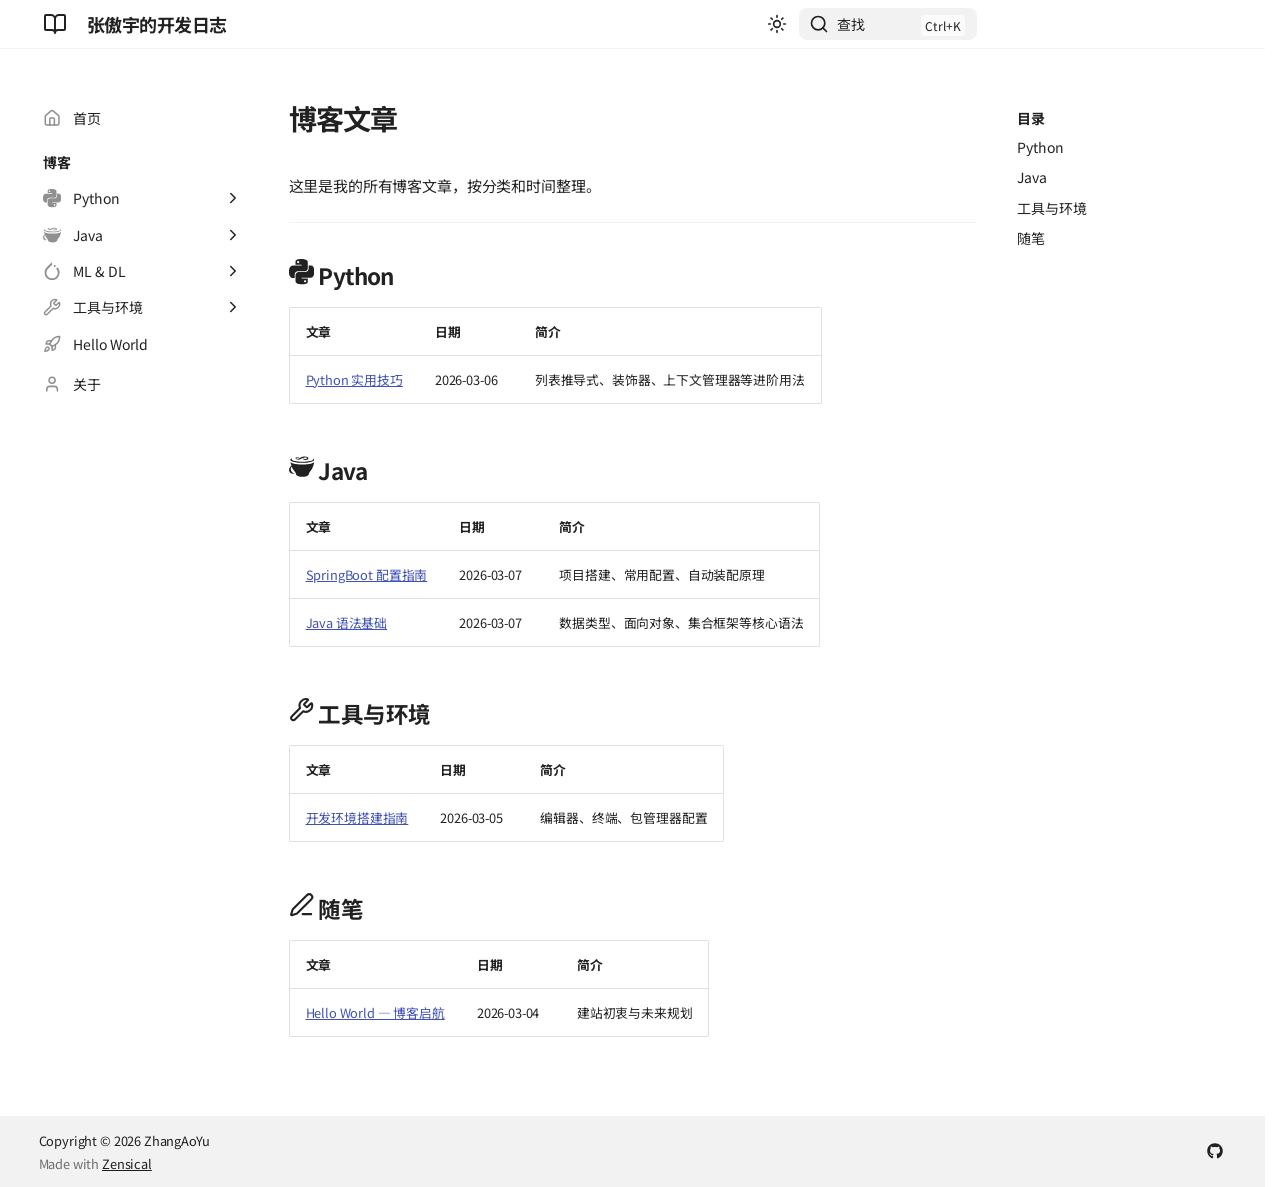
<file: site/blog/index.html>
<!doctype html>
<html lang="zh" class="no-js">
  <head>
    
      <meta charset="utf-8">
      <meta name="viewport" content="width=device-width,initial-scale=1">
      
        <meta name="description" content="一个关于编程、技术和项目实践的个人技术博客">
      
      
        <meta name="author" content="ZhangAoYu">
      
      
        <link rel="canonical" href="https://zayu2005.github.io/blog/">
      
      
      
      
        
      
      
      <link rel="icon" href="../images/favicon.png">
      <meta name="generator" content="zensical-0.0.24">
    
    
      
        <title>博客文章 - 张傲宇的开发日志</title>
      
    
    
      
        
      
      <link rel="stylesheet" href="../assets/stylesheets/modern/main.28978c9b.min.css">
      
        
          
        
        <link rel="stylesheet" href="../assets/stylesheets/modern/palette.dfe2e883.min.css">
      
      


    
    
      
    
    
      
        
        
        <link rel="preconnect" href="https://fonts.gstatic.com" crossorigin>
        <link rel="stylesheet" href="https://fonts.googleapis.com/css?family=Noto+Sans+SC:300,300i,400,400i,500,500i,700,700i%7CJetBrains+Mono:400,400i,700,700i&display=fallback">
        <style>:root{--md-text-font:"Noto Sans SC";--md-code-font:"JetBrains Mono"}</style>
      
    
    
      <link rel="stylesheet" href="../stylesheets/extra.css">
    
    <script>__md_scope=new URL("..",location),__md_hash=e=>[...e].reduce(((e,t)=>(e<<5)-e+t.charCodeAt(0)),0),__md_get=(e,t=localStorage,a=__md_scope)=>JSON.parse(t.getItem(a.pathname+"."+e)),__md_set=(e,t,a=localStorage,_=__md_scope)=>{try{a.setItem(_.pathname+"."+e,JSON.stringify(t))}catch(e){}},document.documentElement.setAttribute("data-platform",navigator.platform)</script>
    
      

    
    
  </head>
  
  
    
    
      
    
    
    
    
    <body dir="ltr" data-md-color-scheme="default" data-md-color-primary="indigo" data-md-color-accent="indigo">
  
    
    <input class="md-toggle" data-md-toggle="drawer" type="checkbox" id="__drawer" autocomplete="off">
    <input class="md-toggle" data-md-toggle="search" type="checkbox" id="__search" autocomplete="off">
    <label class="md-overlay" for="__drawer"></label>
    <div data-md-component="skip">
      
        
        <a href="#_1" class="md-skip">
          跳转至
        </a>
      
    </div>
    <div data-md-component="announce">
      
    </div>
    
    
      

  

<header class="md-header md-header--shadow" data-md-component="header">
  <nav class="md-header__inner md-grid" aria-label="页眉">
    <a href="./.." title="张傲宇的开发日志" class="md-header__button md-logo" aria-label="张傲宇的开发日志" data-md-component="logo">
      
  
  <svg xmlns="http://www.w3.org/2000/svg" fill="none" stroke="currentColor" stroke-linecap="round" stroke-linejoin="round" stroke-width="2" class="lucide lucide-book-open" viewBox="0 0 24 24"><path d="M12 7v14M3 18a1 1 0 0 1-1-1V4a1 1 0 0 1 1-1h5a4 4 0 0 1 4 4 4 4 0 0 1 4-4h5a1 1 0 0 1 1 1v13a1 1 0 0 1-1 1h-6a3 3 0 0 0-3 3 3 3 0 0 0-3-3z"/></svg>

    </a>
    <label class="md-header__button md-icon" for="__drawer">
      
      <svg xmlns="http://www.w3.org/2000/svg" fill="none" stroke="currentColor" stroke-linecap="round" stroke-linejoin="round" stroke-width="2" class="lucide lucide-menu" viewBox="0 0 24 24"><path d="M4 5h16M4 12h16M4 19h16"/></svg>
    </label>
    <div class="md-header__title" data-md-component="header-title">
      <div class="md-header__ellipsis">
        <div class="md-header__topic">
          <span class="md-ellipsis">
            张傲宇的开发日志
          </span>
        </div>
        <div class="md-header__topic" data-md-component="header-topic">
          <span class="md-ellipsis">
            
              博客文章
            
          </span>
        </div>
      </div>
    </div>
    
      
        <form class="md-header__option" data-md-component="palette">
  
    
    
    
    <input class="md-option" data-md-color-media="none" data-md-color-scheme="default" data-md-color-primary="indigo" data-md-color-accent="indigo"  aria-label="切换到暗色模式"  type="radio" name="__palette" id="__palette_0">
    
      <label class="md-header__button md-icon" title="切换到暗色模式" for="__palette_1" hidden>
        <svg xmlns="http://www.w3.org/2000/svg" fill="none" stroke="currentColor" stroke-linecap="round" stroke-linejoin="round" stroke-width="2" class="lucide lucide-sun" viewBox="0 0 24 24"><circle cx="12" cy="12" r="4"/><path d="M12 2v2M12 20v2M4.93 4.93l1.41 1.41M17.66 17.66l1.41 1.41M2 12h2M20 12h2M6.34 17.66l-1.41 1.41M19.07 4.93l-1.41 1.41"/></svg>
      </label>
    
  
    
    
    
    <input class="md-option" data-md-color-media="none" data-md-color-scheme="slate" data-md-color-primary="indigo" data-md-color-accent="indigo"  aria-label="切换到亮色模式"  type="radio" name="__palette" id="__palette_1">
    
      <label class="md-header__button md-icon" title="切换到亮色模式" for="__palette_0" hidden>
        <svg xmlns="http://www.w3.org/2000/svg" fill="none" stroke="currentColor" stroke-linecap="round" stroke-linejoin="round" stroke-width="2" class="lucide lucide-moon" viewBox="0 0 24 24"><path d="M20.985 12.486a9 9 0 1 1-9.473-9.472c.405-.022.617.46.402.803a6 6 0 0 0 8.268 8.268c.344-.215.825-.004.803.401"/></svg>
      </label>
    
  
</form>
      
    
    
      <script>var palette=__md_get("__palette");if(palette&&palette.color){if("(prefers-color-scheme)"===palette.color.media){var media=matchMedia("(prefers-color-scheme: light)"),input=document.querySelector(media.matches?"[data-md-color-media='(prefers-color-scheme: light)']":"[data-md-color-media='(prefers-color-scheme: dark)']");palette.color.media=input.getAttribute("data-md-color-media"),palette.color.scheme=input.getAttribute("data-md-color-scheme"),palette.color.primary=input.getAttribute("data-md-color-primary"),palette.color.accent=input.getAttribute("data-md-color-accent")}for(var[key,value]of Object.entries(palette.color))document.body.setAttribute("data-md-color-"+key,value)}</script>
    
    
    
      
      
        <label class="md-header__button md-icon" for="__search">
          
          <svg xmlns="http://www.w3.org/2000/svg" fill="none" stroke="currentColor" stroke-linecap="round" stroke-linejoin="round" stroke-width="2" class="lucide lucide-search" viewBox="0 0 24 24"><path d="m21 21-4.34-4.34"/><circle cx="11" cy="11" r="8"/></svg>
        </label>
        <div class="md-search" data-md-component="search" role="dialog" aria-label="查找">
  <button type="button" class="md-search__button">
    查找
  </button>
</div>
      
    
    <div class="md-header__source">
      
    </div>
  </nav>
  
</header>
    
    <div class="md-container" data-md-component="container">
      
      
        
          
        
      
      <main class="md-main" data-md-component="main">
        <div class="md-main__inner md-grid">
          
            
              
              <div class="md-sidebar md-sidebar--primary" data-md-component="sidebar" data-md-type="navigation" >
                <div class="md-sidebar__scrollwrap">
                  <div class="md-sidebar__inner">
                    



<nav class="md-nav md-nav--primary" aria-label="导航栏" data-md-level="0">
  <label class="md-nav__title" for="__drawer">
    <a href="./.." title="张傲宇的开发日志" class="md-nav__button md-logo" aria-label="张傲宇的开发日志" data-md-component="logo">
      
  
  <svg xmlns="http://www.w3.org/2000/svg" fill="none" stroke="currentColor" stroke-linecap="round" stroke-linejoin="round" stroke-width="2" class="lucide lucide-book-open" viewBox="0 0 24 24"><path d="M12 7v14M3 18a1 1 0 0 1-1-1V4a1 1 0 0 1 1-1h5a4 4 0 0 1 4 4 4 4 0 0 1 4-4h5a1 1 0 0 1 1 1v13a1 1 0 0 1-1 1h-6a3 3 0 0 0-3 3 3 3 0 0 0-3-3z"/></svg>

    </a>
    张傲宇的开发日志
  </label>
  
  <ul class="md-nav__list" data-md-scrollfix>
    
      
      
  
  
  
  
    <li class="md-nav__item">
      <a href="./.." class="md-nav__link">
        
  
  
    <svg xmlns="http://www.w3.org/2000/svg" fill="none" stroke="currentColor" stroke-linecap="round" stroke-linejoin="round" stroke-width="2" class="lucide lucide-home" viewBox="0 0 24 24"><path d="M15 21v-8a1 1 0 0 0-1-1h-4a1 1 0 0 0-1 1v8"/><path d="M3 10a2 2 0 0 1 .709-1.528l7-6a2 2 0 0 1 2.582 0l7 6A2 2 0 0 1 21 10v9a2 2 0 0 1-2 2H5a2 2 0 0 1-2-2z"/></svg>
  
  <span class="md-ellipsis">
    
  
    首页
  

    
  </span>
  
  

      </a>
    </li>
  

    
      
      
  
  
  
  
    
    
      
        
      
        
      
        
      
        
      
        
      
    
    
    
      
        
        
      
    
    
    <li class="md-nav__item md-nav__item--section md-nav__item--nested">
      
        
        
        <input class="md-nav__toggle md-toggle " type="checkbox" id="__nav_2" >
        
          
          <label class="md-nav__link" for="__nav_2" id="__nav_2_label" tabindex="">
            
  
  
  <span class="md-ellipsis">
    
  
    博客
  

    
  </span>
  
  

            <span class="md-nav__icon md-icon"></span>
          </label>
        
        <nav class="md-nav" data-md-level="1" aria-labelledby="__nav_2_label" aria-expanded="false">
          <label class="md-nav__title" for="__nav_2">
            <span class="md-nav__icon md-icon"></span>
            
  
    博客
  

          </label>
          <ul class="md-nav__list" data-md-scrollfix>
            
              
                
  
  
  
  
    
    
      
        
          
        
      
        
      
    
    
    
      
    
    
    <li class="md-nav__item md-nav__item--nested">
      
        
        
        <input class="md-nav__toggle md-toggle " type="checkbox" id="__nav_2_1" >
        
          
          <div class="md-nav__link md-nav__container">
            <a href="./python/" class="md-nav__link ">
              
  
  
    <svg xmlns="http://www.w3.org/2000/svg" viewBox="0 0 24 24"><path d="m14.25.18.9.2.73.26.59.3.45.32.34.34.25.34.16.33.1.3.04.26.02.2-.01.13V8.5l-.05.63-.13.55-.21.46-.26.38-.3.31-.33.25-.35.19-.35.14-.33.1-.3.07-.26.04-.21.02H8.77l-.69.05-.59.14-.5.22-.41.27-.33.32-.27.35-.2.36-.15.37-.1.35-.07.32-.04.27-.02.21v3.06H3.17l-.21-.03-.28-.07-.32-.12-.35-.18-.36-.26-.36-.36-.35-.46-.32-.59-.28-.73-.21-.88-.14-1.05-.05-1.23.06-1.22.16-1.04.24-.87.32-.71.36-.57.4-.44.42-.33.42-.24.4-.16.36-.1.32-.05.24-.01h.16l.06.01h8.16v-.83H6.18l-.01-2.75-.02-.37.05-.34.11-.31.17-.28.25-.26.31-.23.38-.2.44-.18.51-.15.58-.12.64-.1.71-.06.77-.04.84-.02 1.27.05zm-6.3 1.98-.23.33-.08.41.08.41.23.34.33.22.41.09.41-.09.33-.22.23-.34.08-.41-.08-.41-.23-.33-.33-.22-.41-.09-.41.09zm13.09 3.95.28.06.32.12.35.18.36.27.36.35.35.47.32.59.28.73.21.88.14 1.04.05 1.23-.06 1.23-.16 1.04-.24.86-.32.71-.36.57-.4.45-.42.33-.42.24-.4.16-.36.09-.32.05-.24.02-.16-.01h-8.22v.82h5.84l.01 2.76.02.36-.05.34-.11.31-.17.29-.25.25-.31.24-.38.2-.44.17-.51.15-.58.13-.64.09-.71.07-.77.04-.84.01-1.27-.04-1.07-.14-.9-.2-.73-.25-.59-.3-.45-.33-.34-.34-.25-.34-.16-.33-.1-.3-.04-.25-.02-.2.01-.13v-5.34l.05-.64.13-.54.21-.46.26-.38.3-.32.33-.24.35-.2.35-.14.33-.1.3-.06.26-.04.21-.02.13-.01h5.84l.69-.05.59-.14.5-.21.41-.28.33-.32.27-.35.2-.36.15-.36.1-.35.07-.32.04-.28.02-.21V6.07h2.09l.14.01zm-6.47 14.25-.23.33-.08.41.08.41.23.33.33.23.41.08.41-.08.33-.23.23-.33.08-.41-.08-.41-.23-.33-.33-.23-.41-.08-.41.08z"/></svg>
  
  <span class="md-ellipsis">
    
  
    Python
  

    
  </span>
  
  

            </a>
            
              
              <label class="md-nav__link " for="__nav_2_1" id="__nav_2_1_label" tabindex="0">
                <span class="md-nav__icon md-icon"></span>
              </label>
            
          </div>
        
        <nav class="md-nav" data-md-level="2" aria-labelledby="__nav_2_1_label" aria-expanded="false">
          <label class="md-nav__title" for="__nav_2_1">
            <span class="md-nav__icon md-icon"></span>
            
  
    Python
  

          </label>
          <ul class="md-nav__list" data-md-scrollfix>
            
              
            
              
                
  
  
  
  
    <li class="md-nav__item">
      <a href="./python/tips/" class="md-nav__link">
        
  
  
    <svg xmlns="http://www.w3.org/2000/svg" viewBox="0 0 24 24"><path d="m14.25.18.9.2.73.26.59.3.45.32.34.34.25.34.16.33.1.3.04.26.02.2-.01.13V8.5l-.05.63-.13.55-.21.46-.26.38-.3.31-.33.25-.35.19-.35.14-.33.1-.3.07-.26.04-.21.02H8.77l-.69.05-.59.14-.5.22-.41.27-.33.32-.27.35-.2.36-.15.37-.1.35-.07.32-.04.27-.02.21v3.06H3.17l-.21-.03-.28-.07-.32-.12-.35-.18-.36-.26-.36-.36-.35-.46-.32-.59-.28-.73-.21-.88-.14-1.05-.05-1.23.06-1.22.16-1.04.24-.87.32-.71.36-.57.4-.44.42-.33.42-.24.4-.16.36-.1.32-.05.24-.01h.16l.06.01h8.16v-.83H6.18l-.01-2.75-.02-.37.05-.34.11-.31.17-.28.25-.26.31-.23.38-.2.44-.18.51-.15.58-.12.64-.1.71-.06.77-.04.84-.02 1.27.05zm-6.3 1.98-.23.33-.08.41.08.41.23.34.33.22.41.09.41-.09.33-.22.23-.34.08-.41-.08-.41-.23-.33-.33-.22-.41-.09-.41.09zm13.09 3.95.28.06.32.12.35.18.36.27.36.35.35.47.32.59.28.73.21.88.14 1.04.05 1.23-.06 1.23-.16 1.04-.24.86-.32.71-.36.57-.4.45-.42.33-.42.24-.4.16-.36.09-.32.05-.24.02-.16-.01h-8.22v.82h5.84l.01 2.76.02.36-.05.34-.11.31-.17.29-.25.25-.31.24-.38.2-.44.17-.51.15-.58.13-.64.09-.71.07-.77.04-.84.01-1.27-.04-1.07-.14-.9-.2-.73-.25-.59-.3-.45-.33-.34-.34-.25-.34-.16-.33-.1-.3-.04-.25-.02-.2.01-.13v-5.34l.05-.64.13-.54.21-.46.26-.38.3-.32.33-.24.35-.2.35-.14.33-.1.3-.06.26-.04.21-.02.13-.01h5.84l.69-.05.59-.14.5-.21.41-.28.33-.32.27-.35.2-.36.15-.36.1-.35.07-.32.04-.28.02-.21V6.07h2.09l.14.01zm-6.47 14.25-.23.33-.08.41.08.41.23.33.33.23.41.08.41-.08.33-.23.23-.33.08-.41-.08-.41-.23-.33-.33-.23-.41-.08-.41.08z"/></svg>
  
  <span class="md-ellipsis">
    
  
    Python 实用技巧
  

    
  </span>
  
  

      </a>
    </li>
  

              
            
          </ul>
        </nav>
      
    </li>
  

              
            
              
                
  
  
  
  
    
    
      
        
          
        
      
        
      
        
      
    
    
    
      
    
    
    <li class="md-nav__item md-nav__item--nested">
      
        
        
        <input class="md-nav__toggle md-toggle " type="checkbox" id="__nav_2_2" >
        
          
          <div class="md-nav__link md-nav__container">
            <a href="./java/" class="md-nav__link ">
              
  
  
    <svg xmlns="http://www.w3.org/2000/svg" viewBox="0 0 24 24"><path d="M4.645 7.472c2.1.53 4.779.8 8.008.8 3.299 0 5.918-.27 8.008-.8 2.23-.52 3.299-1.22 3.299-1.88 0-.47-.48-.93-1.35-1.28.2.13.35.35.35.59 0 .67-1.01 1.22-3.039 1.68-1.88.41-4.279.7-7.198.7-2.82 0-5.329-.29-7.138-.68-1.95-.48-2.97-1-2.97-1.68 0-.28.13-.52.52-.8-1.22.47-1.88.87-1.88 1.47.07.68 1.16 1.36 3.39 1.88m4.689-2.16c2.27-.2 2.929-1.659 5.588-1.899 1.31-.1 2.14.16 2.23.62.08.43-.57.72-1.36.78-1.09.11-1.54-.28-1.63-.65-.81.09-.94.43-.9.67.09.46 1.07.92 2.75.76 1.9-.15 2.54-.9 2.38-1.65-.2-.98-1.66-1.8-4.28-1.55-3.359.3-3.339 1.86-5.628 2.05-.94.09-1.46-.13-1.55-.5-.06-.37.4-.55.94-.59.5-.05 1.11.04 1.4.2.21-.11.28-.22.26-.35-.1-.35-.79-.5-1.66-.44-1.7.15-1.7.91-1.64 1.25.17.87 1.48 1.45 3.1 1.3zm11.417 3.84c-2.1.49-4.779.809-8.008.809-3.3 0-5.989-.34-8.078-.8-1.88-.48-2.88-1.01-3.23-1.56.18 1.23.49 2.42.89 3.55-.48.3-.91.67-1.3 1.17a4.52 4.52 0 0 0-1.019 3.098 3.6 3.6 0 0 0 1.42 2.62c.87.68 1.81.88 2.879.68.41-.07.87-.28 1.29-.42-.88 0-1.62-.28-2.36-.87a3.55 3.55 0 0 1-1.49-2.42c-.2-.94 0-1.81.53-2.579.12-.15.25-.28.39-.4.3.73.62 1.45.98 2.12.81 1.23 1.62 2.299 2.43 3.459.35.68.58 1.35.74 2.019a3.9 3.9 0 0 0 2.229 1.5c1.15.4 2.35.58 3.579.51h.13a10.2 10.2 0 0 0 3.689-.52 4.18 4.18 0 0 0 2.16-1.49h.07c.13-.67.35-1.34.67-2.02.799-1.17 1.619-2.229 2.419-3.458A20.995 20.993 0 0 0 24 7.612c-.43.6-1.44 1.13-3.25 1.54z"/></svg>
  
  <span class="md-ellipsis">
    
  
    Java
  

    
  </span>
  
  

            </a>
            
              
              <label class="md-nav__link " for="__nav_2_2" id="__nav_2_2_label" tabindex="0">
                <span class="md-nav__icon md-icon"></span>
              </label>
            
          </div>
        
        <nav class="md-nav" data-md-level="2" aria-labelledby="__nav_2_2_label" aria-expanded="false">
          <label class="md-nav__title" for="__nav_2_2">
            <span class="md-nav__icon md-icon"></span>
            
  
    Java
  

          </label>
          <ul class="md-nav__list" data-md-scrollfix>
            
              
            
              
                
  
  
  
  
    <li class="md-nav__item">
      <a href="./java/basics/" class="md-nav__link">
        
  
  
    <svg xmlns="http://www.w3.org/2000/svg" viewBox="0 0 24 24"><path d="M4.645 7.472c2.1.53 4.779.8 8.008.8 3.299 0 5.918-.27 8.008-.8 2.23-.52 3.299-1.22 3.299-1.88 0-.47-.48-.93-1.35-1.28.2.13.35.35.35.59 0 .67-1.01 1.22-3.039 1.68-1.88.41-4.279.7-7.198.7-2.82 0-5.329-.29-7.138-.68-1.95-.48-2.97-1-2.97-1.68 0-.28.13-.52.52-.8-1.22.47-1.88.87-1.88 1.47.07.68 1.16 1.36 3.39 1.88m4.689-2.16c2.27-.2 2.929-1.659 5.588-1.899 1.31-.1 2.14.16 2.23.62.08.43-.57.72-1.36.78-1.09.11-1.54-.28-1.63-.65-.81.09-.94.43-.9.67.09.46 1.07.92 2.75.76 1.9-.15 2.54-.9 2.38-1.65-.2-.98-1.66-1.8-4.28-1.55-3.359.3-3.339 1.86-5.628 2.05-.94.09-1.46-.13-1.55-.5-.06-.37.4-.55.94-.59.5-.05 1.11.04 1.4.2.21-.11.28-.22.26-.35-.1-.35-.79-.5-1.66-.44-1.7.15-1.7.91-1.64 1.25.17.87 1.48 1.45 3.1 1.3zm11.417 3.84c-2.1.49-4.779.809-8.008.809-3.3 0-5.989-.34-8.078-.8-1.88-.48-2.88-1.01-3.23-1.56.18 1.23.49 2.42.89 3.55-.48.3-.91.67-1.3 1.17a4.52 4.52 0 0 0-1.019 3.098 3.6 3.6 0 0 0 1.42 2.62c.87.68 1.81.88 2.879.68.41-.07.87-.28 1.29-.42-.88 0-1.62-.28-2.36-.87a3.55 3.55 0 0 1-1.49-2.42c-.2-.94 0-1.81.53-2.579.12-.15.25-.28.39-.4.3.73.62 1.45.98 2.12.81 1.23 1.62 2.299 2.43 3.459.35.68.58 1.35.74 2.019a3.9 3.9 0 0 0 2.229 1.5c1.15.4 2.35.58 3.579.51h.13a10.2 10.2 0 0 0 3.689-.52 4.18 4.18 0 0 0 2.16-1.49h.07c.13-.67.35-1.34.67-2.02.799-1.17 1.619-2.229 2.419-3.458A20.995 20.993 0 0 0 24 7.612c-.43.6-1.44 1.13-3.25 1.54z"/></svg>
  
  <span class="md-ellipsis">
    
  
    Java 语法基础
  

    
  </span>
  
  

      </a>
    </li>
  

              
            
              
                
  
  
  
  
    <li class="md-nav__item">
      <a href="./java/springboot/" class="md-nav__link">
        
  
  
    <svg xmlns="http://www.w3.org/2000/svg" viewBox="0 0 24 24"><path d="m23.693 10.706-4.73-8.185c-.41-.71-1.417-1.294-2.24-1.294h-9.45c-.82 0-1.831.584-2.24 1.294L.306 10.706c-.41.71-.41 1.873 0 2.584l4.725 8.189c.41.71 1.417 1.294 2.24 1.294h9.455c.82 0 1.826-.584 2.24-1.294l4.726-8.19c.41-.71.41-1.873 0-2.583zM10.976 5.755c0-.537.438-.975.974-.975s.975.438.975.975v5.821a.976.976 0 0 1-1.948 0zm.974 12.43a6.616 6.616 0 0 1-6.607-6.609A6.64 6.64 0 0 1 8.01 6.272a.866.866 0 0 1 1.214.18.866.866 0 0 1-.178 1.213 4.876 4.876 0 0 0 5.812 7.827 4.88 4.88 0 0 0 1.967-3.916 4.9 4.9 0 0 0-1.986-3.925.87.87 0 0 1-.183-1.214.87.87 0 0 1 1.214-.183 6.63 6.63 0 0 1 2.687 5.322 6.613 6.613 0 0 1-6.608 6.608"/></svg>
  
  <span class="md-ellipsis">
    
  
    SpringBoot 配置指南
  

    
  </span>
  
  

      </a>
    </li>
  

              
            
          </ul>
        </nav>
      
    </li>
  

              
            
              
                
  
  
  
  
    
    
      
        
          
        
      
        
      
    
    
    
      
    
    
    <li class="md-nav__item md-nav__item--nested">
      
        
        
        <input class="md-nav__toggle md-toggle " type="checkbox" id="__nav_2_3" >
        
          
          <div class="md-nav__link md-nav__container">
            <a href="./dl/" class="md-nav__link ">
              
  
  
    <svg xmlns="http://www.w3.org/2000/svg" viewBox="0 0 24 24"><path d="M12.005 0 4.952 7.053a9.865 9.865 0 0 0 0 14.022 9.866 9.866 0 0 0 14.022 0c3.984-3.9 3.986-10.205.085-14.023l-1.744 1.743c2.904 2.905 2.904 7.634 0 10.538s-7.634 2.904-10.538 0-2.904-7.634 0-10.538l4.647-4.646.582-.665zm3.568 3.899a1.327 1.327 0 0 0-1.327 1.327 1.327 1.327 0 0 0 1.327 1.328A1.327 1.327 0 0 0 16.9 5.226 1.327 1.327 0 0 0 15.573 3.9z"/></svg>
  
  <span class="md-ellipsis">
    
  
    ML & DL
  

    
  </span>
  
  

            </a>
            
              
              <label class="md-nav__link " for="__nav_2_3" id="__nav_2_3_label" tabindex="0">
                <span class="md-nav__icon md-icon"></span>
              </label>
            
          </div>
        
        <nav class="md-nav" data-md-level="2" aria-labelledby="__nav_2_3_label" aria-expanded="false">
          <label class="md-nav__title" for="__nav_2_3">
            <span class="md-nav__icon md-icon"></span>
            
  
    ML & DL
  

          </label>
          <ul class="md-nav__list" data-md-scrollfix>
            
              
            
              
                
  
  
  
  
    <li class="md-nav__item">
      <a href="./dl/softmax/" class="md-nav__link">
        
  
  
  <span class="md-ellipsis">
    
  
    Softmax
  

    
  </span>
  
  

      </a>
    </li>
  

              
            
          </ul>
        </nav>
      
    </li>
  

              
            
              
                
  
  
  
  
    
    
      
        
          
        
      
        
      
    
    
    
      
    
    
    <li class="md-nav__item md-nav__item--nested">
      
        
        
        <input class="md-nav__toggle md-toggle " type="checkbox" id="__nav_2_4" >
        
          
          <div class="md-nav__link md-nav__container">
            <a href="./tools/" class="md-nav__link ">
              
  
  
    <svg xmlns="http://www.w3.org/2000/svg" fill="none" stroke="currentColor" stroke-linecap="round" stroke-linejoin="round" stroke-width="2" class="lucide lucide-wrench" viewBox="0 0 24 24"><path d="M14.7 6.3a1 1 0 0 0 0 1.4l1.6 1.6a1 1 0 0 0 1.4 0l3.106-3.105c.32-.322.863-.22.983.218a6 6 0 0 1-8.259 7.057l-7.91 7.91a1 1 0 0 1-2.999-3l7.91-7.91a6 6 0 0 1 7.057-8.259c.438.12.54.662.219.984z"/></svg>
  
  <span class="md-ellipsis">
    
  
    工具与环境
  

    
  </span>
  
  

            </a>
            
              
              <label class="md-nav__link " for="__nav_2_4" id="__nav_2_4_label" tabindex="0">
                <span class="md-nav__icon md-icon"></span>
              </label>
            
          </div>
        
        <nav class="md-nav" data-md-level="2" aria-labelledby="__nav_2_4_label" aria-expanded="false">
          <label class="md-nav__title" for="__nav_2_4">
            <span class="md-nav__icon md-icon"></span>
            
  
    工具与环境
  

          </label>
          <ul class="md-nav__list" data-md-scrollfix>
            
              
            
              
                
  
  
  
  
    <li class="md-nav__item">
      <a href="./tools/dev-environment/" class="md-nav__link">
        
  
  
    <svg xmlns="http://www.w3.org/2000/svg" fill="none" stroke="currentColor" stroke-linecap="round" stroke-linejoin="round" stroke-width="2" class="lucide lucide-monitor" viewBox="0 0 24 24"><rect width="20" height="14" x="2" y="3" rx="2"/><path d="M8 21h8M12 17v4"/></svg>
  
  <span class="md-ellipsis">
    
  
    开发环境搭建指南
  

    
  </span>
  
  

      </a>
    </li>
  

              
            
          </ul>
        </nav>
      
    </li>
  

              
            
              
                
  
  
  
  
    <li class="md-nav__item">
      <a href="./hello-world/" class="md-nav__link">
        
  
  
    <svg xmlns="http://www.w3.org/2000/svg" fill="none" stroke="currentColor" stroke-linecap="round" stroke-linejoin="round" stroke-width="2" class="lucide lucide-rocket" viewBox="0 0 24 24"><path d="M4.5 16.5c-1.5 1.26-2 5-2 5s3.74-.5 5-2c.71-.84.7-2.13-.09-2.91a2.18 2.18 0 0 0-2.91-.09M12 15l-3-3a22 22 0 0 1 2-3.95A12.88 12.88 0 0 1 22 2c0 2.72-.78 7.5-6 11a22.4 22.4 0 0 1-4 2"/><path d="M9 12H4s.55-3.03 2-4c1.62-1.08 5 0 5 0M12 15v5s3.03-.55 4-2c1.08-1.62 0-5 0-5"/></svg>
  
  <span class="md-ellipsis">
    
  
    Hello World
  

    
  </span>
  
  

      </a>
    </li>
  

              
            
          </ul>
        </nav>
      
    </li>
  

    
      
      
  
  
  
  
    <li class="md-nav__item">
      <a href="../about/" class="md-nav__link">
        
  
  
    <svg xmlns="http://www.w3.org/2000/svg" fill="none" stroke="currentColor" stroke-linecap="round" stroke-linejoin="round" stroke-width="2" class="lucide lucide-user" viewBox="0 0 24 24"><path d="M19 21v-2a4 4 0 0 0-4-4H9a4 4 0 0 0-4 4v2"/><circle cx="12" cy="7" r="4"/></svg>
  
  <span class="md-ellipsis">
    
  
    关于
  

    
  </span>
  
  

      </a>
    </li>
  

    
  </ul>
</nav>
                  </div>
                </div>
              </div>
            
            
              
              <div class="md-sidebar md-sidebar--secondary" data-md-component="sidebar" data-md-type="toc" >
                <div class="md-sidebar__scrollwrap">
                  <div class="md-sidebar__inner">
                    


<nav class="md-nav md-nav--secondary" aria-label="目录">
  
  
  
    
  
  
    <label class="md-nav__title" for="__toc">
      <span class="md-nav__icon md-icon"></span>
      目录
    </label>
    <ul class="md-nav__list" data-md-component="toc" data-md-scrollfix>
      
        <li class="md-nav__item">
  <a href="#python" class="md-nav__link">
    <span class="md-ellipsis">
      
        Python
      
    </span>
  </a>
  
</li>
      
        <li class="md-nav__item">
  <a href="#java" class="md-nav__link">
    <span class="md-ellipsis">
      
        Java
      
    </span>
  </a>
  
</li>
      
        <li class="md-nav__item">
  <a href="#_2" class="md-nav__link">
    <span class="md-ellipsis">
      
        工具与环境
      
    </span>
  </a>
  
</li>
      
        <li class="md-nav__item">
  <a href="#_3" class="md-nav__link">
    <span class="md-ellipsis">
      
        随笔
      
    </span>
  </a>
  
</li>
      
    </ul>
  
</nav>
                  </div>
                </div>
              </div>
            
          
          
            <div class="md-content" data-md-component="content">
              
                



  


              
              <article class="md-content__inner md-typeset">
                
                  

<h1 id="_1">博客文章<a class="headerlink" href="#_1" title="Permanent link">&para;</a></h1>
<p>这里是我的所有博客文章，按分类和时间整理。</p>
<hr />
<h2 id="python"><span class="twemoji"><svg xmlns="http://www.w3.org/2000/svg" viewBox="0 0 24 24"><path d="m14.25.18.9.2.73.26.59.3.45.32.34.34.25.34.16.33.1.3.04.26.02.2-.01.13V8.5l-.05.63-.13.55-.21.46-.26.38-.3.31-.33.25-.35.19-.35.14-.33.1-.3.07-.26.04-.21.02H8.77l-.69.05-.59.14-.5.22-.41.27-.33.32-.27.35-.2.36-.15.37-.1.35-.07.32-.04.27-.02.21v3.06H3.17l-.21-.03-.28-.07-.32-.12-.35-.18-.36-.26-.36-.36-.35-.46-.32-.59-.28-.73-.21-.88-.14-1.05-.05-1.23.06-1.22.16-1.04.24-.87.32-.71.36-.57.4-.44.42-.33.42-.24.4-.16.36-.1.32-.05.24-.01h.16l.06.01h8.16v-.83H6.18l-.01-2.75-.02-.37.05-.34.11-.31.17-.28.25-.26.31-.23.38-.2.44-.18.51-.15.58-.12.64-.1.71-.06.77-.04.84-.02 1.27.05zm-6.3 1.98-.23.33-.08.41.08.41.23.34.33.22.41.09.41-.09.33-.22.23-.34.08-.41-.08-.41-.23-.33-.33-.22-.41-.09-.41.09zm13.09 3.95.28.06.32.12.35.18.36.27.36.35.35.47.32.59.28.73.21.88.14 1.04.05 1.23-.06 1.23-.16 1.04-.24.86-.32.71-.36.57-.4.45-.42.33-.42.24-.4.16-.36.09-.32.05-.24.02-.16-.01h-8.22v.82h5.84l.01 2.76.02.36-.05.34-.11.31-.17.29-.25.25-.31.24-.38.2-.44.17-.51.15-.58.13-.64.09-.71.07-.77.04-.84.01-1.27-.04-1.07-.14-.9-.2-.73-.25-.59-.3-.45-.33-.34-.34-.25-.34-.16-.33-.1-.3-.04-.25-.02-.2.01-.13v-5.34l.05-.64.13-.54.21-.46.26-.38.3-.32.33-.24.35-.2.35-.14.33-.1.3-.06.26-.04.21-.02.13-.01h5.84l.69-.05.59-.14.5-.21.41-.28.33-.32.27-.35.2-.36.15-.36.1-.35.07-.32.04-.28.02-.21V6.07h2.09l.14.01zm-6.47 14.25-.23.33-.08.41.08.41.23.33.33.23.41.08.41-.08.33-.23.23-.33.08-.41-.08-.41-.23-.33-.33-.23-.41-.08-.41.08z"/></svg></span> Python<a class="headerlink" href="#python" title="Permanent link">&para;</a></h2>
<table>
<thead>
<tr>
<th>文章</th>
<th>日期</th>
<th>简介</th>
</tr>
</thead>
<tbody>
<tr>
<td><a href="python/tips/">Python 实用技巧</a></td>
<td>2026-03-06</td>
<td>列表推导式、装饰器、上下文管理器等进阶用法</td>
</tr>
</tbody>
</table>
<h2 id="java"><span class="twemoji"><svg xmlns="http://www.w3.org/2000/svg" viewBox="0 0 24 24"><path d="M4.645 7.472c2.1.53 4.779.8 8.008.8 3.299 0 5.918-.27 8.008-.8 2.23-.52 3.299-1.22 3.299-1.88 0-.47-.48-.93-1.35-1.28.2.13.35.35.35.59 0 .67-1.01 1.22-3.039 1.68-1.88.41-4.279.7-7.198.7-2.82 0-5.329-.29-7.138-.68-1.95-.48-2.97-1-2.97-1.68 0-.28.13-.52.52-.8-1.22.47-1.88.87-1.88 1.47.07.68 1.16 1.36 3.39 1.88m4.689-2.16c2.27-.2 2.929-1.659 5.588-1.899 1.31-.1 2.14.16 2.23.62.08.43-.57.72-1.36.78-1.09.11-1.54-.28-1.63-.65-.81.09-.94.43-.9.67.09.46 1.07.92 2.75.76 1.9-.15 2.54-.9 2.38-1.65-.2-.98-1.66-1.8-4.28-1.55-3.359.3-3.339 1.86-5.628 2.05-.94.09-1.46-.13-1.55-.5-.06-.37.4-.55.94-.59.5-.05 1.11.04 1.4.2.21-.11.28-.22.26-.35-.1-.35-.79-.5-1.66-.44-1.7.15-1.7.91-1.64 1.25.17.87 1.48 1.45 3.1 1.3zm11.417 3.84c-2.1.49-4.779.809-8.008.809-3.3 0-5.989-.34-8.078-.8-1.88-.48-2.88-1.01-3.23-1.56.18 1.23.49 2.42.89 3.55-.48.3-.91.67-1.3 1.17a4.52 4.52 0 0 0-1.019 3.098 3.6 3.6 0 0 0 1.42 2.62c.87.68 1.81.88 2.879.68.41-.07.87-.28 1.29-.42-.88 0-1.62-.28-2.36-.87a3.55 3.55 0 0 1-1.49-2.42c-.2-.94 0-1.81.53-2.579.12-.15.25-.28.39-.4.3.73.62 1.45.98 2.12.81 1.23 1.62 2.299 2.43 3.459.35.68.58 1.35.74 2.019a3.9 3.9 0 0 0 2.229 1.5c1.15.4 2.35.58 3.579.51h.13a10.2 10.2 0 0 0 3.689-.52 4.18 4.18 0 0 0 2.16-1.49h.07c.13-.67.35-1.34.67-2.02.799-1.17 1.619-2.229 2.419-3.458A20.995 20.993 0 0 0 24 7.612c-.43.6-1.44 1.13-3.25 1.54z"/></svg></span> Java<a class="headerlink" href="#java" title="Permanent link">&para;</a></h2>
<table>
<thead>
<tr>
<th>文章</th>
<th>日期</th>
<th>简介</th>
</tr>
</thead>
<tbody>
<tr>
<td><a href="java/springboot/">SpringBoot 配置指南</a></td>
<td>2026-03-07</td>
<td>项目搭建、常用配置、自动装配原理</td>
</tr>
<tr>
<td><a href="java/basics/">Java 语法基础</a></td>
<td>2026-03-07</td>
<td>数据类型、面向对象、集合框架等核心语法</td>
</tr>
</tbody>
</table>
<h2 id="_2"><span class="twemoji"><svg xmlns="http://www.w3.org/2000/svg" fill="none" stroke="currentColor" stroke-linecap="round" stroke-linejoin="round" stroke-width="2" class="lucide lucide-wrench" viewBox="0 0 24 24"><path d="M14.7 6.3a1 1 0 0 0 0 1.4l1.6 1.6a1 1 0 0 0 1.4 0l3.106-3.105c.32-.322.863-.22.983.218a6 6 0 0 1-8.259 7.057l-7.91 7.91a1 1 0 0 1-2.999-3l7.91-7.91a6 6 0 0 1 7.057-8.259c.438.12.54.662.219.984z"/></svg></span> 工具与环境<a class="headerlink" href="#_2" title="Permanent link">&para;</a></h2>
<table>
<thead>
<tr>
<th>文章</th>
<th>日期</th>
<th>简介</th>
</tr>
</thead>
<tbody>
<tr>
<td><a href="tools/dev-environment/">开发环境搭建指南</a></td>
<td>2026-03-05</td>
<td>编辑器、终端、包管理器配置</td>
</tr>
</tbody>
</table>
<h2 id="_3"><span class="twemoji"><svg xmlns="http://www.w3.org/2000/svg" fill="none" stroke="currentColor" stroke-linecap="round" stroke-linejoin="round" stroke-width="2" class="lucide lucide-pen-line" viewBox="0 0 24 24"><path d="M13 21h8M21.174 6.812a1 1 0 0 0-3.986-3.987L3.842 16.174a2 2 0 0 0-.5.83l-1.321 4.352a.5.5 0 0 0 .623.622l4.353-1.32a2 2 0 0 0 .83-.497z"/></svg></span> 随笔<a class="headerlink" href="#_3" title="Permanent link">&para;</a></h2>
<table>
<thead>
<tr>
<th>文章</th>
<th>日期</th>
<th>简介</th>
</tr>
</thead>
<tbody>
<tr>
<td><a href="hello-world/">Hello World — 博客启航</a></td>
<td>2026-03-04</td>
<td>建站初衷与未来规划</td>
</tr>
</tbody>
</table>









  
  






                
              </article>
            </div>
          
          
  <script>var tabs=__md_get("__tabs");if(Array.isArray(tabs))e:for(var set of document.querySelectorAll(".tabbed-set")){var labels=set.querySelector(".tabbed-labels");for(var tab of tabs)for(var label of labels.getElementsByTagName("label"))if(label.innerText.trim()===tab){var input=document.getElementById(label.htmlFor);input.checked=!0;continue e}}</script>

<script>var target=document.getElementById(location.hash.slice(1));target&&target.name&&(target.checked=target.name.startsWith("__tabbed_"))</script>
        </div>
        
          <button type="button" class="md-top md-icon" data-md-component="top" hidden>
  
  <svg xmlns="http://www.w3.org/2000/svg" fill="none" stroke="currentColor" stroke-linecap="round" stroke-linejoin="round" stroke-width="2" class="lucide lucide-circle-arrow-up" viewBox="0 0 24 24"><circle cx="12" cy="12" r="10"/><path d="m16 12-4-4-4 4M12 16V8"/></svg>
  回到页面顶部
</button>
        
      </main>
      
        <footer class="md-footer">
  
    
  
  <div class="md-footer-meta md-typeset">
    <div class="md-footer-meta__inner md-grid">
      <div class="md-copyright">
  
    <div class="md-copyright__highlight">
      Copyright &copy; 2026 ZhangAoYu

    </div>
  
  
    Made with
    <a href="https://zensical.org/" target="_blank" rel="noopener">
      Zensical
    </a>
  
</div>
      
        
<div class="md-social">
  
    
    
    
    
      
      
    
    <a href="https://github.com/zayu2005" target="_blank" rel="noopener" title="github.com" class="md-social__link">
      <svg xmlns="http://www.w3.org/2000/svg" viewBox="0 0 512 512"><!--! Font Awesome Free 7.1.0 by @fontawesome - https://fontawesome.com License - https://fontawesome.com/license/free (Icons: CC BY 4.0, Fonts: SIL OFL 1.1, Code: MIT License) Copyright 2025 Fonticons, Inc.--><path fill="currentColor" d="M173.9 397.4c0 2-2.3 3.6-5.2 3.6-3.3.3-5.6-1.3-5.6-3.6 0-2 2.3-3.6 5.2-3.6 3-.3 5.6 1.3 5.6 3.6m-31.1-4.5c-.7 2 1.3 4.3 4.3 4.9 2.6 1 5.6 0 6.2-2s-1.3-4.3-4.3-5.2c-2.6-.7-5.5.3-6.2 2.3m44.2-1.7c-2.9.7-4.9 2.6-4.6 4.9.3 2 2.9 3.3 5.9 2.6 2.9-.7 4.9-2.6 4.6-4.6-.3-1.9-3-3.2-5.9-2.9M252.8 8C114.1 8 8 113.3 8 252c0 110.9 69.8 205.8 169.5 239.2 12.8 2.3 17.3-5.6 17.3-12.1 0-6.2-.3-40.4-.3-61.4 0 0-70 15-84.7-29.8 0 0-11.4-29.1-27.8-36.6 0 0-22.9-15.7 1.6-15.4 0 0 24.9 2 38.6 25.8 21.9 38.6 58.6 27.5 72.9 20.9 2.3-16 8.8-27.1 16-33.7-55.9-6.2-112.3-14.3-112.3-110.5 0-27.5 7.6-41.3 23.6-58.9-2.6-6.5-11.1-33.3 2.6-67.9 20.9-6.5 69 27 69 27 20-5.6 41.5-8.5 62.8-8.5s42.8 2.9 62.8 8.5c0 0 48.1-33.6 69-27 13.7 34.7 5.2 61.4 2.6 67.9 16 17.7 25.8 31.5 25.8 58.9 0 96.5-58.9 104.2-114.8 110.5 9.2 7.9 17 22.9 17 46.4 0 33.7-.3 75.4-.3 83.6 0 6.5 4.6 14.4 17.3 12.1C436.2 457.8 504 362.9 504 252 504 113.3 391.5 8 252.8 8M105.2 352.9c-1.3 1-1 3.3.7 5.2 1.6 1.6 3.9 2.3 5.2 1 1.3-1 1-3.3-.7-5.2-1.6-1.6-3.9-2.3-5.2-1m-10.8-8.1c-.7 1.3.3 2.9 2.3 3.9 1.6 1 3.6.7 4.3-.7.7-1.3-.3-2.9-2.3-3.9-2-.6-3.6-.3-4.3.7m32.4 35.6c-1.6 1.3-1 4.3 1.3 6.2 2.3 2.3 5.2 2.6 6.5 1 1.3-1.3.7-4.3-1.3-6.2-2.2-2.3-5.2-2.6-6.5-1m-11.4-14.7c-1.6 1-1.6 3.6 0 5.9s4.3 3.3 5.6 2.3c1.6-1.3 1.6-3.9 0-6.2-1.4-2.3-4-3.3-5.6-2"/></svg>
    </a>
  
</div>
      
    </div>
  </div>
</footer>
      
    </div>
    <div class="md-dialog" data-md-component="dialog">
      <div class="md-dialog__inner md-typeset"></div>
    </div>
    
    
    
      
      
      
      <script id="__config" type="application/json">{"annotate":null,"base":"..","features":["announce.dismiss","content.code.annotate","content.code.copy","content.code.select","content.footnote.tooltips","content.tabs.link","content.tooltips","navigation.footer","navigation.indexes","navigation.instant","navigation.instant.prefetch","navigation.path","navigation.sections","navigation.top","navigation.tracking","search.highlight"],"search":"../assets/javascripts/workers/search.e2d2d235.min.js","tags":null,"translations":{"clipboard.copied":"已复制","clipboard.copy":"复制","search.result.more.one":"在该页上还有 1 个符合条件的结果","search.result.more.other":"在该页上还有 # 个符合条件的结果","search.result.none":"没有找到符合条件的结果","search.result.one":"找到 1 个符合条件的结果","search.result.other":"# 个符合条件的结果","search.result.placeholder":"键入以开始搜索","search.result.term.missing":"缺少","select.version":"选择当前版本"},"version":null}</script>
    
    
      <script src="../assets/javascripts/bundle.16f8adc2.min.js"></script>
      
    
  </body>
</html>
</file>
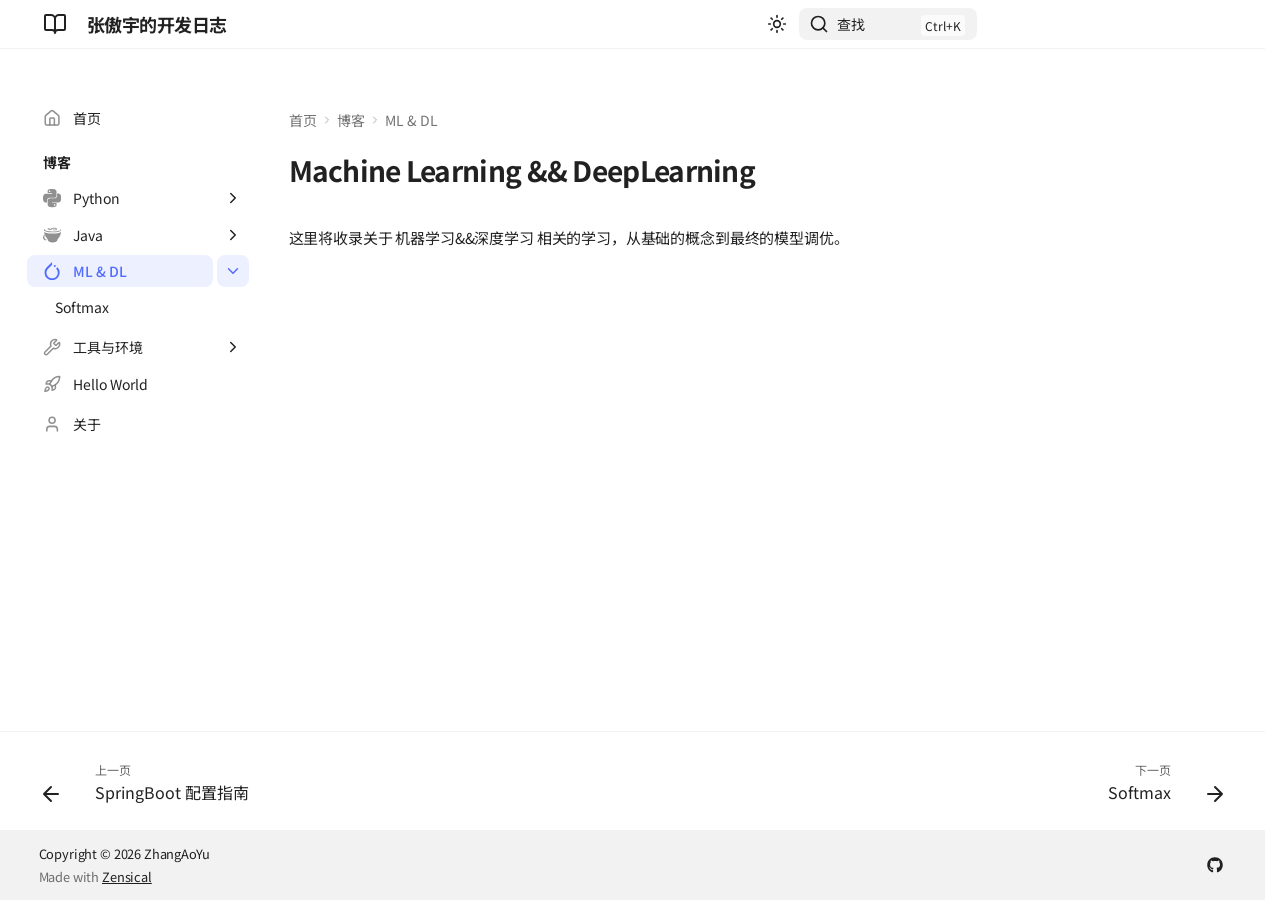
<file: site/blog/dl/index.html>
<!doctype html>
<html lang="zh" class="no-js">
  <head>
    
      <meta charset="utf-8">
      <meta name="viewport" content="width=device-width,initial-scale=1">
      
        <meta name="description" content="一个关于编程、技术和项目实践的个人技术博客">
      
      
        <meta name="author" content="ZhangAoYu">
      
      
        <link rel="canonical" href="https://zayu2005.github.io/blog/dl/">
      
      
        <link rel="prev" href="../java/springboot/">
      
      
        <link rel="next" href="./softmax/">
      
      
        
      
      
      <link rel="icon" href="../../images/favicon.png">
      <meta name="generator" content="zensical-0.0.24">
    
    
      
        <title>Machine Learning && DeepLearning - 张傲宇的开发日志</title>
      
    
    
      
        
      
      <link rel="stylesheet" href="../../assets/stylesheets/modern/main.28978c9b.min.css">
      
        
          
        
        <link rel="stylesheet" href="../../assets/stylesheets/modern/palette.dfe2e883.min.css">
      
      


    
    
      
    
    
      
        
        
        <link rel="preconnect" href="https://fonts.gstatic.com" crossorigin>
        <link rel="stylesheet" href="https://fonts.googleapis.com/css?family=Noto+Sans+SC:300,300i,400,400i,500,500i,700,700i%7CJetBrains+Mono:400,400i,700,700i&display=fallback">
        <style>:root{--md-text-font:"Noto Sans SC";--md-code-font:"JetBrains Mono"}</style>
      
    
    
      <link rel="stylesheet" href="../../stylesheets/extra.css">
    
    <script>__md_scope=new URL("../..",location),__md_hash=e=>[...e].reduce(((e,t)=>(e<<5)-e+t.charCodeAt(0)),0),__md_get=(e,t=localStorage,a=__md_scope)=>JSON.parse(t.getItem(a.pathname+"."+e)),__md_set=(e,t,a=localStorage,_=__md_scope)=>{try{a.setItem(_.pathname+"."+e,JSON.stringify(t))}catch(e){}},document.documentElement.setAttribute("data-platform",navigator.platform)</script>
    
      

    
    
  </head>
  
  
    
    
      
    
    
    
    
    <body dir="ltr" data-md-color-scheme="default" data-md-color-primary="indigo" data-md-color-accent="indigo">
  
    
    <input class="md-toggle" data-md-toggle="drawer" type="checkbox" id="__drawer" autocomplete="off">
    <input class="md-toggle" data-md-toggle="search" type="checkbox" id="__search" autocomplete="off">
    <label class="md-overlay" for="__drawer"></label>
    <div data-md-component="skip">
      
        
        <a href="#machine-learning-deeplearning" class="md-skip">
          跳转至
        </a>
      
    </div>
    <div data-md-component="announce">
      
    </div>
    
    
      

  

<header class="md-header md-header--shadow" data-md-component="header">
  <nav class="md-header__inner md-grid" aria-label="页眉">
    <a href="../.." title="张傲宇的开发日志" class="md-header__button md-logo" aria-label="张傲宇的开发日志" data-md-component="logo">
      
  
  <svg xmlns="http://www.w3.org/2000/svg" fill="none" stroke="currentColor" stroke-linecap="round" stroke-linejoin="round" stroke-width="2" class="lucide lucide-book-open" viewBox="0 0 24 24"><path d="M12 7v14M3 18a1 1 0 0 1-1-1V4a1 1 0 0 1 1-1h5a4 4 0 0 1 4 4 4 4 0 0 1 4-4h5a1 1 0 0 1 1 1v13a1 1 0 0 1-1 1h-6a3 3 0 0 0-3 3 3 3 0 0 0-3-3z"/></svg>

    </a>
    <label class="md-header__button md-icon" for="__drawer">
      
      <svg xmlns="http://www.w3.org/2000/svg" fill="none" stroke="currentColor" stroke-linecap="round" stroke-linejoin="round" stroke-width="2" class="lucide lucide-menu" viewBox="0 0 24 24"><path d="M4 5h16M4 12h16M4 19h16"/></svg>
    </label>
    <div class="md-header__title" data-md-component="header-title">
      <div class="md-header__ellipsis">
        <div class="md-header__topic">
          <span class="md-ellipsis">
            张傲宇的开发日志
          </span>
        </div>
        <div class="md-header__topic" data-md-component="header-topic">
          <span class="md-ellipsis">
            
              Machine Learning &amp;&amp; DeepLearning
            
          </span>
        </div>
      </div>
    </div>
    
      
        <form class="md-header__option" data-md-component="palette">
  
    
    
    
    <input class="md-option" data-md-color-media="none" data-md-color-scheme="default" data-md-color-primary="indigo" data-md-color-accent="indigo"  aria-label="切换到暗色模式"  type="radio" name="__palette" id="__palette_0">
    
      <label class="md-header__button md-icon" title="切换到暗色模式" for="__palette_1" hidden>
        <svg xmlns="http://www.w3.org/2000/svg" fill="none" stroke="currentColor" stroke-linecap="round" stroke-linejoin="round" stroke-width="2" class="lucide lucide-sun" viewBox="0 0 24 24"><circle cx="12" cy="12" r="4"/><path d="M12 2v2M12 20v2M4.93 4.93l1.41 1.41M17.66 17.66l1.41 1.41M2 12h2M20 12h2M6.34 17.66l-1.41 1.41M19.07 4.93l-1.41 1.41"/></svg>
      </label>
    
  
    
    
    
    <input class="md-option" data-md-color-media="none" data-md-color-scheme="slate" data-md-color-primary="indigo" data-md-color-accent="indigo"  aria-label="切换到亮色模式"  type="radio" name="__palette" id="__palette_1">
    
      <label class="md-header__button md-icon" title="切换到亮色模式" for="__palette_0" hidden>
        <svg xmlns="http://www.w3.org/2000/svg" fill="none" stroke="currentColor" stroke-linecap="round" stroke-linejoin="round" stroke-width="2" class="lucide lucide-moon" viewBox="0 0 24 24"><path d="M20.985 12.486a9 9 0 1 1-9.473-9.472c.405-.022.617.46.402.803a6 6 0 0 0 8.268 8.268c.344-.215.825-.004.803.401"/></svg>
      </label>
    
  
</form>
      
    
    
      <script>var palette=__md_get("__palette");if(palette&&palette.color){if("(prefers-color-scheme)"===palette.color.media){var media=matchMedia("(prefers-color-scheme: light)"),input=document.querySelector(media.matches?"[data-md-color-media='(prefers-color-scheme: light)']":"[data-md-color-media='(prefers-color-scheme: dark)']");palette.color.media=input.getAttribute("data-md-color-media"),palette.color.scheme=input.getAttribute("data-md-color-scheme"),palette.color.primary=input.getAttribute("data-md-color-primary"),palette.color.accent=input.getAttribute("data-md-color-accent")}for(var[key,value]of Object.entries(palette.color))document.body.setAttribute("data-md-color-"+key,value)}</script>
    
    
    
      
      
        <label class="md-header__button md-icon" for="__search">
          
          <svg xmlns="http://www.w3.org/2000/svg" fill="none" stroke="currentColor" stroke-linecap="round" stroke-linejoin="round" stroke-width="2" class="lucide lucide-search" viewBox="0 0 24 24"><path d="m21 21-4.34-4.34"/><circle cx="11" cy="11" r="8"/></svg>
        </label>
        <div class="md-search" data-md-component="search" role="dialog" aria-label="查找">
  <button type="button" class="md-search__button">
    查找
  </button>
</div>
      
    
    <div class="md-header__source">
      
    </div>
  </nav>
  
</header>
    
    <div class="md-container" data-md-component="container">
      
      
        
          
        
      
      <main class="md-main" data-md-component="main">
        <div class="md-main__inner md-grid">
          
            
              
              <div class="md-sidebar md-sidebar--primary" data-md-component="sidebar" data-md-type="navigation" >
                <div class="md-sidebar__scrollwrap">
                  <div class="md-sidebar__inner">
                    



<nav class="md-nav md-nav--primary" aria-label="导航栏" data-md-level="0">
  <label class="md-nav__title" for="__drawer">
    <a href="../.." title="张傲宇的开发日志" class="md-nav__button md-logo" aria-label="张傲宇的开发日志" data-md-component="logo">
      
  
  <svg xmlns="http://www.w3.org/2000/svg" fill="none" stroke="currentColor" stroke-linecap="round" stroke-linejoin="round" stroke-width="2" class="lucide lucide-book-open" viewBox="0 0 24 24"><path d="M12 7v14M3 18a1 1 0 0 1-1-1V4a1 1 0 0 1 1-1h5a4 4 0 0 1 4 4 4 4 0 0 1 4-4h5a1 1 0 0 1 1 1v13a1 1 0 0 1-1 1h-6a3 3 0 0 0-3 3 3 3 0 0 0-3-3z"/></svg>

    </a>
    张傲宇的开发日志
  </label>
  
  <ul class="md-nav__list" data-md-scrollfix>
    
      
      
  
  
  
  
    <li class="md-nav__item">
      <a href="../.." class="md-nav__link">
        
  
  
    <svg xmlns="http://www.w3.org/2000/svg" fill="none" stroke="currentColor" stroke-linecap="round" stroke-linejoin="round" stroke-width="2" class="lucide lucide-home" viewBox="0 0 24 24"><path d="M15 21v-8a1 1 0 0 0-1-1h-4a1 1 0 0 0-1 1v8"/><path d="M3 10a2 2 0 0 1 .709-1.528l7-6a2 2 0 0 1 2.582 0l7 6A2 2 0 0 1 21 10v9a2 2 0 0 1-2 2H5a2 2 0 0 1-2-2z"/></svg>
  
  <span class="md-ellipsis">
    
  
    首页
  

    
  </span>
  
  

      </a>
    </li>
  

    
      
      
  
  
    
  
  
  
    
    
      
        
      
        
      
        
      
        
      
        
      
    
    
    
      
        
        
      
    
    
    <li class="md-nav__item md-nav__item--active md-nav__item--section md-nav__item--nested">
      
        
        
        <input class="md-nav__toggle md-toggle " type="checkbox" id="__nav_2" checked>
        
          
          <label class="md-nav__link" for="__nav_2" id="__nav_2_label" tabindex="">
            
  
  
  <span class="md-ellipsis">
    
  
    博客
  

    
  </span>
  
  

            <span class="md-nav__icon md-icon"></span>
          </label>
        
        <nav class="md-nav" data-md-level="1" aria-labelledby="__nav_2_label" aria-expanded="true">
          <label class="md-nav__title" for="__nav_2">
            <span class="md-nav__icon md-icon"></span>
            
  
    博客
  

          </label>
          <ul class="md-nav__list" data-md-scrollfix>
            
              
                
  
  
  
  
    
    
      
        
          
        
      
        
      
    
    
    
      
    
    
    <li class="md-nav__item md-nav__item--nested">
      
        
        
        <input class="md-nav__toggle md-toggle " type="checkbox" id="__nav_2_1" >
        
          
          <div class="md-nav__link md-nav__container">
            <a href="../python/" class="md-nav__link ">
              
  
  
    <svg xmlns="http://www.w3.org/2000/svg" viewBox="0 0 24 24"><path d="m14.25.18.9.2.73.26.59.3.45.32.34.34.25.34.16.33.1.3.04.26.02.2-.01.13V8.5l-.05.63-.13.55-.21.46-.26.38-.3.31-.33.25-.35.19-.35.14-.33.1-.3.07-.26.04-.21.02H8.77l-.69.05-.59.14-.5.22-.41.27-.33.32-.27.35-.2.36-.15.37-.1.35-.07.32-.04.27-.02.21v3.06H3.17l-.21-.03-.28-.07-.32-.12-.35-.18-.36-.26-.36-.36-.35-.46-.32-.59-.28-.73-.21-.88-.14-1.05-.05-1.23.06-1.22.16-1.04.24-.87.32-.71.36-.57.4-.44.42-.33.42-.24.4-.16.36-.1.32-.05.24-.01h.16l.06.01h8.16v-.83H6.18l-.01-2.75-.02-.37.05-.34.11-.31.17-.28.25-.26.31-.23.38-.2.44-.18.51-.15.58-.12.64-.1.71-.06.77-.04.84-.02 1.27.05zm-6.3 1.98-.23.33-.08.41.08.41.23.34.33.22.41.09.41-.09.33-.22.23-.34.08-.41-.08-.41-.23-.33-.33-.22-.41-.09-.41.09zm13.09 3.95.28.06.32.12.35.18.36.27.36.35.35.47.32.59.28.73.21.88.14 1.04.05 1.23-.06 1.23-.16 1.04-.24.86-.32.71-.36.57-.4.45-.42.33-.42.24-.4.16-.36.09-.32.05-.24.02-.16-.01h-8.22v.82h5.84l.01 2.76.02.36-.05.34-.11.31-.17.29-.25.25-.31.24-.38.2-.44.17-.51.15-.58.13-.64.09-.71.07-.77.04-.84.01-1.27-.04-1.07-.14-.9-.2-.73-.25-.59-.3-.45-.33-.34-.34-.25-.34-.16-.33-.1-.3-.04-.25-.02-.2.01-.13v-5.34l.05-.64.13-.54.21-.46.26-.38.3-.32.33-.24.35-.2.35-.14.33-.1.3-.06.26-.04.21-.02.13-.01h5.84l.69-.05.59-.14.5-.21.41-.28.33-.32.27-.35.2-.36.15-.36.1-.35.07-.32.04-.28.02-.21V6.07h2.09l.14.01zm-6.47 14.25-.23.33-.08.41.08.41.23.33.33.23.41.08.41-.08.33-.23.23-.33.08-.41-.08-.41-.23-.33-.33-.23-.41-.08-.41.08z"/></svg>
  
  <span class="md-ellipsis">
    
  
    Python
  

    
  </span>
  
  

            </a>
            
              
              <label class="md-nav__link " for="__nav_2_1" id="__nav_2_1_label" tabindex="0">
                <span class="md-nav__icon md-icon"></span>
              </label>
            
          </div>
        
        <nav class="md-nav" data-md-level="2" aria-labelledby="__nav_2_1_label" aria-expanded="false">
          <label class="md-nav__title" for="__nav_2_1">
            <span class="md-nav__icon md-icon"></span>
            
  
    Python
  

          </label>
          <ul class="md-nav__list" data-md-scrollfix>
            
              
            
              
                
  
  
  
  
    <li class="md-nav__item">
      <a href="../python/tips/" class="md-nav__link">
        
  
  
    <svg xmlns="http://www.w3.org/2000/svg" viewBox="0 0 24 24"><path d="m14.25.18.9.2.73.26.59.3.45.32.34.34.25.34.16.33.1.3.04.26.02.2-.01.13V8.5l-.05.63-.13.55-.21.46-.26.38-.3.31-.33.25-.35.19-.35.14-.33.1-.3.07-.26.04-.21.02H8.77l-.69.05-.59.14-.5.22-.41.27-.33.32-.27.35-.2.36-.15.37-.1.35-.07.32-.04.27-.02.21v3.06H3.17l-.21-.03-.28-.07-.32-.12-.35-.18-.36-.26-.36-.36-.35-.46-.32-.59-.28-.73-.21-.88-.14-1.05-.05-1.23.06-1.22.16-1.04.24-.87.32-.71.36-.57.4-.44.42-.33.42-.24.4-.16.36-.1.32-.05.24-.01h.16l.06.01h8.16v-.83H6.18l-.01-2.75-.02-.37.05-.34.11-.31.17-.28.25-.26.31-.23.38-.2.44-.18.51-.15.58-.12.64-.1.71-.06.77-.04.84-.02 1.27.05zm-6.3 1.98-.23.33-.08.41.08.41.23.34.33.22.41.09.41-.09.33-.22.23-.34.08-.41-.08-.41-.23-.33-.33-.22-.41-.09-.41.09zm13.09 3.95.28.06.32.12.35.18.36.27.36.35.35.47.32.59.28.73.21.88.14 1.04.05 1.23-.06 1.23-.16 1.04-.24.86-.32.71-.36.57-.4.45-.42.33-.42.24-.4.16-.36.09-.32.05-.24.02-.16-.01h-8.22v.82h5.84l.01 2.76.02.36-.05.34-.11.31-.17.29-.25.25-.31.24-.38.2-.44.17-.51.15-.58.13-.64.09-.71.07-.77.04-.84.01-1.27-.04-1.07-.14-.9-.2-.73-.25-.59-.3-.45-.33-.34-.34-.25-.34-.16-.33-.1-.3-.04-.25-.02-.2.01-.13v-5.34l.05-.64.13-.54.21-.46.26-.38.3-.32.33-.24.35-.2.35-.14.33-.1.3-.06.26-.04.21-.02.13-.01h5.84l.69-.05.59-.14.5-.21.41-.28.33-.32.27-.35.2-.36.15-.36.1-.35.07-.32.04-.28.02-.21V6.07h2.09l.14.01zm-6.47 14.25-.23.33-.08.41.08.41.23.33.33.23.41.08.41-.08.33-.23.23-.33.08-.41-.08-.41-.23-.33-.33-.23-.41-.08-.41.08z"/></svg>
  
  <span class="md-ellipsis">
    
  
    Python 实用技巧
  

    
  </span>
  
  

      </a>
    </li>
  

              
            
          </ul>
        </nav>
      
    </li>
  

              
            
              
                
  
  
  
  
    
    
      
        
          
        
      
        
      
        
      
    
    
    
      
    
    
    <li class="md-nav__item md-nav__item--nested">
      
        
        
        <input class="md-nav__toggle md-toggle " type="checkbox" id="__nav_2_2" >
        
          
          <div class="md-nav__link md-nav__container">
            <a href="../java/" class="md-nav__link ">
              
  
  
    <svg xmlns="http://www.w3.org/2000/svg" viewBox="0 0 24 24"><path d="M4.645 7.472c2.1.53 4.779.8 8.008.8 3.299 0 5.918-.27 8.008-.8 2.23-.52 3.299-1.22 3.299-1.88 0-.47-.48-.93-1.35-1.28.2.13.35.35.35.59 0 .67-1.01 1.22-3.039 1.68-1.88.41-4.279.7-7.198.7-2.82 0-5.329-.29-7.138-.68-1.95-.48-2.97-1-2.97-1.68 0-.28.13-.52.52-.8-1.22.47-1.88.87-1.88 1.47.07.68 1.16 1.36 3.39 1.88m4.689-2.16c2.27-.2 2.929-1.659 5.588-1.899 1.31-.1 2.14.16 2.23.62.08.43-.57.72-1.36.78-1.09.11-1.54-.28-1.63-.65-.81.09-.94.43-.9.67.09.46 1.07.92 2.75.76 1.9-.15 2.54-.9 2.38-1.65-.2-.98-1.66-1.8-4.28-1.55-3.359.3-3.339 1.86-5.628 2.05-.94.09-1.46-.13-1.55-.5-.06-.37.4-.55.94-.59.5-.05 1.11.04 1.4.2.21-.11.28-.22.26-.35-.1-.35-.79-.5-1.66-.44-1.7.15-1.7.91-1.64 1.25.17.87 1.48 1.45 3.1 1.3zm11.417 3.84c-2.1.49-4.779.809-8.008.809-3.3 0-5.989-.34-8.078-.8-1.88-.48-2.88-1.01-3.23-1.56.18 1.23.49 2.42.89 3.55-.48.3-.91.67-1.3 1.17a4.52 4.52 0 0 0-1.019 3.098 3.6 3.6 0 0 0 1.42 2.62c.87.68 1.81.88 2.879.68.41-.07.87-.28 1.29-.42-.88 0-1.62-.28-2.36-.87a3.55 3.55 0 0 1-1.49-2.42c-.2-.94 0-1.81.53-2.579.12-.15.25-.28.39-.4.3.73.62 1.45.98 2.12.81 1.23 1.62 2.299 2.43 3.459.35.68.58 1.35.74 2.019a3.9 3.9 0 0 0 2.229 1.5c1.15.4 2.35.58 3.579.51h.13a10.2 10.2 0 0 0 3.689-.52 4.18 4.18 0 0 0 2.16-1.49h.07c.13-.67.35-1.34.67-2.02.799-1.17 1.619-2.229 2.419-3.458A20.995 20.993 0 0 0 24 7.612c-.43.6-1.44 1.13-3.25 1.54z"/></svg>
  
  <span class="md-ellipsis">
    
  
    Java
  

    
  </span>
  
  

            </a>
            
              
              <label class="md-nav__link " for="__nav_2_2" id="__nav_2_2_label" tabindex="0">
                <span class="md-nav__icon md-icon"></span>
              </label>
            
          </div>
        
        <nav class="md-nav" data-md-level="2" aria-labelledby="__nav_2_2_label" aria-expanded="false">
          <label class="md-nav__title" for="__nav_2_2">
            <span class="md-nav__icon md-icon"></span>
            
  
    Java
  

          </label>
          <ul class="md-nav__list" data-md-scrollfix>
            
              
            
              
                
  
  
  
  
    <li class="md-nav__item">
      <a href="../java/basics/" class="md-nav__link">
        
  
  
    <svg xmlns="http://www.w3.org/2000/svg" viewBox="0 0 24 24"><path d="M4.645 7.472c2.1.53 4.779.8 8.008.8 3.299 0 5.918-.27 8.008-.8 2.23-.52 3.299-1.22 3.299-1.88 0-.47-.48-.93-1.35-1.28.2.13.35.35.35.59 0 .67-1.01 1.22-3.039 1.68-1.88.41-4.279.7-7.198.7-2.82 0-5.329-.29-7.138-.68-1.95-.48-2.97-1-2.97-1.68 0-.28.13-.52.52-.8-1.22.47-1.88.87-1.88 1.47.07.68 1.16 1.36 3.39 1.88m4.689-2.16c2.27-.2 2.929-1.659 5.588-1.899 1.31-.1 2.14.16 2.23.62.08.43-.57.72-1.36.78-1.09.11-1.54-.28-1.63-.65-.81.09-.94.43-.9.67.09.46 1.07.92 2.75.76 1.9-.15 2.54-.9 2.38-1.65-.2-.98-1.66-1.8-4.28-1.55-3.359.3-3.339 1.86-5.628 2.05-.94.09-1.46-.13-1.55-.5-.06-.37.4-.55.94-.59.5-.05 1.11.04 1.4.2.21-.11.28-.22.26-.35-.1-.35-.79-.5-1.66-.44-1.7.15-1.7.91-1.64 1.25.17.87 1.48 1.45 3.1 1.3zm11.417 3.84c-2.1.49-4.779.809-8.008.809-3.3 0-5.989-.34-8.078-.8-1.88-.48-2.88-1.01-3.23-1.56.18 1.23.49 2.42.89 3.55-.48.3-.91.67-1.3 1.17a4.52 4.52 0 0 0-1.019 3.098 3.6 3.6 0 0 0 1.42 2.62c.87.68 1.81.88 2.879.68.41-.07.87-.28 1.29-.42-.88 0-1.62-.28-2.36-.87a3.55 3.55 0 0 1-1.49-2.42c-.2-.94 0-1.81.53-2.579.12-.15.25-.28.39-.4.3.73.62 1.45.98 2.12.81 1.23 1.62 2.299 2.43 3.459.35.68.58 1.35.74 2.019a3.9 3.9 0 0 0 2.229 1.5c1.15.4 2.35.58 3.579.51h.13a10.2 10.2 0 0 0 3.689-.52 4.18 4.18 0 0 0 2.16-1.49h.07c.13-.67.35-1.34.67-2.02.799-1.17 1.619-2.229 2.419-3.458A20.995 20.993 0 0 0 24 7.612c-.43.6-1.44 1.13-3.25 1.54z"/></svg>
  
  <span class="md-ellipsis">
    
  
    Java 语法基础
  

    
  </span>
  
  

      </a>
    </li>
  

              
            
              
                
  
  
  
  
    <li class="md-nav__item">
      <a href="../java/springboot/" class="md-nav__link">
        
  
  
    <svg xmlns="http://www.w3.org/2000/svg" viewBox="0 0 24 24"><path d="m23.693 10.706-4.73-8.185c-.41-.71-1.417-1.294-2.24-1.294h-9.45c-.82 0-1.831.584-2.24 1.294L.306 10.706c-.41.71-.41 1.873 0 2.584l4.725 8.189c.41.71 1.417 1.294 2.24 1.294h9.455c.82 0 1.826-.584 2.24-1.294l4.726-8.19c.41-.71.41-1.873 0-2.583zM10.976 5.755c0-.537.438-.975.974-.975s.975.438.975.975v5.821a.976.976 0 0 1-1.948 0zm.974 12.43a6.616 6.616 0 0 1-6.607-6.609A6.64 6.64 0 0 1 8.01 6.272a.866.866 0 0 1 1.214.18.866.866 0 0 1-.178 1.213 4.876 4.876 0 0 0 5.812 7.827 4.88 4.88 0 0 0 1.967-3.916 4.9 4.9 0 0 0-1.986-3.925.87.87 0 0 1-.183-1.214.87.87 0 0 1 1.214-.183 6.63 6.63 0 0 1 2.687 5.322 6.613 6.613 0 0 1-6.608 6.608"/></svg>
  
  <span class="md-ellipsis">
    
  
    SpringBoot 配置指南
  

    
  </span>
  
  

      </a>
    </li>
  

              
            
          </ul>
        </nav>
      
    </li>
  

              
            
              
                
  
  
    
  
  
  
    
    
      
        
          
        
      
        
      
    
    
    
      
    
    
    <li class="md-nav__item md-nav__item--active md-nav__item--nested">
      
        
        
        <input class="md-nav__toggle md-toggle " type="checkbox" id="__nav_2_3" checked>
        
          
          <div class="md-nav__link md-nav__container">
            <a href="././" class="md-nav__link md-nav__link--active">
              
  
  
    <svg xmlns="http://www.w3.org/2000/svg" viewBox="0 0 24 24"><path d="M12.005 0 4.952 7.053a9.865 9.865 0 0 0 0 14.022 9.866 9.866 0 0 0 14.022 0c3.984-3.9 3.986-10.205.085-14.023l-1.744 1.743c2.904 2.905 2.904 7.634 0 10.538s-7.634 2.904-10.538 0-2.904-7.634 0-10.538l4.647-4.646.582-.665zm3.568 3.899a1.327 1.327 0 0 0-1.327 1.327 1.327 1.327 0 0 0 1.327 1.328A1.327 1.327 0 0 0 16.9 5.226 1.327 1.327 0 0 0 15.573 3.9z"/></svg>
  
  <span class="md-ellipsis">
    
  
    ML & DL
  

    
  </span>
  
  

            </a>
            
              
              <label class="md-nav__link md-nav__link--active" for="__nav_2_3" id="__nav_2_3_label" tabindex="0">
                <span class="md-nav__icon md-icon"></span>
              </label>
            
          </div>
        
        <nav class="md-nav" data-md-level="2" aria-labelledby="__nav_2_3_label" aria-expanded="true">
          <label class="md-nav__title" for="__nav_2_3">
            <span class="md-nav__icon md-icon"></span>
            
  
    ML & DL
  

          </label>
          <ul class="md-nav__list" data-md-scrollfix>
            
              
            
              
                
  
  
  
  
    <li class="md-nav__item">
      <a href="./softmax/" class="md-nav__link">
        
  
  
  <span class="md-ellipsis">
    
  
    Softmax
  

    
  </span>
  
  

      </a>
    </li>
  

              
            
          </ul>
        </nav>
      
    </li>
  

              
            
              
                
  
  
  
  
    
    
      
        
          
        
      
        
      
    
    
    
      
    
    
    <li class="md-nav__item md-nav__item--nested">
      
        
        
        <input class="md-nav__toggle md-toggle " type="checkbox" id="__nav_2_4" >
        
          
          <div class="md-nav__link md-nav__container">
            <a href="../tools/" class="md-nav__link ">
              
  
  
    <svg xmlns="http://www.w3.org/2000/svg" fill="none" stroke="currentColor" stroke-linecap="round" stroke-linejoin="round" stroke-width="2" class="lucide lucide-wrench" viewBox="0 0 24 24"><path d="M14.7 6.3a1 1 0 0 0 0 1.4l1.6 1.6a1 1 0 0 0 1.4 0l3.106-3.105c.32-.322.863-.22.983.218a6 6 0 0 1-8.259 7.057l-7.91 7.91a1 1 0 0 1-2.999-3l7.91-7.91a6 6 0 0 1 7.057-8.259c.438.12.54.662.219.984z"/></svg>
  
  <span class="md-ellipsis">
    
  
    工具与环境
  

    
  </span>
  
  

            </a>
            
              
              <label class="md-nav__link " for="__nav_2_4" id="__nav_2_4_label" tabindex="0">
                <span class="md-nav__icon md-icon"></span>
              </label>
            
          </div>
        
        <nav class="md-nav" data-md-level="2" aria-labelledby="__nav_2_4_label" aria-expanded="false">
          <label class="md-nav__title" for="__nav_2_4">
            <span class="md-nav__icon md-icon"></span>
            
  
    工具与环境
  

          </label>
          <ul class="md-nav__list" data-md-scrollfix>
            
              
            
              
                
  
  
  
  
    <li class="md-nav__item">
      <a href="../tools/dev-environment/" class="md-nav__link">
        
  
  
    <svg xmlns="http://www.w3.org/2000/svg" fill="none" stroke="currentColor" stroke-linecap="round" stroke-linejoin="round" stroke-width="2" class="lucide lucide-monitor" viewBox="0 0 24 24"><rect width="20" height="14" x="2" y="3" rx="2"/><path d="M8 21h8M12 17v4"/></svg>
  
  <span class="md-ellipsis">
    
  
    开发环境搭建指南
  

    
  </span>
  
  

      </a>
    </li>
  

              
            
          </ul>
        </nav>
      
    </li>
  

              
            
              
                
  
  
  
  
    <li class="md-nav__item">
      <a href="../hello-world/" class="md-nav__link">
        
  
  
    <svg xmlns="http://www.w3.org/2000/svg" fill="none" stroke="currentColor" stroke-linecap="round" stroke-linejoin="round" stroke-width="2" class="lucide lucide-rocket" viewBox="0 0 24 24"><path d="M4.5 16.5c-1.5 1.26-2 5-2 5s3.74-.5 5-2c.71-.84.7-2.13-.09-2.91a2.18 2.18 0 0 0-2.91-.09M12 15l-3-3a22 22 0 0 1 2-3.95A12.88 12.88 0 0 1 22 2c0 2.72-.78 7.5-6 11a22.4 22.4 0 0 1-4 2"/><path d="M9 12H4s.55-3.03 2-4c1.62-1.08 5 0 5 0M12 15v5s3.03-.55 4-2c1.08-1.62 0-5 0-5"/></svg>
  
  <span class="md-ellipsis">
    
  
    Hello World
  

    
  </span>
  
  

      </a>
    </li>
  

              
            
          </ul>
        </nav>
      
    </li>
  

    
      
      
  
  
  
  
    <li class="md-nav__item">
      <a href="../../about/" class="md-nav__link">
        
  
  
    <svg xmlns="http://www.w3.org/2000/svg" fill="none" stroke="currentColor" stroke-linecap="round" stroke-linejoin="round" stroke-width="2" class="lucide lucide-user" viewBox="0 0 24 24"><path d="M19 21v-2a4 4 0 0 0-4-4H9a4 4 0 0 0-4 4v2"/><circle cx="12" cy="7" r="4"/></svg>
  
  <span class="md-ellipsis">
    
  
    关于
  

    
  </span>
  
  

      </a>
    </li>
  

    
  </ul>
</nav>
                  </div>
                </div>
              </div>
            
            
              
              <div class="md-sidebar md-sidebar--secondary" data-md-component="sidebar" data-md-type="toc" >
                <div class="md-sidebar__scrollwrap">
                  <div class="md-sidebar__inner">
                    


<nav class="md-nav md-nav--secondary" aria-label="目录">
  
  
  
    
  
  
</nav>
                  </div>
                </div>
              </div>
            
          
          
            <div class="md-content" data-md-component="content">
              
                



  


  <nav class="md-path" aria-label="导航栏" >
    <ol class="md-path__list">
      
        
  
  
    <li class="md-path__item">
      <a href="../.." class="md-path__link">
        
  <span class="md-ellipsis">
    首页
  </span>

      </a>
    </li>
  

      
      
        
  
  
    
    
      
  
  
    
    
      <li class="md-path__item">
        <a href="../python/" class="md-path__link">
          
  <span class="md-ellipsis">
    博客
  </span>

        </a>
      </li>
    
  

    
  

      
        
  
  
    
    
      <li class="md-path__item">
        <a href="././" class="md-path__link">
          
  <span class="md-ellipsis">
    ML & DL
  </span>

        </a>
      </li>
    
  

      
    </ol>
  </nav>

              
              <article class="md-content__inner md-typeset">
                
                  

<h1 id="machine-learning-deeplearning">Machine Learning &amp;&amp; DeepLearning<a class="headerlink" href="#machine-learning-deeplearning" title="Permanent link">&para;</a></h1>
<p>这里将收录关于 机器学习&amp;&amp;深度学习 相关的学习，从基础的概念到最终的模型调优。</p>









  
  






                
              </article>
            </div>
          
          
  <script>var tabs=__md_get("__tabs");if(Array.isArray(tabs))e:for(var set of document.querySelectorAll(".tabbed-set")){var labels=set.querySelector(".tabbed-labels");for(var tab of tabs)for(var label of labels.getElementsByTagName("label"))if(label.innerText.trim()===tab){var input=document.getElementById(label.htmlFor);input.checked=!0;continue e}}</script>

<script>var target=document.getElementById(location.hash.slice(1));target&&target.name&&(target.checked=target.name.startsWith("__tabbed_"))</script>
        </div>
        
          <button type="button" class="md-top md-icon" data-md-component="top" hidden>
  
  <svg xmlns="http://www.w3.org/2000/svg" fill="none" stroke="currentColor" stroke-linecap="round" stroke-linejoin="round" stroke-width="2" class="lucide lucide-circle-arrow-up" viewBox="0 0 24 24"><circle cx="12" cy="12" r="10"/><path d="m16 12-4-4-4 4M12 16V8"/></svg>
  回到页面顶部
</button>
        
      </main>
      
        <footer class="md-footer">
  
    
      
      <nav class="md-footer__inner md-grid" aria-label="页脚" >
        
          
          <a href="../java/springboot/" class="md-footer__link md-footer__link--prev" aria-label="上一页: SpringBoot 配置指南">
            <div class="md-footer__button md-icon">
              
              <svg xmlns="http://www.w3.org/2000/svg" fill="none" stroke="currentColor" stroke-linecap="round" stroke-linejoin="round" stroke-width="2" class="lucide lucide-arrow-left" viewBox="0 0 24 24"><path d="m12 19-7-7 7-7M19 12H5"/></svg>
            </div>
            <div class="md-footer__title">
              <span class="md-footer__direction">
                上一页
              </span>
              <div class="md-ellipsis">
                SpringBoot 配置指南
              </div>
            </div>
          </a>
        
        
          
          <a href="./softmax/" class="md-footer__link md-footer__link--next" aria-label="下一页: Softmax">
            <div class="md-footer__title">
              <span class="md-footer__direction">
                下一页
              </span>
              <div class="md-ellipsis">
                Softmax
              </div>
            </div>
            <div class="md-footer__button md-icon">
              
              <svg xmlns="http://www.w3.org/2000/svg" fill="none" stroke="currentColor" stroke-linecap="round" stroke-linejoin="round" stroke-width="2" class="lucide lucide-arrow-right" viewBox="0 0 24 24"><path d="M5 12h14M12 5l7 7-7 7"/></svg>
            </div>
          </a>
        
      </nav>
    
  
  <div class="md-footer-meta md-typeset">
    <div class="md-footer-meta__inner md-grid">
      <div class="md-copyright">
  
    <div class="md-copyright__highlight">
      Copyright &copy; 2026 ZhangAoYu

    </div>
  
  
    Made with
    <a href="https://zensical.org/" target="_blank" rel="noopener">
      Zensical
    </a>
  
</div>
      
        
<div class="md-social">
  
    
    
    
    
      
      
    
    <a href="https://github.com/zayu2005" target="_blank" rel="noopener" title="github.com" class="md-social__link">
      <svg xmlns="http://www.w3.org/2000/svg" viewBox="0 0 512 512"><!--! Font Awesome Free 7.1.0 by @fontawesome - https://fontawesome.com License - https://fontawesome.com/license/free (Icons: CC BY 4.0, Fonts: SIL OFL 1.1, Code: MIT License) Copyright 2025 Fonticons, Inc.--><path fill="currentColor" d="M173.9 397.4c0 2-2.3 3.6-5.2 3.6-3.3.3-5.6-1.3-5.6-3.6 0-2 2.3-3.6 5.2-3.6 3-.3 5.6 1.3 5.6 3.6m-31.1-4.5c-.7 2 1.3 4.3 4.3 4.9 2.6 1 5.6 0 6.2-2s-1.3-4.3-4.3-5.2c-2.6-.7-5.5.3-6.2 2.3m44.2-1.7c-2.9.7-4.9 2.6-4.6 4.9.3 2 2.9 3.3 5.9 2.6 2.9-.7 4.9-2.6 4.6-4.6-.3-1.9-3-3.2-5.9-2.9M252.8 8C114.1 8 8 113.3 8 252c0 110.9 69.8 205.8 169.5 239.2 12.8 2.3 17.3-5.6 17.3-12.1 0-6.2-.3-40.4-.3-61.4 0 0-70 15-84.7-29.8 0 0-11.4-29.1-27.8-36.6 0 0-22.9-15.7 1.6-15.4 0 0 24.9 2 38.6 25.8 21.9 38.6 58.6 27.5 72.9 20.9 2.3-16 8.8-27.1 16-33.7-55.9-6.2-112.3-14.3-112.3-110.5 0-27.5 7.6-41.3 23.6-58.9-2.6-6.5-11.1-33.3 2.6-67.9 20.9-6.5 69 27 69 27 20-5.6 41.5-8.5 62.8-8.5s42.8 2.9 62.8 8.5c0 0 48.1-33.6 69-27 13.7 34.7 5.2 61.4 2.6 67.9 16 17.7 25.8 31.5 25.8 58.9 0 96.5-58.9 104.2-114.8 110.5 9.2 7.9 17 22.9 17 46.4 0 33.7-.3 75.4-.3 83.6 0 6.5 4.6 14.4 17.3 12.1C436.2 457.8 504 362.9 504 252 504 113.3 391.5 8 252.8 8M105.2 352.9c-1.3 1-1 3.3.7 5.2 1.6 1.6 3.9 2.3 5.2 1 1.3-1 1-3.3-.7-5.2-1.6-1.6-3.9-2.3-5.2-1m-10.8-8.1c-.7 1.3.3 2.9 2.3 3.9 1.6 1 3.6.7 4.3-.7.7-1.3-.3-2.9-2.3-3.9-2-.6-3.6-.3-4.3.7m32.4 35.6c-1.6 1.3-1 4.3 1.3 6.2 2.3 2.3 5.2 2.6 6.5 1 1.3-1.3.7-4.3-1.3-6.2-2.2-2.3-5.2-2.6-6.5-1m-11.4-14.7c-1.6 1-1.6 3.6 0 5.9s4.3 3.3 5.6 2.3c1.6-1.3 1.6-3.9 0-6.2-1.4-2.3-4-3.3-5.6-2"/></svg>
    </a>
  
</div>
      
    </div>
  </div>
</footer>
      
    </div>
    <div class="md-dialog" data-md-component="dialog">
      <div class="md-dialog__inner md-typeset"></div>
    </div>
    
    
    
      
      
      
      <script id="__config" type="application/json">{"annotate":null,"base":"../..","features":["announce.dismiss","content.code.annotate","content.code.copy","content.code.select","content.footnote.tooltips","content.tabs.link","content.tooltips","navigation.footer","navigation.indexes","navigation.instant","navigation.instant.prefetch","navigation.path","navigation.sections","navigation.top","navigation.tracking","search.highlight"],"search":"../../assets/javascripts/workers/search.e2d2d235.min.js","tags":null,"translations":{"clipboard.copied":"已复制","clipboard.copy":"复制","search.result.more.one":"在该页上还有 1 个符合条件的结果","search.result.more.other":"在该页上还有 # 个符合条件的结果","search.result.none":"没有找到符合条件的结果","search.result.one":"找到 1 个符合条件的结果","search.result.other":"# 个符合条件的结果","search.result.placeholder":"键入以开始搜索","search.result.term.missing":"缺少","select.version":"选择当前版本"},"version":null}</script>
    
    
      <script src="../../assets/javascripts/bundle.16f8adc2.min.js"></script>
      
    
  </body>
</html>
</file>
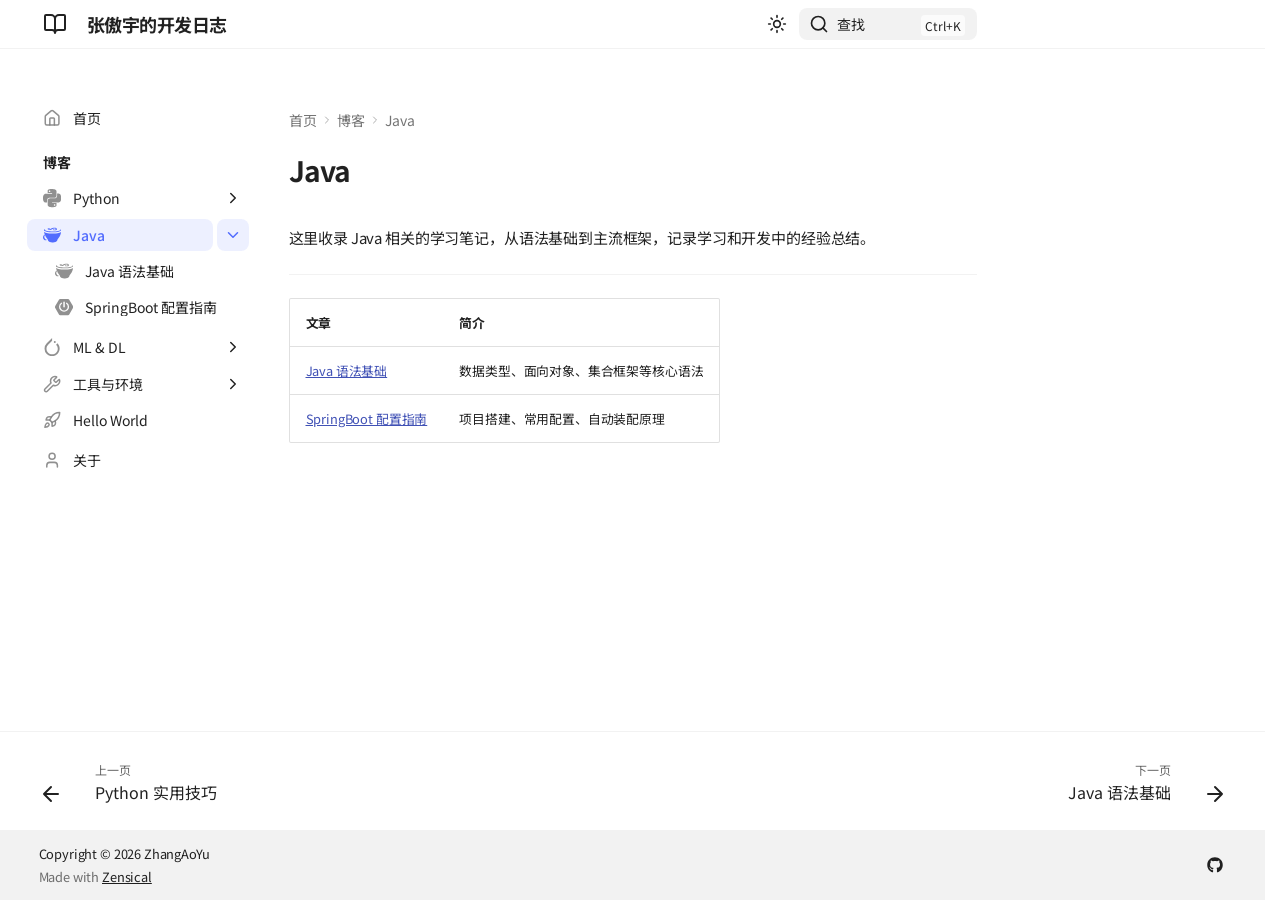
<file: site/blog/java/index.html>
<!doctype html>
<html lang="zh" class="no-js">
  <head>
    
      <meta charset="utf-8">
      <meta name="viewport" content="width=device-width,initial-scale=1">
      
        <meta name="description" content="一个关于编程、技术和项目实践的个人技术博客">
      
      
        <meta name="author" content="ZhangAoYu">
      
      
        <link rel="canonical" href="https://zayu2005.github.io/blog/java/">
      
      
        <link rel="prev" href="../python/tips/">
      
      
        <link rel="next" href="./basics/">
      
      
        
      
      
      <link rel="icon" href="../../images/favicon.png">
      <meta name="generator" content="zensical-0.0.24">
    
    
      
        <title>Java - 张傲宇的开发日志</title>
      
    
    
      
        
      
      <link rel="stylesheet" href="../../assets/stylesheets/modern/main.28978c9b.min.css">
      
        
          
        
        <link rel="stylesheet" href="../../assets/stylesheets/modern/palette.dfe2e883.min.css">
      
      


    
    
      
    
    
      
        
        
        <link rel="preconnect" href="https://fonts.gstatic.com" crossorigin>
        <link rel="stylesheet" href="https://fonts.googleapis.com/css?family=Noto+Sans+SC:300,300i,400,400i,500,500i,700,700i%7CJetBrains+Mono:400,400i,700,700i&display=fallback">
        <style>:root{--md-text-font:"Noto Sans SC";--md-code-font:"JetBrains Mono"}</style>
      
    
    
      <link rel="stylesheet" href="../../stylesheets/extra.css">
    
    <script>__md_scope=new URL("../..",location),__md_hash=e=>[...e].reduce(((e,t)=>(e<<5)-e+t.charCodeAt(0)),0),__md_get=(e,t=localStorage,a=__md_scope)=>JSON.parse(t.getItem(a.pathname+"."+e)),__md_set=(e,t,a=localStorage,_=__md_scope)=>{try{a.setItem(_.pathname+"."+e,JSON.stringify(t))}catch(e){}},document.documentElement.setAttribute("data-platform",navigator.platform)</script>
    
      

    
    
  </head>
  
  
    
    
      
    
    
    
    
    <body dir="ltr" data-md-color-scheme="default" data-md-color-primary="indigo" data-md-color-accent="indigo">
  
    
    <input class="md-toggle" data-md-toggle="drawer" type="checkbox" id="__drawer" autocomplete="off">
    <input class="md-toggle" data-md-toggle="search" type="checkbox" id="__search" autocomplete="off">
    <label class="md-overlay" for="__drawer"></label>
    <div data-md-component="skip">
      
        
        <a href="#java" class="md-skip">
          跳转至
        </a>
      
    </div>
    <div data-md-component="announce">
      
    </div>
    
    
      

  

<header class="md-header md-header--shadow" data-md-component="header">
  <nav class="md-header__inner md-grid" aria-label="页眉">
    <a href="../.." title="张傲宇的开发日志" class="md-header__button md-logo" aria-label="张傲宇的开发日志" data-md-component="logo">
      
  
  <svg xmlns="http://www.w3.org/2000/svg" fill="none" stroke="currentColor" stroke-linecap="round" stroke-linejoin="round" stroke-width="2" class="lucide lucide-book-open" viewBox="0 0 24 24"><path d="M12 7v14M3 18a1 1 0 0 1-1-1V4a1 1 0 0 1 1-1h5a4 4 0 0 1 4 4 4 4 0 0 1 4-4h5a1 1 0 0 1 1 1v13a1 1 0 0 1-1 1h-6a3 3 0 0 0-3 3 3 3 0 0 0-3-3z"/></svg>

    </a>
    <label class="md-header__button md-icon" for="__drawer">
      
      <svg xmlns="http://www.w3.org/2000/svg" fill="none" stroke="currentColor" stroke-linecap="round" stroke-linejoin="round" stroke-width="2" class="lucide lucide-menu" viewBox="0 0 24 24"><path d="M4 5h16M4 12h16M4 19h16"/></svg>
    </label>
    <div class="md-header__title" data-md-component="header-title">
      <div class="md-header__ellipsis">
        <div class="md-header__topic">
          <span class="md-ellipsis">
            张傲宇的开发日志
          </span>
        </div>
        <div class="md-header__topic" data-md-component="header-topic">
          <span class="md-ellipsis">
            
              Java
            
          </span>
        </div>
      </div>
    </div>
    
      
        <form class="md-header__option" data-md-component="palette">
  
    
    
    
    <input class="md-option" data-md-color-media="none" data-md-color-scheme="default" data-md-color-primary="indigo" data-md-color-accent="indigo"  aria-label="切换到暗色模式"  type="radio" name="__palette" id="__palette_0">
    
      <label class="md-header__button md-icon" title="切换到暗色模式" for="__palette_1" hidden>
        <svg xmlns="http://www.w3.org/2000/svg" fill="none" stroke="currentColor" stroke-linecap="round" stroke-linejoin="round" stroke-width="2" class="lucide lucide-sun" viewBox="0 0 24 24"><circle cx="12" cy="12" r="4"/><path d="M12 2v2M12 20v2M4.93 4.93l1.41 1.41M17.66 17.66l1.41 1.41M2 12h2M20 12h2M6.34 17.66l-1.41 1.41M19.07 4.93l-1.41 1.41"/></svg>
      </label>
    
  
    
    
    
    <input class="md-option" data-md-color-media="none" data-md-color-scheme="slate" data-md-color-primary="indigo" data-md-color-accent="indigo"  aria-label="切换到亮色模式"  type="radio" name="__palette" id="__palette_1">
    
      <label class="md-header__button md-icon" title="切换到亮色模式" for="__palette_0" hidden>
        <svg xmlns="http://www.w3.org/2000/svg" fill="none" stroke="currentColor" stroke-linecap="round" stroke-linejoin="round" stroke-width="2" class="lucide lucide-moon" viewBox="0 0 24 24"><path d="M20.985 12.486a9 9 0 1 1-9.473-9.472c.405-.022.617.46.402.803a6 6 0 0 0 8.268 8.268c.344-.215.825-.004.803.401"/></svg>
      </label>
    
  
</form>
      
    
    
      <script>var palette=__md_get("__palette");if(palette&&palette.color){if("(prefers-color-scheme)"===palette.color.media){var media=matchMedia("(prefers-color-scheme: light)"),input=document.querySelector(media.matches?"[data-md-color-media='(prefers-color-scheme: light)']":"[data-md-color-media='(prefers-color-scheme: dark)']");palette.color.media=input.getAttribute("data-md-color-media"),palette.color.scheme=input.getAttribute("data-md-color-scheme"),palette.color.primary=input.getAttribute("data-md-color-primary"),palette.color.accent=input.getAttribute("data-md-color-accent")}for(var[key,value]of Object.entries(palette.color))document.body.setAttribute("data-md-color-"+key,value)}</script>
    
    
    
      
      
        <label class="md-header__button md-icon" for="__search">
          
          <svg xmlns="http://www.w3.org/2000/svg" fill="none" stroke="currentColor" stroke-linecap="round" stroke-linejoin="round" stroke-width="2" class="lucide lucide-search" viewBox="0 0 24 24"><path d="m21 21-4.34-4.34"/><circle cx="11" cy="11" r="8"/></svg>
        </label>
        <div class="md-search" data-md-component="search" role="dialog" aria-label="查找">
  <button type="button" class="md-search__button">
    查找
  </button>
</div>
      
    
    <div class="md-header__source">
      
    </div>
  </nav>
  
</header>
    
    <div class="md-container" data-md-component="container">
      
      
        
          
        
      
      <main class="md-main" data-md-component="main">
        <div class="md-main__inner md-grid">
          
            
              
              <div class="md-sidebar md-sidebar--primary" data-md-component="sidebar" data-md-type="navigation" >
                <div class="md-sidebar__scrollwrap">
                  <div class="md-sidebar__inner">
                    



<nav class="md-nav md-nav--primary" aria-label="导航栏" data-md-level="0">
  <label class="md-nav__title" for="__drawer">
    <a href="../.." title="张傲宇的开发日志" class="md-nav__button md-logo" aria-label="张傲宇的开发日志" data-md-component="logo">
      
  
  <svg xmlns="http://www.w3.org/2000/svg" fill="none" stroke="currentColor" stroke-linecap="round" stroke-linejoin="round" stroke-width="2" class="lucide lucide-book-open" viewBox="0 0 24 24"><path d="M12 7v14M3 18a1 1 0 0 1-1-1V4a1 1 0 0 1 1-1h5a4 4 0 0 1 4 4 4 4 0 0 1 4-4h5a1 1 0 0 1 1 1v13a1 1 0 0 1-1 1h-6a3 3 0 0 0-3 3 3 3 0 0 0-3-3z"/></svg>

    </a>
    张傲宇的开发日志
  </label>
  
  <ul class="md-nav__list" data-md-scrollfix>
    
      
      
  
  
  
  
    <li class="md-nav__item">
      <a href="../.." class="md-nav__link">
        
  
  
    <svg xmlns="http://www.w3.org/2000/svg" fill="none" stroke="currentColor" stroke-linecap="round" stroke-linejoin="round" stroke-width="2" class="lucide lucide-home" viewBox="0 0 24 24"><path d="M15 21v-8a1 1 0 0 0-1-1h-4a1 1 0 0 0-1 1v8"/><path d="M3 10a2 2 0 0 1 .709-1.528l7-6a2 2 0 0 1 2.582 0l7 6A2 2 0 0 1 21 10v9a2 2 0 0 1-2 2H5a2 2 0 0 1-2-2z"/></svg>
  
  <span class="md-ellipsis">
    
  
    首页
  

    
  </span>
  
  

      </a>
    </li>
  

    
      
      
  
  
    
  
  
  
    
    
      
        
      
        
      
        
      
        
      
        
      
    
    
    
      
        
        
      
    
    
    <li class="md-nav__item md-nav__item--active md-nav__item--section md-nav__item--nested">
      
        
        
        <input class="md-nav__toggle md-toggle " type="checkbox" id="__nav_2" checked>
        
          
          <label class="md-nav__link" for="__nav_2" id="__nav_2_label" tabindex="">
            
  
  
  <span class="md-ellipsis">
    
  
    博客
  

    
  </span>
  
  

            <span class="md-nav__icon md-icon"></span>
          </label>
        
        <nav class="md-nav" data-md-level="1" aria-labelledby="__nav_2_label" aria-expanded="true">
          <label class="md-nav__title" for="__nav_2">
            <span class="md-nav__icon md-icon"></span>
            
  
    博客
  

          </label>
          <ul class="md-nav__list" data-md-scrollfix>
            
              
                
  
  
  
  
    
    
      
        
          
        
      
        
      
    
    
    
      
    
    
    <li class="md-nav__item md-nav__item--nested">
      
        
        
        <input class="md-nav__toggle md-toggle " type="checkbox" id="__nav_2_1" >
        
          
          <div class="md-nav__link md-nav__container">
            <a href="../python/" class="md-nav__link ">
              
  
  
    <svg xmlns="http://www.w3.org/2000/svg" viewBox="0 0 24 24"><path d="m14.25.18.9.2.73.26.59.3.45.32.34.34.25.34.16.33.1.3.04.26.02.2-.01.13V8.5l-.05.63-.13.55-.21.46-.26.38-.3.31-.33.25-.35.19-.35.14-.33.1-.3.07-.26.04-.21.02H8.77l-.69.05-.59.14-.5.22-.41.27-.33.32-.27.35-.2.36-.15.37-.1.35-.07.32-.04.27-.02.21v3.06H3.17l-.21-.03-.28-.07-.32-.12-.35-.18-.36-.26-.36-.36-.35-.46-.32-.59-.28-.73-.21-.88-.14-1.05-.05-1.23.06-1.22.16-1.04.24-.87.32-.71.36-.57.4-.44.42-.33.42-.24.4-.16.36-.1.32-.05.24-.01h.16l.06.01h8.16v-.83H6.18l-.01-2.75-.02-.37.05-.34.11-.31.17-.28.25-.26.31-.23.38-.2.44-.18.51-.15.58-.12.64-.1.71-.06.77-.04.84-.02 1.27.05zm-6.3 1.98-.23.33-.08.41.08.41.23.34.33.22.41.09.41-.09.33-.22.23-.34.08-.41-.08-.41-.23-.33-.33-.22-.41-.09-.41.09zm13.09 3.95.28.06.32.12.35.18.36.27.36.35.35.47.32.59.28.73.21.88.14 1.04.05 1.23-.06 1.23-.16 1.04-.24.86-.32.71-.36.57-.4.45-.42.33-.42.24-.4.16-.36.09-.32.05-.24.02-.16-.01h-8.22v.82h5.84l.01 2.76.02.36-.05.34-.11.31-.17.29-.25.25-.31.24-.38.2-.44.17-.51.15-.58.13-.64.09-.71.07-.77.04-.84.01-1.27-.04-1.07-.14-.9-.2-.73-.25-.59-.3-.45-.33-.34-.34-.25-.34-.16-.33-.1-.3-.04-.25-.02-.2.01-.13v-5.34l.05-.64.13-.54.21-.46.26-.38.3-.32.33-.24.35-.2.35-.14.33-.1.3-.06.26-.04.21-.02.13-.01h5.84l.69-.05.59-.14.5-.21.41-.28.33-.32.27-.35.2-.36.15-.36.1-.35.07-.32.04-.28.02-.21V6.07h2.09l.14.01zm-6.47 14.25-.23.33-.08.41.08.41.23.33.33.23.41.08.41-.08.33-.23.23-.33.08-.41-.08-.41-.23-.33-.33-.23-.41-.08-.41.08z"/></svg>
  
  <span class="md-ellipsis">
    
  
    Python
  

    
  </span>
  
  

            </a>
            
              
              <label class="md-nav__link " for="__nav_2_1" id="__nav_2_1_label" tabindex="0">
                <span class="md-nav__icon md-icon"></span>
              </label>
            
          </div>
        
        <nav class="md-nav" data-md-level="2" aria-labelledby="__nav_2_1_label" aria-expanded="false">
          <label class="md-nav__title" for="__nav_2_1">
            <span class="md-nav__icon md-icon"></span>
            
  
    Python
  

          </label>
          <ul class="md-nav__list" data-md-scrollfix>
            
              
            
              
                
  
  
  
  
    <li class="md-nav__item">
      <a href="../python/tips/" class="md-nav__link">
        
  
  
    <svg xmlns="http://www.w3.org/2000/svg" viewBox="0 0 24 24"><path d="m14.25.18.9.2.73.26.59.3.45.32.34.34.25.34.16.33.1.3.04.26.02.2-.01.13V8.5l-.05.63-.13.55-.21.46-.26.38-.3.31-.33.25-.35.19-.35.14-.33.1-.3.07-.26.04-.21.02H8.77l-.69.05-.59.14-.5.22-.41.27-.33.32-.27.35-.2.36-.15.37-.1.35-.07.32-.04.27-.02.21v3.06H3.17l-.21-.03-.28-.07-.32-.12-.35-.18-.36-.26-.36-.36-.35-.46-.32-.59-.28-.73-.21-.88-.14-1.05-.05-1.23.06-1.22.16-1.04.24-.87.32-.71.36-.57.4-.44.42-.33.42-.24.4-.16.36-.1.32-.05.24-.01h.16l.06.01h8.16v-.83H6.18l-.01-2.75-.02-.37.05-.34.11-.31.17-.28.25-.26.31-.23.38-.2.44-.18.51-.15.58-.12.64-.1.71-.06.77-.04.84-.02 1.27.05zm-6.3 1.98-.23.33-.08.41.08.41.23.34.33.22.41.09.41-.09.33-.22.23-.34.08-.41-.08-.41-.23-.33-.33-.22-.41-.09-.41.09zm13.09 3.95.28.06.32.12.35.18.36.27.36.35.35.47.32.59.28.73.21.88.14 1.04.05 1.23-.06 1.23-.16 1.04-.24.86-.32.71-.36.57-.4.45-.42.33-.42.24-.4.16-.36.09-.32.05-.24.02-.16-.01h-8.22v.82h5.84l.01 2.76.02.36-.05.34-.11.31-.17.29-.25.25-.31.24-.38.2-.44.17-.51.15-.58.13-.64.09-.71.07-.77.04-.84.01-1.27-.04-1.07-.14-.9-.2-.73-.25-.59-.3-.45-.33-.34-.34-.25-.34-.16-.33-.1-.3-.04-.25-.02-.2.01-.13v-5.34l.05-.64.13-.54.21-.46.26-.38.3-.32.33-.24.35-.2.35-.14.33-.1.3-.06.26-.04.21-.02.13-.01h5.84l.69-.05.59-.14.5-.21.41-.28.33-.32.27-.35.2-.36.15-.36.1-.35.07-.32.04-.28.02-.21V6.07h2.09l.14.01zm-6.47 14.25-.23.33-.08.41.08.41.23.33.33.23.41.08.41-.08.33-.23.23-.33.08-.41-.08-.41-.23-.33-.33-.23-.41-.08-.41.08z"/></svg>
  
  <span class="md-ellipsis">
    
  
    Python 实用技巧
  

    
  </span>
  
  

      </a>
    </li>
  

              
            
          </ul>
        </nav>
      
    </li>
  

              
            
              
                
  
  
    
  
  
  
    
    
      
        
          
        
      
        
      
        
      
    
    
    
      
    
    
    <li class="md-nav__item md-nav__item--active md-nav__item--nested">
      
        
        
        <input class="md-nav__toggle md-toggle " type="checkbox" id="__nav_2_2" checked>
        
          
          <div class="md-nav__link md-nav__container">
            <a href="././" class="md-nav__link md-nav__link--active">
              
  
  
    <svg xmlns="http://www.w3.org/2000/svg" viewBox="0 0 24 24"><path d="M4.645 7.472c2.1.53 4.779.8 8.008.8 3.299 0 5.918-.27 8.008-.8 2.23-.52 3.299-1.22 3.299-1.88 0-.47-.48-.93-1.35-1.28.2.13.35.35.35.59 0 .67-1.01 1.22-3.039 1.68-1.88.41-4.279.7-7.198.7-2.82 0-5.329-.29-7.138-.68-1.95-.48-2.97-1-2.97-1.68 0-.28.13-.52.52-.8-1.22.47-1.88.87-1.88 1.47.07.68 1.16 1.36 3.39 1.88m4.689-2.16c2.27-.2 2.929-1.659 5.588-1.899 1.31-.1 2.14.16 2.23.62.08.43-.57.72-1.36.78-1.09.11-1.54-.28-1.63-.65-.81.09-.94.43-.9.67.09.46 1.07.92 2.75.76 1.9-.15 2.54-.9 2.38-1.65-.2-.98-1.66-1.8-4.28-1.55-3.359.3-3.339 1.86-5.628 2.05-.94.09-1.46-.13-1.55-.5-.06-.37.4-.55.94-.59.5-.05 1.11.04 1.4.2.21-.11.28-.22.26-.35-.1-.35-.79-.5-1.66-.44-1.7.15-1.7.91-1.64 1.25.17.87 1.48 1.45 3.1 1.3zm11.417 3.84c-2.1.49-4.779.809-8.008.809-3.3 0-5.989-.34-8.078-.8-1.88-.48-2.88-1.01-3.23-1.56.18 1.23.49 2.42.89 3.55-.48.3-.91.67-1.3 1.17a4.52 4.52 0 0 0-1.019 3.098 3.6 3.6 0 0 0 1.42 2.62c.87.68 1.81.88 2.879.68.41-.07.87-.28 1.29-.42-.88 0-1.62-.28-2.36-.87a3.55 3.55 0 0 1-1.49-2.42c-.2-.94 0-1.81.53-2.579.12-.15.25-.28.39-.4.3.73.62 1.45.98 2.12.81 1.23 1.62 2.299 2.43 3.459.35.68.58 1.35.74 2.019a3.9 3.9 0 0 0 2.229 1.5c1.15.4 2.35.58 3.579.51h.13a10.2 10.2 0 0 0 3.689-.52 4.18 4.18 0 0 0 2.16-1.49h.07c.13-.67.35-1.34.67-2.02.799-1.17 1.619-2.229 2.419-3.458A20.995 20.993 0 0 0 24 7.612c-.43.6-1.44 1.13-3.25 1.54z"/></svg>
  
  <span class="md-ellipsis">
    
  
    Java
  

    
  </span>
  
  

            </a>
            
              
              <label class="md-nav__link md-nav__link--active" for="__nav_2_2" id="__nav_2_2_label" tabindex="0">
                <span class="md-nav__icon md-icon"></span>
              </label>
            
          </div>
        
        <nav class="md-nav" data-md-level="2" aria-labelledby="__nav_2_2_label" aria-expanded="true">
          <label class="md-nav__title" for="__nav_2_2">
            <span class="md-nav__icon md-icon"></span>
            
  
    Java
  

          </label>
          <ul class="md-nav__list" data-md-scrollfix>
            
              
            
              
                
  
  
  
  
    <li class="md-nav__item">
      <a href="./basics/" class="md-nav__link">
        
  
  
    <svg xmlns="http://www.w3.org/2000/svg" viewBox="0 0 24 24"><path d="M4.645 7.472c2.1.53 4.779.8 8.008.8 3.299 0 5.918-.27 8.008-.8 2.23-.52 3.299-1.22 3.299-1.88 0-.47-.48-.93-1.35-1.28.2.13.35.35.35.59 0 .67-1.01 1.22-3.039 1.68-1.88.41-4.279.7-7.198.7-2.82 0-5.329-.29-7.138-.68-1.95-.48-2.97-1-2.97-1.68 0-.28.13-.52.52-.8-1.22.47-1.88.87-1.88 1.47.07.68 1.16 1.36 3.39 1.88m4.689-2.16c2.27-.2 2.929-1.659 5.588-1.899 1.31-.1 2.14.16 2.23.62.08.43-.57.72-1.36.78-1.09.11-1.54-.28-1.63-.65-.81.09-.94.43-.9.67.09.46 1.07.92 2.75.76 1.9-.15 2.54-.9 2.38-1.65-.2-.98-1.66-1.8-4.28-1.55-3.359.3-3.339 1.86-5.628 2.05-.94.09-1.46-.13-1.55-.5-.06-.37.4-.55.94-.59.5-.05 1.11.04 1.4.2.21-.11.28-.22.26-.35-.1-.35-.79-.5-1.66-.44-1.7.15-1.7.91-1.64 1.25.17.87 1.48 1.45 3.1 1.3zm11.417 3.84c-2.1.49-4.779.809-8.008.809-3.3 0-5.989-.34-8.078-.8-1.88-.48-2.88-1.01-3.23-1.56.18 1.23.49 2.42.89 3.55-.48.3-.91.67-1.3 1.17a4.52 4.52 0 0 0-1.019 3.098 3.6 3.6 0 0 0 1.42 2.62c.87.68 1.81.88 2.879.68.41-.07.87-.28 1.29-.42-.88 0-1.62-.28-2.36-.87a3.55 3.55 0 0 1-1.49-2.42c-.2-.94 0-1.81.53-2.579.12-.15.25-.28.39-.4.3.73.62 1.45.98 2.12.81 1.23 1.62 2.299 2.43 3.459.35.68.58 1.35.74 2.019a3.9 3.9 0 0 0 2.229 1.5c1.15.4 2.35.58 3.579.51h.13a10.2 10.2 0 0 0 3.689-.52 4.18 4.18 0 0 0 2.16-1.49h.07c.13-.67.35-1.34.67-2.02.799-1.17 1.619-2.229 2.419-3.458A20.995 20.993 0 0 0 24 7.612c-.43.6-1.44 1.13-3.25 1.54z"/></svg>
  
  <span class="md-ellipsis">
    
  
    Java 语法基础
  

    
  </span>
  
  

      </a>
    </li>
  

              
            
              
                
  
  
  
  
    <li class="md-nav__item">
      <a href="./springboot/" class="md-nav__link">
        
  
  
    <svg xmlns="http://www.w3.org/2000/svg" viewBox="0 0 24 24"><path d="m23.693 10.706-4.73-8.185c-.41-.71-1.417-1.294-2.24-1.294h-9.45c-.82 0-1.831.584-2.24 1.294L.306 10.706c-.41.71-.41 1.873 0 2.584l4.725 8.189c.41.71 1.417 1.294 2.24 1.294h9.455c.82 0 1.826-.584 2.24-1.294l4.726-8.19c.41-.71.41-1.873 0-2.583zM10.976 5.755c0-.537.438-.975.974-.975s.975.438.975.975v5.821a.976.976 0 0 1-1.948 0zm.974 12.43a6.616 6.616 0 0 1-6.607-6.609A6.64 6.64 0 0 1 8.01 6.272a.866.866 0 0 1 1.214.18.866.866 0 0 1-.178 1.213 4.876 4.876 0 0 0 5.812 7.827 4.88 4.88 0 0 0 1.967-3.916 4.9 4.9 0 0 0-1.986-3.925.87.87 0 0 1-.183-1.214.87.87 0 0 1 1.214-.183 6.63 6.63 0 0 1 2.687 5.322 6.613 6.613 0 0 1-6.608 6.608"/></svg>
  
  <span class="md-ellipsis">
    
  
    SpringBoot 配置指南
  

    
  </span>
  
  

      </a>
    </li>
  

              
            
          </ul>
        </nav>
      
    </li>
  

              
            
              
                
  
  
  
  
    
    
      
        
          
        
      
        
      
    
    
    
      
    
    
    <li class="md-nav__item md-nav__item--nested">
      
        
        
        <input class="md-nav__toggle md-toggle " type="checkbox" id="__nav_2_3" >
        
          
          <div class="md-nav__link md-nav__container">
            <a href="../dl/" class="md-nav__link ">
              
  
  
    <svg xmlns="http://www.w3.org/2000/svg" viewBox="0 0 24 24"><path d="M12.005 0 4.952 7.053a9.865 9.865 0 0 0 0 14.022 9.866 9.866 0 0 0 14.022 0c3.984-3.9 3.986-10.205.085-14.023l-1.744 1.743c2.904 2.905 2.904 7.634 0 10.538s-7.634 2.904-10.538 0-2.904-7.634 0-10.538l4.647-4.646.582-.665zm3.568 3.899a1.327 1.327 0 0 0-1.327 1.327 1.327 1.327 0 0 0 1.327 1.328A1.327 1.327 0 0 0 16.9 5.226 1.327 1.327 0 0 0 15.573 3.9z"/></svg>
  
  <span class="md-ellipsis">
    
  
    ML & DL
  

    
  </span>
  
  

            </a>
            
              
              <label class="md-nav__link " for="__nav_2_3" id="__nav_2_3_label" tabindex="0">
                <span class="md-nav__icon md-icon"></span>
              </label>
            
          </div>
        
        <nav class="md-nav" data-md-level="2" aria-labelledby="__nav_2_3_label" aria-expanded="false">
          <label class="md-nav__title" for="__nav_2_3">
            <span class="md-nav__icon md-icon"></span>
            
  
    ML & DL
  

          </label>
          <ul class="md-nav__list" data-md-scrollfix>
            
              
            
              
                
  
  
  
  
    <li class="md-nav__item">
      <a href="../dl/softmax/" class="md-nav__link">
        
  
  
  <span class="md-ellipsis">
    
  
    Softmax
  

    
  </span>
  
  

      </a>
    </li>
  

              
            
          </ul>
        </nav>
      
    </li>
  

              
            
              
                
  
  
  
  
    
    
      
        
          
        
      
        
      
    
    
    
      
    
    
    <li class="md-nav__item md-nav__item--nested">
      
        
        
        <input class="md-nav__toggle md-toggle " type="checkbox" id="__nav_2_4" >
        
          
          <div class="md-nav__link md-nav__container">
            <a href="../tools/" class="md-nav__link ">
              
  
  
    <svg xmlns="http://www.w3.org/2000/svg" fill="none" stroke="currentColor" stroke-linecap="round" stroke-linejoin="round" stroke-width="2" class="lucide lucide-wrench" viewBox="0 0 24 24"><path d="M14.7 6.3a1 1 0 0 0 0 1.4l1.6 1.6a1 1 0 0 0 1.4 0l3.106-3.105c.32-.322.863-.22.983.218a6 6 0 0 1-8.259 7.057l-7.91 7.91a1 1 0 0 1-2.999-3l7.91-7.91a6 6 0 0 1 7.057-8.259c.438.12.54.662.219.984z"/></svg>
  
  <span class="md-ellipsis">
    
  
    工具与环境
  

    
  </span>
  
  

            </a>
            
              
              <label class="md-nav__link " for="__nav_2_4" id="__nav_2_4_label" tabindex="0">
                <span class="md-nav__icon md-icon"></span>
              </label>
            
          </div>
        
        <nav class="md-nav" data-md-level="2" aria-labelledby="__nav_2_4_label" aria-expanded="false">
          <label class="md-nav__title" for="__nav_2_4">
            <span class="md-nav__icon md-icon"></span>
            
  
    工具与环境
  

          </label>
          <ul class="md-nav__list" data-md-scrollfix>
            
              
            
              
                
  
  
  
  
    <li class="md-nav__item">
      <a href="../tools/dev-environment/" class="md-nav__link">
        
  
  
    <svg xmlns="http://www.w3.org/2000/svg" fill="none" stroke="currentColor" stroke-linecap="round" stroke-linejoin="round" stroke-width="2" class="lucide lucide-monitor" viewBox="0 0 24 24"><rect width="20" height="14" x="2" y="3" rx="2"/><path d="M8 21h8M12 17v4"/></svg>
  
  <span class="md-ellipsis">
    
  
    开发环境搭建指南
  

    
  </span>
  
  

      </a>
    </li>
  

              
            
          </ul>
        </nav>
      
    </li>
  

              
            
              
                
  
  
  
  
    <li class="md-nav__item">
      <a href="../hello-world/" class="md-nav__link">
        
  
  
    <svg xmlns="http://www.w3.org/2000/svg" fill="none" stroke="currentColor" stroke-linecap="round" stroke-linejoin="round" stroke-width="2" class="lucide lucide-rocket" viewBox="0 0 24 24"><path d="M4.5 16.5c-1.5 1.26-2 5-2 5s3.74-.5 5-2c.71-.84.7-2.13-.09-2.91a2.18 2.18 0 0 0-2.91-.09M12 15l-3-3a22 22 0 0 1 2-3.95A12.88 12.88 0 0 1 22 2c0 2.72-.78 7.5-6 11a22.4 22.4 0 0 1-4 2"/><path d="M9 12H4s.55-3.03 2-4c1.62-1.08 5 0 5 0M12 15v5s3.03-.55 4-2c1.08-1.62 0-5 0-5"/></svg>
  
  <span class="md-ellipsis">
    
  
    Hello World
  

    
  </span>
  
  

      </a>
    </li>
  

              
            
          </ul>
        </nav>
      
    </li>
  

    
      
      
  
  
  
  
    <li class="md-nav__item">
      <a href="../../about/" class="md-nav__link">
        
  
  
    <svg xmlns="http://www.w3.org/2000/svg" fill="none" stroke="currentColor" stroke-linecap="round" stroke-linejoin="round" stroke-width="2" class="lucide lucide-user" viewBox="0 0 24 24"><path d="M19 21v-2a4 4 0 0 0-4-4H9a4 4 0 0 0-4 4v2"/><circle cx="12" cy="7" r="4"/></svg>
  
  <span class="md-ellipsis">
    
  
    关于
  

    
  </span>
  
  

      </a>
    </li>
  

    
  </ul>
</nav>
                  </div>
                </div>
              </div>
            
            
              
              <div class="md-sidebar md-sidebar--secondary" data-md-component="sidebar" data-md-type="toc" >
                <div class="md-sidebar__scrollwrap">
                  <div class="md-sidebar__inner">
                    


<nav class="md-nav md-nav--secondary" aria-label="目录">
  
  
  
    
  
  
</nav>
                  </div>
                </div>
              </div>
            
          
          
            <div class="md-content" data-md-component="content">
              
                



  


  <nav class="md-path" aria-label="导航栏" >
    <ol class="md-path__list">
      
        
  
  
    <li class="md-path__item">
      <a href="../.." class="md-path__link">
        
  <span class="md-ellipsis">
    首页
  </span>

      </a>
    </li>
  

      
      
        
  
  
    
    
      
  
  
    
    
      <li class="md-path__item">
        <a href="../python/" class="md-path__link">
          
  <span class="md-ellipsis">
    博客
  </span>

        </a>
      </li>
    
  

    
  

      
        
  
  
    
    
      <li class="md-path__item">
        <a href="././" class="md-path__link">
          
  <span class="md-ellipsis">
    Java
  </span>

        </a>
      </li>
    
  

      
    </ol>
  </nav>

              
              <article class="md-content__inner md-typeset">
                
                  

<h1 id="java">Java<a class="headerlink" href="#java" title="Permanent link">&para;</a></h1>
<p>这里收录 Java 相关的学习笔记，从语法基础到主流框架，记录学习和开发中的经验总结。</p>
<hr />
<table>
<thead>
<tr>
<th>文章</th>
<th>简介</th>
</tr>
</thead>
<tbody>
<tr>
<td><a href="basics/">Java 语法基础</a></td>
<td>数据类型、面向对象、集合框架等核心语法</td>
</tr>
<tr>
<td><a href="springboot/">SpringBoot 配置指南</a></td>
<td>项目搭建、常用配置、自动装配原理</td>
</tr>
</tbody>
</table>









  
  






                
              </article>
            </div>
          
          
  <script>var tabs=__md_get("__tabs");if(Array.isArray(tabs))e:for(var set of document.querySelectorAll(".tabbed-set")){var labels=set.querySelector(".tabbed-labels");for(var tab of tabs)for(var label of labels.getElementsByTagName("label"))if(label.innerText.trim()===tab){var input=document.getElementById(label.htmlFor);input.checked=!0;continue e}}</script>

<script>var target=document.getElementById(location.hash.slice(1));target&&target.name&&(target.checked=target.name.startsWith("__tabbed_"))</script>
        </div>
        
          <button type="button" class="md-top md-icon" data-md-component="top" hidden>
  
  <svg xmlns="http://www.w3.org/2000/svg" fill="none" stroke="currentColor" stroke-linecap="round" stroke-linejoin="round" stroke-width="2" class="lucide lucide-circle-arrow-up" viewBox="0 0 24 24"><circle cx="12" cy="12" r="10"/><path d="m16 12-4-4-4 4M12 16V8"/></svg>
  回到页面顶部
</button>
        
      </main>
      
        <footer class="md-footer">
  
    
      
      <nav class="md-footer__inner md-grid" aria-label="页脚" >
        
          
          <a href="../python/tips/" class="md-footer__link md-footer__link--prev" aria-label="上一页: Python 实用技巧">
            <div class="md-footer__button md-icon">
              
              <svg xmlns="http://www.w3.org/2000/svg" fill="none" stroke="currentColor" stroke-linecap="round" stroke-linejoin="round" stroke-width="2" class="lucide lucide-arrow-left" viewBox="0 0 24 24"><path d="m12 19-7-7 7-7M19 12H5"/></svg>
            </div>
            <div class="md-footer__title">
              <span class="md-footer__direction">
                上一页
              </span>
              <div class="md-ellipsis">
                Python 实用技巧
              </div>
            </div>
          </a>
        
        
          
          <a href="./basics/" class="md-footer__link md-footer__link--next" aria-label="下一页: Java 语法基础">
            <div class="md-footer__title">
              <span class="md-footer__direction">
                下一页
              </span>
              <div class="md-ellipsis">
                Java 语法基础
              </div>
            </div>
            <div class="md-footer__button md-icon">
              
              <svg xmlns="http://www.w3.org/2000/svg" fill="none" stroke="currentColor" stroke-linecap="round" stroke-linejoin="round" stroke-width="2" class="lucide lucide-arrow-right" viewBox="0 0 24 24"><path d="M5 12h14M12 5l7 7-7 7"/></svg>
            </div>
          </a>
        
      </nav>
    
  
  <div class="md-footer-meta md-typeset">
    <div class="md-footer-meta__inner md-grid">
      <div class="md-copyright">
  
    <div class="md-copyright__highlight">
      Copyright &copy; 2026 ZhangAoYu

    </div>
  
  
    Made with
    <a href="https://zensical.org/" target="_blank" rel="noopener">
      Zensical
    </a>
  
</div>
      
        
<div class="md-social">
  
    
    
    
    
      
      
    
    <a href="https://github.com/zayu2005" target="_blank" rel="noopener" title="github.com" class="md-social__link">
      <svg xmlns="http://www.w3.org/2000/svg" viewBox="0 0 512 512"><!--! Font Awesome Free 7.1.0 by @fontawesome - https://fontawesome.com License - https://fontawesome.com/license/free (Icons: CC BY 4.0, Fonts: SIL OFL 1.1, Code: MIT License) Copyright 2025 Fonticons, Inc.--><path fill="currentColor" d="M173.9 397.4c0 2-2.3 3.6-5.2 3.6-3.3.3-5.6-1.3-5.6-3.6 0-2 2.3-3.6 5.2-3.6 3-.3 5.6 1.3 5.6 3.6m-31.1-4.5c-.7 2 1.3 4.3 4.3 4.9 2.6 1 5.6 0 6.2-2s-1.3-4.3-4.3-5.2c-2.6-.7-5.5.3-6.2 2.3m44.2-1.7c-2.9.7-4.9 2.6-4.6 4.9.3 2 2.9 3.3 5.9 2.6 2.9-.7 4.9-2.6 4.6-4.6-.3-1.9-3-3.2-5.9-2.9M252.8 8C114.1 8 8 113.3 8 252c0 110.9 69.8 205.8 169.5 239.2 12.8 2.3 17.3-5.6 17.3-12.1 0-6.2-.3-40.4-.3-61.4 0 0-70 15-84.7-29.8 0 0-11.4-29.1-27.8-36.6 0 0-22.9-15.7 1.6-15.4 0 0 24.9 2 38.6 25.8 21.9 38.6 58.6 27.5 72.9 20.9 2.3-16 8.8-27.1 16-33.7-55.9-6.2-112.3-14.3-112.3-110.5 0-27.5 7.6-41.3 23.6-58.9-2.6-6.5-11.1-33.3 2.6-67.9 20.9-6.5 69 27 69 27 20-5.6 41.5-8.5 62.8-8.5s42.8 2.9 62.8 8.5c0 0 48.1-33.6 69-27 13.7 34.7 5.2 61.4 2.6 67.9 16 17.7 25.8 31.5 25.8 58.9 0 96.5-58.9 104.2-114.8 110.5 9.2 7.9 17 22.9 17 46.4 0 33.7-.3 75.4-.3 83.6 0 6.5 4.6 14.4 17.3 12.1C436.2 457.8 504 362.9 504 252 504 113.3 391.5 8 252.8 8M105.2 352.9c-1.3 1-1 3.3.7 5.2 1.6 1.6 3.9 2.3 5.2 1 1.3-1 1-3.3-.7-5.2-1.6-1.6-3.9-2.3-5.2-1m-10.8-8.1c-.7 1.3.3 2.9 2.3 3.9 1.6 1 3.6.7 4.3-.7.7-1.3-.3-2.9-2.3-3.9-2-.6-3.6-.3-4.3.7m32.4 35.6c-1.6 1.3-1 4.3 1.3 6.2 2.3 2.3 5.2 2.6 6.5 1 1.3-1.3.7-4.3-1.3-6.2-2.2-2.3-5.2-2.6-6.5-1m-11.4-14.7c-1.6 1-1.6 3.6 0 5.9s4.3 3.3 5.6 2.3c1.6-1.3 1.6-3.9 0-6.2-1.4-2.3-4-3.3-5.6-2"/></svg>
    </a>
  
</div>
      
    </div>
  </div>
</footer>
      
    </div>
    <div class="md-dialog" data-md-component="dialog">
      <div class="md-dialog__inner md-typeset"></div>
    </div>
    
    
    
      
      
      
      <script id="__config" type="application/json">{"annotate":null,"base":"../..","features":["announce.dismiss","content.code.annotate","content.code.copy","content.code.select","content.footnote.tooltips","content.tabs.link","content.tooltips","navigation.footer","navigation.indexes","navigation.instant","navigation.instant.prefetch","navigation.path","navigation.sections","navigation.top","navigation.tracking","search.highlight"],"search":"../../assets/javascripts/workers/search.e2d2d235.min.js","tags":null,"translations":{"clipboard.copied":"已复制","clipboard.copy":"复制","search.result.more.one":"在该页上还有 1 个符合条件的结果","search.result.more.other":"在该页上还有 # 个符合条件的结果","search.result.none":"没有找到符合条件的结果","search.result.one":"找到 1 个符合条件的结果","search.result.other":"# 个符合条件的结果","search.result.placeholder":"键入以开始搜索","search.result.term.missing":"缺少","select.version":"选择当前版本"},"version":null}</script>
    
    
      <script src="../../assets/javascripts/bundle.16f8adc2.min.js"></script>
      
    
  </body>
</html>
</file>
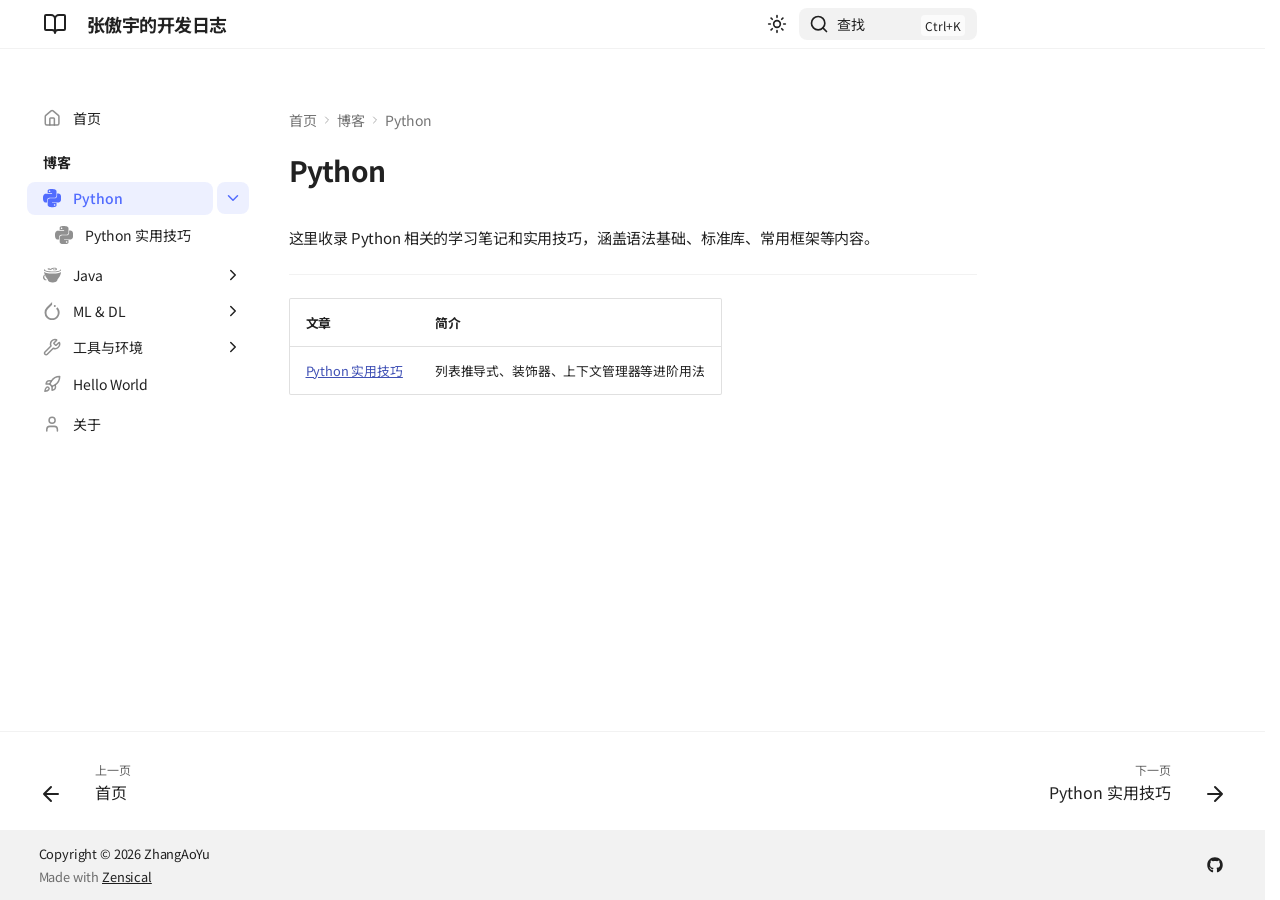
<file: site/blog/python/index.html>
<!doctype html>
<html lang="zh" class="no-js">
  <head>
    
      <meta charset="utf-8">
      <meta name="viewport" content="width=device-width,initial-scale=1">
      
        <meta name="description" content="一个关于编程、技术和项目实践的个人技术博客">
      
      
        <meta name="author" content="ZhangAoYu">
      
      
        <link rel="canonical" href="https://zayu2005.github.io/blog/python/">
      
      
        <link rel="prev" href="../..">
      
      
        <link rel="next" href="./tips/">
      
      
        
      
      
      <link rel="icon" href="../../images/favicon.png">
      <meta name="generator" content="zensical-0.0.24">
    
    
      
        <title>Python - 张傲宇的开发日志</title>
      
    
    
      
        
      
      <link rel="stylesheet" href="../../assets/stylesheets/modern/main.28978c9b.min.css">
      
        
          
        
        <link rel="stylesheet" href="../../assets/stylesheets/modern/palette.dfe2e883.min.css">
      
      


    
    
      
    
    
      
        
        
        <link rel="preconnect" href="https://fonts.gstatic.com" crossorigin>
        <link rel="stylesheet" href="https://fonts.googleapis.com/css?family=Noto+Sans+SC:300,300i,400,400i,500,500i,700,700i%7CJetBrains+Mono:400,400i,700,700i&display=fallback">
        <style>:root{--md-text-font:"Noto Sans SC";--md-code-font:"JetBrains Mono"}</style>
      
    
    
      <link rel="stylesheet" href="../../stylesheets/extra.css">
    
    <script>__md_scope=new URL("../..",location),__md_hash=e=>[...e].reduce(((e,t)=>(e<<5)-e+t.charCodeAt(0)),0),__md_get=(e,t=localStorage,a=__md_scope)=>JSON.parse(t.getItem(a.pathname+"."+e)),__md_set=(e,t,a=localStorage,_=__md_scope)=>{try{a.setItem(_.pathname+"."+e,JSON.stringify(t))}catch(e){}},document.documentElement.setAttribute("data-platform",navigator.platform)</script>
    
      

    
    
  </head>
  
  
    
    
      
    
    
    
    
    <body dir="ltr" data-md-color-scheme="default" data-md-color-primary="indigo" data-md-color-accent="indigo">
  
    
    <input class="md-toggle" data-md-toggle="drawer" type="checkbox" id="__drawer" autocomplete="off">
    <input class="md-toggle" data-md-toggle="search" type="checkbox" id="__search" autocomplete="off">
    <label class="md-overlay" for="__drawer"></label>
    <div data-md-component="skip">
      
        
        <a href="#python" class="md-skip">
          跳转至
        </a>
      
    </div>
    <div data-md-component="announce">
      
    </div>
    
    
      

  

<header class="md-header md-header--shadow" data-md-component="header">
  <nav class="md-header__inner md-grid" aria-label="页眉">
    <a href="../.." title="张傲宇的开发日志" class="md-header__button md-logo" aria-label="张傲宇的开发日志" data-md-component="logo">
      
  
  <svg xmlns="http://www.w3.org/2000/svg" fill="none" stroke="currentColor" stroke-linecap="round" stroke-linejoin="round" stroke-width="2" class="lucide lucide-book-open" viewBox="0 0 24 24"><path d="M12 7v14M3 18a1 1 0 0 1-1-1V4a1 1 0 0 1 1-1h5a4 4 0 0 1 4 4 4 4 0 0 1 4-4h5a1 1 0 0 1 1 1v13a1 1 0 0 1-1 1h-6a3 3 0 0 0-3 3 3 3 0 0 0-3-3z"/></svg>

    </a>
    <label class="md-header__button md-icon" for="__drawer">
      
      <svg xmlns="http://www.w3.org/2000/svg" fill="none" stroke="currentColor" stroke-linecap="round" stroke-linejoin="round" stroke-width="2" class="lucide lucide-menu" viewBox="0 0 24 24"><path d="M4 5h16M4 12h16M4 19h16"/></svg>
    </label>
    <div class="md-header__title" data-md-component="header-title">
      <div class="md-header__ellipsis">
        <div class="md-header__topic">
          <span class="md-ellipsis">
            张傲宇的开发日志
          </span>
        </div>
        <div class="md-header__topic" data-md-component="header-topic">
          <span class="md-ellipsis">
            
              Python
            
          </span>
        </div>
      </div>
    </div>
    
      
        <form class="md-header__option" data-md-component="palette">
  
    
    
    
    <input class="md-option" data-md-color-media="none" data-md-color-scheme="default" data-md-color-primary="indigo" data-md-color-accent="indigo"  aria-label="切换到暗色模式"  type="radio" name="__palette" id="__palette_0">
    
      <label class="md-header__button md-icon" title="切换到暗色模式" for="__palette_1" hidden>
        <svg xmlns="http://www.w3.org/2000/svg" fill="none" stroke="currentColor" stroke-linecap="round" stroke-linejoin="round" stroke-width="2" class="lucide lucide-sun" viewBox="0 0 24 24"><circle cx="12" cy="12" r="4"/><path d="M12 2v2M12 20v2M4.93 4.93l1.41 1.41M17.66 17.66l1.41 1.41M2 12h2M20 12h2M6.34 17.66l-1.41 1.41M19.07 4.93l-1.41 1.41"/></svg>
      </label>
    
  
    
    
    
    <input class="md-option" data-md-color-media="none" data-md-color-scheme="slate" data-md-color-primary="indigo" data-md-color-accent="indigo"  aria-label="切换到亮色模式"  type="radio" name="__palette" id="__palette_1">
    
      <label class="md-header__button md-icon" title="切换到亮色模式" for="__palette_0" hidden>
        <svg xmlns="http://www.w3.org/2000/svg" fill="none" stroke="currentColor" stroke-linecap="round" stroke-linejoin="round" stroke-width="2" class="lucide lucide-moon" viewBox="0 0 24 24"><path d="M20.985 12.486a9 9 0 1 1-9.473-9.472c.405-.022.617.46.402.803a6 6 0 0 0 8.268 8.268c.344-.215.825-.004.803.401"/></svg>
      </label>
    
  
</form>
      
    
    
      <script>var palette=__md_get("__palette");if(palette&&palette.color){if("(prefers-color-scheme)"===palette.color.media){var media=matchMedia("(prefers-color-scheme: light)"),input=document.querySelector(media.matches?"[data-md-color-media='(prefers-color-scheme: light)']":"[data-md-color-media='(prefers-color-scheme: dark)']");palette.color.media=input.getAttribute("data-md-color-media"),palette.color.scheme=input.getAttribute("data-md-color-scheme"),palette.color.primary=input.getAttribute("data-md-color-primary"),palette.color.accent=input.getAttribute("data-md-color-accent")}for(var[key,value]of Object.entries(palette.color))document.body.setAttribute("data-md-color-"+key,value)}</script>
    
    
    
      
      
        <label class="md-header__button md-icon" for="__search">
          
          <svg xmlns="http://www.w3.org/2000/svg" fill="none" stroke="currentColor" stroke-linecap="round" stroke-linejoin="round" stroke-width="2" class="lucide lucide-search" viewBox="0 0 24 24"><path d="m21 21-4.34-4.34"/><circle cx="11" cy="11" r="8"/></svg>
        </label>
        <div class="md-search" data-md-component="search" role="dialog" aria-label="查找">
  <button type="button" class="md-search__button">
    查找
  </button>
</div>
      
    
    <div class="md-header__source">
      
    </div>
  </nav>
  
</header>
    
    <div class="md-container" data-md-component="container">
      
      
        
          
        
      
      <main class="md-main" data-md-component="main">
        <div class="md-main__inner md-grid">
          
            
              
              <div class="md-sidebar md-sidebar--primary" data-md-component="sidebar" data-md-type="navigation" >
                <div class="md-sidebar__scrollwrap">
                  <div class="md-sidebar__inner">
                    



<nav class="md-nav md-nav--primary" aria-label="导航栏" data-md-level="0">
  <label class="md-nav__title" for="__drawer">
    <a href="../.." title="张傲宇的开发日志" class="md-nav__button md-logo" aria-label="张傲宇的开发日志" data-md-component="logo">
      
  
  <svg xmlns="http://www.w3.org/2000/svg" fill="none" stroke="currentColor" stroke-linecap="round" stroke-linejoin="round" stroke-width="2" class="lucide lucide-book-open" viewBox="0 0 24 24"><path d="M12 7v14M3 18a1 1 0 0 1-1-1V4a1 1 0 0 1 1-1h5a4 4 0 0 1 4 4 4 4 0 0 1 4-4h5a1 1 0 0 1 1 1v13a1 1 0 0 1-1 1h-6a3 3 0 0 0-3 3 3 3 0 0 0-3-3z"/></svg>

    </a>
    张傲宇的开发日志
  </label>
  
  <ul class="md-nav__list" data-md-scrollfix>
    
      
      
  
  
  
  
    <li class="md-nav__item">
      <a href="../.." class="md-nav__link">
        
  
  
    <svg xmlns="http://www.w3.org/2000/svg" fill="none" stroke="currentColor" stroke-linecap="round" stroke-linejoin="round" stroke-width="2" class="lucide lucide-home" viewBox="0 0 24 24"><path d="M15 21v-8a1 1 0 0 0-1-1h-4a1 1 0 0 0-1 1v8"/><path d="M3 10a2 2 0 0 1 .709-1.528l7-6a2 2 0 0 1 2.582 0l7 6A2 2 0 0 1 21 10v9a2 2 0 0 1-2 2H5a2 2 0 0 1-2-2z"/></svg>
  
  <span class="md-ellipsis">
    
  
    首页
  

    
  </span>
  
  

      </a>
    </li>
  

    
      
      
  
  
    
  
  
  
    
    
      
        
      
        
      
        
      
        
      
        
      
    
    
    
      
        
        
      
    
    
    <li class="md-nav__item md-nav__item--active md-nav__item--section md-nav__item--nested">
      
        
        
        <input class="md-nav__toggle md-toggle " type="checkbox" id="__nav_2" checked>
        
          
          <label class="md-nav__link" for="__nav_2" id="__nav_2_label" tabindex="">
            
  
  
  <span class="md-ellipsis">
    
  
    博客
  

    
  </span>
  
  

            <span class="md-nav__icon md-icon"></span>
          </label>
        
        <nav class="md-nav" data-md-level="1" aria-labelledby="__nav_2_label" aria-expanded="true">
          <label class="md-nav__title" for="__nav_2">
            <span class="md-nav__icon md-icon"></span>
            
  
    博客
  

          </label>
          <ul class="md-nav__list" data-md-scrollfix>
            
              
                
  
  
    
  
  
  
    
    
      
        
          
        
      
        
      
    
    
    
      
    
    
    <li class="md-nav__item md-nav__item--active md-nav__item--nested">
      
        
        
        <input class="md-nav__toggle md-toggle " type="checkbox" id="__nav_2_1" checked>
        
          
          <div class="md-nav__link md-nav__container">
            <a href="././" class="md-nav__link md-nav__link--active">
              
  
  
    <svg xmlns="http://www.w3.org/2000/svg" viewBox="0 0 24 24"><path d="m14.25.18.9.2.73.26.59.3.45.32.34.34.25.34.16.33.1.3.04.26.02.2-.01.13V8.5l-.05.63-.13.55-.21.46-.26.38-.3.31-.33.25-.35.19-.35.14-.33.1-.3.07-.26.04-.21.02H8.77l-.69.05-.59.14-.5.22-.41.27-.33.32-.27.35-.2.36-.15.37-.1.35-.07.32-.04.27-.02.21v3.06H3.17l-.21-.03-.28-.07-.32-.12-.35-.18-.36-.26-.36-.36-.35-.46-.32-.59-.28-.73-.21-.88-.14-1.05-.05-1.23.06-1.22.16-1.04.24-.87.32-.71.36-.57.4-.44.42-.33.42-.24.4-.16.36-.1.32-.05.24-.01h.16l.06.01h8.16v-.83H6.18l-.01-2.75-.02-.37.05-.34.11-.31.17-.28.25-.26.31-.23.38-.2.44-.18.51-.15.58-.12.64-.1.71-.06.77-.04.84-.02 1.27.05zm-6.3 1.98-.23.33-.08.41.08.41.23.34.33.22.41.09.41-.09.33-.22.23-.34.08-.41-.08-.41-.23-.33-.33-.22-.41-.09-.41.09zm13.09 3.95.28.06.32.12.35.18.36.27.36.35.35.47.32.59.28.73.21.88.14 1.04.05 1.23-.06 1.23-.16 1.04-.24.86-.32.71-.36.57-.4.45-.42.33-.42.24-.4.16-.36.09-.32.05-.24.02-.16-.01h-8.22v.82h5.84l.01 2.76.02.36-.05.34-.11.31-.17.29-.25.25-.31.24-.38.2-.44.17-.51.15-.58.13-.64.09-.71.07-.77.04-.84.01-1.27-.04-1.07-.14-.9-.2-.73-.25-.59-.3-.45-.33-.34-.34-.25-.34-.16-.33-.1-.3-.04-.25-.02-.2.01-.13v-5.34l.05-.64.13-.54.21-.46.26-.38.3-.32.33-.24.35-.2.35-.14.33-.1.3-.06.26-.04.21-.02.13-.01h5.84l.69-.05.59-.14.5-.21.41-.28.33-.32.27-.35.2-.36.15-.36.1-.35.07-.32.04-.28.02-.21V6.07h2.09l.14.01zm-6.47 14.25-.23.33-.08.41.08.41.23.33.33.23.41.08.41-.08.33-.23.23-.33.08-.41-.08-.41-.23-.33-.33-.23-.41-.08-.41.08z"/></svg>
  
  <span class="md-ellipsis">
    
  
    Python
  

    
  </span>
  
  

            </a>
            
              
              <label class="md-nav__link md-nav__link--active" for="__nav_2_1" id="__nav_2_1_label" tabindex="0">
                <span class="md-nav__icon md-icon"></span>
              </label>
            
          </div>
        
        <nav class="md-nav" data-md-level="2" aria-labelledby="__nav_2_1_label" aria-expanded="true">
          <label class="md-nav__title" for="__nav_2_1">
            <span class="md-nav__icon md-icon"></span>
            
  
    Python
  

          </label>
          <ul class="md-nav__list" data-md-scrollfix>
            
              
            
              
                
  
  
  
  
    <li class="md-nav__item">
      <a href="./tips/" class="md-nav__link">
        
  
  
    <svg xmlns="http://www.w3.org/2000/svg" viewBox="0 0 24 24"><path d="m14.25.18.9.2.73.26.59.3.45.32.34.34.25.34.16.33.1.3.04.26.02.2-.01.13V8.5l-.05.63-.13.55-.21.46-.26.38-.3.31-.33.25-.35.19-.35.14-.33.1-.3.07-.26.04-.21.02H8.77l-.69.05-.59.14-.5.22-.41.27-.33.32-.27.35-.2.36-.15.37-.1.35-.07.32-.04.27-.02.21v3.06H3.17l-.21-.03-.28-.07-.32-.12-.35-.18-.36-.26-.36-.36-.35-.46-.32-.59-.28-.73-.21-.88-.14-1.05-.05-1.23.06-1.22.16-1.04.24-.87.32-.71.36-.57.4-.44.42-.33.42-.24.4-.16.36-.1.32-.05.24-.01h.16l.06.01h8.16v-.83H6.18l-.01-2.75-.02-.37.05-.34.11-.31.17-.28.25-.26.31-.23.38-.2.44-.18.51-.15.58-.12.64-.1.71-.06.77-.04.84-.02 1.27.05zm-6.3 1.98-.23.33-.08.41.08.41.23.34.33.22.41.09.41-.09.33-.22.23-.34.08-.41-.08-.41-.23-.33-.33-.22-.41-.09-.41.09zm13.09 3.95.28.06.32.12.35.18.36.27.36.35.35.47.32.59.28.73.21.88.14 1.04.05 1.23-.06 1.23-.16 1.04-.24.86-.32.71-.36.57-.4.45-.42.33-.42.24-.4.16-.36.09-.32.05-.24.02-.16-.01h-8.22v.82h5.84l.01 2.76.02.36-.05.34-.11.31-.17.29-.25.25-.31.24-.38.2-.44.17-.51.15-.58.13-.64.09-.71.07-.77.04-.84.01-1.27-.04-1.07-.14-.9-.2-.73-.25-.59-.3-.45-.33-.34-.34-.25-.34-.16-.33-.1-.3-.04-.25-.02-.2.01-.13v-5.34l.05-.64.13-.54.21-.46.26-.38.3-.32.33-.24.35-.2.35-.14.33-.1.3-.06.26-.04.21-.02.13-.01h5.84l.69-.05.59-.14.5-.21.41-.28.33-.32.27-.35.2-.36.15-.36.1-.35.07-.32.04-.28.02-.21V6.07h2.09l.14.01zm-6.47 14.25-.23.33-.08.41.08.41.23.33.33.23.41.08.41-.08.33-.23.23-.33.08-.41-.08-.41-.23-.33-.33-.23-.41-.08-.41.08z"/></svg>
  
  <span class="md-ellipsis">
    
  
    Python 实用技巧
  

    
  </span>
  
  

      </a>
    </li>
  

              
            
          </ul>
        </nav>
      
    </li>
  

              
            
              
                
  
  
  
  
    
    
      
        
          
        
      
        
      
        
      
    
    
    
      
    
    
    <li class="md-nav__item md-nav__item--nested">
      
        
        
        <input class="md-nav__toggle md-toggle " type="checkbox" id="__nav_2_2" >
        
          
          <div class="md-nav__link md-nav__container">
            <a href="../java/" class="md-nav__link ">
              
  
  
    <svg xmlns="http://www.w3.org/2000/svg" viewBox="0 0 24 24"><path d="M4.645 7.472c2.1.53 4.779.8 8.008.8 3.299 0 5.918-.27 8.008-.8 2.23-.52 3.299-1.22 3.299-1.88 0-.47-.48-.93-1.35-1.28.2.13.35.35.35.59 0 .67-1.01 1.22-3.039 1.68-1.88.41-4.279.7-7.198.7-2.82 0-5.329-.29-7.138-.68-1.95-.48-2.97-1-2.97-1.68 0-.28.13-.52.52-.8-1.22.47-1.88.87-1.88 1.47.07.68 1.16 1.36 3.39 1.88m4.689-2.16c2.27-.2 2.929-1.659 5.588-1.899 1.31-.1 2.14.16 2.23.62.08.43-.57.72-1.36.78-1.09.11-1.54-.28-1.63-.65-.81.09-.94.43-.9.67.09.46 1.07.92 2.75.76 1.9-.15 2.54-.9 2.38-1.65-.2-.98-1.66-1.8-4.28-1.55-3.359.3-3.339 1.86-5.628 2.05-.94.09-1.46-.13-1.55-.5-.06-.37.4-.55.94-.59.5-.05 1.11.04 1.4.2.21-.11.28-.22.26-.35-.1-.35-.79-.5-1.66-.44-1.7.15-1.7.91-1.64 1.25.17.87 1.48 1.45 3.1 1.3zm11.417 3.84c-2.1.49-4.779.809-8.008.809-3.3 0-5.989-.34-8.078-.8-1.88-.48-2.88-1.01-3.23-1.56.18 1.23.49 2.42.89 3.55-.48.3-.91.67-1.3 1.17a4.52 4.52 0 0 0-1.019 3.098 3.6 3.6 0 0 0 1.42 2.62c.87.68 1.81.88 2.879.68.41-.07.87-.28 1.29-.42-.88 0-1.62-.28-2.36-.87a3.55 3.55 0 0 1-1.49-2.42c-.2-.94 0-1.81.53-2.579.12-.15.25-.28.39-.4.3.73.62 1.45.98 2.12.81 1.23 1.62 2.299 2.43 3.459.35.68.58 1.35.74 2.019a3.9 3.9 0 0 0 2.229 1.5c1.15.4 2.35.58 3.579.51h.13a10.2 10.2 0 0 0 3.689-.52 4.18 4.18 0 0 0 2.16-1.49h.07c.13-.67.35-1.34.67-2.02.799-1.17 1.619-2.229 2.419-3.458A20.995 20.993 0 0 0 24 7.612c-.43.6-1.44 1.13-3.25 1.54z"/></svg>
  
  <span class="md-ellipsis">
    
  
    Java
  

    
  </span>
  
  

            </a>
            
              
              <label class="md-nav__link " for="__nav_2_2" id="__nav_2_2_label" tabindex="0">
                <span class="md-nav__icon md-icon"></span>
              </label>
            
          </div>
        
        <nav class="md-nav" data-md-level="2" aria-labelledby="__nav_2_2_label" aria-expanded="false">
          <label class="md-nav__title" for="__nav_2_2">
            <span class="md-nav__icon md-icon"></span>
            
  
    Java
  

          </label>
          <ul class="md-nav__list" data-md-scrollfix>
            
              
            
              
                
  
  
  
  
    <li class="md-nav__item">
      <a href="../java/basics/" class="md-nav__link">
        
  
  
    <svg xmlns="http://www.w3.org/2000/svg" viewBox="0 0 24 24"><path d="M4.645 7.472c2.1.53 4.779.8 8.008.8 3.299 0 5.918-.27 8.008-.8 2.23-.52 3.299-1.22 3.299-1.88 0-.47-.48-.93-1.35-1.28.2.13.35.35.35.59 0 .67-1.01 1.22-3.039 1.68-1.88.41-4.279.7-7.198.7-2.82 0-5.329-.29-7.138-.68-1.95-.48-2.97-1-2.97-1.68 0-.28.13-.52.52-.8-1.22.47-1.88.87-1.88 1.47.07.68 1.16 1.36 3.39 1.88m4.689-2.16c2.27-.2 2.929-1.659 5.588-1.899 1.31-.1 2.14.16 2.23.62.08.43-.57.72-1.36.78-1.09.11-1.54-.28-1.63-.65-.81.09-.94.43-.9.67.09.46 1.07.92 2.75.76 1.9-.15 2.54-.9 2.38-1.65-.2-.98-1.66-1.8-4.28-1.55-3.359.3-3.339 1.86-5.628 2.05-.94.09-1.46-.13-1.55-.5-.06-.37.4-.55.94-.59.5-.05 1.11.04 1.4.2.21-.11.28-.22.26-.35-.1-.35-.79-.5-1.66-.44-1.7.15-1.7.91-1.64 1.25.17.87 1.48 1.45 3.1 1.3zm11.417 3.84c-2.1.49-4.779.809-8.008.809-3.3 0-5.989-.34-8.078-.8-1.88-.48-2.88-1.01-3.23-1.56.18 1.23.49 2.42.89 3.55-.48.3-.91.67-1.3 1.17a4.52 4.52 0 0 0-1.019 3.098 3.6 3.6 0 0 0 1.42 2.62c.87.68 1.81.88 2.879.68.41-.07.87-.28 1.29-.42-.88 0-1.62-.28-2.36-.87a3.55 3.55 0 0 1-1.49-2.42c-.2-.94 0-1.81.53-2.579.12-.15.25-.28.39-.4.3.73.62 1.45.98 2.12.81 1.23 1.62 2.299 2.43 3.459.35.68.58 1.35.74 2.019a3.9 3.9 0 0 0 2.229 1.5c1.15.4 2.35.58 3.579.51h.13a10.2 10.2 0 0 0 3.689-.52 4.18 4.18 0 0 0 2.16-1.49h.07c.13-.67.35-1.34.67-2.02.799-1.17 1.619-2.229 2.419-3.458A20.995 20.993 0 0 0 24 7.612c-.43.6-1.44 1.13-3.25 1.54z"/></svg>
  
  <span class="md-ellipsis">
    
  
    Java 语法基础
  

    
  </span>
  
  

      </a>
    </li>
  

              
            
              
                
  
  
  
  
    <li class="md-nav__item">
      <a href="../java/springboot/" class="md-nav__link">
        
  
  
    <svg xmlns="http://www.w3.org/2000/svg" viewBox="0 0 24 24"><path d="m23.693 10.706-4.73-8.185c-.41-.71-1.417-1.294-2.24-1.294h-9.45c-.82 0-1.831.584-2.24 1.294L.306 10.706c-.41.71-.41 1.873 0 2.584l4.725 8.189c.41.71 1.417 1.294 2.24 1.294h9.455c.82 0 1.826-.584 2.24-1.294l4.726-8.19c.41-.71.41-1.873 0-2.583zM10.976 5.755c0-.537.438-.975.974-.975s.975.438.975.975v5.821a.976.976 0 0 1-1.948 0zm.974 12.43a6.616 6.616 0 0 1-6.607-6.609A6.64 6.64 0 0 1 8.01 6.272a.866.866 0 0 1 1.214.18.866.866 0 0 1-.178 1.213 4.876 4.876 0 0 0 5.812 7.827 4.88 4.88 0 0 0 1.967-3.916 4.9 4.9 0 0 0-1.986-3.925.87.87 0 0 1-.183-1.214.87.87 0 0 1 1.214-.183 6.63 6.63 0 0 1 2.687 5.322 6.613 6.613 0 0 1-6.608 6.608"/></svg>
  
  <span class="md-ellipsis">
    
  
    SpringBoot 配置指南
  

    
  </span>
  
  

      </a>
    </li>
  

              
            
          </ul>
        </nav>
      
    </li>
  

              
            
              
                
  
  
  
  
    
    
      
        
          
        
      
        
      
    
    
    
      
    
    
    <li class="md-nav__item md-nav__item--nested">
      
        
        
        <input class="md-nav__toggle md-toggle " type="checkbox" id="__nav_2_3" >
        
          
          <div class="md-nav__link md-nav__container">
            <a href="../dl/" class="md-nav__link ">
              
  
  
    <svg xmlns="http://www.w3.org/2000/svg" viewBox="0 0 24 24"><path d="M12.005 0 4.952 7.053a9.865 9.865 0 0 0 0 14.022 9.866 9.866 0 0 0 14.022 0c3.984-3.9 3.986-10.205.085-14.023l-1.744 1.743c2.904 2.905 2.904 7.634 0 10.538s-7.634 2.904-10.538 0-2.904-7.634 0-10.538l4.647-4.646.582-.665zm3.568 3.899a1.327 1.327 0 0 0-1.327 1.327 1.327 1.327 0 0 0 1.327 1.328A1.327 1.327 0 0 0 16.9 5.226 1.327 1.327 0 0 0 15.573 3.9z"/></svg>
  
  <span class="md-ellipsis">
    
  
    ML & DL
  

    
  </span>
  
  

            </a>
            
              
              <label class="md-nav__link " for="__nav_2_3" id="__nav_2_3_label" tabindex="0">
                <span class="md-nav__icon md-icon"></span>
              </label>
            
          </div>
        
        <nav class="md-nav" data-md-level="2" aria-labelledby="__nav_2_3_label" aria-expanded="false">
          <label class="md-nav__title" for="__nav_2_3">
            <span class="md-nav__icon md-icon"></span>
            
  
    ML & DL
  

          </label>
          <ul class="md-nav__list" data-md-scrollfix>
            
              
            
              
                
  
  
  
  
    <li class="md-nav__item">
      <a href="../dl/softmax/" class="md-nav__link">
        
  
  
  <span class="md-ellipsis">
    
  
    Softmax
  

    
  </span>
  
  

      </a>
    </li>
  

              
            
          </ul>
        </nav>
      
    </li>
  

              
            
              
                
  
  
  
  
    
    
      
        
          
        
      
        
      
    
    
    
      
    
    
    <li class="md-nav__item md-nav__item--nested">
      
        
        
        <input class="md-nav__toggle md-toggle " type="checkbox" id="__nav_2_4" >
        
          
          <div class="md-nav__link md-nav__container">
            <a href="../tools/" class="md-nav__link ">
              
  
  
    <svg xmlns="http://www.w3.org/2000/svg" fill="none" stroke="currentColor" stroke-linecap="round" stroke-linejoin="round" stroke-width="2" class="lucide lucide-wrench" viewBox="0 0 24 24"><path d="M14.7 6.3a1 1 0 0 0 0 1.4l1.6 1.6a1 1 0 0 0 1.4 0l3.106-3.105c.32-.322.863-.22.983.218a6 6 0 0 1-8.259 7.057l-7.91 7.91a1 1 0 0 1-2.999-3l7.91-7.91a6 6 0 0 1 7.057-8.259c.438.12.54.662.219.984z"/></svg>
  
  <span class="md-ellipsis">
    
  
    工具与环境
  

    
  </span>
  
  

            </a>
            
              
              <label class="md-nav__link " for="__nav_2_4" id="__nav_2_4_label" tabindex="0">
                <span class="md-nav__icon md-icon"></span>
              </label>
            
          </div>
        
        <nav class="md-nav" data-md-level="2" aria-labelledby="__nav_2_4_label" aria-expanded="false">
          <label class="md-nav__title" for="__nav_2_4">
            <span class="md-nav__icon md-icon"></span>
            
  
    工具与环境
  

          </label>
          <ul class="md-nav__list" data-md-scrollfix>
            
              
            
              
                
  
  
  
  
    <li class="md-nav__item">
      <a href="../tools/dev-environment/" class="md-nav__link">
        
  
  
    <svg xmlns="http://www.w3.org/2000/svg" fill="none" stroke="currentColor" stroke-linecap="round" stroke-linejoin="round" stroke-width="2" class="lucide lucide-monitor" viewBox="0 0 24 24"><rect width="20" height="14" x="2" y="3" rx="2"/><path d="M8 21h8M12 17v4"/></svg>
  
  <span class="md-ellipsis">
    
  
    开发环境搭建指南
  

    
  </span>
  
  

      </a>
    </li>
  

              
            
          </ul>
        </nav>
      
    </li>
  

              
            
              
                
  
  
  
  
    <li class="md-nav__item">
      <a href="../hello-world/" class="md-nav__link">
        
  
  
    <svg xmlns="http://www.w3.org/2000/svg" fill="none" stroke="currentColor" stroke-linecap="round" stroke-linejoin="round" stroke-width="2" class="lucide lucide-rocket" viewBox="0 0 24 24"><path d="M4.5 16.5c-1.5 1.26-2 5-2 5s3.74-.5 5-2c.71-.84.7-2.13-.09-2.91a2.18 2.18 0 0 0-2.91-.09M12 15l-3-3a22 22 0 0 1 2-3.95A12.88 12.88 0 0 1 22 2c0 2.72-.78 7.5-6 11a22.4 22.4 0 0 1-4 2"/><path d="M9 12H4s.55-3.03 2-4c1.62-1.08 5 0 5 0M12 15v5s3.03-.55 4-2c1.08-1.62 0-5 0-5"/></svg>
  
  <span class="md-ellipsis">
    
  
    Hello World
  

    
  </span>
  
  

      </a>
    </li>
  

              
            
          </ul>
        </nav>
      
    </li>
  

    
      
      
  
  
  
  
    <li class="md-nav__item">
      <a href="../../about/" class="md-nav__link">
        
  
  
    <svg xmlns="http://www.w3.org/2000/svg" fill="none" stroke="currentColor" stroke-linecap="round" stroke-linejoin="round" stroke-width="2" class="lucide lucide-user" viewBox="0 0 24 24"><path d="M19 21v-2a4 4 0 0 0-4-4H9a4 4 0 0 0-4 4v2"/><circle cx="12" cy="7" r="4"/></svg>
  
  <span class="md-ellipsis">
    
  
    关于
  

    
  </span>
  
  

      </a>
    </li>
  

    
  </ul>
</nav>
                  </div>
                </div>
              </div>
            
            
              
              <div class="md-sidebar md-sidebar--secondary" data-md-component="sidebar" data-md-type="toc" >
                <div class="md-sidebar__scrollwrap">
                  <div class="md-sidebar__inner">
                    


<nav class="md-nav md-nav--secondary" aria-label="目录">
  
  
  
    
  
  
</nav>
                  </div>
                </div>
              </div>
            
          
          
            <div class="md-content" data-md-component="content">
              
                



  


  <nav class="md-path" aria-label="导航栏" >
    <ol class="md-path__list">
      
        
  
  
    <li class="md-path__item">
      <a href="../.." class="md-path__link">
        
  <span class="md-ellipsis">
    首页
  </span>

      </a>
    </li>
  

      
      
        
  
  
    
    
      
  
  
    
    
      <li class="md-path__item">
        <a href="././" class="md-path__link">
          
  <span class="md-ellipsis">
    博客
  </span>

        </a>
      </li>
    
  

    
  

      
        
  
  
    
    
      <li class="md-path__item">
        <a href="././" class="md-path__link">
          
  <span class="md-ellipsis">
    Python
  </span>

        </a>
      </li>
    
  

      
    </ol>
  </nav>

              
              <article class="md-content__inner md-typeset">
                
                  

<h1 id="python">Python<a class="headerlink" href="#python" title="Permanent link">&para;</a></h1>
<p>这里收录 Python 相关的学习笔记和实用技巧，涵盖语法基础、标准库、常用框架等内容。</p>
<hr />
<table>
<thead>
<tr>
<th>文章</th>
<th>简介</th>
</tr>
</thead>
<tbody>
<tr>
<td><a href="tips/">Python 实用技巧</a></td>
<td>列表推导式、装饰器、上下文管理器等进阶用法</td>
</tr>
</tbody>
</table>









  
  






                
              </article>
            </div>
          
          
  <script>var tabs=__md_get("__tabs");if(Array.isArray(tabs))e:for(var set of document.querySelectorAll(".tabbed-set")){var labels=set.querySelector(".tabbed-labels");for(var tab of tabs)for(var label of labels.getElementsByTagName("label"))if(label.innerText.trim()===tab){var input=document.getElementById(label.htmlFor);input.checked=!0;continue e}}</script>

<script>var target=document.getElementById(location.hash.slice(1));target&&target.name&&(target.checked=target.name.startsWith("__tabbed_"))</script>
        </div>
        
          <button type="button" class="md-top md-icon" data-md-component="top" hidden>
  
  <svg xmlns="http://www.w3.org/2000/svg" fill="none" stroke="currentColor" stroke-linecap="round" stroke-linejoin="round" stroke-width="2" class="lucide lucide-circle-arrow-up" viewBox="0 0 24 24"><circle cx="12" cy="12" r="10"/><path d="m16 12-4-4-4 4M12 16V8"/></svg>
  回到页面顶部
</button>
        
      </main>
      
        <footer class="md-footer">
  
    
      
      <nav class="md-footer__inner md-grid" aria-label="页脚" >
        
          
          <a href="../.." class="md-footer__link md-footer__link--prev" aria-label="上一页: 首页">
            <div class="md-footer__button md-icon">
              
              <svg xmlns="http://www.w3.org/2000/svg" fill="none" stroke="currentColor" stroke-linecap="round" stroke-linejoin="round" stroke-width="2" class="lucide lucide-arrow-left" viewBox="0 0 24 24"><path d="m12 19-7-7 7-7M19 12H5"/></svg>
            </div>
            <div class="md-footer__title">
              <span class="md-footer__direction">
                上一页
              </span>
              <div class="md-ellipsis">
                首页
              </div>
            </div>
          </a>
        
        
          
          <a href="./tips/" class="md-footer__link md-footer__link--next" aria-label="下一页: Python 实用技巧">
            <div class="md-footer__title">
              <span class="md-footer__direction">
                下一页
              </span>
              <div class="md-ellipsis">
                Python 实用技巧
              </div>
            </div>
            <div class="md-footer__button md-icon">
              
              <svg xmlns="http://www.w3.org/2000/svg" fill="none" stroke="currentColor" stroke-linecap="round" stroke-linejoin="round" stroke-width="2" class="lucide lucide-arrow-right" viewBox="0 0 24 24"><path d="M5 12h14M12 5l7 7-7 7"/></svg>
            </div>
          </a>
        
      </nav>
    
  
  <div class="md-footer-meta md-typeset">
    <div class="md-footer-meta__inner md-grid">
      <div class="md-copyright">
  
    <div class="md-copyright__highlight">
      Copyright &copy; 2026 ZhangAoYu

    </div>
  
  
    Made with
    <a href="https://zensical.org/" target="_blank" rel="noopener">
      Zensical
    </a>
  
</div>
      
        
<div class="md-social">
  
    
    
    
    
      
      
    
    <a href="https://github.com/zayu2005" target="_blank" rel="noopener" title="github.com" class="md-social__link">
      <svg xmlns="http://www.w3.org/2000/svg" viewBox="0 0 512 512"><!--! Font Awesome Free 7.1.0 by @fontawesome - https://fontawesome.com License - https://fontawesome.com/license/free (Icons: CC BY 4.0, Fonts: SIL OFL 1.1, Code: MIT License) Copyright 2025 Fonticons, Inc.--><path fill="currentColor" d="M173.9 397.4c0 2-2.3 3.6-5.2 3.6-3.3.3-5.6-1.3-5.6-3.6 0-2 2.3-3.6 5.2-3.6 3-.3 5.6 1.3 5.6 3.6m-31.1-4.5c-.7 2 1.3 4.3 4.3 4.9 2.6 1 5.6 0 6.2-2s-1.3-4.3-4.3-5.2c-2.6-.7-5.5.3-6.2 2.3m44.2-1.7c-2.9.7-4.9 2.6-4.6 4.9.3 2 2.9 3.3 5.9 2.6 2.9-.7 4.9-2.6 4.6-4.6-.3-1.9-3-3.2-5.9-2.9M252.8 8C114.1 8 8 113.3 8 252c0 110.9 69.8 205.8 169.5 239.2 12.8 2.3 17.3-5.6 17.3-12.1 0-6.2-.3-40.4-.3-61.4 0 0-70 15-84.7-29.8 0 0-11.4-29.1-27.8-36.6 0 0-22.9-15.7 1.6-15.4 0 0 24.9 2 38.6 25.8 21.9 38.6 58.6 27.5 72.9 20.9 2.3-16 8.8-27.1 16-33.7-55.9-6.2-112.3-14.3-112.3-110.5 0-27.5 7.6-41.3 23.6-58.9-2.6-6.5-11.1-33.3 2.6-67.9 20.9-6.5 69 27 69 27 20-5.6 41.5-8.5 62.8-8.5s42.8 2.9 62.8 8.5c0 0 48.1-33.6 69-27 13.7 34.7 5.2 61.4 2.6 67.9 16 17.7 25.8 31.5 25.8 58.9 0 96.5-58.9 104.2-114.8 110.5 9.2 7.9 17 22.9 17 46.4 0 33.7-.3 75.4-.3 83.6 0 6.5 4.6 14.4 17.3 12.1C436.2 457.8 504 362.9 504 252 504 113.3 391.5 8 252.8 8M105.2 352.9c-1.3 1-1 3.3.7 5.2 1.6 1.6 3.9 2.3 5.2 1 1.3-1 1-3.3-.7-5.2-1.6-1.6-3.9-2.3-5.2-1m-10.8-8.1c-.7 1.3.3 2.9 2.3 3.9 1.6 1 3.6.7 4.3-.7.7-1.3-.3-2.9-2.3-3.9-2-.6-3.6-.3-4.3.7m32.4 35.6c-1.6 1.3-1 4.3 1.3 6.2 2.3 2.3 5.2 2.6 6.5 1 1.3-1.3.7-4.3-1.3-6.2-2.2-2.3-5.2-2.6-6.5-1m-11.4-14.7c-1.6 1-1.6 3.6 0 5.9s4.3 3.3 5.6 2.3c1.6-1.3 1.6-3.9 0-6.2-1.4-2.3-4-3.3-5.6-2"/></svg>
    </a>
  
</div>
      
    </div>
  </div>
</footer>
      
    </div>
    <div class="md-dialog" data-md-component="dialog">
      <div class="md-dialog__inner md-typeset"></div>
    </div>
    
    
    
      
      
      
      <script id="__config" type="application/json">{"annotate":null,"base":"../..","features":["announce.dismiss","content.code.annotate","content.code.copy","content.code.select","content.footnote.tooltips","content.tabs.link","content.tooltips","navigation.footer","navigation.indexes","navigation.instant","navigation.instant.prefetch","navigation.path","navigation.sections","navigation.top","navigation.tracking","search.highlight"],"search":"../../assets/javascripts/workers/search.e2d2d235.min.js","tags":null,"translations":{"clipboard.copied":"已复制","clipboard.copy":"复制","search.result.more.one":"在该页上还有 1 个符合条件的结果","search.result.more.other":"在该页上还有 # 个符合条件的结果","search.result.none":"没有找到符合条件的结果","search.result.one":"找到 1 个符合条件的结果","search.result.other":"# 个符合条件的结果","search.result.placeholder":"键入以开始搜索","search.result.term.missing":"缺少","select.version":"选择当前版本"},"version":null}</script>
    
    
      <script src="../../assets/javascripts/bundle.16f8adc2.min.js"></script>
      
    
  </body>
</html>
</file>
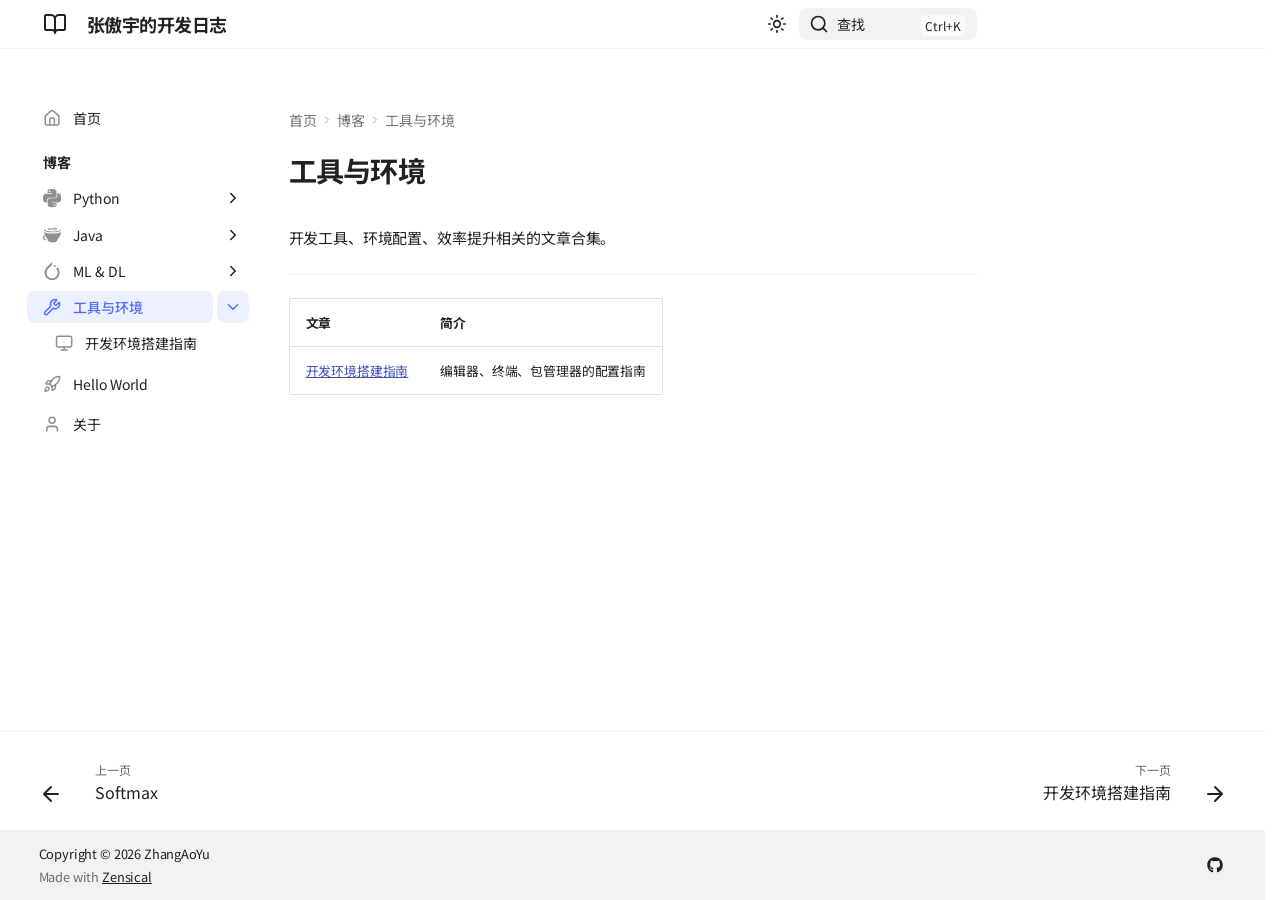
<file: site/blog/tools/index.html>
<!doctype html>
<html lang="zh" class="no-js">
  <head>
    
      <meta charset="utf-8">
      <meta name="viewport" content="width=device-width,initial-scale=1">
      
        <meta name="description" content="一个关于编程、技术和项目实践的个人技术博客">
      
      
        <meta name="author" content="ZhangAoYu">
      
      
        <link rel="canonical" href="https://zayu2005.github.io/blog/tools/">
      
      
        <link rel="prev" href="../dl/softmax/">
      
      
        <link rel="next" href="./dev-environment/">
      
      
        
      
      
      <link rel="icon" href="../../images/favicon.png">
      <meta name="generator" content="zensical-0.0.24">
    
    
      
        <title>工具与环境 - 张傲宇的开发日志</title>
      
    
    
      
        
      
      <link rel="stylesheet" href="../../assets/stylesheets/modern/main.28978c9b.min.css">
      
        
          
        
        <link rel="stylesheet" href="../../assets/stylesheets/modern/palette.dfe2e883.min.css">
      
      


    
    
      
    
    
      
        
        
        <link rel="preconnect" href="https://fonts.gstatic.com" crossorigin>
        <link rel="stylesheet" href="https://fonts.googleapis.com/css?family=Noto+Sans+SC:300,300i,400,400i,500,500i,700,700i%7CJetBrains+Mono:400,400i,700,700i&display=fallback">
        <style>:root{--md-text-font:"Noto Sans SC";--md-code-font:"JetBrains Mono"}</style>
      
    
    
      <link rel="stylesheet" href="../../stylesheets/extra.css">
    
    <script>__md_scope=new URL("../..",location),__md_hash=e=>[...e].reduce(((e,t)=>(e<<5)-e+t.charCodeAt(0)),0),__md_get=(e,t=localStorage,a=__md_scope)=>JSON.parse(t.getItem(a.pathname+"."+e)),__md_set=(e,t,a=localStorage,_=__md_scope)=>{try{a.setItem(_.pathname+"."+e,JSON.stringify(t))}catch(e){}},document.documentElement.setAttribute("data-platform",navigator.platform)</script>
    
      

    
    
  </head>
  
  
    
    
      
    
    
    
    
    <body dir="ltr" data-md-color-scheme="default" data-md-color-primary="indigo" data-md-color-accent="indigo">
  
    
    <input class="md-toggle" data-md-toggle="drawer" type="checkbox" id="__drawer" autocomplete="off">
    <input class="md-toggle" data-md-toggle="search" type="checkbox" id="__search" autocomplete="off">
    <label class="md-overlay" for="__drawer"></label>
    <div data-md-component="skip">
      
        
        <a href="#_1" class="md-skip">
          跳转至
        </a>
      
    </div>
    <div data-md-component="announce">
      
    </div>
    
    
      

  

<header class="md-header md-header--shadow" data-md-component="header">
  <nav class="md-header__inner md-grid" aria-label="页眉">
    <a href="../.." title="张傲宇的开发日志" class="md-header__button md-logo" aria-label="张傲宇的开发日志" data-md-component="logo">
      
  
  <svg xmlns="http://www.w3.org/2000/svg" fill="none" stroke="currentColor" stroke-linecap="round" stroke-linejoin="round" stroke-width="2" class="lucide lucide-book-open" viewBox="0 0 24 24"><path d="M12 7v14M3 18a1 1 0 0 1-1-1V4a1 1 0 0 1 1-1h5a4 4 0 0 1 4 4 4 4 0 0 1 4-4h5a1 1 0 0 1 1 1v13a1 1 0 0 1-1 1h-6a3 3 0 0 0-3 3 3 3 0 0 0-3-3z"/></svg>

    </a>
    <label class="md-header__button md-icon" for="__drawer">
      
      <svg xmlns="http://www.w3.org/2000/svg" fill="none" stroke="currentColor" stroke-linecap="round" stroke-linejoin="round" stroke-width="2" class="lucide lucide-menu" viewBox="0 0 24 24"><path d="M4 5h16M4 12h16M4 19h16"/></svg>
    </label>
    <div class="md-header__title" data-md-component="header-title">
      <div class="md-header__ellipsis">
        <div class="md-header__topic">
          <span class="md-ellipsis">
            张傲宇的开发日志
          </span>
        </div>
        <div class="md-header__topic" data-md-component="header-topic">
          <span class="md-ellipsis">
            
              工具与环境
            
          </span>
        </div>
      </div>
    </div>
    
      
        <form class="md-header__option" data-md-component="palette">
  
    
    
    
    <input class="md-option" data-md-color-media="none" data-md-color-scheme="default" data-md-color-primary="indigo" data-md-color-accent="indigo"  aria-label="切换到暗色模式"  type="radio" name="__palette" id="__palette_0">
    
      <label class="md-header__button md-icon" title="切换到暗色模式" for="__palette_1" hidden>
        <svg xmlns="http://www.w3.org/2000/svg" fill="none" stroke="currentColor" stroke-linecap="round" stroke-linejoin="round" stroke-width="2" class="lucide lucide-sun" viewBox="0 0 24 24"><circle cx="12" cy="12" r="4"/><path d="M12 2v2M12 20v2M4.93 4.93l1.41 1.41M17.66 17.66l1.41 1.41M2 12h2M20 12h2M6.34 17.66l-1.41 1.41M19.07 4.93l-1.41 1.41"/></svg>
      </label>
    
  
    
    
    
    <input class="md-option" data-md-color-media="none" data-md-color-scheme="slate" data-md-color-primary="indigo" data-md-color-accent="indigo"  aria-label="切换到亮色模式"  type="radio" name="__palette" id="__palette_1">
    
      <label class="md-header__button md-icon" title="切换到亮色模式" for="__palette_0" hidden>
        <svg xmlns="http://www.w3.org/2000/svg" fill="none" stroke="currentColor" stroke-linecap="round" stroke-linejoin="round" stroke-width="2" class="lucide lucide-moon" viewBox="0 0 24 24"><path d="M20.985 12.486a9 9 0 1 1-9.473-9.472c.405-.022.617.46.402.803a6 6 0 0 0 8.268 8.268c.344-.215.825-.004.803.401"/></svg>
      </label>
    
  
</form>
      
    
    
      <script>var palette=__md_get("__palette");if(palette&&palette.color){if("(prefers-color-scheme)"===palette.color.media){var media=matchMedia("(prefers-color-scheme: light)"),input=document.querySelector(media.matches?"[data-md-color-media='(prefers-color-scheme: light)']":"[data-md-color-media='(prefers-color-scheme: dark)']");palette.color.media=input.getAttribute("data-md-color-media"),palette.color.scheme=input.getAttribute("data-md-color-scheme"),palette.color.primary=input.getAttribute("data-md-color-primary"),palette.color.accent=input.getAttribute("data-md-color-accent")}for(var[key,value]of Object.entries(palette.color))document.body.setAttribute("data-md-color-"+key,value)}</script>
    
    
    
      
      
        <label class="md-header__button md-icon" for="__search">
          
          <svg xmlns="http://www.w3.org/2000/svg" fill="none" stroke="currentColor" stroke-linecap="round" stroke-linejoin="round" stroke-width="2" class="lucide lucide-search" viewBox="0 0 24 24"><path d="m21 21-4.34-4.34"/><circle cx="11" cy="11" r="8"/></svg>
        </label>
        <div class="md-search" data-md-component="search" role="dialog" aria-label="查找">
  <button type="button" class="md-search__button">
    查找
  </button>
</div>
      
    
    <div class="md-header__source">
      
    </div>
  </nav>
  
</header>
    
    <div class="md-container" data-md-component="container">
      
      
        
          
        
      
      <main class="md-main" data-md-component="main">
        <div class="md-main__inner md-grid">
          
            
              
              <div class="md-sidebar md-sidebar--primary" data-md-component="sidebar" data-md-type="navigation" >
                <div class="md-sidebar__scrollwrap">
                  <div class="md-sidebar__inner">
                    



<nav class="md-nav md-nav--primary" aria-label="导航栏" data-md-level="0">
  <label class="md-nav__title" for="__drawer">
    <a href="../.." title="张傲宇的开发日志" class="md-nav__button md-logo" aria-label="张傲宇的开发日志" data-md-component="logo">
      
  
  <svg xmlns="http://www.w3.org/2000/svg" fill="none" stroke="currentColor" stroke-linecap="round" stroke-linejoin="round" stroke-width="2" class="lucide lucide-book-open" viewBox="0 0 24 24"><path d="M12 7v14M3 18a1 1 0 0 1-1-1V4a1 1 0 0 1 1-1h5a4 4 0 0 1 4 4 4 4 0 0 1 4-4h5a1 1 0 0 1 1 1v13a1 1 0 0 1-1 1h-6a3 3 0 0 0-3 3 3 3 0 0 0-3-3z"/></svg>

    </a>
    张傲宇的开发日志
  </label>
  
  <ul class="md-nav__list" data-md-scrollfix>
    
      
      
  
  
  
  
    <li class="md-nav__item">
      <a href="../.." class="md-nav__link">
        
  
  
    <svg xmlns="http://www.w3.org/2000/svg" fill="none" stroke="currentColor" stroke-linecap="round" stroke-linejoin="round" stroke-width="2" class="lucide lucide-home" viewBox="0 0 24 24"><path d="M15 21v-8a1 1 0 0 0-1-1h-4a1 1 0 0 0-1 1v8"/><path d="M3 10a2 2 0 0 1 .709-1.528l7-6a2 2 0 0 1 2.582 0l7 6A2 2 0 0 1 21 10v9a2 2 0 0 1-2 2H5a2 2 0 0 1-2-2z"/></svg>
  
  <span class="md-ellipsis">
    
  
    首页
  

    
  </span>
  
  

      </a>
    </li>
  

    
      
      
  
  
    
  
  
  
    
    
      
        
      
        
      
        
      
        
      
        
      
    
    
    
      
        
        
      
    
    
    <li class="md-nav__item md-nav__item--active md-nav__item--section md-nav__item--nested">
      
        
        
        <input class="md-nav__toggle md-toggle " type="checkbox" id="__nav_2" checked>
        
          
          <label class="md-nav__link" for="__nav_2" id="__nav_2_label" tabindex="">
            
  
  
  <span class="md-ellipsis">
    
  
    博客
  

    
  </span>
  
  

            <span class="md-nav__icon md-icon"></span>
          </label>
        
        <nav class="md-nav" data-md-level="1" aria-labelledby="__nav_2_label" aria-expanded="true">
          <label class="md-nav__title" for="__nav_2">
            <span class="md-nav__icon md-icon"></span>
            
  
    博客
  

          </label>
          <ul class="md-nav__list" data-md-scrollfix>
            
              
                
  
  
  
  
    
    
      
        
          
        
      
        
      
    
    
    
      
    
    
    <li class="md-nav__item md-nav__item--nested">
      
        
        
        <input class="md-nav__toggle md-toggle " type="checkbox" id="__nav_2_1" >
        
          
          <div class="md-nav__link md-nav__container">
            <a href="../python/" class="md-nav__link ">
              
  
  
    <svg xmlns="http://www.w3.org/2000/svg" viewBox="0 0 24 24"><path d="m14.25.18.9.2.73.26.59.3.45.32.34.34.25.34.16.33.1.3.04.26.02.2-.01.13V8.5l-.05.63-.13.55-.21.46-.26.38-.3.31-.33.25-.35.19-.35.14-.33.1-.3.07-.26.04-.21.02H8.77l-.69.05-.59.14-.5.22-.41.27-.33.32-.27.35-.2.36-.15.37-.1.35-.07.32-.04.27-.02.21v3.06H3.17l-.21-.03-.28-.07-.32-.12-.35-.18-.36-.26-.36-.36-.35-.46-.32-.59-.28-.73-.21-.88-.14-1.05-.05-1.23.06-1.22.16-1.04.24-.87.32-.71.36-.57.4-.44.42-.33.42-.24.4-.16.36-.1.32-.05.24-.01h.16l.06.01h8.16v-.83H6.18l-.01-2.75-.02-.37.05-.34.11-.31.17-.28.25-.26.31-.23.38-.2.44-.18.51-.15.58-.12.64-.1.71-.06.77-.04.84-.02 1.27.05zm-6.3 1.98-.23.33-.08.41.08.41.23.34.33.22.41.09.41-.09.33-.22.23-.34.08-.41-.08-.41-.23-.33-.33-.22-.41-.09-.41.09zm13.09 3.95.28.06.32.12.35.18.36.27.36.35.35.47.32.59.28.73.21.88.14 1.04.05 1.23-.06 1.23-.16 1.04-.24.86-.32.71-.36.57-.4.45-.42.33-.42.24-.4.16-.36.09-.32.05-.24.02-.16-.01h-8.22v.82h5.84l.01 2.76.02.36-.05.34-.11.31-.17.29-.25.25-.31.24-.38.2-.44.17-.51.15-.58.13-.64.09-.71.07-.77.04-.84.01-1.27-.04-1.07-.14-.9-.2-.73-.25-.59-.3-.45-.33-.34-.34-.25-.34-.16-.33-.1-.3-.04-.25-.02-.2.01-.13v-5.34l.05-.64.13-.54.21-.46.26-.38.3-.32.33-.24.35-.2.35-.14.33-.1.3-.06.26-.04.21-.02.13-.01h5.84l.69-.05.59-.14.5-.21.41-.28.33-.32.27-.35.2-.36.15-.36.1-.35.07-.32.04-.28.02-.21V6.07h2.09l.14.01zm-6.47 14.25-.23.33-.08.41.08.41.23.33.33.23.41.08.41-.08.33-.23.23-.33.08-.41-.08-.41-.23-.33-.33-.23-.41-.08-.41.08z"/></svg>
  
  <span class="md-ellipsis">
    
  
    Python
  

    
  </span>
  
  

            </a>
            
              
              <label class="md-nav__link " for="__nav_2_1" id="__nav_2_1_label" tabindex="0">
                <span class="md-nav__icon md-icon"></span>
              </label>
            
          </div>
        
        <nav class="md-nav" data-md-level="2" aria-labelledby="__nav_2_1_label" aria-expanded="false">
          <label class="md-nav__title" for="__nav_2_1">
            <span class="md-nav__icon md-icon"></span>
            
  
    Python
  

          </label>
          <ul class="md-nav__list" data-md-scrollfix>
            
              
            
              
                
  
  
  
  
    <li class="md-nav__item">
      <a href="../python/tips/" class="md-nav__link">
        
  
  
    <svg xmlns="http://www.w3.org/2000/svg" viewBox="0 0 24 24"><path d="m14.25.18.9.2.73.26.59.3.45.32.34.34.25.34.16.33.1.3.04.26.02.2-.01.13V8.5l-.05.63-.13.55-.21.46-.26.38-.3.31-.33.25-.35.19-.35.14-.33.1-.3.07-.26.04-.21.02H8.77l-.69.05-.59.14-.5.22-.41.27-.33.32-.27.35-.2.36-.15.37-.1.35-.07.32-.04.27-.02.21v3.06H3.17l-.21-.03-.28-.07-.32-.12-.35-.18-.36-.26-.36-.36-.35-.46-.32-.59-.28-.73-.21-.88-.14-1.05-.05-1.23.06-1.22.16-1.04.24-.87.32-.71.36-.57.4-.44.42-.33.42-.24.4-.16.36-.1.32-.05.24-.01h.16l.06.01h8.16v-.83H6.18l-.01-2.75-.02-.37.05-.34.11-.31.17-.28.25-.26.31-.23.38-.2.44-.18.51-.15.58-.12.64-.1.71-.06.77-.04.84-.02 1.27.05zm-6.3 1.98-.23.33-.08.41.08.41.23.34.33.22.41.09.41-.09.33-.22.23-.34.08-.41-.08-.41-.23-.33-.33-.22-.41-.09-.41.09zm13.09 3.95.28.06.32.12.35.18.36.27.36.35.35.47.32.59.28.73.21.88.14 1.04.05 1.23-.06 1.23-.16 1.04-.24.86-.32.71-.36.57-.4.45-.42.33-.42.24-.4.16-.36.09-.32.05-.24.02-.16-.01h-8.22v.82h5.84l.01 2.76.02.36-.05.34-.11.31-.17.29-.25.25-.31.24-.38.2-.44.17-.51.15-.58.13-.64.09-.71.07-.77.04-.84.01-1.27-.04-1.07-.14-.9-.2-.73-.25-.59-.3-.45-.33-.34-.34-.25-.34-.16-.33-.1-.3-.04-.25-.02-.2.01-.13v-5.34l.05-.64.13-.54.21-.46.26-.38.3-.32.33-.24.35-.2.35-.14.33-.1.3-.06.26-.04.21-.02.13-.01h5.84l.69-.05.59-.14.5-.21.41-.28.33-.32.27-.35.2-.36.15-.36.1-.35.07-.32.04-.28.02-.21V6.07h2.09l.14.01zm-6.47 14.25-.23.33-.08.41.08.41.23.33.33.23.41.08.41-.08.33-.23.23-.33.08-.41-.08-.41-.23-.33-.33-.23-.41-.08-.41.08z"/></svg>
  
  <span class="md-ellipsis">
    
  
    Python 实用技巧
  

    
  </span>
  
  

      </a>
    </li>
  

              
            
          </ul>
        </nav>
      
    </li>
  

              
            
              
                
  
  
  
  
    
    
      
        
          
        
      
        
      
        
      
    
    
    
      
    
    
    <li class="md-nav__item md-nav__item--nested">
      
        
        
        <input class="md-nav__toggle md-toggle " type="checkbox" id="__nav_2_2" >
        
          
          <div class="md-nav__link md-nav__container">
            <a href="../java/" class="md-nav__link ">
              
  
  
    <svg xmlns="http://www.w3.org/2000/svg" viewBox="0 0 24 24"><path d="M4.645 7.472c2.1.53 4.779.8 8.008.8 3.299 0 5.918-.27 8.008-.8 2.23-.52 3.299-1.22 3.299-1.88 0-.47-.48-.93-1.35-1.28.2.13.35.35.35.59 0 .67-1.01 1.22-3.039 1.68-1.88.41-4.279.7-7.198.7-2.82 0-5.329-.29-7.138-.68-1.95-.48-2.97-1-2.97-1.68 0-.28.13-.52.52-.8-1.22.47-1.88.87-1.88 1.47.07.68 1.16 1.36 3.39 1.88m4.689-2.16c2.27-.2 2.929-1.659 5.588-1.899 1.31-.1 2.14.16 2.23.62.08.43-.57.72-1.36.78-1.09.11-1.54-.28-1.63-.65-.81.09-.94.43-.9.67.09.46 1.07.92 2.75.76 1.9-.15 2.54-.9 2.38-1.65-.2-.98-1.66-1.8-4.28-1.55-3.359.3-3.339 1.86-5.628 2.05-.94.09-1.46-.13-1.55-.5-.06-.37.4-.55.94-.59.5-.05 1.11.04 1.4.2.21-.11.28-.22.26-.35-.1-.35-.79-.5-1.66-.44-1.7.15-1.7.91-1.64 1.25.17.87 1.48 1.45 3.1 1.3zm11.417 3.84c-2.1.49-4.779.809-8.008.809-3.3 0-5.989-.34-8.078-.8-1.88-.48-2.88-1.01-3.23-1.56.18 1.23.49 2.42.89 3.55-.48.3-.91.67-1.3 1.17a4.52 4.52 0 0 0-1.019 3.098 3.6 3.6 0 0 0 1.42 2.62c.87.68 1.81.88 2.879.68.41-.07.87-.28 1.29-.42-.88 0-1.62-.28-2.36-.87a3.55 3.55 0 0 1-1.49-2.42c-.2-.94 0-1.81.53-2.579.12-.15.25-.28.39-.4.3.73.62 1.45.98 2.12.81 1.23 1.62 2.299 2.43 3.459.35.68.58 1.35.74 2.019a3.9 3.9 0 0 0 2.229 1.5c1.15.4 2.35.58 3.579.51h.13a10.2 10.2 0 0 0 3.689-.52 4.18 4.18 0 0 0 2.16-1.49h.07c.13-.67.35-1.34.67-2.02.799-1.17 1.619-2.229 2.419-3.458A20.995 20.993 0 0 0 24 7.612c-.43.6-1.44 1.13-3.25 1.54z"/></svg>
  
  <span class="md-ellipsis">
    
  
    Java
  

    
  </span>
  
  

            </a>
            
              
              <label class="md-nav__link " for="__nav_2_2" id="__nav_2_2_label" tabindex="0">
                <span class="md-nav__icon md-icon"></span>
              </label>
            
          </div>
        
        <nav class="md-nav" data-md-level="2" aria-labelledby="__nav_2_2_label" aria-expanded="false">
          <label class="md-nav__title" for="__nav_2_2">
            <span class="md-nav__icon md-icon"></span>
            
  
    Java
  

          </label>
          <ul class="md-nav__list" data-md-scrollfix>
            
              
            
              
                
  
  
  
  
    <li class="md-nav__item">
      <a href="../java/basics/" class="md-nav__link">
        
  
  
    <svg xmlns="http://www.w3.org/2000/svg" viewBox="0 0 24 24"><path d="M4.645 7.472c2.1.53 4.779.8 8.008.8 3.299 0 5.918-.27 8.008-.8 2.23-.52 3.299-1.22 3.299-1.88 0-.47-.48-.93-1.35-1.28.2.13.35.35.35.59 0 .67-1.01 1.22-3.039 1.68-1.88.41-4.279.7-7.198.7-2.82 0-5.329-.29-7.138-.68-1.95-.48-2.97-1-2.97-1.68 0-.28.13-.52.52-.8-1.22.47-1.88.87-1.88 1.47.07.68 1.16 1.36 3.39 1.88m4.689-2.16c2.27-.2 2.929-1.659 5.588-1.899 1.31-.1 2.14.16 2.23.62.08.43-.57.72-1.36.78-1.09.11-1.54-.28-1.63-.65-.81.09-.94.43-.9.67.09.46 1.07.92 2.75.76 1.9-.15 2.54-.9 2.38-1.65-.2-.98-1.66-1.8-4.28-1.55-3.359.3-3.339 1.86-5.628 2.05-.94.09-1.46-.13-1.55-.5-.06-.37.4-.55.94-.59.5-.05 1.11.04 1.4.2.21-.11.28-.22.26-.35-.1-.35-.79-.5-1.66-.44-1.7.15-1.7.91-1.64 1.25.17.87 1.48 1.45 3.1 1.3zm11.417 3.84c-2.1.49-4.779.809-8.008.809-3.3 0-5.989-.34-8.078-.8-1.88-.48-2.88-1.01-3.23-1.56.18 1.23.49 2.42.89 3.55-.48.3-.91.67-1.3 1.17a4.52 4.52 0 0 0-1.019 3.098 3.6 3.6 0 0 0 1.42 2.62c.87.68 1.81.88 2.879.68.41-.07.87-.28 1.29-.42-.88 0-1.62-.28-2.36-.87a3.55 3.55 0 0 1-1.49-2.42c-.2-.94 0-1.81.53-2.579.12-.15.25-.28.39-.4.3.73.62 1.45.98 2.12.81 1.23 1.62 2.299 2.43 3.459.35.68.58 1.35.74 2.019a3.9 3.9 0 0 0 2.229 1.5c1.15.4 2.35.58 3.579.51h.13a10.2 10.2 0 0 0 3.689-.52 4.18 4.18 0 0 0 2.16-1.49h.07c.13-.67.35-1.34.67-2.02.799-1.17 1.619-2.229 2.419-3.458A20.995 20.993 0 0 0 24 7.612c-.43.6-1.44 1.13-3.25 1.54z"/></svg>
  
  <span class="md-ellipsis">
    
  
    Java 语法基础
  

    
  </span>
  
  

      </a>
    </li>
  

              
            
              
                
  
  
  
  
    <li class="md-nav__item">
      <a href="../java/springboot/" class="md-nav__link">
        
  
  
    <svg xmlns="http://www.w3.org/2000/svg" viewBox="0 0 24 24"><path d="m23.693 10.706-4.73-8.185c-.41-.71-1.417-1.294-2.24-1.294h-9.45c-.82 0-1.831.584-2.24 1.294L.306 10.706c-.41.71-.41 1.873 0 2.584l4.725 8.189c.41.71 1.417 1.294 2.24 1.294h9.455c.82 0 1.826-.584 2.24-1.294l4.726-8.19c.41-.71.41-1.873 0-2.583zM10.976 5.755c0-.537.438-.975.974-.975s.975.438.975.975v5.821a.976.976 0 0 1-1.948 0zm.974 12.43a6.616 6.616 0 0 1-6.607-6.609A6.64 6.64 0 0 1 8.01 6.272a.866.866 0 0 1 1.214.18.866.866 0 0 1-.178 1.213 4.876 4.876 0 0 0 5.812 7.827 4.88 4.88 0 0 0 1.967-3.916 4.9 4.9 0 0 0-1.986-3.925.87.87 0 0 1-.183-1.214.87.87 0 0 1 1.214-.183 6.63 6.63 0 0 1 2.687 5.322 6.613 6.613 0 0 1-6.608 6.608"/></svg>
  
  <span class="md-ellipsis">
    
  
    SpringBoot 配置指南
  

    
  </span>
  
  

      </a>
    </li>
  

              
            
          </ul>
        </nav>
      
    </li>
  

              
            
              
                
  
  
  
  
    
    
      
        
          
        
      
        
      
    
    
    
      
    
    
    <li class="md-nav__item md-nav__item--nested">
      
        
        
        <input class="md-nav__toggle md-toggle " type="checkbox" id="__nav_2_3" >
        
          
          <div class="md-nav__link md-nav__container">
            <a href="../dl/" class="md-nav__link ">
              
  
  
    <svg xmlns="http://www.w3.org/2000/svg" viewBox="0 0 24 24"><path d="M12.005 0 4.952 7.053a9.865 9.865 0 0 0 0 14.022 9.866 9.866 0 0 0 14.022 0c3.984-3.9 3.986-10.205.085-14.023l-1.744 1.743c2.904 2.905 2.904 7.634 0 10.538s-7.634 2.904-10.538 0-2.904-7.634 0-10.538l4.647-4.646.582-.665zm3.568 3.899a1.327 1.327 0 0 0-1.327 1.327 1.327 1.327 0 0 0 1.327 1.328A1.327 1.327 0 0 0 16.9 5.226 1.327 1.327 0 0 0 15.573 3.9z"/></svg>
  
  <span class="md-ellipsis">
    
  
    ML & DL
  

    
  </span>
  
  

            </a>
            
              
              <label class="md-nav__link " for="__nav_2_3" id="__nav_2_3_label" tabindex="0">
                <span class="md-nav__icon md-icon"></span>
              </label>
            
          </div>
        
        <nav class="md-nav" data-md-level="2" aria-labelledby="__nav_2_3_label" aria-expanded="false">
          <label class="md-nav__title" for="__nav_2_3">
            <span class="md-nav__icon md-icon"></span>
            
  
    ML & DL
  

          </label>
          <ul class="md-nav__list" data-md-scrollfix>
            
              
            
              
                
  
  
  
  
    <li class="md-nav__item">
      <a href="../dl/softmax/" class="md-nav__link">
        
  
  
  <span class="md-ellipsis">
    
  
    Softmax
  

    
  </span>
  
  

      </a>
    </li>
  

              
            
          </ul>
        </nav>
      
    </li>
  

              
            
              
                
  
  
    
  
  
  
    
    
      
        
          
        
      
        
      
    
    
    
      
    
    
    <li class="md-nav__item md-nav__item--active md-nav__item--nested">
      
        
        
        <input class="md-nav__toggle md-toggle " type="checkbox" id="__nav_2_4" checked>
        
          
          <div class="md-nav__link md-nav__container">
            <a href="././" class="md-nav__link md-nav__link--active">
              
  
  
    <svg xmlns="http://www.w3.org/2000/svg" fill="none" stroke="currentColor" stroke-linecap="round" stroke-linejoin="round" stroke-width="2" class="lucide lucide-wrench" viewBox="0 0 24 24"><path d="M14.7 6.3a1 1 0 0 0 0 1.4l1.6 1.6a1 1 0 0 0 1.4 0l3.106-3.105c.32-.322.863-.22.983.218a6 6 0 0 1-8.259 7.057l-7.91 7.91a1 1 0 0 1-2.999-3l7.91-7.91a6 6 0 0 1 7.057-8.259c.438.12.54.662.219.984z"/></svg>
  
  <span class="md-ellipsis">
    
  
    工具与环境
  

    
  </span>
  
  

            </a>
            
              
              <label class="md-nav__link md-nav__link--active" for="__nav_2_4" id="__nav_2_4_label" tabindex="0">
                <span class="md-nav__icon md-icon"></span>
              </label>
            
          </div>
        
        <nav class="md-nav" data-md-level="2" aria-labelledby="__nav_2_4_label" aria-expanded="true">
          <label class="md-nav__title" for="__nav_2_4">
            <span class="md-nav__icon md-icon"></span>
            
  
    工具与环境
  

          </label>
          <ul class="md-nav__list" data-md-scrollfix>
            
              
            
              
                
  
  
  
  
    <li class="md-nav__item">
      <a href="./dev-environment/" class="md-nav__link">
        
  
  
    <svg xmlns="http://www.w3.org/2000/svg" fill="none" stroke="currentColor" stroke-linecap="round" stroke-linejoin="round" stroke-width="2" class="lucide lucide-monitor" viewBox="0 0 24 24"><rect width="20" height="14" x="2" y="3" rx="2"/><path d="M8 21h8M12 17v4"/></svg>
  
  <span class="md-ellipsis">
    
  
    开发环境搭建指南
  

    
  </span>
  
  

      </a>
    </li>
  

              
            
          </ul>
        </nav>
      
    </li>
  

              
            
              
                
  
  
  
  
    <li class="md-nav__item">
      <a href="../hello-world/" class="md-nav__link">
        
  
  
    <svg xmlns="http://www.w3.org/2000/svg" fill="none" stroke="currentColor" stroke-linecap="round" stroke-linejoin="round" stroke-width="2" class="lucide lucide-rocket" viewBox="0 0 24 24"><path d="M4.5 16.5c-1.5 1.26-2 5-2 5s3.74-.5 5-2c.71-.84.7-2.13-.09-2.91a2.18 2.18 0 0 0-2.91-.09M12 15l-3-3a22 22 0 0 1 2-3.95A12.88 12.88 0 0 1 22 2c0 2.72-.78 7.5-6 11a22.4 22.4 0 0 1-4 2"/><path d="M9 12H4s.55-3.03 2-4c1.62-1.08 5 0 5 0M12 15v5s3.03-.55 4-2c1.08-1.62 0-5 0-5"/></svg>
  
  <span class="md-ellipsis">
    
  
    Hello World
  

    
  </span>
  
  

      </a>
    </li>
  

              
            
          </ul>
        </nav>
      
    </li>
  

    
      
      
  
  
  
  
    <li class="md-nav__item">
      <a href="../../about/" class="md-nav__link">
        
  
  
    <svg xmlns="http://www.w3.org/2000/svg" fill="none" stroke="currentColor" stroke-linecap="round" stroke-linejoin="round" stroke-width="2" class="lucide lucide-user" viewBox="0 0 24 24"><path d="M19 21v-2a4 4 0 0 0-4-4H9a4 4 0 0 0-4 4v2"/><circle cx="12" cy="7" r="4"/></svg>
  
  <span class="md-ellipsis">
    
  
    关于
  

    
  </span>
  
  

      </a>
    </li>
  

    
  </ul>
</nav>
                  </div>
                </div>
              </div>
            
            
              
              <div class="md-sidebar md-sidebar--secondary" data-md-component="sidebar" data-md-type="toc" >
                <div class="md-sidebar__scrollwrap">
                  <div class="md-sidebar__inner">
                    


<nav class="md-nav md-nav--secondary" aria-label="目录">
  
  
  
    
  
  
</nav>
                  </div>
                </div>
              </div>
            
          
          
            <div class="md-content" data-md-component="content">
              
                



  


  <nav class="md-path" aria-label="导航栏" >
    <ol class="md-path__list">
      
        
  
  
    <li class="md-path__item">
      <a href="../.." class="md-path__link">
        
  <span class="md-ellipsis">
    首页
  </span>

      </a>
    </li>
  

      
      
        
  
  
    
    
      
  
  
    
    
      <li class="md-path__item">
        <a href="../python/" class="md-path__link">
          
  <span class="md-ellipsis">
    博客
  </span>

        </a>
      </li>
    
  

    
  

      
        
  
  
    
    
      <li class="md-path__item">
        <a href="././" class="md-path__link">
          
  <span class="md-ellipsis">
    工具与环境
  </span>

        </a>
      </li>
    
  

      
    </ol>
  </nav>

              
              <article class="md-content__inner md-typeset">
                
                  

<h1 id="_1">工具与环境<a class="headerlink" href="#_1" title="Permanent link">&para;</a></h1>
<p>开发工具、环境配置、效率提升相关的文章合集。</p>
<hr />
<table>
<thead>
<tr>
<th>文章</th>
<th>简介</th>
</tr>
</thead>
<tbody>
<tr>
<td><a href="dev-environment/">开发环境搭建指南</a></td>
<td>编辑器、终端、包管理器的配置指南</td>
</tr>
</tbody>
</table>









  
  






                
              </article>
            </div>
          
          
  <script>var tabs=__md_get("__tabs");if(Array.isArray(tabs))e:for(var set of document.querySelectorAll(".tabbed-set")){var labels=set.querySelector(".tabbed-labels");for(var tab of tabs)for(var label of labels.getElementsByTagName("label"))if(label.innerText.trim()===tab){var input=document.getElementById(label.htmlFor);input.checked=!0;continue e}}</script>

<script>var target=document.getElementById(location.hash.slice(1));target&&target.name&&(target.checked=target.name.startsWith("__tabbed_"))</script>
        </div>
        
          <button type="button" class="md-top md-icon" data-md-component="top" hidden>
  
  <svg xmlns="http://www.w3.org/2000/svg" fill="none" stroke="currentColor" stroke-linecap="round" stroke-linejoin="round" stroke-width="2" class="lucide lucide-circle-arrow-up" viewBox="0 0 24 24"><circle cx="12" cy="12" r="10"/><path d="m16 12-4-4-4 4M12 16V8"/></svg>
  回到页面顶部
</button>
        
      </main>
      
        <footer class="md-footer">
  
    
      
      <nav class="md-footer__inner md-grid" aria-label="页脚" >
        
          
          <a href="../dl/softmax/" class="md-footer__link md-footer__link--prev" aria-label="上一页: Softmax">
            <div class="md-footer__button md-icon">
              
              <svg xmlns="http://www.w3.org/2000/svg" fill="none" stroke="currentColor" stroke-linecap="round" stroke-linejoin="round" stroke-width="2" class="lucide lucide-arrow-left" viewBox="0 0 24 24"><path d="m12 19-7-7 7-7M19 12H5"/></svg>
            </div>
            <div class="md-footer__title">
              <span class="md-footer__direction">
                上一页
              </span>
              <div class="md-ellipsis">
                Softmax
              </div>
            </div>
          </a>
        
        
          
          <a href="./dev-environment/" class="md-footer__link md-footer__link--next" aria-label="下一页: 开发环境搭建指南">
            <div class="md-footer__title">
              <span class="md-footer__direction">
                下一页
              </span>
              <div class="md-ellipsis">
                开发环境搭建指南
              </div>
            </div>
            <div class="md-footer__button md-icon">
              
              <svg xmlns="http://www.w3.org/2000/svg" fill="none" stroke="currentColor" stroke-linecap="round" stroke-linejoin="round" stroke-width="2" class="lucide lucide-arrow-right" viewBox="0 0 24 24"><path d="M5 12h14M12 5l7 7-7 7"/></svg>
            </div>
          </a>
        
      </nav>
    
  
  <div class="md-footer-meta md-typeset">
    <div class="md-footer-meta__inner md-grid">
      <div class="md-copyright">
  
    <div class="md-copyright__highlight">
      Copyright &copy; 2026 ZhangAoYu

    </div>
  
  
    Made with
    <a href="https://zensical.org/" target="_blank" rel="noopener">
      Zensical
    </a>
  
</div>
      
        
<div class="md-social">
  
    
    
    
    
      
      
    
    <a href="https://github.com/zayu2005" target="_blank" rel="noopener" title="github.com" class="md-social__link">
      <svg xmlns="http://www.w3.org/2000/svg" viewBox="0 0 512 512"><!--! Font Awesome Free 7.1.0 by @fontawesome - https://fontawesome.com License - https://fontawesome.com/license/free (Icons: CC BY 4.0, Fonts: SIL OFL 1.1, Code: MIT License) Copyright 2025 Fonticons, Inc.--><path fill="currentColor" d="M173.9 397.4c0 2-2.3 3.6-5.2 3.6-3.3.3-5.6-1.3-5.6-3.6 0-2 2.3-3.6 5.2-3.6 3-.3 5.6 1.3 5.6 3.6m-31.1-4.5c-.7 2 1.3 4.3 4.3 4.9 2.6 1 5.6 0 6.2-2s-1.3-4.3-4.3-5.2c-2.6-.7-5.5.3-6.2 2.3m44.2-1.7c-2.9.7-4.9 2.6-4.6 4.9.3 2 2.9 3.3 5.9 2.6 2.9-.7 4.9-2.6 4.6-4.6-.3-1.9-3-3.2-5.9-2.9M252.8 8C114.1 8 8 113.3 8 252c0 110.9 69.8 205.8 169.5 239.2 12.8 2.3 17.3-5.6 17.3-12.1 0-6.2-.3-40.4-.3-61.4 0 0-70 15-84.7-29.8 0 0-11.4-29.1-27.8-36.6 0 0-22.9-15.7 1.6-15.4 0 0 24.9 2 38.6 25.8 21.9 38.6 58.6 27.5 72.9 20.9 2.3-16 8.8-27.1 16-33.7-55.9-6.2-112.3-14.3-112.3-110.5 0-27.5 7.6-41.3 23.6-58.9-2.6-6.5-11.1-33.3 2.6-67.9 20.9-6.5 69 27 69 27 20-5.6 41.5-8.5 62.8-8.5s42.8 2.9 62.8 8.5c0 0 48.1-33.6 69-27 13.7 34.7 5.2 61.4 2.6 67.9 16 17.7 25.8 31.5 25.8 58.9 0 96.5-58.9 104.2-114.8 110.5 9.2 7.9 17 22.9 17 46.4 0 33.7-.3 75.4-.3 83.6 0 6.5 4.6 14.4 17.3 12.1C436.2 457.8 504 362.9 504 252 504 113.3 391.5 8 252.8 8M105.2 352.9c-1.3 1-1 3.3.7 5.2 1.6 1.6 3.9 2.3 5.2 1 1.3-1 1-3.3-.7-5.2-1.6-1.6-3.9-2.3-5.2-1m-10.8-8.1c-.7 1.3.3 2.9 2.3 3.9 1.6 1 3.6.7 4.3-.7.7-1.3-.3-2.9-2.3-3.9-2-.6-3.6-.3-4.3.7m32.4 35.6c-1.6 1.3-1 4.3 1.3 6.2 2.3 2.3 5.2 2.6 6.5 1 1.3-1.3.7-4.3-1.3-6.2-2.2-2.3-5.2-2.6-6.5-1m-11.4-14.7c-1.6 1-1.6 3.6 0 5.9s4.3 3.3 5.6 2.3c1.6-1.3 1.6-3.9 0-6.2-1.4-2.3-4-3.3-5.6-2"/></svg>
    </a>
  
</div>
      
    </div>
  </div>
</footer>
      
    </div>
    <div class="md-dialog" data-md-component="dialog">
      <div class="md-dialog__inner md-typeset"></div>
    </div>
    
    
    
      
      
      
      <script id="__config" type="application/json">{"annotate":null,"base":"../..","features":["announce.dismiss","content.code.annotate","content.code.copy","content.code.select","content.footnote.tooltips","content.tabs.link","content.tooltips","navigation.footer","navigation.indexes","navigation.instant","navigation.instant.prefetch","navigation.path","navigation.sections","navigation.top","navigation.tracking","search.highlight"],"search":"../../assets/javascripts/workers/search.e2d2d235.min.js","tags":null,"translations":{"clipboard.copied":"已复制","clipboard.copy":"复制","search.result.more.one":"在该页上还有 1 个符合条件的结果","search.result.more.other":"在该页上还有 # 个符合条件的结果","search.result.none":"没有找到符合条件的结果","search.result.one":"找到 1 个符合条件的结果","search.result.other":"# 个符合条件的结果","search.result.placeholder":"键入以开始搜索","search.result.term.missing":"缺少","select.version":"选择当前版本"},"version":null}</script>
    
    
      <script src="../../assets/javascripts/bundle.16f8adc2.min.js"></script>
      
    
  </body>
</html>
</file>
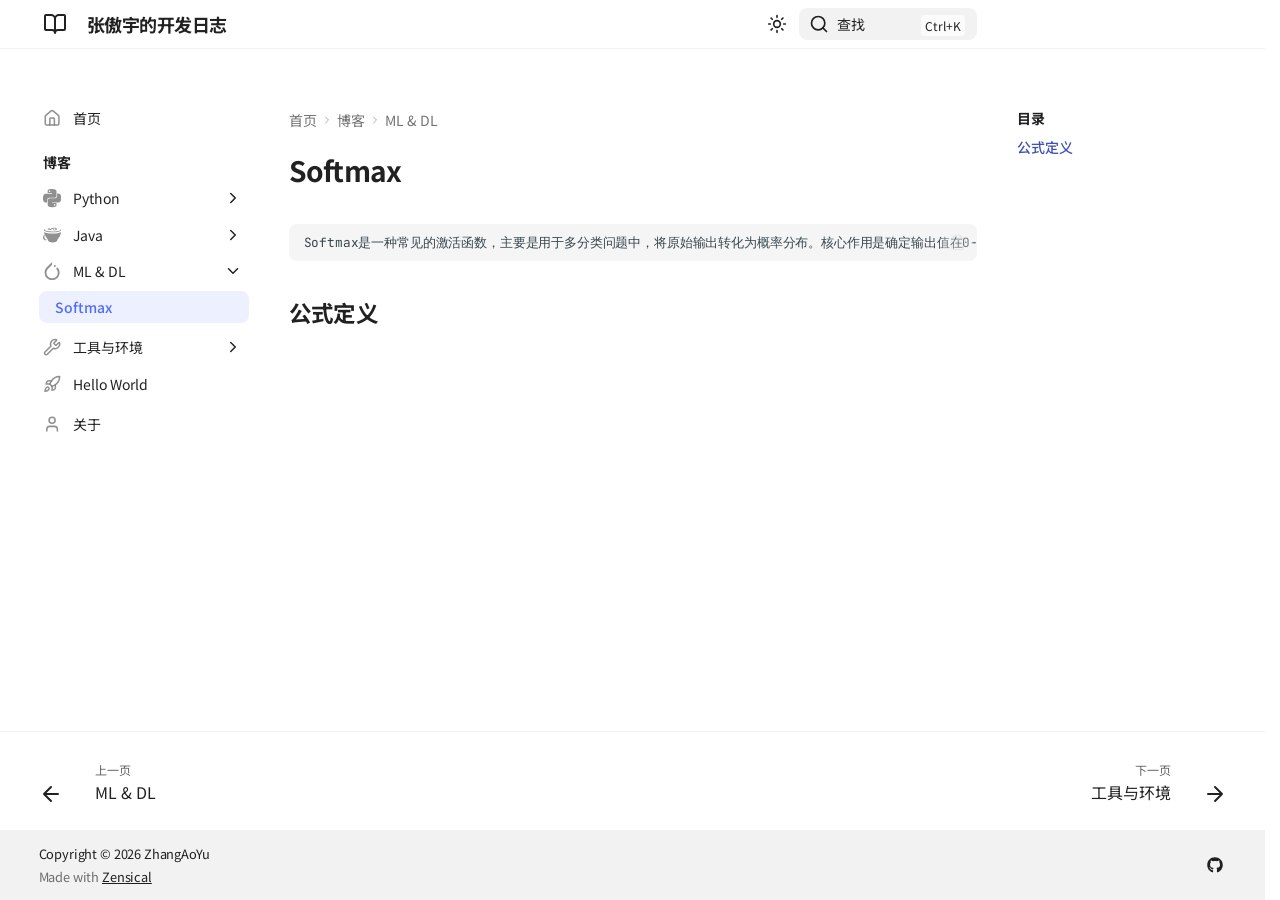
<file: site/blog/dl/softmax/index.html>
<!doctype html>
<html lang="zh" class="no-js">
  <head>
    
      <meta charset="utf-8">
      <meta name="viewport" content="width=device-width,initial-scale=1">
      
        <meta name="description" content="一个关于编程、技术和项目实践的个人技术博客">
      
      
        <meta name="author" content="ZhangAoYu">
      
      
        <link rel="canonical" href="https://zayu2005.github.io/blog/dl/softmax/">
      
      
        <link rel="prev" href="../">
      
      
        <link rel="next" href="../../tools/">
      
      
        
      
      
      <link rel="icon" href="../../../images/favicon.png">
      <meta name="generator" content="zensical-0.0.24">
    
    
      
        <title>Softmax - 张傲宇的开发日志</title>
      
    
    
      
        
      
      <link rel="stylesheet" href="../../../assets/stylesheets/modern/main.28978c9b.min.css">
      
        
          
        
        <link rel="stylesheet" href="../../../assets/stylesheets/modern/palette.dfe2e883.min.css">
      
      


    
    
      
    
    
      
        
        
        <link rel="preconnect" href="https://fonts.gstatic.com" crossorigin>
        <link rel="stylesheet" href="https://fonts.googleapis.com/css?family=Noto+Sans+SC:300,300i,400,400i,500,500i,700,700i%7CJetBrains+Mono:400,400i,700,700i&display=fallback">
        <style>:root{--md-text-font:"Noto Sans SC";--md-code-font:"JetBrains Mono"}</style>
      
    
    
      <link rel="stylesheet" href="../../../stylesheets/extra.css">
    
    <script>__md_scope=new URL("../../..",location),__md_hash=e=>[...e].reduce(((e,t)=>(e<<5)-e+t.charCodeAt(0)),0),__md_get=(e,t=localStorage,a=__md_scope)=>JSON.parse(t.getItem(a.pathname+"."+e)),__md_set=(e,t,a=localStorage,_=__md_scope)=>{try{a.setItem(_.pathname+"."+e,JSON.stringify(t))}catch(e){}},document.documentElement.setAttribute("data-platform",navigator.platform)</script>
    
      

    
    
  </head>
  
  
    
    
      
    
    
    
    
    <body dir="ltr" data-md-color-scheme="default" data-md-color-primary="indigo" data-md-color-accent="indigo">
  
    
    <input class="md-toggle" data-md-toggle="drawer" type="checkbox" id="__drawer" autocomplete="off">
    <input class="md-toggle" data-md-toggle="search" type="checkbox" id="__search" autocomplete="off">
    <label class="md-overlay" for="__drawer"></label>
    <div data-md-component="skip">
      
        
        <a href="#softmax" class="md-skip">
          跳转至
        </a>
      
    </div>
    <div data-md-component="announce">
      
    </div>
    
    
      

  

<header class="md-header md-header--shadow" data-md-component="header">
  <nav class="md-header__inner md-grid" aria-label="页眉">
    <a href="../../.." title="张傲宇的开发日志" class="md-header__button md-logo" aria-label="张傲宇的开发日志" data-md-component="logo">
      
  
  <svg xmlns="http://www.w3.org/2000/svg" fill="none" stroke="currentColor" stroke-linecap="round" stroke-linejoin="round" stroke-width="2" class="lucide lucide-book-open" viewBox="0 0 24 24"><path d="M12 7v14M3 18a1 1 0 0 1-1-1V4a1 1 0 0 1 1-1h5a4 4 0 0 1 4 4 4 4 0 0 1 4-4h5a1 1 0 0 1 1 1v13a1 1 0 0 1-1 1h-6a3 3 0 0 0-3 3 3 3 0 0 0-3-3z"/></svg>

    </a>
    <label class="md-header__button md-icon" for="__drawer">
      
      <svg xmlns="http://www.w3.org/2000/svg" fill="none" stroke="currentColor" stroke-linecap="round" stroke-linejoin="round" stroke-width="2" class="lucide lucide-menu" viewBox="0 0 24 24"><path d="M4 5h16M4 12h16M4 19h16"/></svg>
    </label>
    <div class="md-header__title" data-md-component="header-title">
      <div class="md-header__ellipsis">
        <div class="md-header__topic">
          <span class="md-ellipsis">
            张傲宇的开发日志
          </span>
        </div>
        <div class="md-header__topic" data-md-component="header-topic">
          <span class="md-ellipsis">
            
              Softmax
            
          </span>
        </div>
      </div>
    </div>
    
      
        <form class="md-header__option" data-md-component="palette">
  
    
    
    
    <input class="md-option" data-md-color-media="none" data-md-color-scheme="default" data-md-color-primary="indigo" data-md-color-accent="indigo"  aria-label="切换到暗色模式"  type="radio" name="__palette" id="__palette_0">
    
      <label class="md-header__button md-icon" title="切换到暗色模式" for="__palette_1" hidden>
        <svg xmlns="http://www.w3.org/2000/svg" fill="none" stroke="currentColor" stroke-linecap="round" stroke-linejoin="round" stroke-width="2" class="lucide lucide-sun" viewBox="0 0 24 24"><circle cx="12" cy="12" r="4"/><path d="M12 2v2M12 20v2M4.93 4.93l1.41 1.41M17.66 17.66l1.41 1.41M2 12h2M20 12h2M6.34 17.66l-1.41 1.41M19.07 4.93l-1.41 1.41"/></svg>
      </label>
    
  
    
    
    
    <input class="md-option" data-md-color-media="none" data-md-color-scheme="slate" data-md-color-primary="indigo" data-md-color-accent="indigo"  aria-label="切换到亮色模式"  type="radio" name="__palette" id="__palette_1">
    
      <label class="md-header__button md-icon" title="切换到亮色模式" for="__palette_0" hidden>
        <svg xmlns="http://www.w3.org/2000/svg" fill="none" stroke="currentColor" stroke-linecap="round" stroke-linejoin="round" stroke-width="2" class="lucide lucide-moon" viewBox="0 0 24 24"><path d="M20.985 12.486a9 9 0 1 1-9.473-9.472c.405-.022.617.46.402.803a6 6 0 0 0 8.268 8.268c.344-.215.825-.004.803.401"/></svg>
      </label>
    
  
</form>
      
    
    
      <script>var palette=__md_get("__palette");if(palette&&palette.color){if("(prefers-color-scheme)"===palette.color.media){var media=matchMedia("(prefers-color-scheme: light)"),input=document.querySelector(media.matches?"[data-md-color-media='(prefers-color-scheme: light)']":"[data-md-color-media='(prefers-color-scheme: dark)']");palette.color.media=input.getAttribute("data-md-color-media"),palette.color.scheme=input.getAttribute("data-md-color-scheme"),palette.color.primary=input.getAttribute("data-md-color-primary"),palette.color.accent=input.getAttribute("data-md-color-accent")}for(var[key,value]of Object.entries(palette.color))document.body.setAttribute("data-md-color-"+key,value)}</script>
    
    
    
      
      
        <label class="md-header__button md-icon" for="__search">
          
          <svg xmlns="http://www.w3.org/2000/svg" fill="none" stroke="currentColor" stroke-linecap="round" stroke-linejoin="round" stroke-width="2" class="lucide lucide-search" viewBox="0 0 24 24"><path d="m21 21-4.34-4.34"/><circle cx="11" cy="11" r="8"/></svg>
        </label>
        <div class="md-search" data-md-component="search" role="dialog" aria-label="查找">
  <button type="button" class="md-search__button">
    查找
  </button>
</div>
      
    
    <div class="md-header__source">
      
    </div>
  </nav>
  
</header>
    
    <div class="md-container" data-md-component="container">
      
      
        
          
        
      
      <main class="md-main" data-md-component="main">
        <div class="md-main__inner md-grid">
          
            
              
              <div class="md-sidebar md-sidebar--primary" data-md-component="sidebar" data-md-type="navigation" >
                <div class="md-sidebar__scrollwrap">
                  <div class="md-sidebar__inner">
                    



<nav class="md-nav md-nav--primary" aria-label="导航栏" data-md-level="0">
  <label class="md-nav__title" for="__drawer">
    <a href="../../.." title="张傲宇的开发日志" class="md-nav__button md-logo" aria-label="张傲宇的开发日志" data-md-component="logo">
      
  
  <svg xmlns="http://www.w3.org/2000/svg" fill="none" stroke="currentColor" stroke-linecap="round" stroke-linejoin="round" stroke-width="2" class="lucide lucide-book-open" viewBox="0 0 24 24"><path d="M12 7v14M3 18a1 1 0 0 1-1-1V4a1 1 0 0 1 1-1h5a4 4 0 0 1 4 4 4 4 0 0 1 4-4h5a1 1 0 0 1 1 1v13a1 1 0 0 1-1 1h-6a3 3 0 0 0-3 3 3 3 0 0 0-3-3z"/></svg>

    </a>
    张傲宇的开发日志
  </label>
  
  <ul class="md-nav__list" data-md-scrollfix>
    
      
      
  
  
  
  
    <li class="md-nav__item">
      <a href="../../.." class="md-nav__link">
        
  
  
    <svg xmlns="http://www.w3.org/2000/svg" fill="none" stroke="currentColor" stroke-linecap="round" stroke-linejoin="round" stroke-width="2" class="lucide lucide-home" viewBox="0 0 24 24"><path d="M15 21v-8a1 1 0 0 0-1-1h-4a1 1 0 0 0-1 1v8"/><path d="M3 10a2 2 0 0 1 .709-1.528l7-6a2 2 0 0 1 2.582 0l7 6A2 2 0 0 1 21 10v9a2 2 0 0 1-2 2H5a2 2 0 0 1-2-2z"/></svg>
  
  <span class="md-ellipsis">
    
  
    首页
  

    
  </span>
  
  

      </a>
    </li>
  

    
      
      
  
  
    
  
  
  
    
    
      
        
      
        
      
        
      
        
      
        
      
    
    
    
      
        
        
      
    
    
    <li class="md-nav__item md-nav__item--active md-nav__item--section md-nav__item--nested">
      
        
        
        <input class="md-nav__toggle md-toggle " type="checkbox" id="__nav_2" checked>
        
          
          <label class="md-nav__link" for="__nav_2" id="__nav_2_label" tabindex="">
            
  
  
  <span class="md-ellipsis">
    
  
    博客
  

    
  </span>
  
  

            <span class="md-nav__icon md-icon"></span>
          </label>
        
        <nav class="md-nav" data-md-level="1" aria-labelledby="__nav_2_label" aria-expanded="true">
          <label class="md-nav__title" for="__nav_2">
            <span class="md-nav__icon md-icon"></span>
            
  
    博客
  

          </label>
          <ul class="md-nav__list" data-md-scrollfix>
            
              
                
  
  
  
  
    
    
      
        
          
        
      
        
      
    
    
    
      
    
    
    <li class="md-nav__item md-nav__item--nested">
      
        
        
        <input class="md-nav__toggle md-toggle " type="checkbox" id="__nav_2_1" >
        
          
          <div class="md-nav__link md-nav__container">
            <a href="../../python/" class="md-nav__link ">
              
  
  
    <svg xmlns="http://www.w3.org/2000/svg" viewBox="0 0 24 24"><path d="m14.25.18.9.2.73.26.59.3.45.32.34.34.25.34.16.33.1.3.04.26.02.2-.01.13V8.5l-.05.63-.13.55-.21.46-.26.38-.3.31-.33.25-.35.19-.35.14-.33.1-.3.07-.26.04-.21.02H8.77l-.69.05-.59.14-.5.22-.41.27-.33.32-.27.35-.2.36-.15.37-.1.35-.07.32-.04.27-.02.21v3.06H3.17l-.21-.03-.28-.07-.32-.12-.35-.18-.36-.26-.36-.36-.35-.46-.32-.59-.28-.73-.21-.88-.14-1.05-.05-1.23.06-1.22.16-1.04.24-.87.32-.71.36-.57.4-.44.42-.33.42-.24.4-.16.36-.1.32-.05.24-.01h.16l.06.01h8.16v-.83H6.18l-.01-2.75-.02-.37.05-.34.11-.31.17-.28.25-.26.31-.23.38-.2.44-.18.51-.15.58-.12.64-.1.71-.06.77-.04.84-.02 1.27.05zm-6.3 1.98-.23.33-.08.41.08.41.23.34.33.22.41.09.41-.09.33-.22.23-.34.08-.41-.08-.41-.23-.33-.33-.22-.41-.09-.41.09zm13.09 3.95.28.06.32.12.35.18.36.27.36.35.35.47.32.59.28.73.21.88.14 1.04.05 1.23-.06 1.23-.16 1.04-.24.86-.32.71-.36.57-.4.45-.42.33-.42.24-.4.16-.36.09-.32.05-.24.02-.16-.01h-8.22v.82h5.84l.01 2.76.02.36-.05.34-.11.31-.17.29-.25.25-.31.24-.38.2-.44.17-.51.15-.58.13-.64.09-.71.07-.77.04-.84.01-1.27-.04-1.07-.14-.9-.2-.73-.25-.59-.3-.45-.33-.34-.34-.25-.34-.16-.33-.1-.3-.04-.25-.02-.2.01-.13v-5.34l.05-.64.13-.54.21-.46.26-.38.3-.32.33-.24.35-.2.35-.14.33-.1.3-.06.26-.04.21-.02.13-.01h5.84l.69-.05.59-.14.5-.21.41-.28.33-.32.27-.35.2-.36.15-.36.1-.35.07-.32.04-.28.02-.21V6.07h2.09l.14.01zm-6.47 14.25-.23.33-.08.41.08.41.23.33.33.23.41.08.41-.08.33-.23.23-.33.08-.41-.08-.41-.23-.33-.33-.23-.41-.08-.41.08z"/></svg>
  
  <span class="md-ellipsis">
    
  
    Python
  

    
  </span>
  
  

            </a>
            
              
              <label class="md-nav__link " for="__nav_2_1" id="__nav_2_1_label" tabindex="0">
                <span class="md-nav__icon md-icon"></span>
              </label>
            
          </div>
        
        <nav class="md-nav" data-md-level="2" aria-labelledby="__nav_2_1_label" aria-expanded="false">
          <label class="md-nav__title" for="__nav_2_1">
            <span class="md-nav__icon md-icon"></span>
            
  
    Python
  

          </label>
          <ul class="md-nav__list" data-md-scrollfix>
            
              
            
              
                
  
  
  
  
    <li class="md-nav__item">
      <a href="../../python/tips/" class="md-nav__link">
        
  
  
    <svg xmlns="http://www.w3.org/2000/svg" viewBox="0 0 24 24"><path d="m14.25.18.9.2.73.26.59.3.45.32.34.34.25.34.16.33.1.3.04.26.02.2-.01.13V8.5l-.05.63-.13.55-.21.46-.26.38-.3.31-.33.25-.35.19-.35.14-.33.1-.3.07-.26.04-.21.02H8.77l-.69.05-.59.14-.5.22-.41.27-.33.32-.27.35-.2.36-.15.37-.1.35-.07.32-.04.27-.02.21v3.06H3.17l-.21-.03-.28-.07-.32-.12-.35-.18-.36-.26-.36-.36-.35-.46-.32-.59-.28-.73-.21-.88-.14-1.05-.05-1.23.06-1.22.16-1.04.24-.87.32-.71.36-.57.4-.44.42-.33.42-.24.4-.16.36-.1.32-.05.24-.01h.16l.06.01h8.16v-.83H6.18l-.01-2.75-.02-.37.05-.34.11-.31.17-.28.25-.26.31-.23.38-.2.44-.18.51-.15.58-.12.64-.1.71-.06.77-.04.84-.02 1.27.05zm-6.3 1.98-.23.33-.08.41.08.41.23.34.33.22.41.09.41-.09.33-.22.23-.34.08-.41-.08-.41-.23-.33-.33-.22-.41-.09-.41.09zm13.09 3.95.28.06.32.12.35.18.36.27.36.35.35.47.32.59.28.73.21.88.14 1.04.05 1.23-.06 1.23-.16 1.04-.24.86-.32.71-.36.57-.4.45-.42.33-.42.24-.4.16-.36.09-.32.05-.24.02-.16-.01h-8.22v.82h5.84l.01 2.76.02.36-.05.34-.11.31-.17.29-.25.25-.31.24-.38.2-.44.17-.51.15-.58.13-.64.09-.71.07-.77.04-.84.01-1.27-.04-1.07-.14-.9-.2-.73-.25-.59-.3-.45-.33-.34-.34-.25-.34-.16-.33-.1-.3-.04-.25-.02-.2.01-.13v-5.34l.05-.64.13-.54.21-.46.26-.38.3-.32.33-.24.35-.2.35-.14.33-.1.3-.06.26-.04.21-.02.13-.01h5.84l.69-.05.59-.14.5-.21.41-.28.33-.32.27-.35.2-.36.15-.36.1-.35.07-.32.04-.28.02-.21V6.07h2.09l.14.01zm-6.47 14.25-.23.33-.08.41.08.41.23.33.33.23.41.08.41-.08.33-.23.23-.33.08-.41-.08-.41-.23-.33-.33-.23-.41-.08-.41.08z"/></svg>
  
  <span class="md-ellipsis">
    
  
    Python 实用技巧
  

    
  </span>
  
  

      </a>
    </li>
  

              
            
          </ul>
        </nav>
      
    </li>
  

              
            
              
                
  
  
  
  
    
    
      
        
          
        
      
        
      
        
      
    
    
    
      
    
    
    <li class="md-nav__item md-nav__item--nested">
      
        
        
        <input class="md-nav__toggle md-toggle " type="checkbox" id="__nav_2_2" >
        
          
          <div class="md-nav__link md-nav__container">
            <a href="../../java/" class="md-nav__link ">
              
  
  
    <svg xmlns="http://www.w3.org/2000/svg" viewBox="0 0 24 24"><path d="M4.645 7.472c2.1.53 4.779.8 8.008.8 3.299 0 5.918-.27 8.008-.8 2.23-.52 3.299-1.22 3.299-1.88 0-.47-.48-.93-1.35-1.28.2.13.35.35.35.59 0 .67-1.01 1.22-3.039 1.68-1.88.41-4.279.7-7.198.7-2.82 0-5.329-.29-7.138-.68-1.95-.48-2.97-1-2.97-1.68 0-.28.13-.52.52-.8-1.22.47-1.88.87-1.88 1.47.07.68 1.16 1.36 3.39 1.88m4.689-2.16c2.27-.2 2.929-1.659 5.588-1.899 1.31-.1 2.14.16 2.23.62.08.43-.57.72-1.36.78-1.09.11-1.54-.28-1.63-.65-.81.09-.94.43-.9.67.09.46 1.07.92 2.75.76 1.9-.15 2.54-.9 2.38-1.65-.2-.98-1.66-1.8-4.28-1.55-3.359.3-3.339 1.86-5.628 2.05-.94.09-1.46-.13-1.55-.5-.06-.37.4-.55.94-.59.5-.05 1.11.04 1.4.2.21-.11.28-.22.26-.35-.1-.35-.79-.5-1.66-.44-1.7.15-1.7.91-1.64 1.25.17.87 1.48 1.45 3.1 1.3zm11.417 3.84c-2.1.49-4.779.809-8.008.809-3.3 0-5.989-.34-8.078-.8-1.88-.48-2.88-1.01-3.23-1.56.18 1.23.49 2.42.89 3.55-.48.3-.91.67-1.3 1.17a4.52 4.52 0 0 0-1.019 3.098 3.6 3.6 0 0 0 1.42 2.62c.87.68 1.81.88 2.879.68.41-.07.87-.28 1.29-.42-.88 0-1.62-.28-2.36-.87a3.55 3.55 0 0 1-1.49-2.42c-.2-.94 0-1.81.53-2.579.12-.15.25-.28.39-.4.3.73.62 1.45.98 2.12.81 1.23 1.62 2.299 2.43 3.459.35.68.58 1.35.74 2.019a3.9 3.9 0 0 0 2.229 1.5c1.15.4 2.35.58 3.579.51h.13a10.2 10.2 0 0 0 3.689-.52 4.18 4.18 0 0 0 2.16-1.49h.07c.13-.67.35-1.34.67-2.02.799-1.17 1.619-2.229 2.419-3.458A20.995 20.993 0 0 0 24 7.612c-.43.6-1.44 1.13-3.25 1.54z"/></svg>
  
  <span class="md-ellipsis">
    
  
    Java
  

    
  </span>
  
  

            </a>
            
              
              <label class="md-nav__link " for="__nav_2_2" id="__nav_2_2_label" tabindex="0">
                <span class="md-nav__icon md-icon"></span>
              </label>
            
          </div>
        
        <nav class="md-nav" data-md-level="2" aria-labelledby="__nav_2_2_label" aria-expanded="false">
          <label class="md-nav__title" for="__nav_2_2">
            <span class="md-nav__icon md-icon"></span>
            
  
    Java
  

          </label>
          <ul class="md-nav__list" data-md-scrollfix>
            
              
            
              
                
  
  
  
  
    <li class="md-nav__item">
      <a href="../../java/basics/" class="md-nav__link">
        
  
  
    <svg xmlns="http://www.w3.org/2000/svg" viewBox="0 0 24 24"><path d="M4.645 7.472c2.1.53 4.779.8 8.008.8 3.299 0 5.918-.27 8.008-.8 2.23-.52 3.299-1.22 3.299-1.88 0-.47-.48-.93-1.35-1.28.2.13.35.35.35.59 0 .67-1.01 1.22-3.039 1.68-1.88.41-4.279.7-7.198.7-2.82 0-5.329-.29-7.138-.68-1.95-.48-2.97-1-2.97-1.68 0-.28.13-.52.52-.8-1.22.47-1.88.87-1.88 1.47.07.68 1.16 1.36 3.39 1.88m4.689-2.16c2.27-.2 2.929-1.659 5.588-1.899 1.31-.1 2.14.16 2.23.62.08.43-.57.72-1.36.78-1.09.11-1.54-.28-1.63-.65-.81.09-.94.43-.9.67.09.46 1.07.92 2.75.76 1.9-.15 2.54-.9 2.38-1.65-.2-.98-1.66-1.8-4.28-1.55-3.359.3-3.339 1.86-5.628 2.05-.94.09-1.46-.13-1.55-.5-.06-.37.4-.55.94-.59.5-.05 1.11.04 1.4.2.21-.11.28-.22.26-.35-.1-.35-.79-.5-1.66-.44-1.7.15-1.7.91-1.64 1.25.17.87 1.48 1.45 3.1 1.3zm11.417 3.84c-2.1.49-4.779.809-8.008.809-3.3 0-5.989-.34-8.078-.8-1.88-.48-2.88-1.01-3.23-1.56.18 1.23.49 2.42.89 3.55-.48.3-.91.67-1.3 1.17a4.52 4.52 0 0 0-1.019 3.098 3.6 3.6 0 0 0 1.42 2.62c.87.68 1.81.88 2.879.68.41-.07.87-.28 1.29-.42-.88 0-1.62-.28-2.36-.87a3.55 3.55 0 0 1-1.49-2.42c-.2-.94 0-1.81.53-2.579.12-.15.25-.28.39-.4.3.73.62 1.45.98 2.12.81 1.23 1.62 2.299 2.43 3.459.35.68.58 1.35.74 2.019a3.9 3.9 0 0 0 2.229 1.5c1.15.4 2.35.58 3.579.51h.13a10.2 10.2 0 0 0 3.689-.52 4.18 4.18 0 0 0 2.16-1.49h.07c.13-.67.35-1.34.67-2.02.799-1.17 1.619-2.229 2.419-3.458A20.995 20.993 0 0 0 24 7.612c-.43.6-1.44 1.13-3.25 1.54z"/></svg>
  
  <span class="md-ellipsis">
    
  
    Java 语法基础
  

    
  </span>
  
  

      </a>
    </li>
  

              
            
              
                
  
  
  
  
    <li class="md-nav__item">
      <a href="../../java/springboot/" class="md-nav__link">
        
  
  
    <svg xmlns="http://www.w3.org/2000/svg" viewBox="0 0 24 24"><path d="m23.693 10.706-4.73-8.185c-.41-.71-1.417-1.294-2.24-1.294h-9.45c-.82 0-1.831.584-2.24 1.294L.306 10.706c-.41.71-.41 1.873 0 2.584l4.725 8.189c.41.71 1.417 1.294 2.24 1.294h9.455c.82 0 1.826-.584 2.24-1.294l4.726-8.19c.41-.71.41-1.873 0-2.583zM10.976 5.755c0-.537.438-.975.974-.975s.975.438.975.975v5.821a.976.976 0 0 1-1.948 0zm.974 12.43a6.616 6.616 0 0 1-6.607-6.609A6.64 6.64 0 0 1 8.01 6.272a.866.866 0 0 1 1.214.18.866.866 0 0 1-.178 1.213 4.876 4.876 0 0 0 5.812 7.827 4.88 4.88 0 0 0 1.967-3.916 4.9 4.9 0 0 0-1.986-3.925.87.87 0 0 1-.183-1.214.87.87 0 0 1 1.214-.183 6.63 6.63 0 0 1 2.687 5.322 6.613 6.613 0 0 1-6.608 6.608"/></svg>
  
  <span class="md-ellipsis">
    
  
    SpringBoot 配置指南
  

    
  </span>
  
  

      </a>
    </li>
  

              
            
          </ul>
        </nav>
      
    </li>
  

              
            
              
                
  
  
    
  
  
  
    
    
      
        
          
        
      
        
      
    
    
    
      
    
    
    <li class="md-nav__item md-nav__item--active md-nav__item--nested">
      
        
        
        <input class="md-nav__toggle md-toggle " type="checkbox" id="__nav_2_3" checked>
        
          
          <div class="md-nav__link md-nav__container">
            <a href="../" class="md-nav__link ">
              
  
  
    <svg xmlns="http://www.w3.org/2000/svg" viewBox="0 0 24 24"><path d="M12.005 0 4.952 7.053a9.865 9.865 0 0 0 0 14.022 9.866 9.866 0 0 0 14.022 0c3.984-3.9 3.986-10.205.085-14.023l-1.744 1.743c2.904 2.905 2.904 7.634 0 10.538s-7.634 2.904-10.538 0-2.904-7.634 0-10.538l4.647-4.646.582-.665zm3.568 3.899a1.327 1.327 0 0 0-1.327 1.327 1.327 1.327 0 0 0 1.327 1.328A1.327 1.327 0 0 0 16.9 5.226 1.327 1.327 0 0 0 15.573 3.9z"/></svg>
  
  <span class="md-ellipsis">
    
  
    ML & DL
  

    
  </span>
  
  

            </a>
            
              
              <label class="md-nav__link " for="__nav_2_3" id="__nav_2_3_label" tabindex="0">
                <span class="md-nav__icon md-icon"></span>
              </label>
            
          </div>
        
        <nav class="md-nav" data-md-level="2" aria-labelledby="__nav_2_3_label" aria-expanded="true">
          <label class="md-nav__title" for="__nav_2_3">
            <span class="md-nav__icon md-icon"></span>
            
  
    ML & DL
  

          </label>
          <ul class="md-nav__list" data-md-scrollfix>
            
              
            
              
                
  
  
    
  
  
  
    <li class="md-nav__item md-nav__item--active">
      
      <input class="md-nav__toggle md-toggle" type="checkbox" id="__toc">
      
      
        
      
      
        <label class="md-nav__link md-nav__link--active" for="__toc">
          
  
  
  <span class="md-ellipsis">
    
  
    Softmax
  

    
  </span>
  
  

          <span class="md-nav__icon md-icon"></span>
        </label>
      
      <a href="././" class="md-nav__link md-nav__link--active">
        
  
  
  <span class="md-ellipsis">
    
  
    Softmax
  

    
  </span>
  
  

      </a>
      
        


<nav class="md-nav md-nav--secondary" aria-label="目录">
  
  
  
    
  
  
    <label class="md-nav__title" for="__toc">
      <span class="md-nav__icon md-icon"></span>
      目录
    </label>
    <ul class="md-nav__list" data-md-component="toc" data-md-scrollfix>
      
        <li class="md-nav__item">
  <a href="#_1" class="md-nav__link">
    <span class="md-ellipsis">
      
        公式定义
      
    </span>
  </a>
  
</li>
      
    </ul>
  
</nav>
      
    </li>
  

              
            
          </ul>
        </nav>
      
    </li>
  

              
            
              
                
  
  
  
  
    
    
      
        
          
        
      
        
      
    
    
    
      
    
    
    <li class="md-nav__item md-nav__item--nested">
      
        
        
        <input class="md-nav__toggle md-toggle " type="checkbox" id="__nav_2_4" >
        
          
          <div class="md-nav__link md-nav__container">
            <a href="../../tools/" class="md-nav__link ">
              
  
  
    <svg xmlns="http://www.w3.org/2000/svg" fill="none" stroke="currentColor" stroke-linecap="round" stroke-linejoin="round" stroke-width="2" class="lucide lucide-wrench" viewBox="0 0 24 24"><path d="M14.7 6.3a1 1 0 0 0 0 1.4l1.6 1.6a1 1 0 0 0 1.4 0l3.106-3.105c.32-.322.863-.22.983.218a6 6 0 0 1-8.259 7.057l-7.91 7.91a1 1 0 0 1-2.999-3l7.91-7.91a6 6 0 0 1 7.057-8.259c.438.12.54.662.219.984z"/></svg>
  
  <span class="md-ellipsis">
    
  
    工具与环境
  

    
  </span>
  
  

            </a>
            
              
              <label class="md-nav__link " for="__nav_2_4" id="__nav_2_4_label" tabindex="0">
                <span class="md-nav__icon md-icon"></span>
              </label>
            
          </div>
        
        <nav class="md-nav" data-md-level="2" aria-labelledby="__nav_2_4_label" aria-expanded="false">
          <label class="md-nav__title" for="__nav_2_4">
            <span class="md-nav__icon md-icon"></span>
            
  
    工具与环境
  

          </label>
          <ul class="md-nav__list" data-md-scrollfix>
            
              
            
              
                
  
  
  
  
    <li class="md-nav__item">
      <a href="../../tools/dev-environment/" class="md-nav__link">
        
  
  
    <svg xmlns="http://www.w3.org/2000/svg" fill="none" stroke="currentColor" stroke-linecap="round" stroke-linejoin="round" stroke-width="2" class="lucide lucide-monitor" viewBox="0 0 24 24"><rect width="20" height="14" x="2" y="3" rx="2"/><path d="M8 21h8M12 17v4"/></svg>
  
  <span class="md-ellipsis">
    
  
    开发环境搭建指南
  

    
  </span>
  
  

      </a>
    </li>
  

              
            
          </ul>
        </nav>
      
    </li>
  

              
            
              
                
  
  
  
  
    <li class="md-nav__item">
      <a href="../../hello-world/" class="md-nav__link">
        
  
  
    <svg xmlns="http://www.w3.org/2000/svg" fill="none" stroke="currentColor" stroke-linecap="round" stroke-linejoin="round" stroke-width="2" class="lucide lucide-rocket" viewBox="0 0 24 24"><path d="M4.5 16.5c-1.5 1.26-2 5-2 5s3.74-.5 5-2c.71-.84.7-2.13-.09-2.91a2.18 2.18 0 0 0-2.91-.09M12 15l-3-3a22 22 0 0 1 2-3.95A12.88 12.88 0 0 1 22 2c0 2.72-.78 7.5-6 11a22.4 22.4 0 0 1-4 2"/><path d="M9 12H4s.55-3.03 2-4c1.62-1.08 5 0 5 0M12 15v5s3.03-.55 4-2c1.08-1.62 0-5 0-5"/></svg>
  
  <span class="md-ellipsis">
    
  
    Hello World
  

    
  </span>
  
  

      </a>
    </li>
  

              
            
          </ul>
        </nav>
      
    </li>
  

    
      
      
  
  
  
  
    <li class="md-nav__item">
      <a href="../../../about/" class="md-nav__link">
        
  
  
    <svg xmlns="http://www.w3.org/2000/svg" fill="none" stroke="currentColor" stroke-linecap="round" stroke-linejoin="round" stroke-width="2" class="lucide lucide-user" viewBox="0 0 24 24"><path d="M19 21v-2a4 4 0 0 0-4-4H9a4 4 0 0 0-4 4v2"/><circle cx="12" cy="7" r="4"/></svg>
  
  <span class="md-ellipsis">
    
  
    关于
  

    
  </span>
  
  

      </a>
    </li>
  

    
  </ul>
</nav>
                  </div>
                </div>
              </div>
            
            
              
              <div class="md-sidebar md-sidebar--secondary" data-md-component="sidebar" data-md-type="toc" >
                <div class="md-sidebar__scrollwrap">
                  <div class="md-sidebar__inner">
                    


<nav class="md-nav md-nav--secondary" aria-label="目录">
  
  
  
    
  
  
    <label class="md-nav__title" for="__toc">
      <span class="md-nav__icon md-icon"></span>
      目录
    </label>
    <ul class="md-nav__list" data-md-component="toc" data-md-scrollfix>
      
        <li class="md-nav__item">
  <a href="#_1" class="md-nav__link">
    <span class="md-ellipsis">
      
        公式定义
      
    </span>
  </a>
  
</li>
      
    </ul>
  
</nav>
                  </div>
                </div>
              </div>
            
          
          
            <div class="md-content" data-md-component="content">
              
                



  


  <nav class="md-path" aria-label="导航栏" >
    <ol class="md-path__list">
      
        
  
  
    <li class="md-path__item">
      <a href="../../.." class="md-path__link">
        
  <span class="md-ellipsis">
    首页
  </span>

      </a>
    </li>
  

      
      
        
  
  
    
    
      
  
  
    
    
      <li class="md-path__item">
        <a href="../../python/" class="md-path__link">
          
  <span class="md-ellipsis">
    博客
  </span>

        </a>
      </li>
    
  

    
  

      
        
  
  
    
    
      <li class="md-path__item">
        <a href="../" class="md-path__link">
          
  <span class="md-ellipsis">
    ML & DL
  </span>

        </a>
      </li>
    
  

      
    </ol>
  </nav>

              
              <article class="md-content__inner md-typeset">
                
                  

<h1 id="softmax">Softmax<a class="headerlink" href="#softmax" title="Permanent link">&para;</a></h1>
<div class="language-text highlight"><pre><span></span><code>Softmax是一种常见的激活函数，主要是用于多分类问题中，将原始输出转化为概率分布。核心作用是确定输出值在0-1之间且和为1。
</code></pre></div>
<h2 id="_1">公式定义<a class="headerlink" href="#_1" title="Permanent link">&para;</a></h2>














                
              </article>
            </div>
          
          
  <script>var tabs=__md_get("__tabs");if(Array.isArray(tabs))e:for(var set of document.querySelectorAll(".tabbed-set")){var labels=set.querySelector(".tabbed-labels");for(var tab of tabs)for(var label of labels.getElementsByTagName("label"))if(label.innerText.trim()===tab){var input=document.getElementById(label.htmlFor);input.checked=!0;continue e}}</script>

<script>var target=document.getElementById(location.hash.slice(1));target&&target.name&&(target.checked=target.name.startsWith("__tabbed_"))</script>
        </div>
        
          <button type="button" class="md-top md-icon" data-md-component="top" hidden>
  
  <svg xmlns="http://www.w3.org/2000/svg" fill="none" stroke="currentColor" stroke-linecap="round" stroke-linejoin="round" stroke-width="2" class="lucide lucide-circle-arrow-up" viewBox="0 0 24 24"><circle cx="12" cy="12" r="10"/><path d="m16 12-4-4-4 4M12 16V8"/></svg>
  回到页面顶部
</button>
        
      </main>
      
        <footer class="md-footer">
  
    
      
      <nav class="md-footer__inner md-grid" aria-label="页脚" >
        
          
          <a href="../" class="md-footer__link md-footer__link--prev" aria-label="上一页: ML &amp; DL">
            <div class="md-footer__button md-icon">
              
              <svg xmlns="http://www.w3.org/2000/svg" fill="none" stroke="currentColor" stroke-linecap="round" stroke-linejoin="round" stroke-width="2" class="lucide lucide-arrow-left" viewBox="0 0 24 24"><path d="m12 19-7-7 7-7M19 12H5"/></svg>
            </div>
            <div class="md-footer__title">
              <span class="md-footer__direction">
                上一页
              </span>
              <div class="md-ellipsis">
                ML & DL
              </div>
            </div>
          </a>
        
        
          
          <a href="../../tools/" class="md-footer__link md-footer__link--next" aria-label="下一页: 工具与环境">
            <div class="md-footer__title">
              <span class="md-footer__direction">
                下一页
              </span>
              <div class="md-ellipsis">
                工具与环境
              </div>
            </div>
            <div class="md-footer__button md-icon">
              
              <svg xmlns="http://www.w3.org/2000/svg" fill="none" stroke="currentColor" stroke-linecap="round" stroke-linejoin="round" stroke-width="2" class="lucide lucide-arrow-right" viewBox="0 0 24 24"><path d="M5 12h14M12 5l7 7-7 7"/></svg>
            </div>
          </a>
        
      </nav>
    
  
  <div class="md-footer-meta md-typeset">
    <div class="md-footer-meta__inner md-grid">
      <div class="md-copyright">
  
    <div class="md-copyright__highlight">
      Copyright &copy; 2026 ZhangAoYu

    </div>
  
  
    Made with
    <a href="https://zensical.org/" target="_blank" rel="noopener">
      Zensical
    </a>
  
</div>
      
        
<div class="md-social">
  
    
    
    
    
      
      
    
    <a href="https://github.com/zayu2005" target="_blank" rel="noopener" title="github.com" class="md-social__link">
      <svg xmlns="http://www.w3.org/2000/svg" viewBox="0 0 512 512"><!--! Font Awesome Free 7.1.0 by @fontawesome - https://fontawesome.com License - https://fontawesome.com/license/free (Icons: CC BY 4.0, Fonts: SIL OFL 1.1, Code: MIT License) Copyright 2025 Fonticons, Inc.--><path fill="currentColor" d="M173.9 397.4c0 2-2.3 3.6-5.2 3.6-3.3.3-5.6-1.3-5.6-3.6 0-2 2.3-3.6 5.2-3.6 3-.3 5.6 1.3 5.6 3.6m-31.1-4.5c-.7 2 1.3 4.3 4.3 4.9 2.6 1 5.6 0 6.2-2s-1.3-4.3-4.3-5.2c-2.6-.7-5.5.3-6.2 2.3m44.2-1.7c-2.9.7-4.9 2.6-4.6 4.9.3 2 2.9 3.3 5.9 2.6 2.9-.7 4.9-2.6 4.6-4.6-.3-1.9-3-3.2-5.9-2.9M252.8 8C114.1 8 8 113.3 8 252c0 110.9 69.8 205.8 169.5 239.2 12.8 2.3 17.3-5.6 17.3-12.1 0-6.2-.3-40.4-.3-61.4 0 0-70 15-84.7-29.8 0 0-11.4-29.1-27.8-36.6 0 0-22.9-15.7 1.6-15.4 0 0 24.9 2 38.6 25.8 21.9 38.6 58.6 27.5 72.9 20.9 2.3-16 8.8-27.1 16-33.7-55.9-6.2-112.3-14.3-112.3-110.5 0-27.5 7.6-41.3 23.6-58.9-2.6-6.5-11.1-33.3 2.6-67.9 20.9-6.5 69 27 69 27 20-5.6 41.5-8.5 62.8-8.5s42.8 2.9 62.8 8.5c0 0 48.1-33.6 69-27 13.7 34.7 5.2 61.4 2.6 67.9 16 17.7 25.8 31.5 25.8 58.9 0 96.5-58.9 104.2-114.8 110.5 9.2 7.9 17 22.9 17 46.4 0 33.7-.3 75.4-.3 83.6 0 6.5 4.6 14.4 17.3 12.1C436.2 457.8 504 362.9 504 252 504 113.3 391.5 8 252.8 8M105.2 352.9c-1.3 1-1 3.3.7 5.2 1.6 1.6 3.9 2.3 5.2 1 1.3-1 1-3.3-.7-5.2-1.6-1.6-3.9-2.3-5.2-1m-10.8-8.1c-.7 1.3.3 2.9 2.3 3.9 1.6 1 3.6.7 4.3-.7.7-1.3-.3-2.9-2.3-3.9-2-.6-3.6-.3-4.3.7m32.4 35.6c-1.6 1.3-1 4.3 1.3 6.2 2.3 2.3 5.2 2.6 6.5 1 1.3-1.3.7-4.3-1.3-6.2-2.2-2.3-5.2-2.6-6.5-1m-11.4-14.7c-1.6 1-1.6 3.6 0 5.9s4.3 3.3 5.6 2.3c1.6-1.3 1.6-3.9 0-6.2-1.4-2.3-4-3.3-5.6-2"/></svg>
    </a>
  
</div>
      
    </div>
  </div>
</footer>
      
    </div>
    <div class="md-dialog" data-md-component="dialog">
      <div class="md-dialog__inner md-typeset"></div>
    </div>
    
    
    
      
      
      
      <script id="__config" type="application/json">{"annotate":null,"base":"../../..","features":["announce.dismiss","content.code.annotate","content.code.copy","content.code.select","content.footnote.tooltips","content.tabs.link","content.tooltips","navigation.footer","navigation.indexes","navigation.instant","navigation.instant.prefetch","navigation.path","navigation.sections","navigation.top","navigation.tracking","search.highlight"],"search":"../../../assets/javascripts/workers/search.e2d2d235.min.js","tags":null,"translations":{"clipboard.copied":"已复制","clipboard.copy":"复制","search.result.more.one":"在该页上还有 1 个符合条件的结果","search.result.more.other":"在该页上还有 # 个符合条件的结果","search.result.none":"没有找到符合条件的结果","search.result.one":"找到 1 个符合条件的结果","search.result.other":"# 个符合条件的结果","search.result.placeholder":"键入以开始搜索","search.result.term.missing":"缺少","select.version":"选择当前版本"},"version":null}</script>
    
    
      <script src="../../../assets/javascripts/bundle.16f8adc2.min.js"></script>
      
    
  </body>
</html>
</file>
<file: site/stylesheets/extra.css>
/* =============================================
   ZhangAoYu's Blog - 自定义样式
   ============================================= */

/* --- 首页卡片样式 --- */
.md-typeset .grid.cards > ul > li {
    border: 1px solid var(--md-default-fg-color--lightest);
    border-radius: 8px;
    transition: transform 0.2s ease, box-shadow 0.2s ease;
}

.md-typeset .grid.cards > ul > li:hover {
    transform: translateY(-2px);
    box-shadow: 0 4px 12px rgba(0, 0, 0, 0.1);
}

[data-md-color-scheme="slate"] .md-typeset .grid.cards > ul > li:hover {
    box-shadow: 0 4px 12px rgba(0, 0, 0, 0.3);
}

/* --- 博客列表样式 --- */
.blog-list hr {
    margin: 1.5em 0;
    border-color: var(--md-default-fg-color--lightest);
}

.blog-list blockquote {
    margin-top: 0.5em;
    border-left-color: var(--md-primary-fg-color);
    font-style: italic;
    color: var(--md-default-fg-color--light);
}

/* --- 链接悬停效果 --- */
.md-typeset a:hover {
    text-decoration: underline;
    text-underline-offset: 3px;
}

/* --- 代码块增强 --- */
.md-typeset pre {
    border-radius: 8px;
}

/* --- 页脚间距 --- */
.md-footer {
    margin-top: 2rem;
}

/* --- 标签样式 --- */
.md-typeset .md-tag {
    border-radius: 4px;
}

/* --- 引用块样式增强 --- */
.md-typeset blockquote {
    border-radius: 0 8px 8px 0;
}

/* --- 内容最大宽度优化 --- */
.md-content {
    max-width: 960px;
    margin: 0 auto;
}
</file>
<file: site/assets/stylesheets/modern/main.28978c9b.min.css>
@charset "UTF-8";html{-webkit-text-size-adjust:none;-moz-text-size-adjust:none;text-size-adjust:none;box-sizing:border-box}*,:after,:before{box-sizing:inherit}@media (prefers-reduced-motion){*,:after,:before{transition:none!important}}body{margin:0}a,button,input,label{-webkit-tap-highlight-color:transparent}a{color:inherit;text-decoration:none}hr{border:0;box-sizing:initial;display:block;height:.05rem;overflow:visible;padding:0}small{font-size:80%}sub,sup{line-height:1em}img{border-style:none}table{border-collapse:initial;border-spacing:0}td,th{font-weight:400;vertical-align:top}button{background:#0000;border:0;font-family:inherit;font-size:inherit;margin:0;padding:0}input{border:0;outline:none}:root{--md-primary-fg-color:#4051b5;--md-primary-fg-color--light:#5d6cc0;--md-primary-fg-color--dark:#303fa1;--md-primary-bg-color:#fff;--md-primary-bg-color--light:#ffffffb3;--md-accent-fg-color:#526cfe;--md-accent-fg-color--transparent:#526cfe1a;--md-accent-bg-color:#fff;--md-accent-bg-color--light:#ffffffb3}[data-md-color-scheme=default]{color-scheme:light}[data-md-color-scheme=default] img[src$="#gh-dark-mode-only"],[data-md-color-scheme=default] img[src$="#only-dark"]{display:none}:root,[data-md-color-scheme=default]{--md-hue:225deg;--md-default-fg-color:#000000de;--md-default-fg-color--light:#0000008c;--md-default-fg-color--lighter:#00000052;--md-default-fg-color--lightest:#0000000d;--md-default-bg-color:#fff;--md-default-bg-color--light:#ffffffb3;--md-default-bg-color--lighter:#ffffff4d;--md-default-bg-color--lightest:#ffffff1f;--md-code-fg-color:#36464e;--md-code-bg-color:#f5f5f5;--md-code-bg-color--light:#f5f5f5b3;--md-code-bg-color--lighter:#f5f5f54d;--md-code-hl-color:#4287ff;--md-code-hl-color--light:#4287ff1a;--md-code-hl-number-color:#d52a2a;--md-code-hl-special-color:#db1457;--md-code-hl-function-color:#a846b9;--md-code-hl-constant-color:#6e59d9;--md-code-hl-keyword-color:#3f6ec6;--md-code-hl-string-color:#1c7d4d;--md-code-hl-name-color:var(--md-code-fg-color);--md-code-hl-operator-color:var(--md-default-fg-color--light);--md-code-hl-punctuation-color:var(--md-default-fg-color--light);--md-code-hl-comment-color:var(--md-default-fg-color--light);--md-code-hl-generic-color:var(--md-default-fg-color--light);--md-code-hl-variable-color:var(--md-default-fg-color--light);--md-typeset-color:var(--md-default-fg-color);--md-typeset-a-color:var(--md-primary-fg-color);--md-typeset-del-color:#f5503d26;--md-typeset-ins-color:#0bd57026;--md-typeset-kbd-color:#fafafa;--md-typeset-kbd-accent-color:#fff;--md-typeset-kbd-border-color:#b8b8b8;--md-typeset-mark-color:#ffff0080;--md-typeset-table-color:#0000001f;--md-typeset-table-color--light:rgba(0,0,0,.035);--md-admonition-fg-color:var(--md-default-fg-color);--md-admonition-bg-color:var(--md-default-bg-color);--md-warning-fg-color:#000000de;--md-warning-bg-color:#ff9;--md-shadow-z1:0 0.2rem 0.5rem #0000000d,0 0 0.05rem #0000001a;--md-shadow-z2:0 0.2rem 0.5rem #0000001a,0 0 0.05rem #00000040;--md-shadow-z3:0 0.2rem 0.5rem #0003,0 0 0.05rem #00000059;--color-foreground:0 0 0;--color-background:255 255 255;--color-background-subtle:240 240 240;--color-backdrop:255 255 255}.md-icon svg{fill:currentcolor;display:block;height:1.2rem;width:1.2rem}.md-icon svg.lucide{fill:#0000;stroke:currentcolor}body{-webkit-font-smoothing:antialiased;-moz-osx-font-smoothing:grayscale;--md-text-font-family:var(--md-text-font,_),-apple-system,BlinkMacSystemFont,Helvetica,Arial,sans-serif;--md-code-font-family:var(--md-code-font,_),SFMono-Regular,Consolas,Menlo,monospace}aside,body,input{font-feature-settings:"kern","liga";color:var(--md-typeset-color);font-family:var(--md-text-font-family)}code,kbd,pre{font-feature-settings:"kern";font-family:var(--md-code-font-family)}:root{--md-typeset-table-sort-icon:url('data:image/svg+xml;charset=utf-8,<svg xmlns="http://www.w3.org/2000/svg" fill="none" stroke="currentColor" stroke-linecap="round" stroke-linejoin="round" stroke-width="2" class="lucide lucide-arrow-down-up" viewBox="0 0 24 24"><path d="m3 16 4 4 4-4m-4 4V4m14 4-4-4-4 4m4-4v16"/></svg>');--md-typeset-table-sort-icon--asc:url('data:image/svg+xml;charset=utf-8,<svg xmlns="http://www.w3.org/2000/svg" fill="none" stroke="currentColor" stroke-linecap="round" stroke-linejoin="round" stroke-width="2" class="lucide lucide-arrow-down-narrow-wide" viewBox="0 0 24 24"><path d="m3 16 4 4 4-4m-4 4V4m4 0h4m-4 4h7m-7 4h10"/></svg>');--md-typeset-table-sort-icon--desc:url('data:image/svg+xml;charset=utf-8,<svg xmlns="http://www.w3.org/2000/svg" fill="none" stroke="currentColor" stroke-linecap="round" stroke-linejoin="round" stroke-width="2" class="lucide lucide-arrow-up-narrow-wide" viewBox="0 0 24 24"><path d="m3 8 4-4 4 4M7 4v16m4-8h4m-4 4h7m-7 4h10"/></svg>');--md-typeset-preview-icon:url('data:image/svg+xml;charset=utf-8,<svg xmlns="http://www.w3.org/2000/svg" fill="none" stroke="currentColor" stroke-linecap="round" stroke-linejoin="round" stroke-width="2" class="lucide lucide-mouse-pointer-2" viewBox="0 0 24 24"><path d="M4.037 4.688a.495.495 0 0 1 .651-.651l16 6.5a.5.5 0 0 1-.063.947l-6.124 1.58a2 2 0 0 0-1.438 1.435l-1.579 6.126a.5.5 0 0 1-.947.063z"/></svg>')}.md-typeset{-webkit-print-color-adjust:exact;color-adjust:exact;font-size:.75rem;letter-spacing:-.01em;line-height:1.8;overflow-wrap:break-word}@media print{.md-typeset{font-size:.68rem}}.md-typeset blockquote,.md-typeset dl,.md-typeset figure,.md-typeset ol,.md-typeset pre,.md-typeset ul{margin-bottom:1em;margin-top:1em}.md-typeset h1{color:var(--md-default-fg-color);font-size:1.875em;line-height:1.3;margin:0 0 1.25em}.md-typeset h1,.md-typeset h2{font-weight:700;letter-spacing:-.025em}.md-typeset h2{font-size:1.5em;line-height:1.4;margin:1.6em 0 .64em}.md-typeset h3{font-size:1.25em;font-weight:700;letter-spacing:-.01em;line-height:1.5;margin:1.6em 0 .8em}.md-typeset h2+h3{margin-top:.8em}.md-typeset h4{font-weight:700;letter-spacing:-.01em;margin:1em 0}.md-typeset h5,.md-typeset h6{color:var(--md-default-fg-color--light);font-size:.8em;font-weight:700;letter-spacing:-.01em;margin:1.25em 0}.md-typeset h5{text-transform:uppercase}.md-typeset h5 code{text-transform:none}.md-typeset hr{border-bottom:.05rem solid var(--md-default-fg-color--lightest);display:flow-root;margin:1.5em 0}.md-typeset a{color:var(--md-typeset-a-color);text-decoration:underline;word-break:break-word}.md-typeset a,.md-typeset a:before{transition:color 125ms}.md-typeset a:focus,.md-typeset a:hover{color:var(--md-accent-fg-color)}.md-typeset a:focus code,.md-typeset a:hover code{background-color:var(--md-accent-fg-color--transparent);color:var(--md-accent-fg-color)}.md-typeset a code{color:var(--md-typeset-a-color)}.md-typeset a.focus-visible{outline-color:var(--md-accent-fg-color);outline-offset:.2rem}.md-typeset code,.md-typeset kbd,.md-typeset pre{color:var(--md-code-fg-color);direction:ltr;font-variant-ligatures:none;transition:background-color 125ms}@media print{.md-typeset code,.md-typeset kbd,.md-typeset pre{white-space:pre-wrap}}.md-typeset code{background-color:var(--md-code-bg-color);border-radius:.2rem;-webkit-box-decoration-break:clone;box-decoration-break:clone;font-size:.85em;padding:0 .2941176471em;transition:color 125ms,background-color 125ms;word-break:break-word}.md-typeset code:not(.focus-visible){-webkit-tap-highlight-color:transparent;outline:none}.md-typeset pre{display:flow-root;line-height:1.4;position:relative}.md-typeset pre>code{border-radius:.4rem;-webkit-box-decoration-break:slice;box-decoration-break:slice;box-shadow:none;display:block;margin:0;outline-color:var(--md-accent-fg-color);overflow:auto;padding:.7720588235em 1.1764705882em;scrollbar-color:var(--md-default-fg-color--lighter) #0000;scrollbar-width:thin;touch-action:auto;word-break:normal}.md-typeset pre>code:hover{scrollbar-color:var(--md-accent-fg-color) #0000}.md-typeset pre>code::-webkit-scrollbar{height:.2rem;width:.2rem}.md-typeset pre>code::-webkit-scrollbar-thumb{background-color:var(--md-default-fg-color--lighter)}.md-typeset pre>code::-webkit-scrollbar-thumb:hover{background-color:var(--md-accent-fg-color)}.md-typeset kbd{border-radius:.2rem;box-shadow:0 0 0 .05rem var(--md-typeset-kbd-border-color),0 .15rem 0 var(--md-typeset-kbd-border-color);color:var(--md-default-fg-color);display:inline-block;font-size:.75em;padding:0 .6666666667em;vertical-align:text-top;word-break:break-word}.md-typeset mark{background-color:var(--md-typeset-mark-color);-webkit-box-decoration-break:clone;box-decoration-break:clone;color:inherit;word-break:break-word}.md-typeset abbr{border-bottom:.05rem dotted var(--md-default-fg-color--light);cursor:help;text-decoration:none}.md-typeset [data-preview]{position:relative}[dir=ltr] .md-typeset [data-preview]:after{margin-left:.125em}[dir=rtl] .md-typeset [data-preview]:after{margin-right:.125em}.md-typeset [data-preview]:after{background-color:currentcolor;content:"";display:inline-block;height:.8em;-webkit-mask-image:var(--md-typeset-preview-icon);mask-image:var(--md-typeset-preview-icon);-webkit-mask-repeat:no-repeat;mask-repeat:no-repeat;-webkit-mask-size:contain;mask-size:contain;transition:background-color 125ms;vertical-align:text-top;width:.8em}.md-typeset small{opacity:.75}[dir=ltr] .md-typeset sub,[dir=ltr] .md-typeset sup{margin-left:.078125em}[dir=rtl] .md-typeset sub,[dir=rtl] .md-typeset sup{margin-right:.078125em}[dir=ltr] .md-typeset blockquote{padding-left:.6rem}[dir=rtl] .md-typeset blockquote{padding-right:.6rem}[dir=ltr] .md-typeset blockquote{border-left:.2rem solid var(--md-default-fg-color--lighter)}[dir=rtl] .md-typeset blockquote{border-right:.2rem solid var(--md-default-fg-color--lighter)}.md-typeset blockquote{color:var(--md-default-fg-color--light);margin-left:0;margin-right:0}.md-typeset ul{list-style-type:disc}.md-typeset ul[type]{list-style-type:revert-layer}[dir=ltr] .md-typeset ol,[dir=ltr] .md-typeset ul{margin-left:.625em}[dir=rtl] .md-typeset ol,[dir=rtl] .md-typeset ul{margin-right:.625em}.md-typeset ol,.md-typeset ul{padding:0}.md-typeset ol:not([hidden]),.md-typeset ul:not([hidden]){display:flow-root}.md-typeset ol ol,.md-typeset ul ol{list-style-type:lower-alpha}.md-typeset ol ol ol,.md-typeset ul ol ol{list-style-type:lower-roman}.md-typeset ol ol ol ol,.md-typeset ul ol ol ol{list-style-type:upper-alpha}.md-typeset ol ol ol ol ol,.md-typeset ul ol ol ol ol{list-style-type:upper-roman}.md-typeset ol[type],.md-typeset ul[type]{list-style-type:revert-layer}[dir=ltr] .md-typeset ol li,[dir=ltr] .md-typeset ul li{margin-left:1.25em}[dir=rtl] .md-typeset ol li,[dir=rtl] .md-typeset ul li{margin-right:1.25em}.md-typeset ol li,.md-typeset ul li{margin-bottom:.5em}.md-typeset ol li blockquote,.md-typeset ol li p,.md-typeset ul li blockquote,.md-typeset ul li p{margin:.5em 0}.md-typeset ol li:last-child,.md-typeset ul li:last-child{margin-bottom:0}[dir=ltr] .md-typeset ol li ol,[dir=ltr] .md-typeset ol li ul,[dir=ltr] .md-typeset ul li ol,[dir=ltr] .md-typeset ul li ul{margin-left:.625em}[dir=rtl] .md-typeset ol li ol,[dir=rtl] .md-typeset ol li ul,[dir=rtl] .md-typeset ul li ol,[dir=rtl] .md-typeset ul li ul{margin-right:.625em}.md-typeset ol li ol,.md-typeset ol li ul,.md-typeset ul li ol,.md-typeset ul li ul{margin-bottom:.5em;margin-top:.5em}[dir=ltr] .md-typeset dd{margin-left:1.875em}[dir=rtl] .md-typeset dd{margin-right:1.875em}.md-typeset dd{margin-bottom:1.5em;margin-top:1em}.md-typeset img,.md-typeset svg,.md-typeset video{height:auto;max-width:100%}.md-typeset img[align=left]{margin:1em 1em 1em 0}.md-typeset img[align=right]{margin:1em 0 1em 1em}.md-typeset img[align]:only-child{margin-top:0}.md-typeset figure{display:flow-root;margin:1em auto;max-width:100%;text-align:center;width:fit-content}.md-typeset figure img{display:block;margin:0 auto}.md-typeset figcaption{font-style:italic;margin:1em auto;max-width:24rem}.md-typeset iframe{max-width:100%}.md-typeset table:not([class]){background-color:var(--md-default-bg-color);border:.05rem solid var(--md-typeset-table-color);border-radius:.1rem;display:inline-block;font-size:.64rem;max-width:100%;overflow:auto;touch-action:auto}@media print{.md-typeset table:not([class]){display:table}}.md-typeset table:not([class])+*{margin-top:1.5em}.md-typeset table:not([class]) td>:first-child,.md-typeset table:not([class]) th>:first-child{margin-top:0}.md-typeset table:not([class]) td>:last-child,.md-typeset table:not([class]) th>:last-child{margin-bottom:0}.md-typeset table:not([class]) td:not([align]),.md-typeset table:not([class]) th:not([align]){text-align:left}[dir=rtl] .md-typeset table:not([class]) td:not([align]),[dir=rtl] .md-typeset table:not([class]) th:not([align]){text-align:right}.md-typeset table:not([class]) th{font-weight:700;min-width:5rem;padding:.9375em 1.25em;vertical-align:top}.md-typeset table:not([class]) td{border-top:.05rem solid var(--md-typeset-table-color);padding:.9375em 1.25em;vertical-align:top}.md-typeset table:not([class]) tbody tr{transition:background-color 125ms}.md-typeset table:not([class]) tbody tr:hover{background-color:var(--md-typeset-table-color--light);box-shadow:0 .05rem 0 var(--md-default-bg-color) inset}.md-typeset table:not([class]) a{word-break:normal}.md-typeset table th[role=columnheader]{cursor:pointer}[dir=ltr] .md-typeset table th[role=columnheader]:after{margin-left:.5em}[dir=rtl] .md-typeset table th[role=columnheader]:after{margin-right:.5em}.md-typeset table th[role=columnheader]:after{content:"";display:inline-block;height:1.2em;-webkit-mask-image:var(--md-typeset-table-sort-icon);mask-image:var(--md-typeset-table-sort-icon);-webkit-mask-repeat:no-repeat;mask-repeat:no-repeat;-webkit-mask-size:contain;mask-size:contain;transition:background-color 125ms;vertical-align:text-bottom;width:1.2em}.md-typeset table th[role=columnheader]:hover:after{background-color:var(--md-default-fg-color--lighter)}.md-typeset table th[role=columnheader][aria-sort=ascending]:after{background-color:var(--md-default-fg-color--light);-webkit-mask-image:var(--md-typeset-table-sort-icon--asc);mask-image:var(--md-typeset-table-sort-icon--asc)}.md-typeset table th[role=columnheader][aria-sort=descending]:after{background-color:var(--md-default-fg-color--light);-webkit-mask-image:var(--md-typeset-table-sort-icon--desc);mask-image:var(--md-typeset-table-sort-icon--desc)}.md-typeset__scrollwrap{margin:1em -.8rem;overflow-x:auto;touch-action:auto}.md-typeset__table{display:inline-block;margin-bottom:.5em;padding:0 .8rem}@media print{.md-typeset__table{display:block}}html .md-typeset__table table{display:table;margin:0;overflow:hidden;width:100%}@media screen and (max-width:44.984375em){.md-content__inner>pre{margin:1em -.8rem}.md-content__inner>pre code{border-radius:0}}.md-banner{background-color:var(--md-accent-fg-color--transparent);color:var(--md-default-fg-color);overflow:auto}@media print{.md-banner{display:none}}.md-banner--warning{background-color:var(--md-warning-bg-color);color:var(--md-warning-fg-color)}.md-banner__inner{font-size:.7rem;margin:.6rem auto;padding:0 .8rem}[dir=ltr] .md-banner__button{float:right}[dir=rtl] .md-banner__button{float:left}.md-banner__button{color:inherit;cursor:pointer;transition:opacity .25s}.no-js .md-banner__button{display:none}.md-banner__button:hover{opacity:.7}html{scrollbar-gutter:stable;font-size:125%;height:100%;overflow-x:hidden}@media screen and (min-width:100em){html{font-size:137.5%}}@media screen and (min-width:125em){html{font-size:150%}}body{background-color:var(--md-default-bg-color);display:flex;flex-direction:column;font-size:.5rem;min-height:100%;position:relative;width:100%}@media print{body{display:block}}@media screen and (max-width:59.984375em){body[data-md-scrolllock]{position:fixed}}.md-grid{margin-left:auto;margin-right:auto;max-width:61rem}.md-container{display:flex;flex-direction:column;flex-grow:1}@media print{.md-container{display:block}}.md-main{flex-grow:1}.md-main__inner{display:flex;height:100%;margin-top:1.5rem}.md-ellipsis{overflow:hidden;text-overflow:ellipsis}.md-toggle{display:none}.md-option{height:0;opacity:0;position:absolute;width:0}.md-option:checked+label:not([hidden]){display:block}.md-option.focus-visible+label{outline-color:var(--md-accent-fg-color);outline-style:auto}.md-skip{background-color:var(--md-default-fg-color);border-radius:.1rem;color:var(--md-default-bg-color);font-size:.64rem;margin:.5rem;opacity:0;outline-color:var(--md-accent-fg-color);padding:.3rem .5rem;position:fixed;transform:translateY(.4rem);z-index:-1}.md-skip:focus{opacity:1;transform:translateY(0);transition:transform .25s cubic-bezier(.4,0,.2,1),opacity 175ms 75ms;z-index:10}@page{margin:25mm}:root{--md-clipboard-icon:url('data:image/svg+xml;charset=utf-8,<svg xmlns="http://www.w3.org/2000/svg" fill="none" stroke="currentColor" stroke-linecap="round" stroke-linejoin="round" stroke-width="2" class="lucide lucide-clipboard-copy" viewBox="0 0 24 24"><rect width="8" height="4" x="8" y="2" rx="1" ry="1"/><path d="M8 4H6a2 2 0 0 0-2 2v14a2 2 0 0 0 2 2h12a2 2 0 0 0 2-2v-2M16 4h2a2 2 0 0 1 2 2v4m1 4H11"/><path d="m15 10-4 4 4 4"/></svg>')}.md-clipboard{border-radius:.1rem;color:var(--md-default-fg-color--lightest);cursor:pointer;height:1.5em;outline-color:var(--md-accent-fg-color);outline-offset:.1rem;transition:color .25s;width:1.5em;z-index:1}@media print{.md-clipboard{display:none}}.md-clipboard:not(.focus-visible){-webkit-tap-highlight-color:transparent;outline:none}:hover>.md-clipboard{color:var(--md-default-fg-color--light)}.md-clipboard:focus,.md-clipboard:hover{color:var(--md-accent-fg-color)}.md-clipboard:after{background-color:currentcolor;content:"";display:block;height:1.125em;margin:0 auto;-webkit-mask-image:var(--md-clipboard-icon);mask-image:var(--md-clipboard-icon);-webkit-mask-position:center;mask-position:center;-webkit-mask-repeat:no-repeat;mask-repeat:no-repeat;-webkit-mask-size:contain;mask-size:contain;width:1.125em}.md-clipboard--inline{cursor:pointer}.md-clipboard--inline code{transition:color .25s,background-color .25s}.md-clipboard--inline:focus code,.md-clipboard--inline:hover code{background-color:var(--md-accent-fg-color--transparent);color:var(--md-accent-fg-color)}:root{--md-code-select-icon:url('data:image/svg+xml;charset=utf-8,<svg xmlns="http://www.w3.org/2000/svg" fill="none" stroke="currentColor" stroke-linecap="round" stroke-linejoin="round" stroke-width="2" class="lucide lucide-scan" viewBox="0 0 24 24"><path d="M3 7V5a2 2 0 0 1 2-2h2m10 0h2a2 2 0 0 1 2 2v2m0 10v2a2 2 0 0 1-2 2h-2M7 21H5a2 2 0 0 1-2-2v-2"/></svg>');--md-code-copy-icon:url('data:image/svg+xml;charset=utf-8,<svg xmlns="http://www.w3.org/2000/svg" fill="none" stroke="currentColor" stroke-linecap="round" stroke-linejoin="round" stroke-width="2" class="lucide lucide-clipboard-copy" viewBox="0 0 24 24"><rect width="8" height="4" x="8" y="2" rx="1" ry="1"/><path d="M8 4H6a2 2 0 0 0-2 2v14a2 2 0 0 0 2 2h12a2 2 0 0 0 2-2v-2M16 4h2a2 2 0 0 1 2 2v4m1 4H11"/><path d="m15 10-4 4 4 4"/></svg>')}.md-typeset .md-code__content{display:grid}.md-code__nav{background-color:var(--md-code-bg-color--lighter);border-radius:.1rem;display:flex;gap:.2rem;padding:.2rem;position:absolute;right:.25em;top:.25em;transition:background-color .25s;z-index:1}:hover>.md-code__nav{background-color:var(--md-code-bg-color--light)}.md-code__button{color:var(--md-default-fg-color--lightest);cursor:pointer;display:block;height:1.5em;outline-color:var(--md-accent-fg-color);outline-offset:.1rem;transition:color .25s;width:1.5em}:hover>*>.md-code__button{color:var(--md-default-fg-color--light)}.md-code__button.focus-visible,.md-code__button:hover{color:var(--md-accent-fg-color)}.md-code__button--active{color:var(--md-default-fg-color)!important}.md-code__button:after{background-color:currentcolor;content:"";display:block;height:1.125em;margin:0 auto;-webkit-mask-position:center;mask-position:center;-webkit-mask-repeat:no-repeat;mask-repeat:no-repeat;-webkit-mask-size:contain;mask-size:contain;width:1.125em}.md-code__button[data-md-type=select]:after{-webkit-mask-image:var(--md-code-select-icon);mask-image:var(--md-code-select-icon)}.md-code__button[data-md-type=copy]:after{-webkit-mask-image:var(--md-code-copy-icon);mask-image:var(--md-code-copy-icon)}@keyframes consent{0%{opacity:0;transform:translateY(100%)}to{opacity:1;transform:translateY(0)}}@keyframes overlay{0%{opacity:0}to{opacity:1}}.md-consent__overlay{animation:overlay .35s both;-webkit-backdrop-filter:blur(.2rem);backdrop-filter:blur(.2rem);background-color:var(--md-default-bg-color--light);height:100%;opacity:1;position:fixed;top:0;width:100%;z-index:5}.md-consent__inner{bottom:0;display:flex;justify-content:center;max-height:100%;padding:0;position:fixed;width:100%;z-index:5}.md-consent__form{animation:consent .5s cubic-bezier(.1,.7,.1,1) both;background-color:var(--md-default-bg-color);border:0;border-radius:.8rem;box-shadow:var(--md-shadow-z3);margin:.4rem;overflow:auto;padding-left:1.2rem;padding-right:1.2rem}.md-consent__settings{display:none;margin:1em 0}input:checked+.md-consent__settings{display:block}.md-consent__controls{line-height:1.2;margin-bottom:.8rem}.md-typeset .md-consent__controls .md-button{display:inline}@media screen and (max-width:44.984375em){.md-typeset .md-consent__controls .md-button{display:block;margin-top:.4rem;text-align:center;width:100%}}.md-consent label{cursor:pointer}.md-content{flex-grow:1;min-width:0}.md-content__inner{margin:0 .8rem 1.2rem;padding-top:.7rem}@media screen and (min-width:76.25em){[dir=ltr] .md-sidebar--primary:not([hidden])~.md-content>.md-content__inner{margin-left:1.2rem}[dir=ltr] .md-sidebar--secondary:not([hidden])~.md-content>.md-content__inner,[dir=rtl] .md-sidebar--primary:not([hidden])~.md-content>.md-content__inner{margin-right:1.2rem}[dir=rtl] .md-sidebar--secondary:not([hidden])~.md-content>.md-content__inner{margin-left:1.2rem}}.md-content__inner:before{content:"";display:block;height:.4rem}.md-content__inner>:last-child{margin-bottom:0}[dir=ltr] .md-content__button{float:right}[dir=rtl] .md-content__button{float:left}[dir=ltr] .md-content__button{margin-left:.4rem}[dir=rtl] .md-content__button{margin-right:.4rem}.md-content__button{background-color:var(--md-default-fg-color--lightest);border-radius:.4rem;display:flex;margin-top:.2rem;padding:.3rem}@media print{.md-content__button{display:none}}.md-typeset .md-content__button{color:var(--md-default-fg-color);transition:color .25s,background-color .25s}.md-typeset .md-content__button svg{opacity:.5;transition:opacity .25s}.md-typeset .md-content__button:focus,.md-typeset .md-content__button:hover{background-color:var(--md-accent-fg-color--transparent);color:var(--md-accent-fg-color)}.md-typeset .md-content__button:focus svg,.md-typeset .md-content__button:hover svg{opacity:1}.md-content__button svg{height:.9rem;width:.9rem}[dir=rtl] .md-content__button svg{transform:scaleX(-1)}.md-content__button svg.lucide{fill:#0000;stroke:currentcolor}[dir=ltr] .md-dialog{right:.8rem}[dir=rtl] .md-dialog{left:.8rem}.md-dialog{background-color:var(--md-accent-fg-color);border-radius:1.2rem;bottom:.8rem;box-shadow:var(--md-shadow-z3);min-width:11.1rem;opacity:0;padding:.4rem 1.2rem;pointer-events:none;position:fixed;transform:translateY(100%);transition:transform 0ms .4s,opacity .4s;z-index:4}@media print{.md-dialog{display:none}}.md-dialog--active{opacity:1;pointer-events:auto;transform:translateY(0);transition:transform .4s cubic-bezier(.075,.85,.175,1),opacity .4s}.md-dialog__inner{color:var(--md-default-bg-color);font-size:.7rem}.md-feedback{margin:2em 0 1em;text-align:center}.md-feedback fieldset{border:none;margin:0;padding:0}.md-feedback__title{font-weight:700;margin:1em auto}.md-feedback__inner{position:relative}.md-feedback__list{display:flex;flex-wrap:wrap;place-content:baseline center;position:relative}.md-feedback__list:hover .md-icon:not(:disabled){color:var(--md-default-fg-color--lighter)}:disabled .md-feedback__list{min-height:1.8rem}.md-feedback__icon{color:var(--md-default-fg-color--light);cursor:pointer;flex-shrink:0;margin:0 .1rem;transition:color 125ms}.md-feedback__icon:not(:disabled).md-icon:hover{color:var(--md-accent-fg-color)}.md-feedback__icon:disabled{color:var(--md-default-fg-color--lightest);pointer-events:none}.md-feedback__note{opacity:0;position:relative;transform:translateY(.4rem);transition:transform .4s cubic-bezier(.1,.7,.1,1),opacity .15s}.md-feedback__note>*{margin:0 auto;max-width:16rem}:disabled .md-feedback__note{opacity:1;transform:translateY(0)}@media print{.md-feedback{display:none}}.md-footer{background-color:var(--md-default-bg-color);border-top:.05rem solid var(--md-default-fg-color--lightest);color:var(--md-default-fg-color)}@media print{.md-footer{display:none}}.md-footer__inner{justify-content:space-between;overflow:auto;padding:.2rem}.md-footer__inner:not([hidden]){display:flex}.md-footer__link{align-items:end;display:flex;flex-grow:0.01;margin-bottom:.4rem;margin-top:1rem;max-width:100%;outline-color:var(--md-accent-fg-color);overflow:hidden;transition:opacity .25s}.md-footer__link:focus,.md-footer__link:hover{opacity:.7}[dir=rtl] .md-footer__link svg{transform:scaleX(-1)}@media screen and (max-width:44.984375em){.md-footer__link--prev{flex-shrink:0}.md-footer__link--prev .md-footer__title{display:none}}[dir=ltr] .md-footer__link--next{margin-left:auto}[dir=rtl] .md-footer__link--next{margin-right:auto}.md-footer__link--next{text-align:right}[dir=rtl] .md-footer__link--next{text-align:left}.md-footer__title{flex-grow:1;font-size:.8rem;margin-bottom:.7rem;max-width:calc(100% - 2.4rem);padding:0 1rem;white-space:nowrap}.md-footer__button{margin:.2rem;padding:.4rem}.md-footer__direction{font-size:.6rem;opacity:.7}.md-footer-meta{background-color:var(--md-default-fg-color--lightest)}.md-footer-meta__inner{display:flex;flex-wrap:wrap;justify-content:space-between;padding:.2rem}html .md-footer-meta.md-typeset a:not(:focus,:hover){color:var(--md-default-fg-color)}.md-copyright{color:var(--md-default-fg-color--light);font-size:.64rem;margin:auto .6rem;padding:.4rem 0;width:100%}@media screen and (min-width:45em){.md-copyright{width:auto}}.md-copyright__highlight{color:var(--md-default-fg-color)}.md-social{display:inline-flex;gap:.2rem;margin:0 .4rem;padding:.2rem 0 .6rem}@media screen and (min-width:45em){.md-social{padding:.6rem 0}}.md-social__link{display:inline-block;height:1.6rem;text-align:center;width:1.6rem}.md-social__link:before{line-height:1.9}.md-social__link svg{fill:currentcolor;max-height:.8rem;vertical-align:-25%}.md-social__link svg.lucide{fill:#0000;stroke:currentcolor}.md-typeset .md-button{background-color:var(--md-default-fg-color--lightest);border-radius:1.2rem;color:var(--md-default-fg-color--light);cursor:pointer;display:inline-block;font-weight:700;padding:.625em 2em;text-decoration:none;transition:color 125ms,background-color 125ms,opacity 125ms}.md-typeset .md-button.focus-visible{outline-offset:0}.md-typeset .md-button:focus,.md-typeset .md-button:hover{color:var(--md-default-fg-color--light);opacity:.8}.md-typeset .md-button--primary{background-color:var(--md-primary-fg-color);color:var(--md-primary-bg-color)}.md-typeset .md-button--primary:focus,.md-typeset .md-button--primary:hover{color:var(--md-primary-bg-color);opacity:.8}[dir=ltr] .md-typeset .md-input{border-top-left-radius:.1rem}[dir=ltr] .md-typeset .md-input,[dir=rtl] .md-typeset .md-input{border-top-right-radius:.1rem}[dir=rtl] .md-typeset .md-input{border-top-left-radius:.1rem}.md-typeset .md-input{border-bottom:.1rem solid var(--md-default-fg-color--lighter);box-shadow:var(--md-shadow-z1);font-size:.8rem;height:1.8rem;padding:0 .6rem;transition:border .25s,box-shadow .25s}.md-typeset .md-input:focus,.md-typeset .md-input:hover{border-bottom-color:var(--md-accent-fg-color);box-shadow:var(--md-shadow-z2)}.md-typeset .md-input--stretch{width:100%}.md-header{-webkit-backdrop-filter:blur(.4rem);backdrop-filter:blur(.4rem);background-color:var(--md-default-bg-color--light);color:var(--md-default-fg-color);display:block;left:0;position:sticky;right:0;top:0;z-index:4}@media print{.md-header{display:none}}.md-header[hidden]{transform:translateY(-100%);transition:transform .25s cubic-bezier(.8,0,.6,1)}.md-header--shadow{box-shadow:0 .05rem 0 var(--md-default-fg-color--lightest);transition:transform .25s cubic-bezier(.1,.7,.1,1)}.md-header__inner{align-items:center;display:flex;padding:0 .4rem}.md-header__button{color:currentcolor;cursor:pointer;margin:.2rem;outline-color:var(--md-accent-fg-color);padding:.4rem;position:relative;transition:opacity .25s;vertical-align:middle;z-index:1}.md-header__button:hover{opacity:.7}.md-header__button:not([hidden]){display:inline-block}.md-header__button:not(.focus-visible){-webkit-tap-highlight-color:transparent;outline:none}.md-header__button.md-logo{margin:.2rem;padding:.4rem}@media screen and (max-width:76.234375em){.md-header__button.md-logo{display:none}}.md-header__button.md-logo img,.md-header__button.md-logo svg{fill:currentcolor;display:block;height:1.2rem;width:auto}.md-header__button.md-logo img.lucide,.md-header__button.md-logo svg.lucide{fill:#0000;stroke:currentcolor}@media screen and (min-width:60em){.md-header__button[for=__search]{display:none}}.no-js .md-header__button[for=__search]{display:none}[dir=rtl] .md-header__button[for=__search] svg{transform:scaleX(-1)}@media screen and (min-width:76.25em){.md-header__button[for=__drawer]{display:none}}.md-header__topic{display:flex;max-width:100%;position:absolute;transition:transform .4s cubic-bezier(.1,.7,.1,1),opacity .15s;white-space:nowrap}.md-header__topic+.md-header__topic{opacity:0;pointer-events:none;transform:translateX(1.25rem);transition:transform .4s cubic-bezier(1,.7,.1,.1),opacity .15s;z-index:-1}[dir=rtl] .md-header__topic+.md-header__topic{transform:translateX(-1.25rem)}.md-header__topic:first-child{font-weight:700}.md-header__title{flex-grow:1;font-size:.9rem;height:2.4rem;letter-spacing:-.025em;line-height:2.4rem;margin-left:.4rem;margin-right:.4rem}.md-header__title--active .md-header__topic{opacity:0;pointer-events:none;transform:translateX(-1.25rem);transition:transform .4s cubic-bezier(1,.7,.1,.1),opacity .15s;z-index:-1}[dir=rtl] .md-header__title--active .md-header__topic{transform:translateX(1.25rem)}.md-header__title--active .md-header__topic+.md-header__topic{opacity:1;pointer-events:auto;transform:translateX(0);transition:transform .4s cubic-bezier(.1,.7,.1,1),opacity .15s;z-index:0}.md-header__title>.md-header__ellipsis{height:100%;position:relative;width:100%}.md-header__option{display:flex;flex-shrink:0;max-width:100%;white-space:nowrap}.md-header__option>input{bottom:0}.md-header__source{display:none}@media screen and (min-width:60em){[dir=ltr] .md-header__source{margin-left:1rem}[dir=rtl] .md-header__source{margin-right:1rem}.md-header__source{display:block;max-width:11.5rem;width:11.5rem}}@media screen and (min-width:76.25em){[dir=ltr] .md-header__source{margin-left:1.4rem}[dir=rtl] .md-header__source{margin-right:1.4rem}}.md-header .md-icon svg{height:1rem;width:1rem}:root{--md-nav-icon--next:url('data:image/svg+xml;charset=utf-8,<svg xmlns="http://www.w3.org/2000/svg" fill="none" stroke="currentColor" stroke-linecap="round" stroke-linejoin="round" stroke-width="2" class="lucide lucide-chevron-right" viewBox="0 0 24 24"><path d="m9 18 6-6-6-6"/></svg>')}.md-nav{font-size:.7rem;line-height:1.3;transition:max-height .25s cubic-bezier(.86,0,.07,1)}.md-nav .md-nav__title{display:none}.md-nav__list{display:flex;flex-direction:column;gap:.2rem;list-style:none;margin:0;padding:0}[dir=ltr] .md-nav__list .md-nav__list{margin-left:.6rem}[dir=rtl] .md-nav__list .md-nav__list{margin-right:.6rem}.md-nav__item--nested .md-nav__list:after,.md-nav__item--nested .md-nav__list:before{content:" ";display:block;height:0}.md-nav__link{align-items:flex-start;border-radius:.4rem;cursor:pointer;display:flex;gap:.6rem;margin-left:.2rem;margin-right:.2rem;padding:.35rem .8rem;transition:color .25s,background-color .25s}.md-nav__link .md-nav__link{margin:0}.md-nav__link--passed,.md-nav__link--passed code{color:var(--md-default-fg-color--light)}.md-nav__item .md-nav__link--active{font-weight:500}.md-nav--primary .md-nav__item .md-nav__link--active{background:var(--md-accent-fg-color--transparent);color:var(--md-accent-fg-color)}.md-nav__item .md-nav__link--active,.md-nav__item .md-nav__link--active code{color:var(--md-typeset-a-color)}.md-nav__item .md-nav__link--active code svg,.md-nav__item .md-nav__link--active svg{opacity:1}[dir=ltr] .md-nav__item--nested>.md-nav__link:not(.md-nav__container){padding-right:.35rem}[dir=rtl] .md-nav__item--nested>.md-nav__link:not(.md-nav__container){padding-left:.35rem}.md-nav__link .md-ellipsis{flex-grow:1;position:relative}.md-nav__link .md-ellipsis code{word-break:normal}.md-nav__link svg{fill:currentcolor;flex-shrink:0;height:1.3em;opacity:.5;position:relative;width:1.3em}.md-nav__link svg.lucide{fill:#0000;stroke:currentcolor}.md-nav--primary .md-nav__link[for]:focus:not(.md-nav__link--active),.md-nav--primary .md-nav__link[for]:hover:not(.md-nav__link--active),.md-nav--primary .md-nav__link[href]:focus:not(.md-nav__link--active),.md-nav--primary .md-nav__link[href]:hover:not(.md-nav__link--active){background-color:var(--md-default-fg-color--lightest);color:var(--md-default-fg-color)}.md-nav--secondary .md-nav__link{margin-left:.2rem;margin-right:.2rem;padding:.35rem .8rem}.md-nav--secondary .md-nav__link[for]:focus,.md-nav--secondary .md-nav__link[for]:hover,.md-nav--secondary .md-nav__link[href]:focus,.md-nav--secondary .md-nav__link[href]:hover{background-color:initial;color:var(--md-accent-fg-color)}.md-nav__link.focus-visible{outline-color:var(--md-accent-fg-color)}.md-nav--primary .md-nav__link[for=__toc],.md-nav--primary .md-nav__link[for=__toc]~.md-nav{display:none}.md-nav__icon{font-size:.9rem;height:.9rem;width:.9rem}[dir=rtl] .md-nav__icon:after{transform:rotate(180deg)}.md-nav__item--nested .md-nav__icon:after{background-color:currentcolor;content:"";display:block;height:100%;-webkit-mask-image:var(--md-nav-icon--next);mask-image:var(--md-nav-icon--next);-webkit-mask-position:center;mask-position:center;-webkit-mask-repeat:no-repeat;mask-repeat:no-repeat;-webkit-mask-size:contain;mask-size:contain;transition:transform .25s;width:100%}@media screen and (min-width:76.25em){.md-nav__item--nested.md-nav__item--section>.md-nav__link .md-nav__icon:after{display:none}}.md-nav__item--nested .md-nav__toggle:checked~.md-nav__link .md-nav__icon:after,.md-nav__item--nested .md-toggle--indeterminate~.md-nav__link .md-nav__icon:after{transform:rotate(90deg)}.md-nav__container{background:#0000;gap:.2rem;padding:0}.md-nav__container>:first-child{flex-grow:1;min-width:0}.md-nav__container>:nth-child(2){padding:.35rem}@media screen and (min-width:76.25em){.md-nav__item--section>.md-nav__container>:nth-child(2){display:none}}.md-nav__container__icon{flex-shrink:0}.md-nav__toggle~.md-nav{display:grid;grid-template-rows:minmax(.005rem,0fr);opacity:0;transition:grid-template-rows .25s cubic-bezier(.86,0,.07,1),opacity .25s,visibility 0ms .25s;visibility:collapse}.md-nav__toggle~.md-nav>.md-nav__list{overflow:hidden}.md-nav__toggle.md-toggle--indeterminate~.md-nav,.md-nav__toggle:checked~.md-nav{grid-template-rows:minmax(.4rem,1fr);opacity:1;transition:grid-template-rows .25s cubic-bezier(.86,0,.07,1),opacity .15s .1s,visibility 0ms;visibility:visible}.md-nav__toggle.md-toggle--indeterminate~.md-nav{transition:none}.md-nav--secondary{margin-bottom:.1rem;margin-top:.1rem}.md-nav--secondary .md-nav{margin-top:.2rem}.md-nav--secondary .md-nav__title{background:var(--md-default-bg-color);display:flex;font-weight:700;margin-left:.2rem;margin-right:.2rem;padding:.35rem .6rem;position:sticky;top:0;z-index:1}.md-nav--secondary .md-nav__title .md-nav__icon{display:none}.md-nav--secondary .md-nav__link{padding:.2rem .6rem}@media screen and (max-width:76.234375em){.md-nav--primary{margin-bottom:.4rem;margin-left:.2rem;margin-right:.2rem}.md-nav .md-nav__title[for=__drawer]{align-items:center;border-bottom:.05rem solid var(--md-default-fg-color-lightest);display:flex;font-size:.8rem;font-weight:700;gap:.4rem;padding:.8rem}.md-nav .md-nav__title[for=__drawer] .md-logo{height:1.6rem;width:1.6rem}.md-nav .md-nav__title[for=__drawer] .md-logo img,.md-nav .md-nav__title[for=__drawer] .md-logo svg{fill:currentcolor;display:block;height:100%;max-width:100%;object-fit:contain;width:auto}.md-nav .md-nav__title[for=__drawer] .md-logo img.lucide,.md-nav .md-nav__title[for=__drawer] .md-logo svg.lucide{fill:#0000;stroke:currentcolor}}.md-nav__source{border:.05rem solid var(--md-default-fg-color--lightest);border-radius:.4rem;margin:.2rem .2rem .6rem;transition:background-color .25s,border-color .25s}.md-nav__source:focus,.md-nav__source:hover{background-color:var(--md-default-fg-color--lightest);border-color:#0000}[dir=ltr] .md-nav--integrated>.md-nav__list>.md-nav__item--active .md-nav--secondary{margin-left:1.1rem}[dir=rtl] .md-nav--integrated>.md-nav__list>.md-nav__item--active .md-nav--secondary{margin-right:1.1rem}[dir=ltr] .md-nav--integrated>.md-nav__list>.md-nav__item--active .md-nav--secondary{border-left:.05rem solid var(--md-default-fg-color--lightest)}[dir=rtl] .md-nav--integrated>.md-nav__list>.md-nav__item--active .md-nav--secondary{border-right:.05rem solid var(--md-default-fg-color--lightest)}.md-nav--integrated>.md-nav__list>.md-nav__item--active .md-nav--secondary{display:block;margin-bottom:.5em;margin-top:.5em;opacity:1;visibility:visible}.md-nav--integrated>.md-nav__list>.md-nav__item--active .md-nav--secondary .md-nav__link{background:#0000}.md-nav--integrated>.md-nav__list>.md-nav__item--active .md-nav--secondary .md-nav__link--active{font-weight:500}.md-nav--integrated>.md-nav__list>.md-nav__item--active .md-nav--secondary .md-nav__link:focus,.md-nav--integrated>.md-nav__list>.md-nav__item--active .md-nav--secondary .md-nav__link:hover{color:var(--md-accent-fg-color)}.md-nav--integrated>.md-nav__list>.md-nav__item--active .md-nav--secondary>.md-nav__list{margin-left:0;overflow:visible;padding-bottom:0}.md-nav--integrated>.md-nav__list>.md-nav__item--active .md-nav--secondary>.md-nav__title{display:none}@media screen and (min-width:76.25em){.md-nav--primary{margin-bottom:.1rem;margin-top:.1rem}.md-nav__source{display:none}[dir=ltr] .md-nav__list .md-nav__item--section>.md-nav>.md-nav__list{margin-left:0}[dir=rtl] .md-nav__list .md-nav__item--section>.md-nav>.md-nav__list{margin-right:0}.md-nav__item--section>.md-nav__link--active,.md-nav__item--section>.md-nav__link>.md-nav__link--active{font-weight:700}.md-nav__item--section{margin-top:.4rem}.md-nav__item--section:first-child{margin-top:0}.md-nav__item--section:last-child{margin-bottom:0}.md-nav__item--section>.md-nav__link{font-weight:700}.md-nav__item--section>.md-nav__link:not(.md-nav__container){pointer-events:none}.md-nav__item--section>.md-nav{display:block;opacity:1;visibility:visible}.md-nav__item--section>.md-nav>.md-nav__list>.md-nav__item{padding:0}.md-nav--lifted{margin-top:0}.md-nav--lifted>.md-nav__list>.md-nav__item{display:none}.md-nav--lifted>.md-nav__list>.md-nav__item--active{display:block}.md-nav--lifted>.md-nav__list>.md-nav__item--active>.md-nav{margin-top:.1rem}.md-nav--lifted>.md-nav__list>.md-nav__item--active>.md-nav>.md-nav__list:before,.md-nav--lifted>.md-nav__list>.md-nav__item--active>.md-nav__link{display:none}.md-nav--lifted>.md-nav__list>.md-nav__item--active.md-nav__item--section{margin:0}.md-nav--lifted .md-nav[data-md-level="1"]{grid-template-rows:minmax(.4rem,1fr);opacity:1;visibility:visible}}:root{--md-path-icon:url('data:image/svg+xml;charset=utf-8,<svg xmlns="http://www.w3.org/2000/svg" fill="none" stroke="currentColor" stroke-linecap="round" stroke-linejoin="round" stroke-width="2" class="lucide lucide-chevron-right" viewBox="0 0 24 24"><path d="m9 18 6-6-6-6"/></svg>')}.md-path{font-size:.7rem;margin:.4rem .8rem 0;overflow:auto;padding-top:1.2rem}.md-path:not([hidden]){display:block}@media screen and (min-width:76.25em){.md-path{margin:.4rem 1.2rem 0}}.md-path__list{align-items:center;display:flex;gap:.2rem;list-style:none;margin:0;padding:0}.md-path__item:not(:first-child){align-items:center;display:inline-flex;gap:.2rem;white-space:nowrap}.md-path__item:not(:first-child):before{background-color:var(--md-default-fg-color--lighter);content:"";display:inline;height:.6rem;-webkit-mask-image:var(--md-path-icon);mask-image:var(--md-path-icon);width:.6rem}.md-path__link{align-items:center;color:var(--md-default-fg-color--light);display:flex;transition:color .25s}.md-path__link:focus,.md-path__link:hover{color:var(--md-accent-fg-color)}:root{--md-progress-value:0;--md-progress-delay:400ms}.md-progress{background:var(--md-primary-bg-color);height:.075rem;opacity:min(clamp(0,var(--md-progress-value),1),clamp(0,100 - var(--md-progress-value),1));position:fixed;top:0;transform:scaleX(calc(var(--md-progress-value)*1%));transform-origin:left;transition:transform .5s cubic-bezier(.19,1,.22,1),opacity .25s var(--md-progress-delay);width:100%;z-index:4}:root{--md-search-icon:url('data:image/svg+xml;charset=utf-8,<svg xmlns="http://www.w3.org/2000/svg" fill="none" stroke="currentColor" stroke-linecap="round" stroke-linejoin="round" stroke-width="2" class="lucide lucide-search" viewBox="0 0 24 24"><path d="m21 21-4.34-4.34"/><circle cx="11" cy="11" r="8"/></svg>')}.md-search{position:relative}@media screen and (min-width:45em){.md-search{padding:.2rem 0}}@media screen and (max-width:59.984375em){.md-search{display:none}}.no-js .md-search{display:none}[dir=ltr] .md-search__button{padding-left:1.9rem;padding-right:2.2rem}[dir=rtl] .md-search__button{padding-left:2.2rem;padding-right:1.9rem}.md-search__button{background:var(--md-default-bg-color);color:var(--md-default-fg-color);cursor:pointer;font-size:.7rem;position:relative;text-align:left}@media screen and (min-width:45em){.md-search__button{background-color:var(--md-default-fg-color--lightest);border-radius:.4rem;height:1.6rem;transition:background-color .4s,color .4s;width:8.9rem}.md-search__button:focus,.md-search__button:hover{background-color:var(--md-default-fg-color--lighter);color:var(--md-default-fg-color)}}[dir=ltr] .md-search__button:before{left:0}[dir=rtl] .md-search__button:before{right:0}.md-search__button:before{background-color:var(--md-default-fg-color);content:"";height:1rem;margin-left:.5rem;-webkit-mask-image:var(--md-search-icon);mask-image:var(--md-search-icon);-webkit-mask-position:center;mask-position:center;-webkit-mask-repeat:no-repeat;mask-repeat:no-repeat;-webkit-mask-size:contain;mask-size:contain;position:absolute;top:.3rem;width:1rem}.md-search__button:after{background:var(--md-default-bg-color--light);border-radius:.2rem;content:"Ctrl+K";display:block;font-size:.6rem;padding:.1rem .2rem;position:absolute;right:.6rem;top:.35rem}[data-platform^=Mac] .md-search__button:after{content:"⌘K"}.md-select{position:relative;z-index:1}.md-select__inner{background-color:var(--md-default-bg-color);border-radius:.4rem;box-shadow:var(--md-shadow-z2);color:var(--md-default-fg-color);left:50%;margin-top:.2rem;max-height:0;opacity:0;position:absolute;top:calc(100% - .2rem);transform:translate3d(-50%,.3rem,0);transition:transform .25s 375ms,opacity .25s .25s,max-height 0ms .5s}@media screen and (max-width:59.984375em){.md-select__inner{left:100%;transform:translate3d(-100%,.3rem,0)}}.md-select:focus-within .md-select__inner,.md-select:hover .md-select__inner{max-height:min(75vh,28rem);opacity:1;transform:translate3d(-50%,0,0);transition:transform .25s cubic-bezier(.1,.7,.1,1),opacity .25s,max-height 0ms}@media screen and (max-width:59.984375em){.md-select:focus-within .md-select__inner,.md-select:hover .md-select__inner{transform:translate3d(-100%,0,0)}}.md-select__inner:after{border-bottom:.2rem solid #0000;border-bottom-color:var(--md-default-bg-color);border-left:.2rem solid #0000;border-right:.2rem solid #0000;border-top:0;content:"";filter:drop-shadow(0 -1px 0 var(--md-default-fg-color--lightest));height:0;left:50%;margin-left:-.2rem;margin-top:-.2rem;position:absolute;top:0;width:0}@media screen and (max-width:59.984375em){.md-select__inner:after{left:auto;right:1rem}}.md-select__list{border-radius:.1rem;font-size:.8rem;list-style-type:none;margin:0;max-height:inherit;overflow:auto;padding:0}.md-select__item{line-height:1.8rem}[dir=ltr] .md-select__link{padding-left:.6rem;padding-right:1.2rem}[dir=rtl] .md-select__link{padding-left:1.2rem;padding-right:.6rem}.md-select__link{cursor:pointer;display:block;outline:none;scroll-snap-align:start;transition:background-color .25s,color .25s;width:100%}.md-select__link:focus,.md-select__link:hover{color:var(--md-accent-fg-color)}.md-select__link:focus{background-color:var(--md-default-fg-color--lightest)}.md-sidebar{align-self:flex-start;flex-shrink:0;padding:1.1rem 0;position:sticky;top:2.4rem;width:12.1rem}@media print{.md-sidebar{display:none}}@media screen and (max-width:76.234375em){[dir=ltr] .md-sidebar--primary{left:-12.1rem}[dir=rtl] .md-sidebar--primary{right:-12.1rem}.md-sidebar--primary{-webkit-backdrop-filter:blur(.4rem);backdrop-filter:blur(.4rem);background-color:var(--md-default-bg-color--light);border-radius:.8rem;display:block;height:calc(100% - .8rem);position:fixed;top:.4rem;transform:translateX(0);transition:transform .25s cubic-bezier(.5,0,.5,0),box-shadow .25s;width:12.1rem;z-index:5}[data-md-toggle=drawer]:checked~.md-container .md-sidebar--primary{box-shadow:var(--md-shadow-z3);transform:translateX(12.5rem);transition:transform .35s cubic-bezier(.7,.7,.1,1),box-shadow .35s}[dir=rtl] [data-md-toggle=drawer]:checked~.md-container .md-sidebar--primary{transform:translateX(-12.5rem)}.md-sidebar--primary .md-sidebar__scrollwrap{bottom:0;left:0;margin:0;overscroll-behavior-y:contain;position:absolute;right:0;top:0}}@media screen and (min-width:76.25em){.md-sidebar{height:0}.no-js .md-sidebar{height:auto}.md-header--lifted~.md-container .md-sidebar{top:4.8rem}}.md-sidebar--secondary{display:none;order:2}@media screen and (min-width:60em){.md-sidebar--secondary{height:0}.no-js .md-sidebar--secondary{height:auto}.md-sidebar--secondary:not([hidden]){display:block}.md-sidebar--secondary .md-sidebar__scrollwrap{touch-action:pan-y}}.md-sidebar__scrollwrap{backface-visibility:hidden;overflow-y:auto;scrollbar-color:var(--md-default-fg-color--lighter) #0000}@media screen and (min-width:60em){.md-sidebar__scrollwrap{scrollbar-gutter:stable;scrollbar-width:thin}}.md-sidebar__scrollwrap::-webkit-scrollbar{height:.2rem;width:.2rem}.md-sidebar__scrollwrap:focus-within,.md-sidebar__scrollwrap:hover{scrollbar-color:var(--md-accent-fg-color) #0000}.md-sidebar__scrollwrap:focus-within::-webkit-scrollbar-thumb,.md-sidebar__scrollwrap:hover::-webkit-scrollbar-thumb{background-color:var(--md-default-fg-color--lighter)}.md-sidebar__scrollwrap:focus-within::-webkit-scrollbar-thumb:hover,.md-sidebar__scrollwrap:hover::-webkit-scrollbar-thumb:hover{background-color:var(--md-accent-fg-color)}@supports selector(::-webkit-scrollbar){.md-sidebar__scrollwrap{scrollbar-gutter:auto}[dir=ltr] .md-sidebar__inner{padding-right:calc(100% - 11.5rem)}[dir=rtl] .md-sidebar__inner{padding-left:calc(100% - 11.5rem)}@media screen and (max-width:76.234375em){[dir=ltr] .md-sidebar__inner{padding-right:0}[dir=rtl] .md-sidebar__inner{padding-left:0}}}@media screen and (max-width:76.234375em){.md-overlay{-webkit-backdrop-filter:blur(.2rem);backdrop-filter:blur(.2rem);background-color:var(--md-default-bg-color--light);height:0;opacity:0;position:fixed;top:0;transition:width 0ms .6s,height 0ms .6s,opacity .35s .25s;width:0;z-index:5}[data-md-toggle=drawer]:checked~.md-overlay{height:100%;opacity:1;transition:width 0ms,height 0ms,opacity .35s;width:100%}}@keyframes facts{0%{height:0}to{height:.65rem}}@keyframes fact{0%{opacity:0;transform:translateY(100%)}50%{opacity:0}to{opacity:1;transform:translateY(0)}}:root{--md-source-forks-icon:url('data:image/svg+xml;charset=utf-8,<svg xmlns="http://www.w3.org/2000/svg" fill="none" stroke="currentColor" stroke-linecap="round" stroke-linejoin="round" stroke-width="2" class="lucide lucide-git-fork" viewBox="0 0 24 24"><circle cx="12" cy="18" r="3"/><circle cx="6" cy="6" r="3"/><circle cx="18" cy="6" r="3"/><path d="M18 9v2c0 .6-.4 1-1 1H7c-.6 0-1-.4-1-1V9m6 3v3"/></svg>');--md-source-repositories-icon:url('data:image/svg+xml;charset=utf-8,<svg xmlns="http://www.w3.org/2000/svg" fill="none" stroke="currentColor" stroke-linecap="round" stroke-linejoin="round" stroke-width="2" class="lucide lucide-book" viewBox="0 0 24 24"><path d="M4 19.5v-15A2.5 2.5 0 0 1 6.5 2H19a1 1 0 0 1 1 1v18a1 1 0 0 1-1 1H6.5a1 1 0 0 1 0-5H20"/></svg>');--md-source-stars-icon:url('data:image/svg+xml;charset=utf-8,<svg xmlns="http://www.w3.org/2000/svg" fill="none" stroke="currentColor" stroke-linecap="round" stroke-linejoin="round" stroke-width="2" class="lucide lucide-star" viewBox="0 0 24 24"><path d="M11.525 2.295a.53.53 0 0 1 .95 0l2.31 4.679a2.12 2.12 0 0 0 1.595 1.16l5.166.756a.53.53 0 0 1 .294.904l-3.736 3.638a2.12 2.12 0 0 0-.611 1.878l.882 5.14a.53.53 0 0 1-.771.56l-4.618-2.428a2.12 2.12 0 0 0-1.973 0L6.396 21.01a.53.53 0 0 1-.77-.56l.881-5.139a2.12 2.12 0 0 0-.611-1.879L2.16 9.795a.53.53 0 0 1 .294-.906l5.165-.755a2.12 2.12 0 0 0 1.597-1.16z"/></svg>');--md-source-version-icon:url('data:image/svg+xml;charset=utf-8,<svg xmlns="http://www.w3.org/2000/svg" fill="none" stroke="currentColor" stroke-linecap="round" stroke-linejoin="round" stroke-width="2" class="lucide lucide-tag" viewBox="0 0 24 24"><path d="M12.586 2.586A2 2 0 0 0 11.172 2H4a2 2 0 0 0-2 2v7.172a2 2 0 0 0 .586 1.414l8.704 8.704a2.426 2.426 0 0 0 3.42 0l6.58-6.58a2.426 2.426 0 0 0 0-3.42z"/><circle cx="7.5" cy="7.5" r=".5" fill="currentColor"/></svg>')}.md-source{backface-visibility:hidden;display:block;font-size:.55rem;line-height:1.2;outline-color:var(--md-accent-fg-color);transition:opacity .25s;white-space:nowrap}.md-source:hover{opacity:.7}.md-source__icon{display:inline-block;height:2.4rem;vertical-align:middle;width:2rem}[dir=ltr] .md-source__icon svg{margin-left:.6rem}[dir=rtl] .md-source__icon svg{margin-right:.6rem}.md-source__icon svg{margin-top:.6rem}.md-header .md-source__icon svg{height:1.2rem;width:1.2rem}[dir=ltr] .md-source__icon+.md-source__repository{padding-left:2rem}[dir=rtl] .md-source__icon+.md-source__repository{padding-right:2rem}[dir=ltr] .md-source__icon+.md-source__repository{margin-left:-2rem}[dir=rtl] .md-source__icon+.md-source__repository{margin-right:-2rem}[dir=ltr] .md-source__repository{margin-left:.6rem}[dir=rtl] .md-source__repository{margin-right:.6rem}.md-source__repository{display:inline-block;max-width:calc(100% - 1.2rem);overflow:hidden;text-overflow:ellipsis;vertical-align:middle}.md-source__facts{display:flex;font-size:.55rem;gap:.4rem;list-style-type:none;margin:.1rem 0 0;opacity:.75;overflow:hidden;padding:0;width:100%}.md-source__repository--active .md-source__facts{animation:facts 0ms ease-in}.md-source__fact{overflow:hidden;text-overflow:ellipsis}.md-source__repository--active .md-source__fact{animation:fact 0ms ease-out}[dir=ltr] .md-source__fact:before{margin-right:.1rem}[dir=rtl] .md-source__fact:before{margin-left:.1rem}.md-source__fact:before{background-color:currentcolor;content:"";display:inline-block;height:.6rem;-webkit-mask-position:center;mask-position:center;-webkit-mask-repeat:no-repeat;mask-repeat:no-repeat;-webkit-mask-size:contain;mask-size:contain;vertical-align:text-top;width:.6rem}.md-source__fact:nth-child(1n+2){flex-shrink:0}.md-source__fact--version:before{-webkit-mask-image:var(--md-source-version-icon);mask-image:var(--md-source-version-icon)}.md-source__fact--stars:before{-webkit-mask-image:var(--md-source-stars-icon);mask-image:var(--md-source-stars-icon)}.md-source__fact--forks:before{-webkit-mask-image:var(--md-source-forks-icon);mask-image:var(--md-source-forks-icon)}.md-source__fact--repositories:before{-webkit-mask-image:var(--md-source-repositories-icon);mask-image:var(--md-source-repositories-icon)}.md-source-file{margin:1em 0}[dir=ltr] .md-source-file__fact{margin-right:.6rem}[dir=rtl] .md-source-file__fact{margin-left:.6rem}.md-source-file__fact{align-items:center;color:var(--md-default-fg-color--light);display:inline-flex;font-size:.68rem;gap:.3rem}.md-source-file__fact .md-icon{flex-shrink:0;margin-bottom:.05rem}[dir=ltr] .md-source-file__fact .md-author{float:left}[dir=rtl] .md-source-file__fact .md-author{float:right}.md-source-file__fact .md-author{margin-right:.2rem}.md-source-file__fact svg{width:.9rem}:root{--md-status:url('data:image/svg+xml;charset=utf-8,<svg xmlns="http://www.w3.org/2000/svg" fill="none" stroke="currentColor" stroke-linecap="round" stroke-linejoin="round" stroke-width="2" class="lucide lucide-info" viewBox="0 0 24 24"><circle cx="12" cy="12" r="10"/><path d="M12 16v-4m0-4h.01"/></svg>');--md-status--new:url('data:image/svg+xml;charset=utf-8,<svg xmlns="http://www.w3.org/2000/svg" fill="none" stroke="currentColor" stroke-linecap="round" stroke-linejoin="round" stroke-width="2" class="lucide lucide-badge-alert" viewBox="0 0 24 24"><path d="M3.85 8.62a4 4 0 0 1 4.78-4.77 4 4 0 0 1 6.74 0 4 4 0 0 1 4.78 4.78 4 4 0 0 1 0 6.74 4 4 0 0 1-4.77 4.78 4 4 0 0 1-6.75 0 4 4 0 0 1-4.78-4.77 4 4 0 0 1 0-6.76M12 8v4m0 4h.01"/></svg>');--md-status--deprecated:url('data:image/svg+xml;charset=utf-8,<svg xmlns="http://www.w3.org/2000/svg" fill="none" stroke="currentColor" stroke-linecap="round" stroke-linejoin="round" stroke-width="2" class="lucide lucide-trash" viewBox="0 0 24 24"><path d="M19 6v14a2 2 0 0 1-2 2H7a2 2 0 0 1-2-2V6M3 6h18M8 6V4a2 2 0 0 1 2-2h4a2 2 0 0 1 2 2v2"/></svg>')}.md-status:after{background-color:var(--md-default-fg-color--light);content:"";display:inline-block;height:1.125em;-webkit-mask-image:var(--md-status);mask-image:var(--md-status);-webkit-mask-position:center;mask-position:center;-webkit-mask-repeat:no-repeat;mask-repeat:no-repeat;-webkit-mask-size:contain;mask-size:contain;vertical-align:text-bottom;width:1.125em}.md-status:hover:after{background-color:currentcolor}.md-status--new:after{-webkit-mask-image:var(--md-status--new);mask-image:var(--md-status--new)}.md-status--deprecated:after{-webkit-mask-image:var(--md-status--deprecated);mask-image:var(--md-status--deprecated)}.md-tabs{box-shadow:0 -.05rem 0 inset var(--md-default-fg-color--lightest);color:var(--md-default-fg-color);display:block;line-height:1.3;overflow:auto;width:100%;z-index:2}@media print{.md-tabs{display:none}}@media screen and (max-width:76.234375em){.md-tabs{display:none}}.md-header--lifted .md-tabs{box-shadow:none;margin-bottom:-.05rem}.md-tabs[hidden]{pointer-events:none}[dir=ltr] .md-tabs__list{margin-left:.4rem}[dir=rtl] .md-tabs__list{margin-right:.4rem}.md-tabs__list{contain:content;display:flex;list-style:none;margin:0;overflow:auto;padding:0;scrollbar-width:none;white-space:nowrap}.md-tabs__list::-webkit-scrollbar{display:none}.md-tabs__item{height:2.4rem;padding-left:.6rem;padding-right:.6rem}.md-tabs__item--active{border-bottom:.05rem solid var(--md-default-fg-color);font-weight:500;position:relative;transition:border-bottom .25s}.md-tabs[hidden] .md-tabs__item--active{border-bottom:.05rem solid #0000}.md-tabs__item--active .md-tabs__link{color:inherit;opacity:1}.md-tabs__link{backface-visibility:hidden;display:flex;font-size:.7rem;margin-top:.8rem;opacity:.7;outline-color:var(--md-accent-fg-color);outline-offset:.2rem;transition:transform .4s cubic-bezier(.1,.7,.1,1),opacity .25s}.md-tabs__link:focus,.md-tabs__link:hover{color:inherit;opacity:1}[dir=ltr] .md-tabs__link svg{margin-right:.4rem}[dir=rtl] .md-tabs__link svg{margin-left:.4rem}.md-tabs__link svg{fill:currentcolor;height:1.3em}.md-tabs__item:nth-child(2) .md-tabs__link{transition-delay:20ms}.md-tabs__item:nth-child(3) .md-tabs__link{transition-delay:40ms}.md-tabs__item:nth-child(4) .md-tabs__link{transition-delay:60ms}.md-tabs__item:nth-child(5) .md-tabs__link{transition-delay:80ms}.md-tabs__item:nth-child(6) .md-tabs__link{transition-delay:.1s}.md-tabs__item:nth-child(7) .md-tabs__link{transition-delay:.12s}.md-tabs__item:nth-child(8) .md-tabs__link{transition-delay:.14s}.md-tabs__item:nth-child(9) .md-tabs__link{transition-delay:.16s}.md-tabs__item:nth-child(10) .md-tabs__link{transition-delay:.18s}.md-tabs__item:nth-child(11) .md-tabs__link{transition-delay:.2s}.md-tabs__item:nth-child(12) .md-tabs__link{transition-delay:.22s}.md-tabs__item:nth-child(13) .md-tabs__link{transition-delay:.24s}.md-tabs__item:nth-child(14) .md-tabs__link{transition-delay:.26s}.md-tabs__item:nth-child(15) .md-tabs__link{transition-delay:.28s}.md-tabs__item:nth-child(16) .md-tabs__link{transition-delay:.3s}.md-tabs[hidden] .md-tabs__link{opacity:0;transform:translateY(50%);transition:transform 0ms .1s,opacity .1s}:root{--md-tag-icon:url('data:image/svg+xml;charset=utf-8,<svg xmlns="http://www.w3.org/2000/svg" viewBox="0 0 24 24"><path d="m5.41 21 .71-4h-4l.35-2h4l1.06-6h-4l.35-2h4l.71-4h2l-.71 4h6l.71-4h2l-.71 4h4l-.35 2h-4l-1.06 6h4l-.35 2h-4l-.71 4h-2l.71-4h-6l-.71 4zM9.53 9l-1.06 6h6l1.06-6z"/></svg>')}.md-typeset .md-tags:not([hidden]){display:inline-flex;flex-wrap:wrap;gap:.5em;margin-bottom:.75em;margin-top:-.125em}.md-typeset .md-tag{align-items:center;background:var(--md-default-fg-color--lightest);border-radius:.4rem;display:inline-flex;font-size:.64rem;font-size:min(.8em,.64rem);font-weight:700;gap:.5em;letter-spacing:normal;line-height:1.6;padding:.3125em .78125em}.md-typeset .md-tag[href]{-webkit-tap-highlight-color:transparent;color:inherit;outline:none;transition:color 125ms,background-color 125ms}.md-typeset .md-tag[href]:focus,.md-typeset .md-tag[href]:hover{background-color:var(--md-accent-fg-color);color:var(--md-accent-bg-color)}[id]>.md-typeset .md-tag{vertical-align:text-top}.md-typeset .md-tag-shadow{opacity:.5}.md-typeset .md-tag-icon:before{background-color:var(--md-default-fg-color--lighter);content:"";display:inline-block;height:1.2em;-webkit-mask-image:var(--md-tag-icon);mask-image:var(--md-tag-icon);-webkit-mask-position:center;mask-position:center;-webkit-mask-repeat:no-repeat;mask-repeat:no-repeat;-webkit-mask-size:contain;mask-size:contain;transition:background-color 125ms;vertical-align:text-bottom;width:1.2em}.md-typeset .md-tag-icon[href]:focus:before,.md-typeset .md-tag-icon[href]:hover:before{background-color:var(--md-accent-bg-color)}@keyframes pulse{0%{transform:scale(.95)}75%{transform:scale(1)}to{transform:scale(.95)}}:root{--md-annotation-bg-icon:url('data:image/svg+xml;charset=utf-8,<svg xmlns="http://www.w3.org/2000/svg" viewBox="0 0 24 24"><path d="M12 2A10 10 0 0 0 2 12a10 10 0 0 0 10 10 10 10 0 0 0 10-10A10 10 0 0 0 12 2"/></svg>');--md-annotation-icon:url('data:image/svg+xml;charset=utf-8,<svg xmlns="http://www.w3.org/2000/svg" viewBox="0 0 24 24"><path d="M17 13h-4v4h-2v-4H7v-2h4V7h2v4h4m-5-9A10 10 0 0 0 2 12a10 10 0 0 0 10 10 10 10 0 0 0 10-10A10 10 0 0 0 12 2"/></svg>')}.md-tooltip{backface-visibility:hidden;background-color:var(--md-default-bg-color);border-radius:.4rem;box-shadow:var(--md-shadow-z2);color:var(--md-default-fg-color);font-family:var(--md-text-font-family);left:clamp(var(--md-tooltip-0,0rem) + .8rem,var(--md-tooltip-x) - .1rem,100vw + var(--md-tooltip-0,0rem) + .8rem - var(--md-tooltip-width) - 2 * .8rem);max-width:calc(100vw - 1.6rem);opacity:0;position:absolute;top:calc(var(--md-tooltip-y) - .1rem);transform:translateY(-.4rem);transition:transform 0ms .25s,opacity .25s,z-index .25s;width:var(--md-tooltip-width);z-index:0}.md-tooltip--active{opacity:1;transform:translateY(0);transition:transform .25s cubic-bezier(.1,.7,.1,1),opacity .25s,z-index 0ms;z-index:2}.md-tooltip--inline{font-weight:700;-webkit-user-select:none;user-select:none;width:auto}.md-tooltip--inline:not(.md-tooltip--active){transform:translateY(.2rem) scale(.9)}.md-tooltip--inline .md-tooltip__inner{font-size:.5rem;padding:.2rem .4rem}[hidden]+.md-tooltip--inline{display:none}.focus-visible>.md-tooltip,.md-tooltip:target{outline:var(--md-accent-fg-color) auto}.md-tooltip__inner{font-size:.64rem;padding:.8rem}.md-tooltip__inner.md-typeset>:first-child{margin-top:0}.md-tooltip__inner.md-typeset>:last-child{margin-bottom:0}.md-annotation{font-style:normal;font-weight:400;outline:none;text-align:initial;vertical-align:text-bottom;white-space:normal}[dir=rtl] .md-annotation{direction:rtl}code .md-annotation{font-family:var(--md-code-font-family);font-size:inherit}.md-annotation:not([hidden]){display:inline-block;line-height:1.25}.md-annotation__index{border-radius:.01px;cursor:pointer;display:inline-block;margin-left:.4ch;margin-right:.4ch;outline:none;overflow:hidden;position:relative;-webkit-user-select:none;user-select:none;vertical-align:text-top;z-index:0}.md-annotation .md-annotation__index{transition:z-index .25s}@media screen{.md-annotation__index{width:2.2ch}[data-md-visible]>.md-annotation__index{animation:pulse 2s infinite}.md-annotation__index:before{background:var(--md-default-bg-color);-webkit-mask-image:var(--md-annotation-bg-icon);mask-image:var(--md-annotation-bg-icon)}.md-annotation__index:after,.md-annotation__index:before{content:"";height:2.2ch;-webkit-mask-position:center;mask-position:center;-webkit-mask-repeat:no-repeat;mask-repeat:no-repeat;-webkit-mask-size:contain;mask-size:contain;position:absolute;top:-.1ch;width:2.2ch;z-index:-1}.md-annotation__index:after{background-color:var(--md-default-fg-color--lighter);-webkit-mask-image:var(--md-annotation-icon);mask-image:var(--md-annotation-icon);transform:scale(1.0001);transition:background-color .25s,transform .25s}.md-tooltip--active+.md-annotation__index:after{transform:rotate(45deg)}.md-tooltip--active+.md-annotation__index:after,:hover>.md-annotation__index:after{background-color:var(--md-accent-fg-color)}}.md-tooltip--active+.md-annotation__index{animation-play-state:paused;transition-duration:0ms;z-index:2}.md-annotation__index [data-md-annotation-id]{display:inline-block}@media print{.md-annotation__index [data-md-annotation-id]{background:var(--md-default-fg-color--lighter);border-radius:2ch;color:var(--md-default-bg-color);font-weight:700;padding:0 .6ch;white-space:nowrap}.md-annotation__index [data-md-annotation-id]:after{content:attr(data-md-annotation-id)}}.md-typeset .md-annotation-list{counter-reset:annotation;list-style:none!important}.md-typeset .md-annotation-list li{position:relative}[dir=ltr] .md-typeset .md-annotation-list li:before{left:-2.125em}[dir=rtl] .md-typeset .md-annotation-list li:before{right:-2.125em}.md-typeset .md-annotation-list li:before{background:var(--md-default-fg-color--lighter);border-radius:2ch;color:var(--md-default-bg-color);content:counter(annotation);counter-increment:annotation;font-size:.8875em;font-weight:700;height:2ch;line-height:1.25;min-width:2ch;padding:0 .6ch;position:absolute;text-align:center;top:.25em}:root{--md-tooltip-width:20rem;--md-tooltip-tail:0.3rem}.md-tooltip2{backface-visibility:hidden;color:var(--md-default-fg-color);font-family:var(--md-text-font-family);opacity:0;pointer-events:none;position:absolute;top:calc(var(--md-tooltip-host-y) + var(--md-tooltip-y));transform:translateY(.4rem);transform-origin:calc(var(--md-tooltip-host-x) + var(--md-tooltip-x)) 0;transition:transform 0ms .25s,opacity .25s,z-index .25s;width:100%;z-index:0}.md-tooltip2:before{border-left:var(--md-tooltip-tail) solid #0000;border-right:var(--md-tooltip-tail) solid #0000;content:"";display:block;left:clamp(1.5 * .8rem,var(--md-tooltip-host-x) + var(--md-tooltip-x) - var(--md-tooltip-tail),100vw - 2 * var(--md-tooltip-tail) - 1.5 * .8rem);position:absolute;z-index:1}.md-tooltip2--top:before{border-top:var(--md-tooltip-tail) solid var(--md-default-bg-color);bottom:calc(var(--md-tooltip-tail)*-1 + .025rem);filter:drop-shadow(0 1px 0 var(--md-default-fg-color--lightest))}.md-tooltip2--bottom:before{border-bottom:var(--md-tooltip-tail) solid var(--md-default-bg-color);filter:drop-shadow(0 -1px 0 var(--md-default-fg-color--lightest));top:calc(var(--md-tooltip-tail)*-1 + .025rem)}.md-tooltip2--active{opacity:1;transform:translateY(0);transition:transform .4s cubic-bezier(0,1,.35,1),opacity .25s,z-index 0ms;z-index:4}.md-tooltip2__inner{scrollbar-gutter:stable;background-color:var(--md-default-bg-color);border-radius:.4rem;box-shadow:var(--md-shadow-z2);left:clamp(.8rem,var(--md-tooltip-host-x) - .8rem,100vw - var(--md-tooltip-width) - .8rem);max-height:40vh;max-width:calc(100vw - 1.6rem);position:relative;scrollbar-width:thin}.md-tooltip2__inner::-webkit-scrollbar{height:.2rem;width:.2rem}.md-tooltip2__inner::-webkit-scrollbar-thumb{background-color:var(--md-default-fg-color--lighter)}.md-tooltip2__inner::-webkit-scrollbar-thumb:hover{background-color:var(--md-accent-fg-color)}[role=dialog]>.md-tooltip2__inner{font-size:.64rem;overflow:auto;padding:0 .8rem;pointer-events:auto;width:var(--md-tooltip-width)}[role=dialog]>.md-tooltip2__inner:after,[role=dialog]>.md-tooltip2__inner:before{content:"";display:block;height:.8rem;position:sticky;width:100%;z-index:10}[role=dialog]>.md-tooltip2__inner:before{background:linear-gradient(var(--md-default-bg-color),#0000 75%);top:0}[role=dialog]>.md-tooltip2__inner:after{background:linear-gradient(#0000,var(--md-default-bg-color) 75%);bottom:0}[role=tooltip]>.md-tooltip2__inner{font-size:.5rem;font-weight:700;left:clamp(.8rem,var(--md-tooltip-host-x) + var(--md-tooltip-x) - var(--md-tooltip-width)/2,100vw - var(--md-tooltip-width) - .8rem);max-width:min(100vw - 2 * .8rem,400px);padding:.2rem .4rem;-webkit-user-select:none;user-select:none;width:fit-content}.md-tooltip2__inner.md-typeset>:first-child{margin-top:0}.md-tooltip2__inner.md-typeset>:last-child{margin-bottom:0}[dir=ltr] .md-top{margin-left:50%}[dir=rtl] .md-top{margin-right:50%}.md-top{-webkit-backdrop-filter:blur(.4rem);backdrop-filter:blur(.4rem);background-color:var(--md-default-bg-color--light);border-radius:1.6rem;bottom:1.6rem;box-shadow:var(--md-shadow-z2);color:var(--md-default-fg-color--light);cursor:pointer;display:flex;font-size:.7rem;gap:.4rem;outline:none;padding:.4rem .8rem .4rem .6rem;position:fixed;top:auto!important;transform:translate(-50%);transition:color 125ms,background-color 125ms,transform 125ms cubic-bezier(.4,0,.2,1),opacity 125ms;z-index:2}@media print{.md-top{display:none}}[dir=rtl] .md-top{transform:translate(50%)}.md-top[hidden]{opacity:0;pointer-events:none;transform:translate(-50%,.2rem);transition-duration:0ms}[dir=rtl] .md-top[hidden]{transform:translate(50%,.2rem)}.md-top:focus,.md-top:hover{background-color:var(--md-accent-fg-color);color:var(--md-accent-bg-color)}.md-top svg{display:inline-block;height:.9rem;vertical-align:-.5em;width:.9rem}.md-top svg.lucide{fill:#0000;stroke:currentcolor}:root{--md-admonition-icon--note:url('data:image/svg+xml;charset=utf-8,<svg xmlns="http://www.w3.org/2000/svg" fill="none" stroke="currentColor" stroke-linecap="round" stroke-linejoin="round" stroke-width="2" class="lucide lucide-paperclip" viewBox="0 0 24 24"><path d="m16 6-8.414 8.586a2 2 0 0 0 2.829 2.829l8.414-8.586a4 4 0 1 0-5.657-5.657l-8.379 8.551a6 6 0 1 0 8.485 8.485l8.379-8.551"/></svg>');--md-admonition-icon--abstract:url('data:image/svg+xml;charset=utf-8,<svg xmlns="http://www.w3.org/2000/svg" fill="none" stroke="currentColor" stroke-linecap="round" stroke-linejoin="round" stroke-width="2" class="lucide lucide-notebook-text" viewBox="0 0 24 24"><path d="M2 6h4m-4 4h4m-4 4h4m-4 4h4"/><rect width="16" height="20" x="4" y="2" rx="2"/><path d="M9.5 8h5m-5 4H16m-6.5 4H14"/></svg>');--md-admonition-icon--info:url('data:image/svg+xml;charset=utf-8,<svg xmlns="http://www.w3.org/2000/svg" fill="none" stroke="currentColor" stroke-linecap="round" stroke-linejoin="round" stroke-width="2" class="lucide lucide-info" viewBox="0 0 24 24"><circle cx="12" cy="12" r="10"/><path d="M12 16v-4m0-4h.01"/></svg>');--md-admonition-icon--tip:url('data:image/svg+xml;charset=utf-8,<svg xmlns="http://www.w3.org/2000/svg" fill="none" stroke="currentColor" stroke-linecap="round" stroke-linejoin="round" stroke-width="2" class="lucide lucide-flame" viewBox="0 0 24 24"><path d="M12 3q1 4 4 6.5t3 5.5a1 1 0 0 1-14 0 5 5 0 0 1 1-3 1 1 0 0 0 5 0c0-2-1.5-3-1.5-5q0-2 2.5-4"/></svg>');--md-admonition-icon--success:url('data:image/svg+xml;charset=utf-8,<svg xmlns="http://www.w3.org/2000/svg" fill="none" stroke="currentColor" stroke-linecap="round" stroke-linejoin="round" stroke-width="2" class="lucide lucide-check" viewBox="0 0 24 24"><path d="M20 6 9 17l-5-5"/></svg>');--md-admonition-icon--question:url('data:image/svg+xml;charset=utf-8,<svg xmlns="http://www.w3.org/2000/svg" fill="none" stroke="currentColor" stroke-linecap="round" stroke-linejoin="round" stroke-width="2" class="lucide lucide-circle-question-mark" viewBox="0 0 24 24"><circle cx="12" cy="12" r="10"/><path d="M9.09 9a3 3 0 0 1 5.83 1c0 2-3 3-3 3m.08 4h.01"/></svg>');--md-admonition-icon--warning:url('data:image/svg+xml;charset=utf-8,<svg xmlns="http://www.w3.org/2000/svg" fill="none" stroke="currentColor" stroke-linecap="round" stroke-linejoin="round" stroke-width="2" class="lucide lucide-triangle-alert" viewBox="0 0 24 24"><path d="m21.73 18-8-14a2 2 0 0 0-3.48 0l-8 14A2 2 0 0 0 4 21h16a2 2 0 0 0 1.73-3M12 9v4m0 4h.01"/></svg>');--md-admonition-icon--failure:url('data:image/svg+xml;charset=utf-8,<svg xmlns="http://www.w3.org/2000/svg" fill="none" stroke="currentColor" stroke-linecap="round" stroke-linejoin="round" stroke-width="2" class="lucide lucide-octagon-alert" viewBox="0 0 24 24"><path d="M12 16h.01M12 8v4m3.312-10a2 2 0 0 1 1.414.586l4.688 4.688A2 2 0 0 1 22 8.688v6.624a2 2 0 0 1-.586 1.414l-4.688 4.688a2 2 0 0 1-1.414.586H8.688a2 2 0 0 1-1.414-.586l-4.688-4.688A2 2 0 0 1 2 15.312V8.688a2 2 0 0 1 .586-1.414l4.688-4.688A2 2 0 0 1 8.688 2z"/></svg>');--md-admonition-icon--danger:url('data:image/svg+xml;charset=utf-8,<svg xmlns="http://www.w3.org/2000/svg" fill="none" stroke="currentColor" stroke-linecap="round" stroke-linejoin="round" stroke-width="2" class="lucide lucide-zap" viewBox="0 0 24 24"><path d="M4 14a1 1 0 0 1-.78-1.63l9.9-10.2a.5.5 0 0 1 .86.46l-1.92 6.02A1 1 0 0 0 13 10h7a1 1 0 0 1 .78 1.63l-9.9 10.2a.5.5 0 0 1-.86-.46l1.92-6.02A1 1 0 0 0 11 14z"/></svg>');--md-admonition-icon--bug:url('data:image/svg+xml;charset=utf-8,<svg xmlns="http://www.w3.org/2000/svg" fill="none" stroke="currentColor" stroke-linecap="round" stroke-linejoin="round" stroke-width="2" class="lucide lucide-bug" viewBox="0 0 24 24"><path d="M12 20v-9m2-4a4 4 0 0 1 4 4v3a6 6 0 0 1-12 0v-3a4 4 0 0 1 4-4zm.12-3.12L16 2"/><path d="M21 21a4 4 0 0 0-3.81-4M21 5a4 4 0 0 1-3.55 3.97M22 13h-4M3 21a4 4 0 0 1 3.81-4M3 5a4 4 0 0 0 3.55 3.97M6 13H2M8 2l1.88 1.88M9 7.13V6a3 3 0 1 1 6 0v1.13"/></svg>');--md-admonition-icon--example:url('data:image/svg+xml;charset=utf-8,<svg xmlns="http://www.w3.org/2000/svg" fill="none" stroke="currentColor" stroke-linecap="round" stroke-linejoin="round" stroke-width="2" class="lucide lucide-flask-conical" viewBox="0 0 24 24"><path d="M14 2v6a2 2 0 0 0 .245.96l5.51 10.08A2 2 0 0 1 18 22H6a2 2 0 0 1-1.755-2.96l5.51-10.08A2 2 0 0 0 10 8V2M6.453 15h11.094M8.5 2h7"/></svg>');--md-admonition-icon--quote:url('data:image/svg+xml;charset=utf-8,<svg xmlns="http://www.w3.org/2000/svg" fill="none" stroke="currentColor" stroke-linecap="round" stroke-linejoin="round" stroke-width="2" class="lucide lucide-message-square-quote" viewBox="0 0 24 24"><path d="M14 14a2 2 0 0 0 2-2V8h-2"/><path d="M22 17a2 2 0 0 1-2 2H6.828a2 2 0 0 0-1.414.586l-2.202 2.202A.71.71 0 0 1 2 21.286V5a2 2 0 0 1 2-2h16a2 2 0 0 1 2 2z"/><path d="M8 14a2 2 0 0 0 2-2V8H8"/></svg>')}.md-typeset .admonition,.md-typeset details{background-color:#448aff1a;border-radius:.4rem;color:var(--md-admonition-fg-color);display:flow-root;font-size:.64rem;margin:1.5625em 0;padding:0 .8rem;page-break-inside:avoid}.md-typeset .admonition>*,.md-typeset details>*{box-sizing:border-box}.md-typeset .admonition .admonition,.md-typeset .admonition details,.md-typeset details .admonition,.md-typeset details details{margin-bottom:1em;margin-top:1em}.md-typeset .admonition .md-typeset__scrollwrap,.md-typeset details .md-typeset__scrollwrap{margin:1em -.6rem}.md-typeset .admonition .md-typeset__table,.md-typeset details .md-typeset__table{padding:0 .6rem}.md-typeset .admonition>.tabbed-set:only-child,.md-typeset details>.tabbed-set:only-child{margin-top:0}html .md-typeset .admonition>:last-child,html .md-typeset details>:last-child{margin-bottom:.6rem}[dir=ltr] .md-typeset .admonition-title,[dir=ltr] .md-typeset summary{padding-left:1.6rem;padding-right:.8rem}[dir=rtl] .md-typeset .admonition-title,[dir=rtl] .md-typeset summary{padding-left:.8rem;padding-right:1.6rem}.md-typeset .admonition-title,.md-typeset summary{font-weight:700;margin-bottom:1em;margin-top:.6rem;position:relative}[dir=ltr] .md-typeset .admonition-title:before,[dir=ltr] .md-typeset summary:before{left:0}[dir=rtl] .md-typeset .admonition-title:before,[dir=rtl] .md-typeset summary:before{right:0}.md-typeset .admonition-title:before,.md-typeset summary:before{background-color:#448aff;content:"";height:1rem;-webkit-mask-image:var(--md-admonition-icon--note);mask-image:var(--md-admonition-icon--note);-webkit-mask-position:center;mask-position:center;-webkit-mask-repeat:no-repeat;mask-repeat:no-repeat;-webkit-mask-size:contain;mask-size:contain;position:absolute;top:.125em;width:1rem}.md-typeset .admonition.note,.md-typeset details.note{background-color:#448aff1a}.md-typeset .note>.admonition-title:before,.md-typeset .note>summary:before{background-color:#448aff;-webkit-mask-image:var(--md-admonition-icon--note);mask-image:var(--md-admonition-icon--note)}.md-typeset .note>.admonition-title:after,.md-typeset .note>summary:after{color:#448aff}.md-typeset .admonition.abstract,.md-typeset details.abstract{background-color:#00b0ff1a}.md-typeset .abstract>.admonition-title:before,.md-typeset .abstract>summary:before{background-color:#00b0ff;-webkit-mask-image:var(--md-admonition-icon--abstract);mask-image:var(--md-admonition-icon--abstract)}.md-typeset .abstract>.admonition-title:after,.md-typeset .abstract>summary:after{color:#00b0ff}.md-typeset .admonition.info,.md-typeset details.info{background-color:#00b8d41a}.md-typeset .info>.admonition-title:before,.md-typeset .info>summary:before{background-color:#00b8d4;-webkit-mask-image:var(--md-admonition-icon--info);mask-image:var(--md-admonition-icon--info)}.md-typeset .info>.admonition-title:after,.md-typeset .info>summary:after{color:#00b8d4}.md-typeset .admonition.tip,.md-typeset details.tip{background-color:#00bfa51a}.md-typeset .tip>.admonition-title:before,.md-typeset .tip>summary:before{background-color:#00bfa5;-webkit-mask-image:var(--md-admonition-icon--tip);mask-image:var(--md-admonition-icon--tip)}.md-typeset .tip>.admonition-title:after,.md-typeset .tip>summary:after{color:#00bfa5}.md-typeset .admonition.success,.md-typeset details.success{background-color:#00c8531a}.md-typeset .success>.admonition-title:before,.md-typeset .success>summary:before{background-color:#00c853;-webkit-mask-image:var(--md-admonition-icon--success);mask-image:var(--md-admonition-icon--success)}.md-typeset .success>.admonition-title:after,.md-typeset .success>summary:after{color:#00c853}.md-typeset .admonition.question,.md-typeset details.question{background-color:#64dd171a}.md-typeset .question>.admonition-title:before,.md-typeset .question>summary:before{background-color:#64dd17;-webkit-mask-image:var(--md-admonition-icon--question);mask-image:var(--md-admonition-icon--question)}.md-typeset .question>.admonition-title:after,.md-typeset .question>summary:after{color:#64dd17}.md-typeset .admonition.warning,.md-typeset details.warning{background-color:#ff91001a}.md-typeset .warning>.admonition-title:before,.md-typeset .warning>summary:before{background-color:#ff9100;-webkit-mask-image:var(--md-admonition-icon--warning);mask-image:var(--md-admonition-icon--warning)}.md-typeset .warning>.admonition-title:after,.md-typeset .warning>summary:after{color:#ff9100}.md-typeset .admonition.failure,.md-typeset details.failure{background-color:#ff52521a}.md-typeset .failure>.admonition-title:before,.md-typeset .failure>summary:before{background-color:#ff5252;-webkit-mask-image:var(--md-admonition-icon--failure);mask-image:var(--md-admonition-icon--failure)}.md-typeset .failure>.admonition-title:after,.md-typeset .failure>summary:after{color:#ff5252}.md-typeset .admonition.danger,.md-typeset details.danger{background-color:#ff17441a}.md-typeset .danger>.admonition-title:before,.md-typeset .danger>summary:before{background-color:#ff1744;-webkit-mask-image:var(--md-admonition-icon--danger);mask-image:var(--md-admonition-icon--danger)}.md-typeset .danger>.admonition-title:after,.md-typeset .danger>summary:after{color:#ff1744}.md-typeset .admonition.bug,.md-typeset details.bug{background-color:#f500571a}.md-typeset .bug>.admonition-title:before,.md-typeset .bug>summary:before{background-color:#f50057;-webkit-mask-image:var(--md-admonition-icon--bug);mask-image:var(--md-admonition-icon--bug)}.md-typeset .bug>.admonition-title:after,.md-typeset .bug>summary:after{color:#f50057}.md-typeset .admonition.example,.md-typeset details.example{background-color:#7c4dff1a}.md-typeset .example>.admonition-title:before,.md-typeset .example>summary:before{background-color:#7c4dff;-webkit-mask-image:var(--md-admonition-icon--example);mask-image:var(--md-admonition-icon--example)}.md-typeset .example>.admonition-title:after,.md-typeset .example>summary:after{color:#7c4dff}.md-typeset .admonition.quote,.md-typeset details.quote{background-color:#9e9e9e1a}.md-typeset .quote>.admonition-title:before,.md-typeset .quote>summary:before{background-color:#9e9e9e;-webkit-mask-image:var(--md-admonition-icon--quote);mask-image:var(--md-admonition-icon--quote)}.md-typeset .quote>.admonition-title:after,.md-typeset .quote>summary:after{color:#9e9e9e}:root{--md-footnotes-icon:url('data:image/svg+xml;charset=utf-8,<svg xmlns="http://www.w3.org/2000/svg" fill="none" stroke="currentColor" stroke-linecap="round" stroke-linejoin="round" stroke-width="2" class="lucide lucide-arrow-up-to-line" viewBox="0 0 24 24"><path d="M5 3h14m-1 10-6-6-6 6m6-6v14"/></svg>')}.md-typeset .footnote{color:var(--md-default-fg-color--light);font-size:.64rem}[dir=ltr] .md-typeset .footnote>ol{margin-left:0}[dir=rtl] .md-typeset .footnote>ol{margin-right:0}.md-typeset .footnote>ol>li{transition:color 125ms}.md-typeset .footnote>ol>li:target{color:var(--md-default-fg-color)}.md-typeset .footnote>ol>li:focus-within .footnote-backref{opacity:1;transform:translateY(0);transition:none}.md-typeset .footnote>ol>li:hover .footnote-backref,.md-typeset .footnote>ol>li:target .footnote-backref{opacity:1;transform:translateY(0)}.md-typeset .footnote>ol>li>:first-child{margin-top:0}.md-typeset .footnote-ref{font-size:.75em;font-weight:700;text-decoration:none}html .md-typeset .footnote-ref{outline-offset:.1rem}.md-typeset [id^="fnref:"]:target>.footnote-ref{outline:auto}.md-typeset .footnote-backref{color:var(--md-typeset-a-color);display:inline-block;font-size:0;opacity:0;transform:translateY(.25rem);transition:color .25s,transform .25s .25s,opacity 125ms .25s;vertical-align:text-bottom}@media print{.md-typeset .footnote-backref{color:var(--md-typeset-a-color);opacity:1;transform:translateY(0)}}[dir=rtl] .md-typeset .footnote-backref{transform:translateY(-.25rem)}.md-typeset .footnote-backref:hover{color:var(--md-accent-fg-color)}.md-typeset .footnote-backref:before{background-color:currentcolor;content:"";display:inline-block;height:.8rem;-webkit-mask-image:var(--md-footnotes-icon);mask-image:var(--md-footnotes-icon);-webkit-mask-position:center;mask-position:center;-webkit-mask-repeat:no-repeat;mask-repeat:no-repeat;-webkit-mask-size:contain;mask-size:contain;width:.8rem}[dir=rtl] .md-typeset .footnote-backref:before{transform:scaleX(-1)}[dir=ltr] .md-typeset .headerlink{margin-left:.5rem}[dir=rtl] .md-typeset .headerlink{margin-right:.5rem}.md-typeset .headerlink{color:var(--md-default-fg-color--lighter);display:inline-block;opacity:0;text-decoration:none;transition:color .25s,opacity 125ms}@media print{.md-typeset .headerlink{display:none}}.md-typeset .headerlink:focus,.md-typeset :hover>.headerlink,.md-typeset :target>.headerlink{opacity:1;transition:color .25s,opacity 125ms}.md-typeset .headerlink:focus,.md-typeset .headerlink:hover,.md-typeset :target>.headerlink{color:var(--md-accent-fg-color)}.md-typeset :target{--md-scroll-margin:3.6rem;--md-scroll-offset:0rem;scroll-margin-top:calc(var(--md-scroll-margin) - var(--md-scroll-offset))}@media screen and (min-width:76.25em){.md-header--lifted~.md-container .md-typeset :target{--md-scroll-margin:6rem}}.md-typeset h1:target{--md-scroll-offset:0.1rem}.md-typeset h3:target,.md-typeset h4:target{--md-scroll-offset:-0.1rem}:root{--md-admonition-icon--mkdocstrings:url('data:image/svg+xml;charset=utf-8,<svg xmlns="http://www.w3.org/2000/svg" fill="none" stroke="currentColor" stroke-linecap="round" stroke-linejoin="round" stroke-width="2" class="lucide lucide-unfold-vertical" viewBox="0 0 24 24"><path d="M12 22v-6m0-8V2M4 12H2m8 0H8m8 0h-2m8 0h-2m-5 7-3 3-3-3m6-14-3-3-3 3"/></svg>');--md-admonition-icon--mkdocstrings-open:url('data:image/svg+xml;charset=utf-8,<svg xmlns="http://www.w3.org/2000/svg" fill="none" stroke="currentColor" stroke-linecap="round" stroke-linejoin="round" stroke-width="2" class="lucide lucide-fold-vertical" viewBox="0 0 24 24"><path d="M12 22v-6m0-8V2M4 12H2m8 0H8m8 0h-2m8 0h-2m-5 7-3-3-3 3m6-14-3 3-3-3"/></svg>')}.doc-object-name{font-family:var(--md-code-font-family)}code.doc-symbol-heading{margin-right:.4rem;padding:0}[dir=ltr] .doc-labels{margin-left:.4rem}[dir=rtl] .doc-labels{margin-right:.4rem}.doc-label code{background:#0000;border:1px solid var(--md-default-fg-color--lightest);border-radius:.5rem;color:var(--md-default-fg-color--light);font-weight:400;padding-left:.3rem;padding-right:.3rem;vertical-align:text-bottom}.doc-contents td code{word-break:normal!important}.doc-md-description,.doc-md-description>p:first-child{display:inline}.md-typeset h5 .doc-object-name{text-transform:none}.doc .md-typeset__table,.doc .md-typeset__table table{display:table!important;width:100%}.doc .md-typeset__table tr{display:table-row}.doc-param-default,.doc-type_param-default{float:right}.doc-heading-parameter,.doc-heading-type_parameter{display:inline}.md-typeset .doc-heading-parameter{font-size:inherit}.doc-heading-parameter .headerlink,.doc-heading-type_parameter .headerlink{margin-left:0!important;margin-right:.2rem}.doc-section-title{font-weight:700}.doc-signature .autorefs{color:inherit;text-decoration-style:dotted}div.doc-contents:not(.first){border-left:.05rem solid var(--md-code-bg-color);margin-left:.4rem;padding-left:.8rem}:host,:root,[data-md-color-scheme=default]{--doc-symbol-parameter-fg-color:#829bd1;--doc-symbol-type_parameter-fg-color:#829bd1;--doc-symbol-attribute-fg-color:#953800;--doc-symbol-function-fg-color:#8250df;--doc-symbol-method-fg-color:#8250df;--doc-symbol-class-fg-color:#0550ae;--doc-symbol-type_alias-fg-color:#0550ae;--doc-symbol-module-fg-color:#5cad0f}[data-md-color-scheme=slate]{--doc-symbol-parameter-fg-color:#829bd1;--doc-symbol-type_parameter-fg-color:#829bd1;--doc-symbol-attribute-fg-color:#ffa657;--doc-symbol-function-fg-color:#d2a8ff;--doc-symbol-method-fg-color:#d2a8ff;--doc-symbol-class-fg-color:#79c0ff;--doc-symbol-type_alias-fg-color:#79c0ff;--doc-symbol-module-fg-color:#baff79}.md-ellipsis:has(.doc-symbol){font-family:var(--md-code-font-family);font-size:.95em}code.doc-symbol{background-color:initial;border-radius:.1rem;font-size:1em;font-weight:400}a code.doc-symbol-parameter,code.doc-symbol-parameter{color:var(--doc-symbol-parameter-fg-color)}.md-content code.doc-symbol-parameter:after{content:"param"}.md-sidebar code.doc-symbol-parameter:after{content:"p"}a code.doc-symbol-type_parameter,code.doc-symbol-type_parameter{color:var(--doc-symbol-type_parameter-fg-color)}.md-content code.doc-symbol-type_parameter:after{content:"type-param"}.md-sidebar code.doc-symbol-type_parameter:after{content:"t"}a code.doc-symbol-attribute,code.doc-symbol-attribute{color:var(--doc-symbol-attribute-fg-color)}.md-content code.doc-symbol-attribute:after{content:"attribute"}.md-sidebar code.doc-symbol-attribute:after{content:"a"}a code.doc-symbol-function,code.doc-symbol-function{color:var(--doc-symbol-function-fg-color)}.md-content code.doc-symbol-function:after{content:"function"}.md-sidebar code.doc-symbol-function:after{content:"f"}a code.doc-symbol-method,code.doc-symbol-method{color:var(--doc-symbol-method-fg-color)}.md-content code.doc-symbol-method:after{content:"method"}.md-sidebar code.doc-symbol-method:after{content:"m"}a code.doc-symbol-class,code.doc-symbol-class{color:var(--doc-symbol-class-fg-color)}.md-content code.doc-symbol-class:after{content:"class"}.md-sidebar code.doc-symbol-class:after{content:"c"}a code.doc-symbol-type_alias,code.doc-symbol-type_alias{color:var(--doc-symbol-type_alias-fg-color)}.md-content code.doc-symbol-type_alias:after{content:"type"}.md-sidebar code.doc-symbol-type_alias:after{content:"t"}a code.doc-symbol-module,code.doc-symbol-module{color:var(--doc-symbol-module-fg-color)}.md-content code.doc-symbol-module:after{content:"module"}.md-sidebar code.doc-symbol-module:after{content:"mod"}.md-typeset details.mkdocstrings-source{background:#0000;border:.05rem solid var(--md-code-bg-color)}.md-typeset details.mkdocstrings-source>summary:before{background-color:var(--md-default-fg-color--light);-webkit-mask-image:var(--md-admonition-icon--mkdocstrings);mask-image:var(--md-admonition-icon--mkdocstrings)}.md-typeset details.mkdocstrings-source[open]>summary:before{-webkit-mask-image:var(--md-admonition-icon--mkdocstrings-open);mask-image:var(--md-admonition-icon--mkdocstrings-open)}.md-typeset details.mkdocstrings-source>summary:after{background-color:var(--md-default-fg-color--light)}.md-typeset div.arithmatex{overflow:auto}@media screen and (max-width:44.984375em){.md-typeset div.arithmatex{margin:0 -.8rem}.md-typeset div.arithmatex>*{width:min-content}}.md-typeset div.arithmatex>*{margin-left:auto!important;margin-right:auto!important;padding:0 .8rem;touch-action:auto}.md-typeset div.arithmatex>* mjx-container{margin:0!important}.md-typeset div.arithmatex mjx-assistive-mml{height:0}.md-typeset del.critic{background-color:var(--md-typeset-del-color)}.md-typeset del.critic,.md-typeset ins.critic{-webkit-box-decoration-break:clone;box-decoration-break:clone}.md-typeset ins.critic{background-color:var(--md-typeset-ins-color)}.md-typeset .critic.comment{-webkit-box-decoration-break:clone;box-decoration-break:clone;color:var(--md-code-hl-comment-color)}.md-typeset .critic.comment:before{content:"/* "}.md-typeset .critic.comment:after{content:" */"}.md-typeset .critic.block{box-shadow:none;display:block;margin:1em 0;overflow:auto;padding-left:.8rem;padding-right:.8rem}.md-typeset .critic.block>:first-child{margin-top:.5em}.md-typeset .critic.block>:last-child{margin-bottom:.5em}:root{--md-details-icon:url('data:image/svg+xml;charset=utf-8,<svg xmlns="http://www.w3.org/2000/svg" fill="none" stroke="currentColor" stroke-linecap="round" stroke-linejoin="round" stroke-width="2" class="lucide lucide-chevron-right" viewBox="0 0 24 24"><path d="m9 18 6-6-6-6"/></svg>')}.md-typeset details{display:flow-root;overflow:visible;padding-top:0}.md-typeset details[open]>summary:after{transform:rotate(90deg)}.md-typeset details:not([open]){box-shadow:none;padding-bottom:0}.md-typeset details:not([open])>summary{border-radius:.1rem;margin-bottom:.6rem}[dir=ltr] .md-typeset summary{padding-right:1.6rem}[dir=rtl] .md-typeset summary{padding-left:1.6rem}[dir=ltr] .md-typeset summary{border-top-left-radius:.1rem}[dir=ltr] .md-typeset summary,[dir=rtl] .md-typeset summary{border-top-right-radius:.1rem}[dir=rtl] .md-typeset summary{border-top-left-radius:.1rem}.md-typeset summary{cursor:pointer;display:block;min-height:1rem;overflow:hidden}.md-typeset summary.focus-visible{outline-color:var(--md-accent-fg-color);outline-offset:.2rem}.md-typeset summary:not(.focus-visible){-webkit-tap-highlight-color:transparent;outline:none}[dir=ltr] .md-typeset summary:after{right:0}[dir=rtl] .md-typeset summary:after{left:0}.md-typeset summary:after{background-color:currentcolor;content:"";height:1rem;-webkit-mask-image:var(--md-details-icon);mask-image:var(--md-details-icon);-webkit-mask-position:center;mask-position:center;-webkit-mask-repeat:no-repeat;mask-repeat:no-repeat;-webkit-mask-size:contain;mask-size:contain;position:absolute;top:.125em;transform:rotate(0deg);transition:transform .25s;width:1rem}[dir=rtl] .md-typeset summary:after{transform:rotate(180deg)}.md-typeset summary::marker{display:none}.md-typeset summary::-webkit-details-marker{display:none}.md-typeset .emojione,.md-typeset .gemoji,.md-typeset .twemoji{--md-icon-size:1.125em;display:inline-flex;height:var(--md-icon-size);vertical-align:text-top}.md-typeset .emojione svg,.md-typeset .gemoji svg,.md-typeset .twemoji svg{fill:currentcolor;max-height:100%;width:var(--md-icon-size)}.md-typeset .emojione svg.lucide,.md-typeset .gemoji svg.lucide,.md-typeset .twemoji svg.lucide{fill:#0000;stroke:currentcolor}.md-typeset .lg,.md-typeset .xl,.md-typeset .xxl,.md-typeset .xxxl{vertical-align:text-bottom}.md-typeset .middle{vertical-align:middle}.md-typeset .lg{--md-icon-size:1.5em}.md-typeset .xl{--md-icon-size:2.25em}.md-typeset .xxl{--md-icon-size:3em}.md-typeset .xxxl{--md-icon-size:4em}.highlight .o,.highlight .ow{color:var(--md-code-hl-operator-color)}.highlight .p{color:var(--md-code-hl-punctuation-color)}.highlight .cpf,.highlight .l,.highlight .s,.highlight .s1,.highlight .s2,.highlight .sb,.highlight .sc,.highlight .si,.highlight .ss{color:var(--md-code-hl-string-color)}.highlight .cp,.highlight .se,.highlight .sh,.highlight .sr,.highlight .sx{color:var(--md-code-hl-special-color)}.highlight .il,.highlight .m,.highlight .mb,.highlight .mf,.highlight .mh,.highlight .mi,.highlight .mo{color:var(--md-code-hl-number-color)}.highlight .k,.highlight .kd,.highlight .kn,.highlight .kp,.highlight .kr,.highlight .kt{color:var(--md-code-hl-keyword-color)}.highlight .kc,.highlight .n{color:var(--md-code-hl-name-color)}.highlight .bp,.highlight .nb,.highlight .no{color:var(--md-code-hl-constant-color)}.highlight .nc,.highlight .ne,.highlight .nf,.highlight .nn{color:var(--md-code-hl-function-color)}.highlight .nd,.highlight .ni,.highlight .nl,.highlight .nt{color:var(--md-code-hl-keyword-color)}.highlight .c,.highlight .c1,.highlight .ch,.highlight .cm,.highlight .cs,.highlight .sd{color:var(--md-code-hl-comment-color)}.highlight .na,.highlight .nv,.highlight .vc,.highlight .vg,.highlight .vi{color:var(--md-code-hl-variable-color)}.highlight .ge,.highlight .gh,.highlight .go,.highlight .gp,.highlight .gr,.highlight .gs,.highlight .gt,.highlight .gu{color:var(--md-code-hl-generic-color)}.highlight .gd,.highlight .gi{border-radius:.1rem;margin:0 -.125em;padding:0 .125em}.highlight .gd{background-color:var(--md-typeset-del-color)}.highlight .gi{background-color:var(--md-typeset-ins-color)}.highlight .hll{background-color:var(--md-code-hl-color--light);box-shadow:2px 0 0 0 var(--md-code-hl-color) inset;display:block;margin:0 -1.1764705882em;padding:0 1.1764705882em}.highlight span.filename{background-color:var(--md-code-bg-color);border-bottom:.05rem solid var(--md-default-fg-color--lightest);border-top-left-radius:.4rem;border-top-right-radius:.4rem;display:flow-root;font-size:.85em;font-weight:700;margin-top:1em;padding:.6617647059em 1.1764705882em;position:relative}.highlight span.filename+pre{margin-top:0}.highlight span.filename+pre>code{border-top-left-radius:0;border-top-right-radius:0}.highlight [data-linenos]:before{background-color:var(--md-code-bg-color);box-shadow:-.05rem 0 var(--md-default-fg-color--lightest) inset;color:var(--md-default-fg-color--light);content:attr(data-linenos);float:left;left:-1.1764705882em;margin-left:-1.1764705882em;margin-right:1.1764705882em;padding-left:1.1764705882em;position:sticky;-webkit-user-select:none;user-select:none;z-index:3}.highlight code a[id]{position:absolute;visibility:hidden}.highlight code[data-md-copying]{display:initial}.highlight code[data-md-copying] .hll{display:contents}.highlight code[data-md-copying] .md-annotation{display:none}.highlighttable{display:flow-root}.highlighttable tbody,.highlighttable td{display:block;padding:0}.highlighttable tr{display:flex}.highlighttable pre{margin:0}.highlighttable th.filename{flex-grow:1;padding:0;text-align:left}.highlighttable th.filename span.filename{margin-top:0}.highlighttable .linenos{background-color:var(--md-code-bg-color);border-bottom-left-radius:.4rem;border-top-left-radius:.4rem;font-size:.85em;padding:.7720588235em 0 .7720588235em 1.1764705882em;-webkit-user-select:none;user-select:none}.highlighttable .linenodiv{box-shadow:-.05rem 0 var(--md-default-fg-color--lightest) inset}.highlighttable .linenodiv pre{color:var(--md-default-fg-color--light);text-align:right}.highlighttable .linenodiv span[class]{padding-right:.5882352941em}.highlighttable .code{flex:1;min-width:0}.linenodiv a{color:inherit;text-decoration:none}.md-typeset .highlighttable{direction:ltr;margin:1em 0}.md-typeset .highlighttable>tbody>tr>.code>div>pre>code{border-bottom-left-radius:0;border-top-left-radius:0}.md-typeset .highlight+.result{border:.05rem solid var(--md-code-bg-color);border-bottom-left-radius:.4rem;border-bottom-right-radius:.4rem;border-top-width:.4rem;margin-top:-1.5em;overflow:visible;padding:0 1em}.md-typeset .highlight+.result:after{clear:both;content:"";display:block}@media screen and (max-width:44.984375em){.md-content__inner>.highlight{margin:1em -.8rem}.md-content__inner>.highlight>.filename,.md-content__inner>.highlight>.highlighttable>tbody>tr>.code>div>pre>code,.md-content__inner>.highlight>.highlighttable>tbody>tr>.filename span.filename,.md-content__inner>.highlight>.highlighttable>tbody>tr>.linenos,.md-content__inner>.highlight>pre>code{border-radius:0}.md-content__inner>.highlight+.result{border-left-width:0;border-radius:0;border-right-width:0;margin-left:-.8rem;margin-right:-.8rem}}.md-typeset .keys kbd:after,.md-typeset .keys kbd:before{-moz-osx-font-smoothing:initial;-webkit-font-smoothing:initial;color:inherit;margin:0;position:relative}.md-typeset .keys span{color:var(--md-default-fg-color--light);padding:0 .2em}.md-typeset .keys .key-alt:before,.md-typeset .keys .key-left-alt:before,.md-typeset .keys .key-right-alt:before{content:"⎇";padding-right:.4em}.md-typeset .keys .key-command:before,.md-typeset .keys .key-left-command:before,.md-typeset .keys .key-right-command:before{content:"⌘";padding-right:.4em}.md-typeset .keys .key-control:before,.md-typeset .keys .key-left-control:before,.md-typeset .keys .key-right-control:before{content:"⌃";padding-right:.4em}.md-typeset .keys .key-left-meta:before,.md-typeset .keys .key-meta:before,.md-typeset .keys .key-right-meta:before{content:"◆";padding-right:.4em}.md-typeset .keys .key-left-option:before,.md-typeset .keys .key-option:before,.md-typeset .keys .key-right-option:before{content:"⌥";padding-right:.4em}.md-typeset .keys .key-left-shift:before,.md-typeset .keys .key-right-shift:before,.md-typeset .keys .key-shift:before{content:"⇧";padding-right:.4em}.md-typeset .keys .key-left-super:before,.md-typeset .keys .key-right-super:before,.md-typeset .keys .key-super:before{content:"❖";padding-right:.4em}.md-typeset .keys .key-left-windows:before,.md-typeset .keys .key-right-windows:before,.md-typeset .keys .key-windows:before{content:"⊞";padding-right:.4em}.md-typeset .keys .key-arrow-down:before{content:"↓";padding-right:.4em}.md-typeset .keys .key-arrow-left:before{content:"←";padding-right:.4em}.md-typeset .keys .key-arrow-right:before{content:"→";padding-right:.4em}.md-typeset .keys .key-arrow-up:before{content:"↑";padding-right:.4em}.md-typeset .keys .key-backspace:before{content:"⌫";padding-right:.4em}.md-typeset .keys .key-backtab:before{content:"⇤";padding-right:.4em}.md-typeset .keys .key-caps-lock:before{content:"⇪";padding-right:.4em}.md-typeset .keys .key-clear:before{content:"⌧";padding-right:.4em}.md-typeset .keys .key-context-menu:before{content:"☰";padding-right:.4em}.md-typeset .keys .key-delete:before{content:"⌦";padding-right:.4em}.md-typeset .keys .key-eject:before{content:"⏏";padding-right:.4em}.md-typeset .keys .key-end:before{content:"⤓";padding-right:.4em}.md-typeset .keys .key-escape:before{content:"⎋";padding-right:.4em}.md-typeset .keys .key-home:before{content:"⤒";padding-right:.4em}.md-typeset .keys .key-insert:before{content:"⎀";padding-right:.4em}.md-typeset .keys .key-page-down:before{content:"⇟";padding-right:.4em}.md-typeset .keys .key-page-up:before{content:"⇞";padding-right:.4em}.md-typeset .keys .key-print-screen:before{content:"⎙";padding-right:.4em}.md-typeset .keys .key-tab:after{content:"⇥";padding-left:.4em}.md-typeset .keys .key-num-enter:after{content:"⌤";padding-left:.4em}.md-typeset .keys .key-enter:after{content:"⏎";padding-left:.4em}:root{--md-tabbed-icon--prev:url('data:image/svg+xml;charset=utf-8,<svg xmlns="http://www.w3.org/2000/svg" viewBox="0 0 24 24"><path d="M15.41 16.58 10.83 12l4.58-4.59L14 6l-6 6 6 6z"/></svg>');--md-tabbed-icon--next:url('data:image/svg+xml;charset=utf-8,<svg xmlns="http://www.w3.org/2000/svg" viewBox="0 0 24 24"><path d="M8.59 16.58 13.17 12 8.59 7.41 10 6l6 6-6 6z"/></svg>')}.md-typeset .tabbed-set{border-radius:.075rem;display:flex;flex-flow:column wrap;margin:1em 0;position:relative}.md-typeset .tabbed-set>input{height:0;opacity:0;position:absolute;width:0}.md-typeset .tabbed-set>input:target{--md-scroll-offset:0.625em}.md-typeset .tabbed-set>input.focus-visible~.tabbed-labels:before{background-color:var(--md-accent-fg-color)}.md-typeset .tabbed-labels{-ms-overflow-style:none;box-shadow:0 -.05rem var(--md-default-fg-color--lightest) inset;display:flex;max-width:100%;overflow:auto;scrollbar-width:none}@media print{.md-typeset .tabbed-labels{display:contents}}@media screen{.js .md-typeset .tabbed-labels{position:relative}.js .md-typeset .tabbed-labels:before{background:var(--md-default-fg-color);bottom:0;content:"";display:block;height:1.5px;left:0;position:absolute;transform:translateX(var(--md-indicator-x));transition:width 225ms,background-color .25s,transform .25s;transition-timing-function:cubic-bezier(.4,0,.2,1);width:var(--md-indicator-width)}}.md-typeset .tabbed-labels::-webkit-scrollbar{display:none}.md-typeset .tabbed-labels>label{border-bottom:.1rem solid #0000;border-radius:.1rem .1rem 0 0;color:var(--md-default-fg-color--light);cursor:pointer;flex-shrink:0;font-size:.7rem;font-weight:400;padding:.78125em 1.25em .625em;scroll-margin-inline-start:1rem;transition:background-color .25s,color .25s;white-space:nowrap;width:auto}@media print{.md-typeset .tabbed-labels>label:first-child{order:1}.md-typeset .tabbed-labels>label:nth-child(2){order:2}.md-typeset .tabbed-labels>label:nth-child(3){order:3}.md-typeset .tabbed-labels>label:nth-child(4){order:4}.md-typeset .tabbed-labels>label:nth-child(5){order:5}.md-typeset .tabbed-labels>label:nth-child(6){order:6}.md-typeset .tabbed-labels>label:nth-child(7){order:7}.md-typeset .tabbed-labels>label:nth-child(8){order:8}.md-typeset .tabbed-labels>label:nth-child(9){order:9}.md-typeset .tabbed-labels>label:nth-child(10){order:10}.md-typeset .tabbed-labels>label:nth-child(11){order:11}.md-typeset .tabbed-labels>label:nth-child(12){order:12}.md-typeset .tabbed-labels>label:nth-child(13){order:13}.md-typeset .tabbed-labels>label:nth-child(14){order:14}.md-typeset .tabbed-labels>label:nth-child(15){order:15}.md-typeset .tabbed-labels>label:nth-child(16){order:16}.md-typeset .tabbed-labels>label:nth-child(17){order:17}.md-typeset .tabbed-labels>label:nth-child(18){order:18}.md-typeset .tabbed-labels>label:nth-child(19){order:19}.md-typeset .tabbed-labels>label:nth-child(20){order:20}}.md-typeset .tabbed-labels>label:hover{color:var(--md-default-fg-color)}.md-typeset .tabbed-labels>label>[href]:first-child{color:inherit;text-decoration:none}.md-typeset .tabbed-labels--linked>label{padding:0}.md-typeset .tabbed-labels--linked>label>a{display:block;padding:.78125em 1.25em .625em}.md-typeset .tabbed-content{width:100%}@media print{.md-typeset .tabbed-content{display:contents}}.md-typeset .tabbed-block{display:none}@media print{.md-typeset .tabbed-block{display:block}.md-typeset .tabbed-block:first-child{order:1}.md-typeset .tabbed-block:nth-child(2){order:2}.md-typeset .tabbed-block:nth-child(3){order:3}.md-typeset .tabbed-block:nth-child(4){order:4}.md-typeset .tabbed-block:nth-child(5){order:5}.md-typeset .tabbed-block:nth-child(6){order:6}.md-typeset .tabbed-block:nth-child(7){order:7}.md-typeset .tabbed-block:nth-child(8){order:8}.md-typeset .tabbed-block:nth-child(9){order:9}.md-typeset .tabbed-block:nth-child(10){order:10}.md-typeset .tabbed-block:nth-child(11){order:11}.md-typeset .tabbed-block:nth-child(12){order:12}.md-typeset .tabbed-block:nth-child(13){order:13}.md-typeset .tabbed-block:nth-child(14){order:14}.md-typeset .tabbed-block:nth-child(15){order:15}.md-typeset .tabbed-block:nth-child(16){order:16}.md-typeset .tabbed-block:nth-child(17){order:17}.md-typeset .tabbed-block:nth-child(18){order:18}.md-typeset .tabbed-block:nth-child(19){order:19}.md-typeset .tabbed-block:nth-child(20){order:20}}.md-typeset .tabbed-block>.highlight:first-child>pre,.md-typeset .tabbed-block>pre:first-child{margin:0}.md-typeset .tabbed-block>.highlight:first-child>pre>code,.md-typeset .tabbed-block>pre:first-child>code{border-top-left-radius:0;border-top-right-radius:0}.md-typeset .tabbed-block>.highlight:first-child>.filename{border-top-left-radius:0;border-top-right-radius:0;margin:0}.md-typeset .tabbed-block>.highlight:first-child>.highlighttable{margin:0}.md-typeset .tabbed-block>.highlight:first-child>.highlighttable>tbody>tr>.filename span.filename,.md-typeset .tabbed-block>.highlight:first-child>.highlighttable>tbody>tr>.linenos{border-top-left-radius:0;border-top-right-radius:0;margin:0}.md-typeset .tabbed-block>.highlight:first-child>.highlighttable>tbody>tr>.code>div>pre>code{border-top-left-radius:0;border-top-right-radius:0}.md-typeset .tabbed-block>.highlight:first-child+.result{margin-top:-.125em}.md-typeset .tabbed-block>.tabbed-set{margin:0}.md-typeset .tabbed-button{align-self:center;-webkit-backdrop-filter:blur(.4rem);backdrop-filter:blur(.4rem);background-color:var(--md-default-bg-color--light);border-radius:100%;box-shadow:var(--md-shadow-z2);color:var(--md-default-fg-color--light);cursor:pointer;display:block;height:.9rem;margin-top:.4rem;pointer-events:auto;transition:transform 125ms;width:.9rem}.md-typeset .tabbed-button:hover{transform:scale(1.125)}.md-typeset .tabbed-button:after{background-color:currentcolor;content:"";display:block;height:100%;-webkit-mask-image:var(--md-tabbed-icon--prev);mask-image:var(--md-tabbed-icon--prev);-webkit-mask-position:center;mask-position:center;-webkit-mask-repeat:no-repeat;mask-repeat:no-repeat;-webkit-mask-size:contain;mask-size:contain;transition:background-color .25s,transform .25s;width:100%}.md-typeset .tabbed-control{display:flex;height:1.9rem;justify-content:start;pointer-events:none;position:absolute;transition:opacity 125ms;width:1.2rem}[dir=rtl] .md-typeset .tabbed-control{transform:rotate(180deg)}.md-typeset .tabbed-control[hidden]{opacity:0}.md-typeset .tabbed-control--next{justify-content:end;right:0}.md-typeset .tabbed-control--next .tabbed-button:after{-webkit-mask-image:var(--md-tabbed-icon--next);mask-image:var(--md-tabbed-icon--next)}@media screen and (max-width:44.984375em){[dir=ltr] .md-content__inner>.tabbed-set .tabbed-labels{padding-left:.8rem}[dir=rtl] .md-content__inner>.tabbed-set .tabbed-labels{padding-right:.8rem}.md-content__inner>.tabbed-set .tabbed-labels{margin:0 -.8rem;max-width:100vw;scroll-padding-inline-start:.8rem}[dir=ltr] .md-content__inner>.tabbed-set .tabbed-labels:after{padding-right:.8rem}[dir=rtl] .md-content__inner>.tabbed-set .tabbed-labels:after{padding-left:.8rem}.md-content__inner>.tabbed-set .tabbed-labels:after{content:""}[dir=ltr] .md-content__inner>.tabbed-set .tabbed-labels~.tabbed-control--prev{padding-left:.8rem}[dir=rtl] .md-content__inner>.tabbed-set .tabbed-labels~.tabbed-control--prev{padding-right:.8rem}[dir=ltr] .md-content__inner>.tabbed-set .tabbed-labels~.tabbed-control--prev{margin-left:-.8rem}[dir=rtl] .md-content__inner>.tabbed-set .tabbed-labels~.tabbed-control--prev{margin-right:-.8rem}.md-content__inner>.tabbed-set .tabbed-labels~.tabbed-control--prev{width:2rem}[dir=ltr] .md-content__inner>.tabbed-set .tabbed-labels~.tabbed-control--next{padding-right:.8rem}[dir=rtl] .md-content__inner>.tabbed-set .tabbed-labels~.tabbed-control--next{padding-left:.8rem}[dir=ltr] .md-content__inner>.tabbed-set .tabbed-labels~.tabbed-control--next{margin-right:-.8rem}[dir=rtl] .md-content__inner>.tabbed-set .tabbed-labels~.tabbed-control--next{margin-left:-.8rem}.md-content__inner>.tabbed-set .tabbed-labels~.tabbed-control--next{width:2rem}}@media screen{.md-typeset .tabbed-set>input:first-child:checked~.tabbed-labels>:first-child,.md-typeset .tabbed-set>input:nth-child(10):checked~.tabbed-labels>:nth-child(10),.md-typeset .tabbed-set>input:nth-child(11):checked~.tabbed-labels>:nth-child(11),.md-typeset .tabbed-set>input:nth-child(12):checked~.tabbed-labels>:nth-child(12),.md-typeset .tabbed-set>input:nth-child(13):checked~.tabbed-labels>:nth-child(13),.md-typeset .tabbed-set>input:nth-child(14):checked~.tabbed-labels>:nth-child(14),.md-typeset .tabbed-set>input:nth-child(15):checked~.tabbed-labels>:nth-child(15),.md-typeset .tabbed-set>input:nth-child(16):checked~.tabbed-labels>:nth-child(16),.md-typeset .tabbed-set>input:nth-child(17):checked~.tabbed-labels>:nth-child(17),.md-typeset .tabbed-set>input:nth-child(18):checked~.tabbed-labels>:nth-child(18),.md-typeset .tabbed-set>input:nth-child(19):checked~.tabbed-labels>:nth-child(19),.md-typeset .tabbed-set>input:nth-child(2):checked~.tabbed-labels>:nth-child(2),.md-typeset .tabbed-set>input:nth-child(20):checked~.tabbed-labels>:nth-child(20),.md-typeset .tabbed-set>input:nth-child(3):checked~.tabbed-labels>:nth-child(3),.md-typeset .tabbed-set>input:nth-child(4):checked~.tabbed-labels>:nth-child(4),.md-typeset .tabbed-set>input:nth-child(5):checked~.tabbed-labels>:nth-child(5),.md-typeset .tabbed-set>input:nth-child(6):checked~.tabbed-labels>:nth-child(6),.md-typeset .tabbed-set>input:nth-child(7):checked~.tabbed-labels>:nth-child(7),.md-typeset .tabbed-set>input:nth-child(8):checked~.tabbed-labels>:nth-child(8),.md-typeset .tabbed-set>input:nth-child(9):checked~.tabbed-labels>:nth-child(9){color:var(--md-default-fg-color);font-weight:500}.md-typeset .no-js .tabbed-set>input:first-child:checked~.tabbed-labels>:first-child,.md-typeset .no-js .tabbed-set>input:nth-child(10):checked~.tabbed-labels>:nth-child(10),.md-typeset .no-js .tabbed-set>input:nth-child(11):checked~.tabbed-labels>:nth-child(11),.md-typeset .no-js .tabbed-set>input:nth-child(12):checked~.tabbed-labels>:nth-child(12),.md-typeset .no-js .tabbed-set>input:nth-child(13):checked~.tabbed-labels>:nth-child(13),.md-typeset .no-js .tabbed-set>input:nth-child(14):checked~.tabbed-labels>:nth-child(14),.md-typeset .no-js .tabbed-set>input:nth-child(15):checked~.tabbed-labels>:nth-child(15),.md-typeset .no-js .tabbed-set>input:nth-child(16):checked~.tabbed-labels>:nth-child(16),.md-typeset .no-js .tabbed-set>input:nth-child(17):checked~.tabbed-labels>:nth-child(17),.md-typeset .no-js .tabbed-set>input:nth-child(18):checked~.tabbed-labels>:nth-child(18),.md-typeset .no-js .tabbed-set>input:nth-child(19):checked~.tabbed-labels>:nth-child(19),.md-typeset .no-js .tabbed-set>input:nth-child(2):checked~.tabbed-labels>:nth-child(2),.md-typeset .no-js .tabbed-set>input:nth-child(20):checked~.tabbed-labels>:nth-child(20),.md-typeset .no-js .tabbed-set>input:nth-child(3):checked~.tabbed-labels>:nth-child(3),.md-typeset .no-js .tabbed-set>input:nth-child(4):checked~.tabbed-labels>:nth-child(4),.md-typeset .no-js .tabbed-set>input:nth-child(5):checked~.tabbed-labels>:nth-child(5),.md-typeset .no-js .tabbed-set>input:nth-child(6):checked~.tabbed-labels>:nth-child(6),.md-typeset .no-js .tabbed-set>input:nth-child(7):checked~.tabbed-labels>:nth-child(7),.md-typeset .no-js .tabbed-set>input:nth-child(8):checked~.tabbed-labels>:nth-child(8),.md-typeset .no-js .tabbed-set>input:nth-child(9):checked~.tabbed-labels>:nth-child(9),.md-typeset [role=dialog] .tabbed-set>input:first-child:checked~.tabbed-labels>:first-child,.md-typeset [role=dialog] .tabbed-set>input:nth-child(10):checked~.tabbed-labels>:nth-child(10),.md-typeset [role=dialog] .tabbed-set>input:nth-child(11):checked~.tabbed-labels>:nth-child(11),.md-typeset [role=dialog] .tabbed-set>input:nth-child(12):checked~.tabbed-labels>:nth-child(12),.md-typeset [role=dialog] .tabbed-set>input:nth-child(13):checked~.tabbed-labels>:nth-child(13),.md-typeset [role=dialog] .tabbed-set>input:nth-child(14):checked~.tabbed-labels>:nth-child(14),.md-typeset [role=dialog] .tabbed-set>input:nth-child(15):checked~.tabbed-labels>:nth-child(15),.md-typeset [role=dialog] .tabbed-set>input:nth-child(16):checked~.tabbed-labels>:nth-child(16),.md-typeset [role=dialog] .tabbed-set>input:nth-child(17):checked~.tabbed-labels>:nth-child(17),.md-typeset [role=dialog] .tabbed-set>input:nth-child(18):checked~.tabbed-labels>:nth-child(18),.md-typeset [role=dialog] .tabbed-set>input:nth-child(19):checked~.tabbed-labels>:nth-child(19),.md-typeset [role=dialog] .tabbed-set>input:nth-child(2):checked~.tabbed-labels>:nth-child(2),.md-typeset [role=dialog] .tabbed-set>input:nth-child(20):checked~.tabbed-labels>:nth-child(20),.md-typeset [role=dialog] .tabbed-set>input:nth-child(3):checked~.tabbed-labels>:nth-child(3),.md-typeset [role=dialog] .tabbed-set>input:nth-child(4):checked~.tabbed-labels>:nth-child(4),.md-typeset [role=dialog] .tabbed-set>input:nth-child(5):checked~.tabbed-labels>:nth-child(5),.md-typeset [role=dialog] .tabbed-set>input:nth-child(6):checked~.tabbed-labels>:nth-child(6),.md-typeset [role=dialog] .tabbed-set>input:nth-child(7):checked~.tabbed-labels>:nth-child(7),.md-typeset [role=dialog] .tabbed-set>input:nth-child(8):checked~.tabbed-labels>:nth-child(8),.md-typeset [role=dialog] .tabbed-set>input:nth-child(9):checked~.tabbed-labels>:nth-child(9),.no-js .md-typeset .tabbed-set>input:first-child:checked~.tabbed-labels>:first-child,.no-js .md-typeset .tabbed-set>input:nth-child(10):checked~.tabbed-labels>:nth-child(10),.no-js .md-typeset .tabbed-set>input:nth-child(11):checked~.tabbed-labels>:nth-child(11),.no-js .md-typeset .tabbed-set>input:nth-child(12):checked~.tabbed-labels>:nth-child(12),.no-js .md-typeset .tabbed-set>input:nth-child(13):checked~.tabbed-labels>:nth-child(13),.no-js .md-typeset .tabbed-set>input:nth-child(14):checked~.tabbed-labels>:nth-child(14),.no-js .md-typeset .tabbed-set>input:nth-child(15):checked~.tabbed-labels>:nth-child(15),.no-js .md-typeset .tabbed-set>input:nth-child(16):checked~.tabbed-labels>:nth-child(16),.no-js .md-typeset .tabbed-set>input:nth-child(17):checked~.tabbed-labels>:nth-child(17),.no-js .md-typeset .tabbed-set>input:nth-child(18):checked~.tabbed-labels>:nth-child(18),.no-js .md-typeset .tabbed-set>input:nth-child(19):checked~.tabbed-labels>:nth-child(19),.no-js .md-typeset .tabbed-set>input:nth-child(2):checked~.tabbed-labels>:nth-child(2),.no-js .md-typeset .tabbed-set>input:nth-child(20):checked~.tabbed-labels>:nth-child(20),.no-js .md-typeset .tabbed-set>input:nth-child(3):checked~.tabbed-labels>:nth-child(3),.no-js .md-typeset .tabbed-set>input:nth-child(4):checked~.tabbed-labels>:nth-child(4),.no-js .md-typeset .tabbed-set>input:nth-child(5):checked~.tabbed-labels>:nth-child(5),.no-js .md-typeset .tabbed-set>input:nth-child(6):checked~.tabbed-labels>:nth-child(6),.no-js .md-typeset .tabbed-set>input:nth-child(7):checked~.tabbed-labels>:nth-child(7),.no-js .md-typeset .tabbed-set>input:nth-child(8):checked~.tabbed-labels>:nth-child(8),.no-js .md-typeset .tabbed-set>input:nth-child(9):checked~.tabbed-labels>:nth-child(9),[role=dialog] .md-typeset .tabbed-set>input:first-child:checked~.tabbed-labels>:first-child,[role=dialog] .md-typeset .tabbed-set>input:nth-child(10):checked~.tabbed-labels>:nth-child(10),[role=dialog] .md-typeset .tabbed-set>input:nth-child(11):checked~.tabbed-labels>:nth-child(11),[role=dialog] .md-typeset .tabbed-set>input:nth-child(12):checked~.tabbed-labels>:nth-child(12),[role=dialog] .md-typeset .tabbed-set>input:nth-child(13):checked~.tabbed-labels>:nth-child(13),[role=dialog] .md-typeset .tabbed-set>input:nth-child(14):checked~.tabbed-labels>:nth-child(14),[role=dialog] .md-typeset .tabbed-set>input:nth-child(15):checked~.tabbed-labels>:nth-child(15),[role=dialog] .md-typeset .tabbed-set>input:nth-child(16):checked~.tabbed-labels>:nth-child(16),[role=dialog] .md-typeset .tabbed-set>input:nth-child(17):checked~.tabbed-labels>:nth-child(17),[role=dialog] .md-typeset .tabbed-set>input:nth-child(18):checked~.tabbed-labels>:nth-child(18),[role=dialog] .md-typeset .tabbed-set>input:nth-child(19):checked~.tabbed-labels>:nth-child(19),[role=dialog] .md-typeset .tabbed-set>input:nth-child(2):checked~.tabbed-labels>:nth-child(2),[role=dialog] .md-typeset .tabbed-set>input:nth-child(20):checked~.tabbed-labels>:nth-child(20),[role=dialog] .md-typeset .tabbed-set>input:nth-child(3):checked~.tabbed-labels>:nth-child(3),[role=dialog] .md-typeset .tabbed-set>input:nth-child(4):checked~.tabbed-labels>:nth-child(4),[role=dialog] .md-typeset .tabbed-set>input:nth-child(5):checked~.tabbed-labels>:nth-child(5),[role=dialog] .md-typeset .tabbed-set>input:nth-child(6):checked~.tabbed-labels>:nth-child(6),[role=dialog] .md-typeset .tabbed-set>input:nth-child(7):checked~.tabbed-labels>:nth-child(7),[role=dialog] .md-typeset .tabbed-set>input:nth-child(8):checked~.tabbed-labels>:nth-child(8),[role=dialog] .md-typeset .tabbed-set>input:nth-child(9):checked~.tabbed-labels>:nth-child(9){border-color:var(--md-default-fg-color)}}.md-typeset .tabbed-set>input:first-child.focus-visible~.tabbed-labels>:first-child,.md-typeset .tabbed-set>input:nth-child(10).focus-visible~.tabbed-labels>:nth-child(10),.md-typeset .tabbed-set>input:nth-child(11).focus-visible~.tabbed-labels>:nth-child(11),.md-typeset .tabbed-set>input:nth-child(12).focus-visible~.tabbed-labels>:nth-child(12),.md-typeset .tabbed-set>input:nth-child(13).focus-visible~.tabbed-labels>:nth-child(13),.md-typeset .tabbed-set>input:nth-child(14).focus-visible~.tabbed-labels>:nth-child(14),.md-typeset .tabbed-set>input:nth-child(15).focus-visible~.tabbed-labels>:nth-child(15),.md-typeset .tabbed-set>input:nth-child(16).focus-visible~.tabbed-labels>:nth-child(16),.md-typeset .tabbed-set>input:nth-child(17).focus-visible~.tabbed-labels>:nth-child(17),.md-typeset .tabbed-set>input:nth-child(18).focus-visible~.tabbed-labels>:nth-child(18),.md-typeset .tabbed-set>input:nth-child(19).focus-visible~.tabbed-labels>:nth-child(19),.md-typeset .tabbed-set>input:nth-child(2).focus-visible~.tabbed-labels>:nth-child(2),.md-typeset .tabbed-set>input:nth-child(20).focus-visible~.tabbed-labels>:nth-child(20),.md-typeset .tabbed-set>input:nth-child(3).focus-visible~.tabbed-labels>:nth-child(3),.md-typeset .tabbed-set>input:nth-child(4).focus-visible~.tabbed-labels>:nth-child(4),.md-typeset .tabbed-set>input:nth-child(5).focus-visible~.tabbed-labels>:nth-child(5),.md-typeset .tabbed-set>input:nth-child(6).focus-visible~.tabbed-labels>:nth-child(6),.md-typeset .tabbed-set>input:nth-child(7).focus-visible~.tabbed-labels>:nth-child(7),.md-typeset .tabbed-set>input:nth-child(8).focus-visible~.tabbed-labels>:nth-child(8),.md-typeset .tabbed-set>input:nth-child(9).focus-visible~.tabbed-labels>:nth-child(9){color:var(--md-accent-fg-color)}.md-typeset .tabbed-set>input:first-child:checked~.tabbed-content>:first-child,.md-typeset .tabbed-set>input:nth-child(10):checked~.tabbed-content>:nth-child(10),.md-typeset .tabbed-set>input:nth-child(11):checked~.tabbed-content>:nth-child(11),.md-typeset .tabbed-set>input:nth-child(12):checked~.tabbed-content>:nth-child(12),.md-typeset .tabbed-set>input:nth-child(13):checked~.tabbed-content>:nth-child(13),.md-typeset .tabbed-set>input:nth-child(14):checked~.tabbed-content>:nth-child(14),.md-typeset .tabbed-set>input:nth-child(15):checked~.tabbed-content>:nth-child(15),.md-typeset .tabbed-set>input:nth-child(16):checked~.tabbed-content>:nth-child(16),.md-typeset .tabbed-set>input:nth-child(17):checked~.tabbed-content>:nth-child(17),.md-typeset .tabbed-set>input:nth-child(18):checked~.tabbed-content>:nth-child(18),.md-typeset .tabbed-set>input:nth-child(19):checked~.tabbed-content>:nth-child(19),.md-typeset .tabbed-set>input:nth-child(2):checked~.tabbed-content>:nth-child(2),.md-typeset .tabbed-set>input:nth-child(20):checked~.tabbed-content>:nth-child(20),.md-typeset .tabbed-set>input:nth-child(3):checked~.tabbed-content>:nth-child(3),.md-typeset .tabbed-set>input:nth-child(4):checked~.tabbed-content>:nth-child(4),.md-typeset .tabbed-set>input:nth-child(5):checked~.tabbed-content>:nth-child(5),.md-typeset .tabbed-set>input:nth-child(6):checked~.tabbed-content>:nth-child(6),.md-typeset .tabbed-set>input:nth-child(7):checked~.tabbed-content>:nth-child(7),.md-typeset .tabbed-set>input:nth-child(8):checked~.tabbed-content>:nth-child(8),.md-typeset .tabbed-set>input:nth-child(9):checked~.tabbed-content>:nth-child(9){display:block}:root{--md-tasklist-icon:url('data:image/svg+xml;charset=utf-8,<svg xmlns="http://www.w3.org/2000/svg" fill="none" stroke="currentColor" stroke-linecap="round" stroke-linejoin="round" stroke-width="2" class="lucide lucide-circle" viewBox="0 0 24 24"><circle cx="12" cy="12" r="10"/></svg>');--md-tasklist-icon--checked:url('data:image/svg+xml;charset=utf-8,<svg xmlns="http://www.w3.org/2000/svg" fill="none" stroke="currentColor" stroke-linecap="round" stroke-linejoin="round" stroke-width="2" class="lucide lucide-circle-check-big" viewBox="0 0 24 24"><path d="M21.801 10A10 10 0 1 1 17 3.335"/><path d="m9 11 3 3L22 4"/></svg>')}.md-typeset .task-list-item{list-style-type:none;position:relative}[dir=ltr] .md-typeset .task-list-item [type=checkbox]{left:-2em}[dir=rtl] .md-typeset .task-list-item [type=checkbox]{right:-2em}.md-typeset .task-list-item [type=checkbox]{position:absolute;top:.45em}.md-typeset .task-list-control [type=checkbox]{opacity:0;z-index:-1}[dir=ltr] .md-typeset .task-list-indicator:before{left:-1.5em}[dir=rtl] .md-typeset .task-list-indicator:before{right:-1.5em}.md-typeset .task-list-indicator:before{background-color:var(--md-default-fg-color--lighter);content:"";height:1.25em;-webkit-mask-image:var(--md-tasklist-icon);mask-image:var(--md-tasklist-icon);-webkit-mask-position:center;mask-position:center;-webkit-mask-repeat:no-repeat;mask-repeat:no-repeat;-webkit-mask-size:contain;mask-size:contain;position:absolute;top:.25em;width:1.25em}.md-typeset [type=checkbox]:checked+.task-list-indicator:before{background-color:#00e676;-webkit-mask-image:var(--md-tasklist-icon--checked);mask-image:var(--md-tasklist-icon--checked)}@media print{.giscus,[id=__comments]{display:none}}:root>*{--md-mermaid-font-family:var(--md-text-font-family),sans-serif;--md-mermaid-edge-color:var(--md-code-fg-color);--md-mermaid-node-bg-color:var(--md-accent-fg-color--transparent);--md-mermaid-node-fg-color:var(--md-accent-fg-color);--md-mermaid-label-bg-color:var(--md-default-bg-color);--md-mermaid-label-fg-color:var(--md-code-fg-color);--md-mermaid-sequence-actor-bg-color:var(--md-mermaid-label-bg-color);--md-mermaid-sequence-actor-fg-color:var(--md-mermaid-label-fg-color);--md-mermaid-sequence-actor-border-color:var(--md-mermaid-node-fg-color);--md-mermaid-sequence-actor-line-color:var(--md-default-fg-color--lighter);--md-mermaid-sequence-actorman-bg-color:var(--md-mermaid-label-bg-color);--md-mermaid-sequence-actorman-line-color:var(--md-mermaid-node-fg-color);--md-mermaid-sequence-box-bg-color:var(--md-mermaid-node-bg-color);--md-mermaid-sequence-box-fg-color:var(--md-mermaid-edge-color);--md-mermaid-sequence-label-bg-color:var(--md-mermaid-node-bg-color);--md-mermaid-sequence-label-fg-color:var(--md-mermaid-node-fg-color);--md-mermaid-sequence-loop-bg-color:var(--md-mermaid-node-bg-color);--md-mermaid-sequence-loop-fg-color:var(--md-mermaid-edge-color);--md-mermaid-sequence-loop-border-color:var(--md-mermaid-node-fg-color);--md-mermaid-sequence-message-fg-color:var(--md-mermaid-edge-color);--md-mermaid-sequence-message-line-color:var(--md-mermaid-edge-color);--md-mermaid-sequence-note-bg-color:var(--md-mermaid-label-bg-color);--md-mermaid-sequence-note-fg-color:var(--md-mermaid-edge-color);--md-mermaid-sequence-note-border-color:var(--md-mermaid-label-fg-color);--md-mermaid-sequence-number-bg-color:var(--md-mermaid-node-fg-color);--md-mermaid-sequence-number-fg-color:var(--md-accent-bg-color)}.mermaid{line-height:normal;margin:1em 0}.md-typeset .grid{grid-gap:.4rem;display:grid;grid-template-columns:repeat(auto-fit,minmax(min(100%,16rem),1fr));margin:1em 0}.md-typeset .grid.cards>ol,.md-typeset .grid.cards>ul{display:contents}.md-typeset .grid.cards>ol>li,.md-typeset .grid.cards>ul>li,.md-typeset .grid>.card{border:.05rem solid var(--md-default-fg-color--lightest);border-radius:.4rem;display:block;margin:0;padding:.8rem;transition:background-color .25s,border .25s,box-shadow .25s}.md-typeset .grid.cards>ol>li:focus-within,.md-typeset .grid.cards>ol>li:hover,.md-typeset .grid.cards>ul>li:focus-within,.md-typeset .grid.cards>ul>li:hover,.md-typeset .grid>.card:focus-within,.md-typeset .grid>.card:hover{border-color:#0000;box-shadow:var(--md-shadow-z2)}.md-typeset .grid.cards>ol>li>hr,.md-typeset .grid.cards>ul>li>hr,.md-typeset .grid>.card>hr{margin-bottom:1em;margin-top:1em}.md-typeset .grid.cards>ol>li>:first-child,.md-typeset .grid.cards>ul>li>:first-child,.md-typeset .grid>.card>:first-child{margin-top:0}.md-typeset .grid.cards>ol>li>:last-child,.md-typeset .grid.cards>ul>li>:last-child,.md-typeset .grid>.card>:last-child{margin-bottom:0}.md-typeset .grid>*,.md-typeset .grid>.admonition,.md-typeset .grid>.highlight>*,.md-typeset .grid>.highlighttable,.md-typeset .grid>.md-typeset details,.md-typeset .grid>details,.md-typeset .grid>pre{margin-bottom:0;margin-top:0}.md-typeset .grid>.highlight>pre:only-child,.md-typeset .grid>.highlight>pre>code,.md-typeset .grid>.highlighttable,.md-typeset .grid>.highlighttable>tbody,.md-typeset .grid>.highlighttable>tbody>tr,.md-typeset .grid>.highlighttable>tbody>tr>.code,.md-typeset .grid>.highlighttable>tbody>tr>.code>.highlight,.md-typeset .grid>.highlighttable>tbody>tr>.code>.highlight>pre,.md-typeset .grid>.highlighttable>tbody>tr>.code>.highlight>pre>code{height:100%}.md-typeset .grid>.tabbed-set{margin-bottom:0;margin-top:0}@media screen and (min-width:45em){[dir=ltr] .md-typeset .inline{float:left}[dir=rtl] .md-typeset .inline{float:right}[dir=ltr] .md-typeset .inline{margin-right:.8rem}[dir=rtl] .md-typeset .inline{margin-left:.8rem}.md-typeset .inline{margin-bottom:.8rem;margin-top:0;width:11.7rem}[dir=ltr] .md-typeset .inline.end{float:right}[dir=rtl] .md-typeset .inline.end{float:left}[dir=ltr] .md-typeset .inline.end{margin-left:.8rem;margin-right:0}[dir=rtl] .md-typeset .inline.end{margin-left:0;margin-right:.8rem}}
</file>
<file: site/assets/stylesheets/modern/palette.dfe2e883.min.css>
@media screen{[data-md-color-scheme=slate]{--md-default-fg-color:hsla(var(--md-hue),15%,90%,0.82);--md-default-fg-color--light:hsla(var(--md-hue),15%,90%,0.56);--md-default-fg-color--lighter:hsla(var(--md-hue),15%,90%,0.32);--md-default-fg-color--lightest:hsla(var(--md-hue),15%,90%,0.12);--md-default-bg-color:hsla(var(--md-hue),15%,5%,1);--md-default-bg-color--light:hsla(var(--md-hue),15%,5%,0.54);--md-default-bg-color--lighter:hsla(var(--md-hue),15%,5%,0.26);--md-default-bg-color--lightest:hsla(var(--md-hue),15%,5%,0.07);--md-code-fg-color:hsla(var(--md-hue),20%,80%,1);--md-code-bg-color:hsla(var(--md-hue),20%,10%,1);--md-code-bg-color--light:hsla(var(--md-hue),20%,10%,0.9);--md-code-bg-color--lighter:hsla(var(--md-hue),20%,10%,0.54);--md-code-hl-color:#2977ff;--md-code-hl-color--light:#2977ff1a;--md-code-hl-number-color:#e6695b;--md-code-hl-special-color:#f06090;--md-code-hl-function-color:#c973d9;--md-code-hl-constant-color:#9383e2;--md-code-hl-keyword-color:#6791e0;--md-code-hl-string-color:#2fb170;--md-code-hl-name-color:var(--md-code-fg-color);--md-code-hl-operator-color:var(--md-default-fg-color--light);--md-code-hl-punctuation-color:var(--md-default-fg-color--light);--md-code-hl-comment-color:var(--md-default-fg-color--light);--md-code-hl-generic-color:var(--md-default-fg-color--light);--md-code-hl-variable-color:var(--md-default-fg-color--light);--md-typeset-color:var(--md-default-fg-color);--md-typeset-a-color:var(--md-primary-fg-color);--md-typeset-kbd-color:hsla(var(--md-hue),15%,90%,0.12);--md-typeset-kbd-accent-color:hsla(var(--md-hue),15%,90%,0.2);--md-typeset-kbd-border-color:hsla(var(--md-hue),15%,14%,1);--md-typeset-mark-color:#4287ff4d;--md-typeset-table-color:hsla(var(--md-hue),15%,95%,0.12);--md-typeset-table-color--light:hsla(var(--md-hue),15%,95%,0.035);--md-admonition-fg-color:var(--md-default-fg-color);--md-admonition-bg-color:var(--md-default-bg-color);--md-footer-bg-color:hsla(var(--md-hue),15%,10%,0.87);--md-footer-bg-color--dark:hsla(var(--md-hue),15%,8%,1);--md-shadow-z1:0 0.2rem 0.5rem #0000000d,0 0 0.05rem #ffffff1a;--md-shadow-z2:0 0.2rem 0.5rem #00000040,0 0 0.05rem #ffffff59;--md-shadow-z3:0 0.5rem 2rem #0006,0 0 0.05rem #00000059;color-scheme:dark}[data-md-color-scheme=slate] .md-header__title,[data-md-color-scheme=slate] h1,[data-md-color-scheme=slate] h2,[data-md-color-scheme=slate] h3,[data-md-color-scheme=slate] h4,[data-md-color-scheme=slate] h5,[data-md-color-scheme=slate] h6{color:hsla(var(--md-hue),0%,100%,1)}[data-md-color-scheme=slate] img[src$="#gh-light-mode-only"],[data-md-color-scheme=slate] img[src$="#only-light"]{display:none}[data-md-color-scheme=slate]{--color-foreground:255 255 255;--color-background:22 23 26;--color-background-subtle:33 34 38;--color-backdrop:11 12 15}[data-md-color-scheme=slate][data-md-color-primary=pink]{--md-typeset-a-color:#ed5487}[data-md-color-scheme=slate][data-md-color-primary=purple]{--md-typeset-a-color:#c46fd3}[data-md-color-scheme=slate][data-md-color-primary=deep-purple]{--md-typeset-a-color:#a47bea}[data-md-color-scheme=slate][data-md-color-primary=indigo]{--md-typeset-a-color:#5488e8}[data-md-color-scheme=slate][data-md-color-primary=teal]{--md-typeset-a-color:#00ccb8}[data-md-color-scheme=slate][data-md-color-primary=green]{--md-typeset-a-color:#71c174}[data-md-color-scheme=slate][data-md-color-primary=deep-orange]{--md-typeset-a-color:#ff764d}[data-md-color-scheme=slate][data-md-color-primary=brown]{--md-typeset-a-color:#c1775c}[data-md-color-scheme=slate][data-md-color-primary=black],[data-md-color-scheme=slate][data-md-color-primary=blue-grey],[data-md-color-scheme=slate][data-md-color-primary=grey],[data-md-color-scheme=slate][data-md-color-primary=white]{--md-typeset-a-color:#5e8bde}[data-md-color-switching] *,[data-md-color-switching] :after,[data-md-color-switching] :before{transition-duration:0ms!important}}[data-md-color-accent=red]{--md-accent-fg-color:#ff1947;--md-accent-fg-color--transparent:#ff19471a;--md-accent-bg-color:#fff;--md-accent-bg-color--light:#ffffffb3}[data-md-color-accent=pink]{--md-accent-fg-color:#f50056;--md-accent-fg-color--transparent:#f500561a;--md-accent-bg-color:#fff;--md-accent-bg-color--light:#ffffffb3}[data-md-color-accent=purple]{--md-accent-fg-color:#df41fb;--md-accent-fg-color--transparent:#df41fb1a;--md-accent-bg-color:#fff;--md-accent-bg-color--light:#ffffffb3}[data-md-color-accent=deep-purple]{--md-accent-fg-color:#7c4dff;--md-accent-fg-color--transparent:#7c4dff1a;--md-accent-bg-color:#fff;--md-accent-bg-color--light:#ffffffb3}[data-md-color-accent=indigo]{--md-accent-fg-color:#526cfe;--md-accent-fg-color--transparent:#526cfe1a;--md-accent-bg-color:#fff;--md-accent-bg-color--light:#ffffffb3}[data-md-color-accent=blue]{--md-accent-fg-color:#4287ff;--md-accent-fg-color--transparent:#4287ff1a;--md-accent-bg-color:#fff;--md-accent-bg-color--light:#ffffffb3}[data-md-color-accent=light-blue]{--md-accent-fg-color:#0091eb;--md-accent-fg-color--transparent:#0091eb1a;--md-accent-bg-color:#fff;--md-accent-bg-color--light:#ffffffb3}[data-md-color-accent=cyan]{--md-accent-fg-color:#00bad6;--md-accent-fg-color--transparent:#00bad61a;--md-accent-bg-color:#fff;--md-accent-bg-color--light:#ffffffb3}[data-md-color-accent=teal]{--md-accent-fg-color:#00bda4;--md-accent-fg-color--transparent:#00bda41a;--md-accent-bg-color:#fff;--md-accent-bg-color--light:#ffffffb3}[data-md-color-accent=green]{--md-accent-fg-color:#00c753;--md-accent-fg-color--transparent:#00c7531a;--md-accent-bg-color:#fff;--md-accent-bg-color--light:#ffffffb3}[data-md-color-accent=light-green]{--md-accent-fg-color:#63de17;--md-accent-fg-color--transparent:#63de171a;--md-accent-bg-color:#fff;--md-accent-bg-color--light:#ffffffb3}[data-md-color-accent=lime]{--md-accent-fg-color:#b0eb00;--md-accent-fg-color--transparent:#b0eb001a;--md-accent-bg-color:#000000de;--md-accent-bg-color--light:#0000008a}[data-md-color-accent=yellow]{--md-accent-fg-color:#ffd500;--md-accent-fg-color--transparent:#ffd5001a;--md-accent-bg-color:#000000de;--md-accent-bg-color--light:#0000008a}[data-md-color-accent=amber]{--md-accent-fg-color:#fa0;--md-accent-fg-color--transparent:#ffaa001a;--md-accent-bg-color:#000000de;--md-accent-bg-color--light:#0000008a}[data-md-color-accent=orange]{--md-accent-fg-color:#ff9100;--md-accent-fg-color--transparent:#ff91001a;--md-accent-bg-color:#000000de;--md-accent-bg-color--light:#0000008a}[data-md-color-accent=deep-orange]{--md-accent-fg-color:#ff6e42;--md-accent-fg-color--transparent:#ff6e421a;--md-accent-bg-color:#fff;--md-accent-bg-color--light:#ffffffb3}[data-md-color-primary=red]{--md-primary-fg-color:#ef5552;--md-primary-fg-color--light:#e57171;--md-primary-fg-color--dark:#e53734;--md-primary-bg-color:#fff;--md-primary-bg-color--light:#ffffffb3}[data-md-color-primary=pink]{--md-primary-fg-color:#e92063;--md-primary-fg-color--light:#ec417a;--md-primary-fg-color--dark:#c3185d;--md-primary-bg-color:#fff;--md-primary-bg-color--light:#ffffffb3}[data-md-color-primary=purple]{--md-primary-fg-color:#ab47bd;--md-primary-fg-color--light:#bb69c9;--md-primary-fg-color--dark:#8c24a8;--md-primary-bg-color:#fff;--md-primary-bg-color--light:#ffffffb3}[data-md-color-primary=deep-purple]{--md-primary-fg-color:#7e56c2;--md-primary-fg-color--light:#9574cd;--md-primary-fg-color--dark:#673ab6;--md-primary-bg-color:#fff;--md-primary-bg-color--light:#ffffffb3}[data-md-color-primary=indigo]{--md-primary-fg-color:#4051b5;--md-primary-fg-color--light:#5d6cc0;--md-primary-fg-color--dark:#303fa1;--md-primary-bg-color:#fff;--md-primary-bg-color--light:#ffffffb3}[data-md-color-primary=blue]{--md-primary-fg-color:#2094f3;--md-primary-fg-color--light:#42a5f5;--md-primary-fg-color--dark:#1975d2;--md-primary-bg-color:#fff;--md-primary-bg-color--light:#ffffffb3}[data-md-color-primary=light-blue]{--md-primary-fg-color:#02a6f2;--md-primary-fg-color--light:#28b5f6;--md-primary-fg-color--dark:#0287cf;--md-primary-bg-color:#fff;--md-primary-bg-color--light:#ffffffb3}[data-md-color-primary=cyan]{--md-primary-fg-color:#00bdd6;--md-primary-fg-color--light:#25c5da;--md-primary-fg-color--dark:#0097a8;--md-primary-bg-color:#fff;--md-primary-bg-color--light:#ffffffb3}[data-md-color-primary=teal]{--md-primary-fg-color:#009485;--md-primary-fg-color--light:#26a699;--md-primary-fg-color--dark:#007a6c;--md-primary-bg-color:#fff;--md-primary-bg-color--light:#ffffffb3}[data-md-color-primary=green]{--md-primary-fg-color:#4cae4f;--md-primary-fg-color--light:#68bb6c;--md-primary-fg-color--dark:#398e3d;--md-primary-bg-color:#fff;--md-primary-bg-color--light:#ffffffb3}[data-md-color-primary=light-green]{--md-primary-fg-color:#8bc34b;--md-primary-fg-color--light:#9ccc66;--md-primary-fg-color--dark:#689f38;--md-primary-bg-color:#fff;--md-primary-bg-color--light:#ffffffb3}[data-md-color-primary=lime]{--md-primary-fg-color:#cbdc38;--md-primary-fg-color--light:#d3e156;--md-primary-fg-color--dark:#b0b52c;--md-primary-bg-color:#000000de;--md-primary-bg-color--light:#0000008a}[data-md-color-primary=yellow]{--md-primary-fg-color:#ffec3d;--md-primary-fg-color--light:#ffee57;--md-primary-fg-color--dark:#fbc02d;--md-primary-bg-color:#000000de;--md-primary-bg-color--light:#0000008a}[data-md-color-primary=amber]{--md-primary-fg-color:#ffc105;--md-primary-fg-color--light:#ffc929;--md-primary-fg-color--dark:#ffa200;--md-primary-bg-color:#000000de;--md-primary-bg-color--light:#0000008a}[data-md-color-primary=orange]{--md-primary-fg-color:#ffa724;--md-primary-fg-color--light:#ffa724;--md-primary-fg-color--dark:#fa8900;--md-primary-bg-color:#000000de;--md-primary-bg-color--light:#0000008a}[data-md-color-primary=deep-orange]{--md-primary-fg-color:#ff6e42;--md-primary-fg-color--light:#ff8a66;--md-primary-fg-color--dark:#f4511f;--md-primary-bg-color:#fff;--md-primary-bg-color--light:#ffffffb3}[data-md-color-primary=brown]{--md-primary-fg-color:#795649;--md-primary-fg-color--light:#8d6e62;--md-primary-fg-color--dark:#5d4037;--md-primary-bg-color:#fff;--md-primary-bg-color--light:#ffffffb3}[data-md-color-primary=grey]{--md-primary-fg-color:#757575;--md-primary-fg-color--light:#9e9e9e;--md-primary-fg-color--dark:#616161;--md-primary-bg-color:#fff;--md-primary-bg-color--light:#ffffffb3;--md-typeset-a-color:#4051b5}[data-md-color-primary=blue-grey]{--md-primary-fg-color:#546d78;--md-primary-fg-color--light:#607c8a;--md-primary-fg-color--dark:#455a63;--md-primary-bg-color:#fff;--md-primary-bg-color--light:#ffffffb3;--md-typeset-a-color:#4051b5}[data-md-color-primary=light-green]:not([data-md-color-scheme=slate]){--md-typeset-a-color:#72ad2e}[data-md-color-primary=lime]:not([data-md-color-scheme=slate]){--md-typeset-a-color:#8b990a}[data-md-color-primary=yellow]:not([data-md-color-scheme=slate]){--md-typeset-a-color:#b8a500}[data-md-color-primary=amber]:not([data-md-color-scheme=slate]){--md-typeset-a-color:#d19d00}[data-md-color-primary=orange]:not([data-md-color-scheme=slate]){--md-typeset-a-color:#e68a00}
</file>
